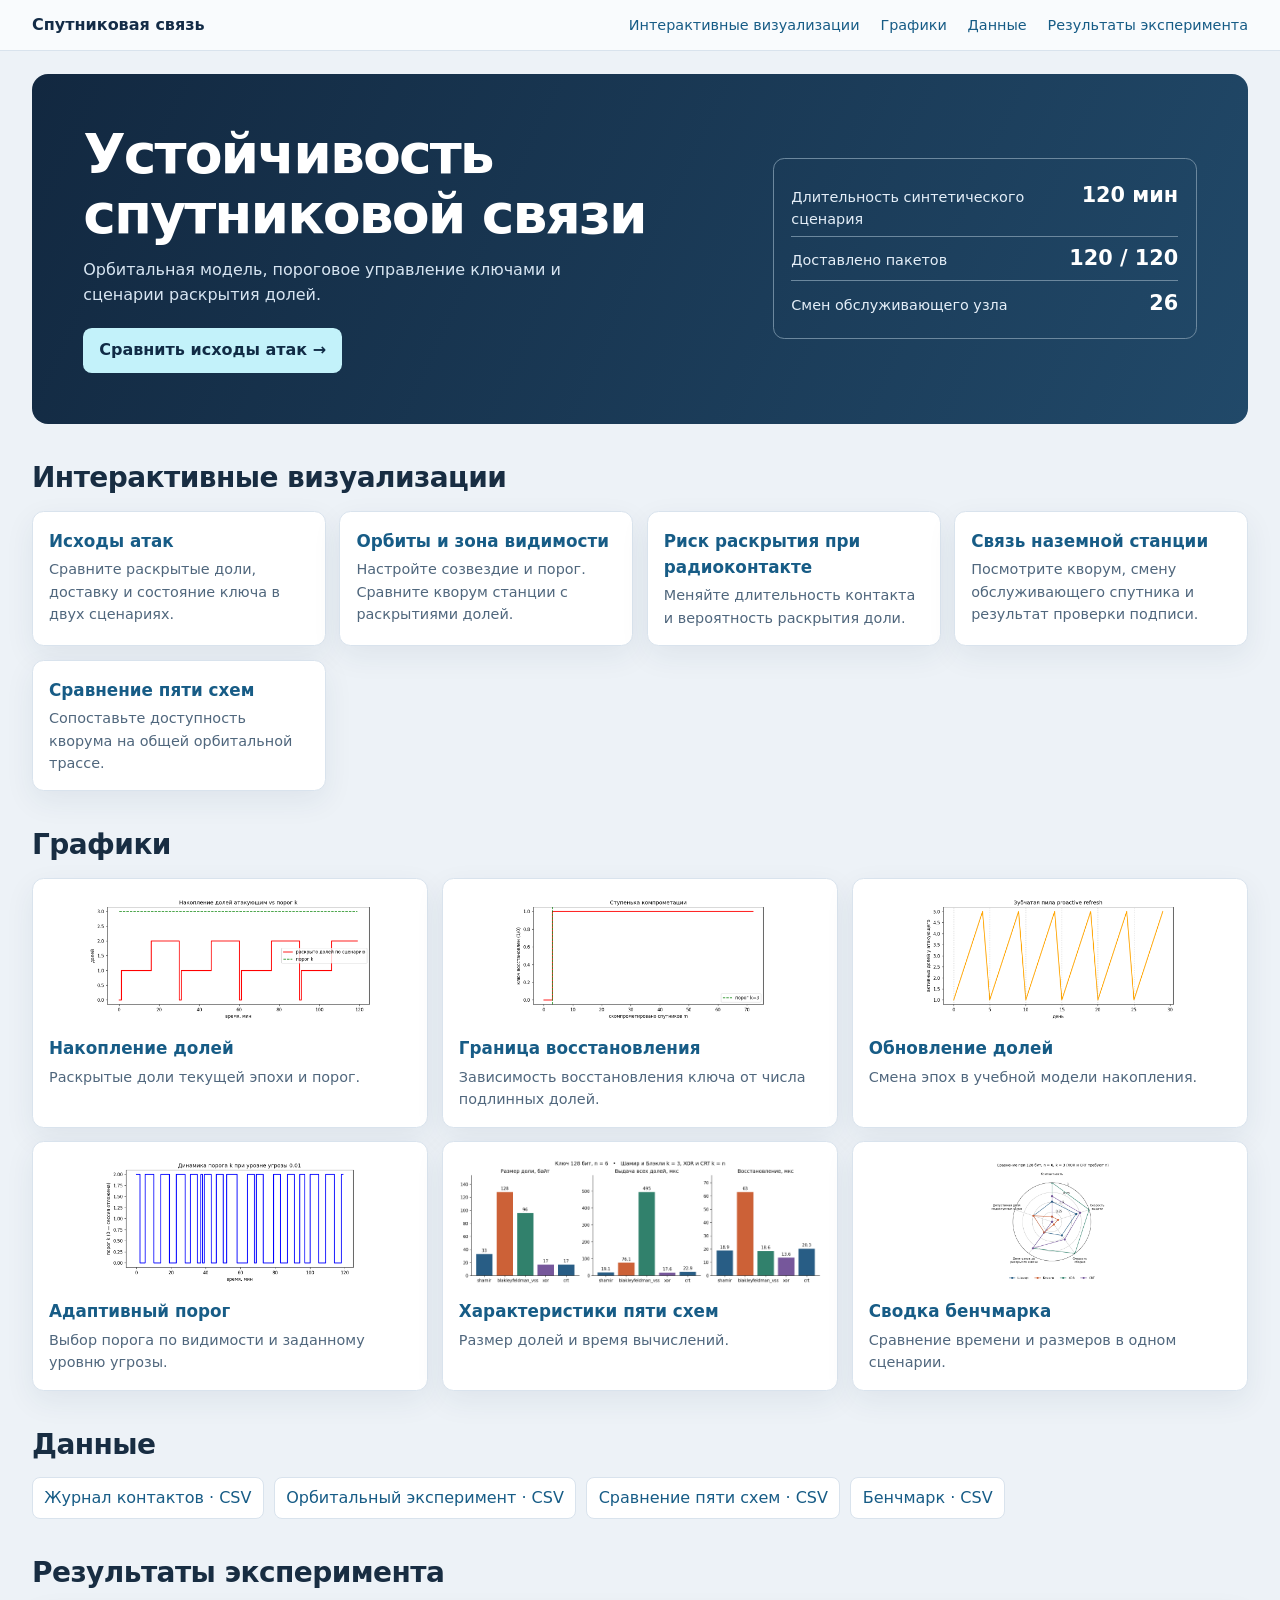
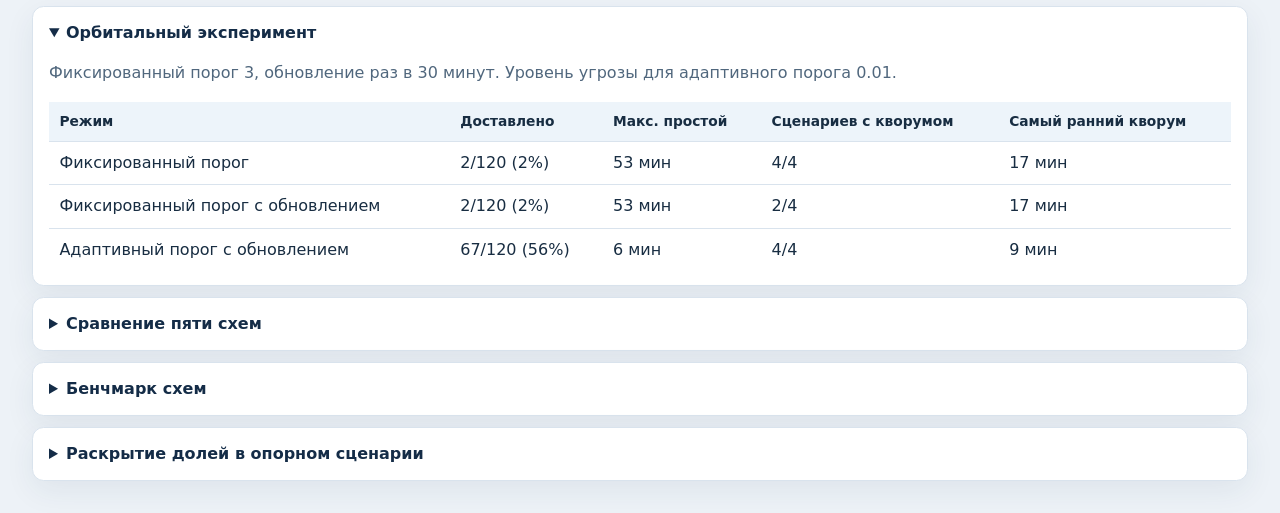
<file: src/satellite_key_management/index.html>
<!doctype html>
<html lang="ru">
<head>
<meta charset="utf-8">
<meta name="viewport" content="width=device-width, initial-scale=1">
<meta http-equiv="refresh" content="0; url=results/index.html">
<title>Спутниковая связь · Отчёт симуляции</title>
<link rel="stylesheet" href="results/report.css">
</head>
<body>
<main class="shell">
<header class="page-heading">
<h1>Устойчивость спутниковой связи</h1>
<p><a href="results/index.html">Открыть отчёт симуляции →</a></p>
</header>
</main>
</body>
</html>
</file>
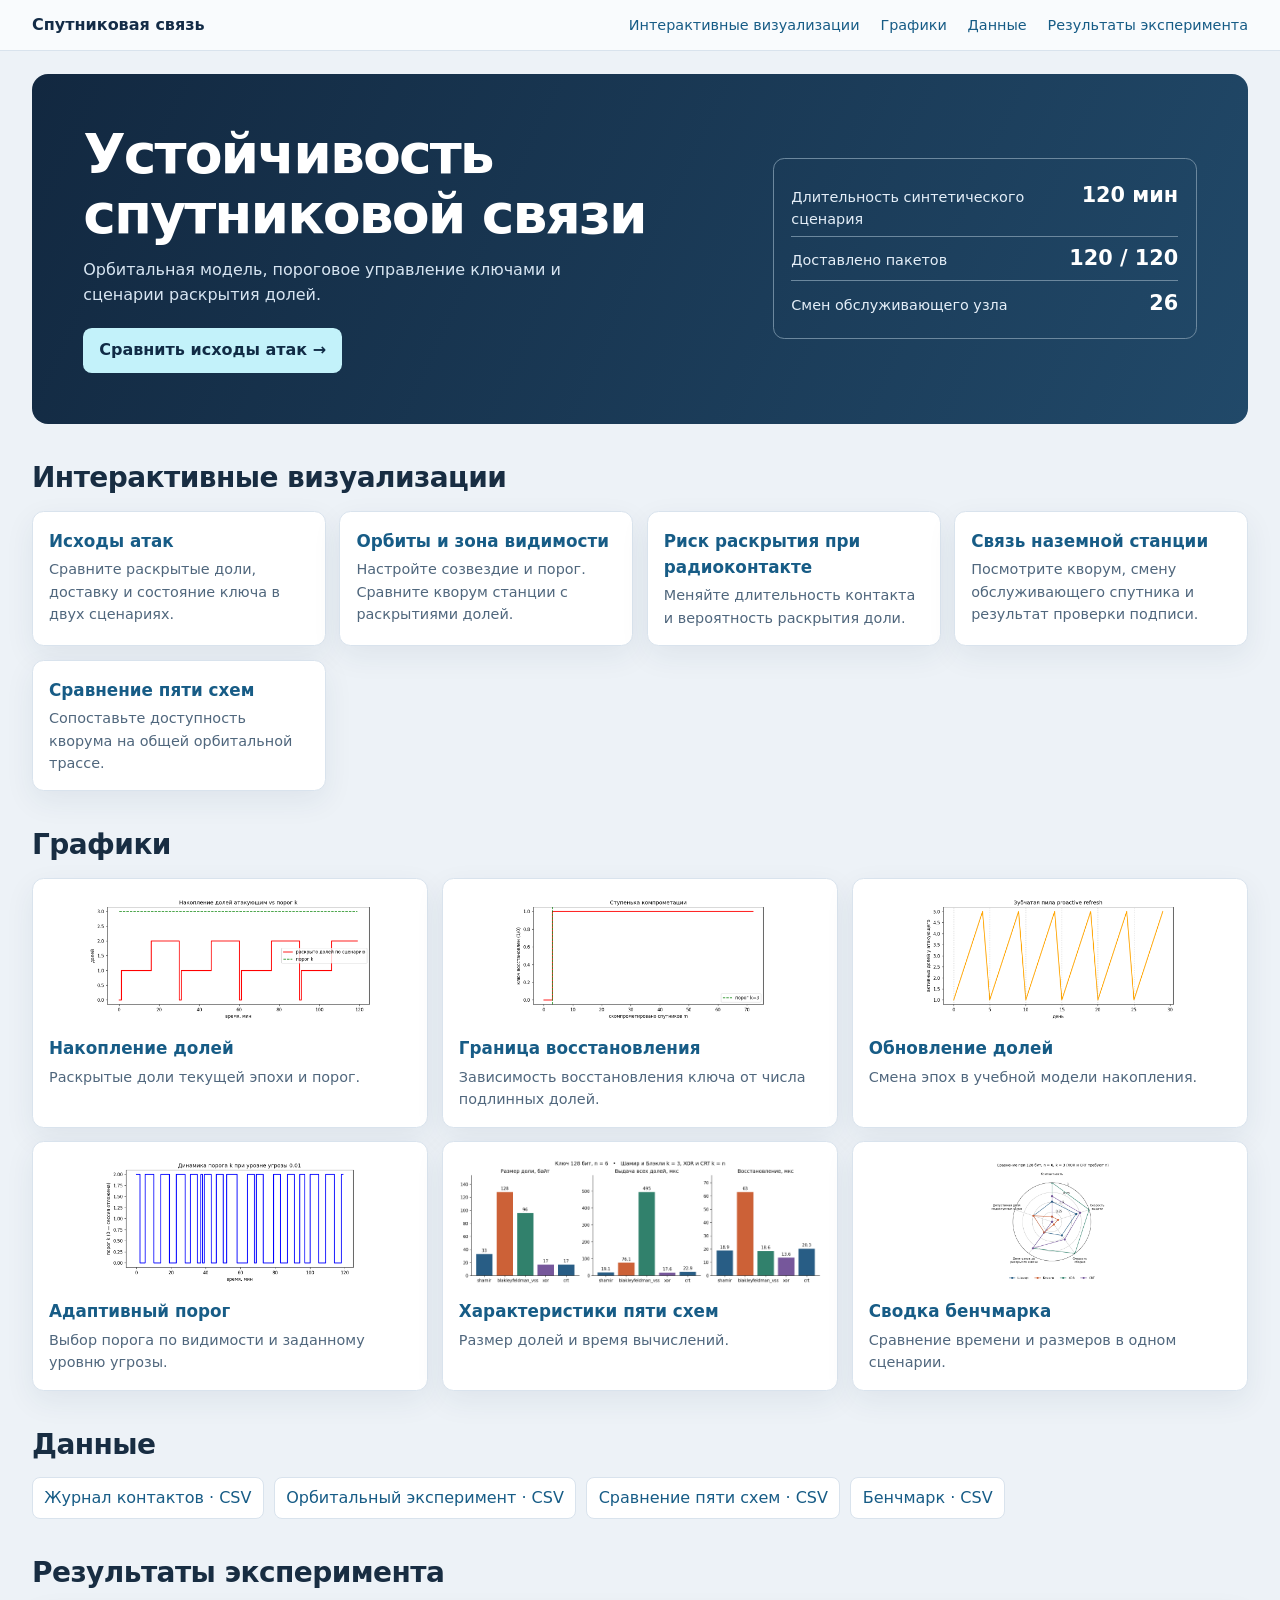
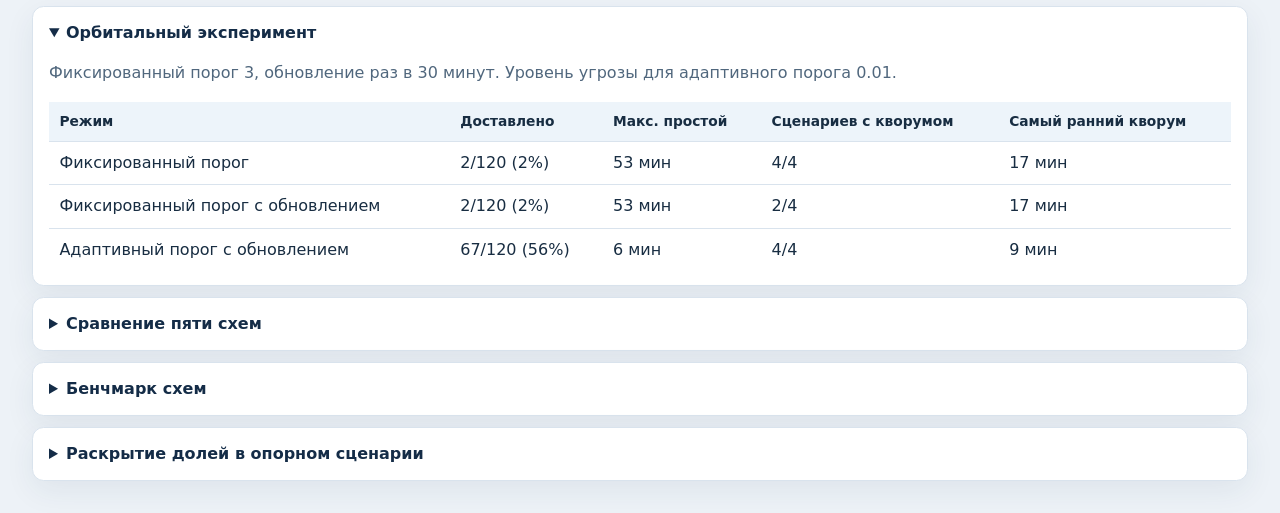
<file: src/satellite_key_management/results/index.html>
<!doctype html>
<html lang="ru">
<head>
<meta charset="utf-8">
<meta name="viewport" content="width=device-width, initial-scale=1">
<title>Спутниковая связь · Отчёт симуляции</title>
<link rel="stylesheet" href="report.css">
</head>
<body>
<header class="topbar"><div class="shell">
<strong>Спутниковая связь</strong><nav aria-label="Разделы отчёта"><a href="#views">Интерактивные визуализации</a><a href="#charts">Графики</a><a href="#data">Данные</a><a href="#results">Результаты эксперимента</a></nav>
</div></header>
<main class="shell report">
<header class="hero">
<div><h1>Устойчивость спутниковой связи</h1>
<p>Орбитальная модель, пороговое управление ключами и сценарии раскрытия долей.</p><a class="primary" href="metrics_dashboard.html">Сравнить исходы атак →</a></div>
<dl aria-label="Результаты синтетического сценария">
<div><dt>Длительность синтетического сценария</dt><dd>120 мин</dd></div>
<div><dt>Доставлено пакетов</dt><dd>120 / 120</dd></div>
<div><dt>Смен обслуживающего узла</dt><dd>26</dd></div>
</dl>
</header>
<section id="views"><h2>Интерактивные визуализации</h2><div class="card-grid"><a class="card" href="metrics_dashboard.html"><strong>Исходы атак</strong><span>Сравните раскрытые доли, доставку и состояние ключа в двух сценариях.</span></a>
<a class="card" href="simulation_3d.html"><strong>Орбиты и зона видимости</strong><span>Настройте созвездие и порог. Сравните кворум станции с раскрытиями долей.</span></a>
<a class="card" href="contact_risk.html"><strong>Риск раскрытия при радиоконтакте</strong><span>Меняйте длительность контакта и вероятность раскрытия доли.</span></a>
<a class="card" href="contacts.html"><strong>Связь наземной станции</strong><span>Посмотрите кворум, смену обслуживающего спутника и результат проверки подписи.</span></a>
<a class="card" href="schemes_on_leo_live.html"><strong>Сравнение пяти схем</strong><span>Сопоставьте доступность кворума на общей орбитальной трассе.</span></a></div></section><section id="charts"><h2>Графики</h2><div class="card-grid gallery"><a class="card" href="attacker_accumulation.png"><img src="attacker_accumulation.png" alt="" loading="lazy"><strong>Накопление долей</strong><span>Раскрытые доли текущей эпохи и порог.</span></a>
<a class="card" href="compromise_step.png"><img src="compromise_step.png" alt="" loading="lazy"><strong>Граница восстановления</strong><span>Зависимость восстановления ключа от числа подлинных долей.</span></a>
<a class="card" href="refresh.png"><img src="refresh.png" alt="" loading="lazy"><strong>Обновление долей</strong><span>Смена эпох в учебной модели накопления.</span></a>
<a class="card" href="dynamic_k.png"><img src="dynamic_k.png" alt="" loading="lazy"><strong>Адаптивный порог</strong><span>Выбор порога по видимости и заданному уровню угрозы.</span></a>
<a class="card" href="schemes_on_leo.png"><img src="schemes_on_leo.png" alt="" loading="lazy"><strong>Характеристики пяти схем</strong><span>Размер долей и время вычислений.</span></a>
<a class="card" href="radar.png"><img src="radar.png" alt="" loading="lazy"><strong>Сводка бенчмарка</strong><span>Сравнение времени и размеров в одном сценарии.</span></a></div></section><section id="data"><h2>Данные</h2><ul class="data-links"><li><a href="contacts.csv">Журнал контактов · CSV</a></li><li><a href="orbital_experiment.csv">Орбитальный эксперимент · CSV</a></li><li><a href="schemes_on_leo.csv">Сравнение пяти схем · CSV</a></li><li><a href="benchmark.csv">Бенчмарк · CSV</a></li></ul></section><section id="results"><h2>Результаты эксперимента</h2><details class="table-card" open>
<summary>Орбитальный эксперимент</summary><p>Фиксированный порог 3, обновление раз в 30 минут. Уровень угрозы для адаптивного порога 0.01.</p>
<div class="table-scroll"><table>
<thead><tr><th scope="col">Режим</th><th scope="col">Доставлено</th><th scope="col">Макс. простой</th><th scope="col">Сценариев с кворумом</th><th scope="col">Самый ранний кворум</th></tr></thead><tbody><tr><td>Фиксированный порог</td><td>2/120 (2%)</td><td>53 мин</td><td>4/4</td><td>17 мин</td></tr><tr><td>Фиксированный порог с обновлением</td><td>2/120 (2%)</td><td>53 мин</td><td>2/4</td><td>17 мин</td></tr><tr><td>Адаптивный порог с обновлением</td><td>67/120 (56%)</td><td>6 мин</td><td>4/4</td><td>9 мин</td></tr></tbody>
</table></div>
</details><details class="table-card">
<summary>Сравнение пяти схем</summary>
<div class="table-scroll"><table>
<thead><tr><th scope="col">Схема</th><th scope="col">k</th><th scope="col">Доля, байт</th><th scope="col">Выдача, мкс</th><th scope="col">Восстановление, мкс</th></tr></thead><tbody><tr><td>shamir</td><td>3</td><td>33.0</td><td>19.1</td><td>18.9</td></tr><tr><td>blakley</td><td>3</td><td>128.0</td><td>76.1</td><td>63.0</td></tr><tr><td>feldman_vss</td><td>3</td><td>96.0</td><td>494.5</td><td>18.6</td></tr><tr><td>xor</td><td>6</td><td>17.0</td><td>17.6</td><td>13.6</td></tr><tr><td>crt</td><td>6</td><td>17.0</td><td>22.9</td><td>20.3</td></tr></tbody>
</table></div>
</details><details class="table-card">
<summary>Бенчмарк схем</summary>
<div class="table-scroll"><table>
<thead><tr><th scope="col">Схема</th><th scope="col">Бит</th><th scope="col">n</th><th scope="col">k</th><th scope="col">Доля, байт</th><th scope="col">Выдача, мкс</th><th scope="col">Восстановление, мкс</th></tr></thead><tbody><tr><td>Шамир</td><td>128</td><td>6</td><td>3</td><td>33.0</td><td>19.7</td><td>17.6</td></tr><tr><td>Блэкли</td><td>128</td><td>6</td><td>3</td><td>128.0</td><td>78.3</td><td>91.5</td></tr><tr><td>XOR</td><td>128</td><td>6</td><td>6</td><td>17.0</td><td>12.8</td><td>7.5</td></tr><tr><td>CRT</td><td>128</td><td>6</td><td>6</td><td>26.0</td><td>16.9</td><td>13.6</td></tr></tbody>
</table></div>
</details><details class="table-card">
<summary>Раскрытие долей в опорном сценарии</summary>
<div class="table-scroll"><table>
<thead><tr><th scope="col">Показатель</th><th scope="col">Результат</th></tr></thead><tbody><tr><td>Первый кворум из раскрытых долей</td><td>За время прогона не достигнут</td></tr><tr><td>Состояние ключа в конце</td><td>Кворум ниже порога</td></tr><tr><td>Доля отсчётов с видимостью и накопленным кворумом</td><td>0%</td></tr><tr><td>Обновлений долей</td><td>3</td></tr></tbody>
</table></div>
</details></section>
</main>
</body>
</html>
</file>
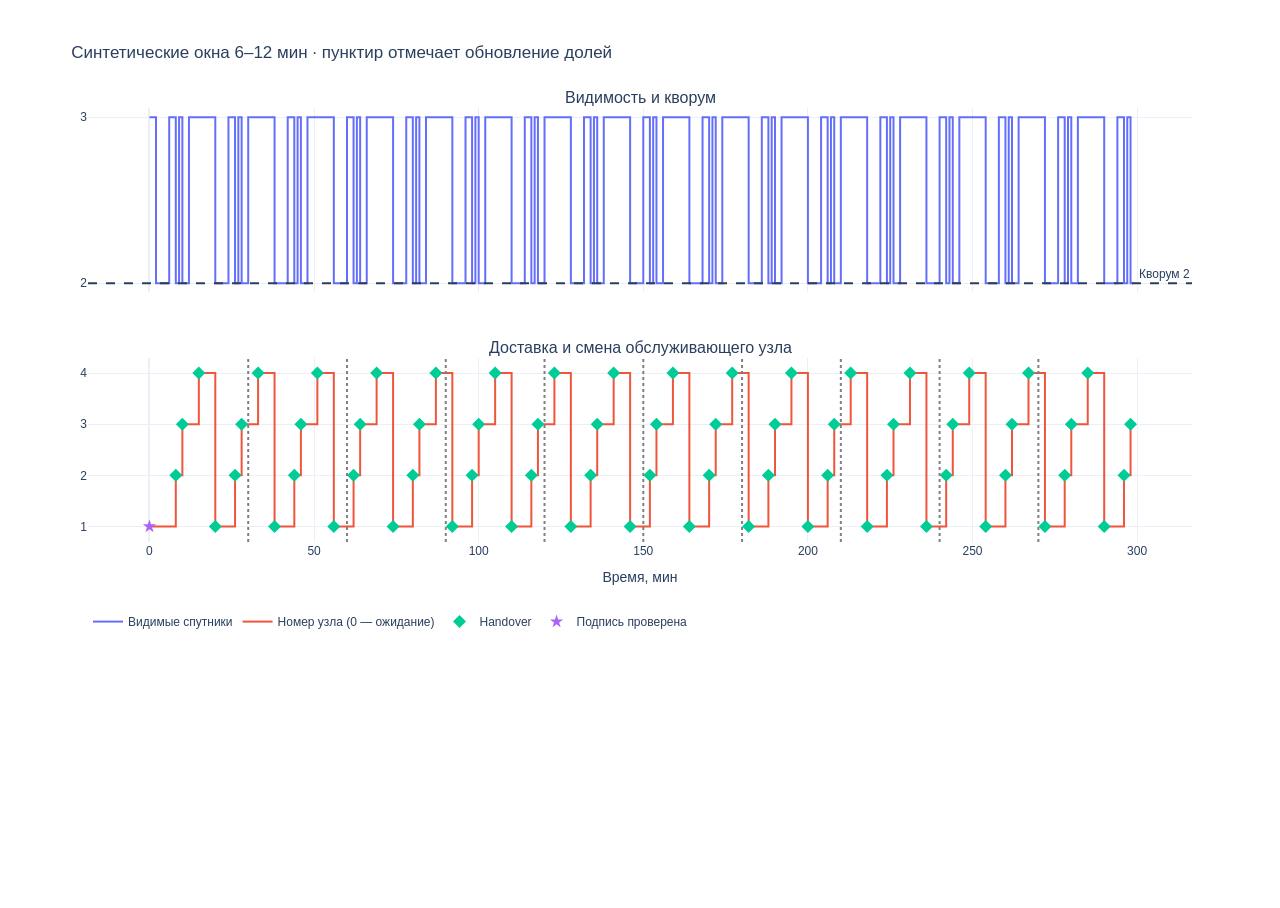
<file: src/satellite_key_management/contacts.html>
<!doctype html>
<html>
<head>
    <meta charset="utf-8" />
    <style>html, body {height: 100%;}</style>
</head>
<body>
    <div style="height:640px; width:100%;">                        <script>window.PlotlyConfig = {MathJaxConfig: 'local'};</script>
        <script charset="utf-8" src="plotly.min.js"></script>                <div id="41b4325d-3aac-4896-87aa-5078a81bf815" class="plotly-graph-div" style="height:100%; width:100%;"></div>            <script>                window.PLOTLYENV=window.PLOTLYENV || {};                                if (document.getElementById("41b4325d-3aac-4896-87aa-5078a81bf815")) {                    Plotly.newPlot(                        "41b4325d-3aac-4896-87aa-5078a81bf815",                        [{"line":{"shape":"hv"},"mode":"lines","name":"\u0412\u0438\u0434\u0438\u043c\u044b\u0435 \u0441\u043f\u0443\u0442\u043d\u0438\u043a\u0438","x":[0,1,2,3,4,5,6,7,8,9,10,11,12,13,14,15,16,17,18,19,20,21,22,23,24,25,26,27,28,29,30,31,32,33,34,35,36,37,38,39,40,41,42,43,44,45,46,47,48,49,50,51,52,53,54,55,56,57,58,59,60,61,62,63,64,65,66,67,68,69,70,71,72,73,74,75,76,77,78,79,80,81,82,83,84,85,86,87,88,89,90,91,92,93,94,95,96,97,98,99,100,101,102,103,104,105,106,107,108,109,110,111,112,113,114,115,116,117,118,119,120,121,122,123,124,125,126,127,128,129,130,131,132,133,134,135,136,137,138,139,140,141,142,143,144,145,146,147,148,149,150,151,152,153,154,155,156,157,158,159,160,161,162,163,164,165,166,167,168,169,170,171,172,173,174,175,176,177,178,179,180,181,182,183,184,185,186,187,188,189,190,191,192,193,194,195,196,197,198,199,200,201,202,203,204,205,206,207,208,209,210,211,212,213,214,215,216,217,218,219,220,221,222,223,224,225,226,227,228,229,230,231,232,233,234,235,236,237,238,239,240,241,242,243,244,245,246,247,248,249,250,251,252,253,254,255,256,257,258,259,260,261,262,263,264,265,266,267,268,269,270,271,272,273,274,275,276,277,278,279,280,281,282,283,284,285,286,287,288,289,290,291,292,293,294,295,296,297,298,299],"y":[3,3,2,2,2,2,3,3,2,3,2,2,3,3,3,3,3,3,3,3,2,2,2,2,3,3,2,3,2,2,3,3,3,3,3,3,3,3,2,2,2,2,3,3,2,3,2,2,3,3,3,3,3,3,3,3,2,2,2,2,3,3,2,3,2,2,3,3,3,3,3,3,3,3,2,2,2,2,3,3,2,3,2,2,3,3,3,3,3,3,3,3,2,2,2,2,3,3,2,3,2,2,3,3,3,3,3,3,3,3,2,2,2,2,3,3,2,3,2,2,3,3,3,3,3,3,3,3,2,2,2,2,3,3,2,3,2,2,3,3,3,3,3,3,3,3,2,2,2,2,3,3,2,3,2,2,3,3,3,3,3,3,3,3,2,2,2,2,3,3,2,3,2,2,3,3,3,3,3,3,3,3,2,2,2,2,3,3,2,3,2,2,3,3,3,3,3,3,3,3,2,2,2,2,3,3,2,3,2,2,3,3,3,3,3,3,3,3,2,2,2,2,3,3,2,3,2,2,3,3,3,3,3,3,3,3,2,2,2,2,3,3,2,3,2,2,3,3,3,3,3,3,3,3,2,2,2,2,3,3,2,3,2,2,3,3,3,3,3,3,3,3,2,2,2,2,3,3,2,3,2,2,3,3,3,3,3,3,3,3,2,2,2,2,3,3,2,3,2,2],"type":"scatter","xaxis":"x","yaxis":"y"},{"line":{"shape":"hv"},"mode":"lines","name":"\u041d\u043e\u043c\u0435\u0440 \u0443\u0437\u043b\u0430 (0 \u2014 \u043e\u0436\u0438\u0434\u0430\u043d\u0438\u0435)","x":[0,1,2,3,4,5,6,7,8,9,10,11,12,13,14,15,16,17,18,19,20,21,22,23,24,25,26,27,28,29,30,31,32,33,34,35,36,37,38,39,40,41,42,43,44,45,46,47,48,49,50,51,52,53,54,55,56,57,58,59,60,61,62,63,64,65,66,67,68,69,70,71,72,73,74,75,76,77,78,79,80,81,82,83,84,85,86,87,88,89,90,91,92,93,94,95,96,97,98,99,100,101,102,103,104,105,106,107,108,109,110,111,112,113,114,115,116,117,118,119,120,121,122,123,124,125,126,127,128,129,130,131,132,133,134,135,136,137,138,139,140,141,142,143,144,145,146,147,148,149,150,151,152,153,154,155,156,157,158,159,160,161,162,163,164,165,166,167,168,169,170,171,172,173,174,175,176,177,178,179,180,181,182,183,184,185,186,187,188,189,190,191,192,193,194,195,196,197,198,199,200,201,202,203,204,205,206,207,208,209,210,211,212,213,214,215,216,217,218,219,220,221,222,223,224,225,226,227,228,229,230,231,232,233,234,235,236,237,238,239,240,241,242,243,244,245,246,247,248,249,250,251,252,253,254,255,256,257,258,259,260,261,262,263,264,265,266,267,268,269,270,271,272,273,274,275,276,277,278,279,280,281,282,283,284,285,286,287,288,289,290,291,292,293,294,295,296,297,298,299],"y":[1,1,1,1,1,1,1,1,2,2,3,3,3,3,3,4,4,4,4,4,1,1,1,1,1,1,2,2,3,3,3,3,3,4,4,4,4,4,1,1,1,1,1,1,2,2,3,3,3,3,3,4,4,4,4,4,1,1,1,1,1,1,2,2,3,3,3,3,3,4,4,4,4,4,1,1,1,1,1,1,2,2,3,3,3,3,3,4,4,4,4,4,1,1,1,1,1,1,2,2,3,3,3,3,3,4,4,4,4,4,1,1,1,1,1,1,2,2,3,3,3,3,3,4,4,4,4,4,1,1,1,1,1,1,2,2,3,3,3,3,3,4,4,4,4,4,1,1,1,1,1,1,2,2,3,3,3,3,3,4,4,4,4,4,1,1,1,1,1,1,2,2,3,3,3,3,3,4,4,4,4,4,1,1,1,1,1,1,2,2,3,3,3,3,3,4,4,4,4,4,1,1,1,1,1,1,2,2,3,3,3,3,3,4,4,4,4,4,1,1,1,1,1,1,2,2,3,3,3,3,3,4,4,4,4,4,1,1,1,1,1,1,2,2,3,3,3,3,3,4,4,4,4,4,1,1,1,1,1,1,2,2,3,3,3,3,3,4,4,4,4,4,1,1,1,1,1,1,2,2,3,3,3,3,3,4,4,4,4,4,1,1,1,1,1,1,2,2,3,3],"type":"scatter","xaxis":"x2","yaxis":"y2"},{"marker":{"size":10,"symbol":"diamond"},"mode":"markers","name":"Handover","x":[8,10,15,20,26,28,33,38,44,46,51,56,62,64,69,74,80,82,87,92,98,100,105,110,116,118,123,128,134,136,141,146,152,154,159,164,170,172,177,182,188,190,195,200,206,208,213,218,224,226,231,236,242,244,249,254,260,262,267,272,278,280,285,290,296,298],"y":[2,3,4,1,2,3,4,1,2,3,4,1,2,3,4,1,2,3,4,1,2,3,4,1,2,3,4,1,2,3,4,1,2,3,4,1,2,3,4,1,2,3,4,1,2,3,4,1,2,3,4,1,2,3,4,1,2,3,4,1,2,3,4,1,2,3],"type":"scatter","xaxis":"x2","yaxis":"y2"},{"marker":{"size":10,"symbol":"star"},"mode":"markers","name":"\u041f\u043e\u0434\u043f\u0438\u0441\u044c \u043f\u0440\u043e\u0432\u0435\u0440\u0435\u043d\u0430","x":[0],"y":[1],"type":"scatter","xaxis":"x2","yaxis":"y2"}],                        {"template":{"data":{"barpolar":[{"marker":{"line":{"color":"white","width":0.5},"pattern":{"fillmode":"overlay","size":10,"solidity":0.2}},"type":"barpolar"}],"bar":[{"error_x":{"color":"#2a3f5f"},"error_y":{"color":"#2a3f5f"},"marker":{"line":{"color":"white","width":0.5},"pattern":{"fillmode":"overlay","size":10,"solidity":0.2}},"type":"bar"}],"carpet":[{"aaxis":{"endlinecolor":"#2a3f5f","gridcolor":"#C8D4E3","linecolor":"#C8D4E3","minorgridcolor":"#C8D4E3","startlinecolor":"#2a3f5f"},"baxis":{"endlinecolor":"#2a3f5f","gridcolor":"#C8D4E3","linecolor":"#C8D4E3","minorgridcolor":"#C8D4E3","startlinecolor":"#2a3f5f"},"type":"carpet"}],"choropleth":[{"colorbar":{"outlinewidth":0,"ticks":""},"type":"choropleth"}],"contourcarpet":[{"colorbar":{"outlinewidth":0,"ticks":""},"type":"contourcarpet"}],"contour":[{"colorbar":{"outlinewidth":0,"ticks":""},"colorscale":[[0.0,"#0d0887"],[0.1111111111111111,"#46039f"],[0.2222222222222222,"#7201a8"],[0.3333333333333333,"#9c179e"],[0.4444444444444444,"#bd3786"],[0.5555555555555556,"#d8576b"],[0.6666666666666666,"#ed7953"],[0.7777777777777778,"#fb9f3a"],[0.8888888888888888,"#fdca26"],[1.0,"#f0f921"]],"type":"contour"}],"heatmap":[{"colorbar":{"outlinewidth":0,"ticks":""},"colorscale":[[0.0,"#0d0887"],[0.1111111111111111,"#46039f"],[0.2222222222222222,"#7201a8"],[0.3333333333333333,"#9c179e"],[0.4444444444444444,"#bd3786"],[0.5555555555555556,"#d8576b"],[0.6666666666666666,"#ed7953"],[0.7777777777777778,"#fb9f3a"],[0.8888888888888888,"#fdca26"],[1.0,"#f0f921"]],"type":"heatmap"}],"histogram2dcontour":[{"colorbar":{"outlinewidth":0,"ticks":""},"colorscale":[[0.0,"#0d0887"],[0.1111111111111111,"#46039f"],[0.2222222222222222,"#7201a8"],[0.3333333333333333,"#9c179e"],[0.4444444444444444,"#bd3786"],[0.5555555555555556,"#d8576b"],[0.6666666666666666,"#ed7953"],[0.7777777777777778,"#fb9f3a"],[0.8888888888888888,"#fdca26"],[1.0,"#f0f921"]],"type":"histogram2dcontour"}],"histogram2d":[{"colorbar":{"outlinewidth":0,"ticks":""},"colorscale":[[0.0,"#0d0887"],[0.1111111111111111,"#46039f"],[0.2222222222222222,"#7201a8"],[0.3333333333333333,"#9c179e"],[0.4444444444444444,"#bd3786"],[0.5555555555555556,"#d8576b"],[0.6666666666666666,"#ed7953"],[0.7777777777777778,"#fb9f3a"],[0.8888888888888888,"#fdca26"],[1.0,"#f0f921"]],"type":"histogram2d"}],"histogram":[{"marker":{"pattern":{"fillmode":"overlay","size":10,"solidity":0.2}},"type":"histogram"}],"mesh3d":[{"colorbar":{"outlinewidth":0,"ticks":""},"type":"mesh3d"}],"parcoords":[{"line":{"colorbar":{"outlinewidth":0,"ticks":""}},"type":"parcoords"}],"pie":[{"automargin":true,"type":"pie"}],"scatter3d":[{"line":{"colorbar":{"outlinewidth":0,"ticks":""}},"marker":{"colorbar":{"outlinewidth":0,"ticks":""}},"type":"scatter3d"}],"scattercarpet":[{"marker":{"colorbar":{"outlinewidth":0,"ticks":""}},"type":"scattercarpet"}],"scattergeo":[{"marker":{"colorbar":{"outlinewidth":0,"ticks":""}},"type":"scattergeo"}],"scattergl":[{"marker":{"colorbar":{"outlinewidth":0,"ticks":""}},"type":"scattergl"}],"scattermap":[{"marker":{"colorbar":{"outlinewidth":0,"ticks":""}},"type":"scattermap"}],"scatterpolargl":[{"marker":{"colorbar":{"outlinewidth":0,"ticks":""}},"type":"scatterpolargl"}],"scatterpolar":[{"marker":{"colorbar":{"outlinewidth":0,"ticks":""}},"type":"scatterpolar"}],"scatter":[{"fillpattern":{"fillmode":"overlay","size":10,"solidity":0.2},"type":"scatter"}],"scatterternary":[{"marker":{"colorbar":{"outlinewidth":0,"ticks":""}},"type":"scatterternary"}],"surface":[{"colorbar":{"outlinewidth":0,"ticks":""},"colorscale":[[0.0,"#0d0887"],[0.1111111111111111,"#46039f"],[0.2222222222222222,"#7201a8"],[0.3333333333333333,"#9c179e"],[0.4444444444444444,"#bd3786"],[0.5555555555555556,"#d8576b"],[0.6666666666666666,"#ed7953"],[0.7777777777777778,"#fb9f3a"],[0.8888888888888888,"#fdca26"],[1.0,"#f0f921"]],"type":"surface"}],"table":[{"cells":{"fill":{"color":"#EBF0F8"},"line":{"color":"white"}},"header":{"fill":{"color":"#C8D4E3"},"line":{"color":"white"}},"type":"table"}]},"layout":{"annotationdefaults":{"arrowcolor":"#2a3f5f","arrowhead":0,"arrowwidth":1},"autotypenumbers":"strict","coloraxis":{"colorbar":{"outlinewidth":0,"ticks":""}},"colorscale":{"diverging":[[0,"#8e0152"],[0.1,"#c51b7d"],[0.2,"#de77ae"],[0.3,"#f1b6da"],[0.4,"#fde0ef"],[0.5,"#f7f7f7"],[0.6,"#e6f5d0"],[0.7,"#b8e186"],[0.8,"#7fbc41"],[0.9,"#4d9221"],[1,"#276419"]],"sequential":[[0.0,"#0d0887"],[0.1111111111111111,"#46039f"],[0.2222222222222222,"#7201a8"],[0.3333333333333333,"#9c179e"],[0.4444444444444444,"#bd3786"],[0.5555555555555556,"#d8576b"],[0.6666666666666666,"#ed7953"],[0.7777777777777778,"#fb9f3a"],[0.8888888888888888,"#fdca26"],[1.0,"#f0f921"]],"sequentialminus":[[0.0,"#0d0887"],[0.1111111111111111,"#46039f"],[0.2222222222222222,"#7201a8"],[0.3333333333333333,"#9c179e"],[0.4444444444444444,"#bd3786"],[0.5555555555555556,"#d8576b"],[0.6666666666666666,"#ed7953"],[0.7777777777777778,"#fb9f3a"],[0.8888888888888888,"#fdca26"],[1.0,"#f0f921"]]},"colorway":["#636efa","#EF553B","#00cc96","#ab63fa","#FFA15A","#19d3f3","#FF6692","#B6E880","#FF97FF","#FECB52"],"font":{"color":"#2a3f5f"},"geo":{"bgcolor":"white","lakecolor":"white","landcolor":"white","showlakes":true,"showland":true,"subunitcolor":"#C8D4E3"},"hoverlabel":{"align":"left"},"hovermode":"closest","paper_bgcolor":"white","plot_bgcolor":"white","polar":{"angularaxis":{"gridcolor":"#EBF0F8","linecolor":"#EBF0F8","ticks":""},"bgcolor":"white","radialaxis":{"gridcolor":"#EBF0F8","linecolor":"#EBF0F8","ticks":""}},"scene":{"xaxis":{"backgroundcolor":"white","gridcolor":"#DFE8F3","gridwidth":2,"linecolor":"#EBF0F8","showbackground":true,"ticks":"","zerolinecolor":"#EBF0F8"},"yaxis":{"backgroundcolor":"white","gridcolor":"#DFE8F3","gridwidth":2,"linecolor":"#EBF0F8","showbackground":true,"ticks":"","zerolinecolor":"#EBF0F8"},"zaxis":{"backgroundcolor":"white","gridcolor":"#DFE8F3","gridwidth":2,"linecolor":"#EBF0F8","showbackground":true,"ticks":"","zerolinecolor":"#EBF0F8"}},"shapedefaults":{"line":{"color":"#2a3f5f"}},"ternary":{"aaxis":{"gridcolor":"#DFE8F3","linecolor":"#A2B1C6","ticks":""},"baxis":{"gridcolor":"#DFE8F3","linecolor":"#A2B1C6","ticks":""},"bgcolor":"white","caxis":{"gridcolor":"#DFE8F3","linecolor":"#A2B1C6","ticks":""}},"title":{"x":0.05},"xaxis":{"automargin":true,"gridcolor":"#EBF0F8","linecolor":"#EBF0F8","ticks":"","title":{"standoff":15},"zerolinecolor":"#EBF0F8","zerolinewidth":2},"yaxis":{"automargin":true,"gridcolor":"#EBF0F8","linecolor":"#EBF0F8","ticks":"","title":{"standoff":15},"zerolinecolor":"#EBF0F8","zerolinewidth":2}}},"xaxis":{"anchor":"y","domain":[0.0,1.0],"matches":"x2","showticklabels":false},"yaxis":{"anchor":"x","domain":[0.575,1.0],"dtick":1},"xaxis2":{"anchor":"y2","domain":[0.0,1.0],"title":{"text":"\u0412\u0440\u0435\u043c\u044f, \u043c\u0438\u043d"}},"yaxis2":{"anchor":"x2","domain":[0.0,0.425],"dtick":1},"annotations":[{"font":{"size":16},"showarrow":false,"text":"\u0412\u0438\u0434\u0438\u043c\u043e\u0441\u0442\u044c \u0438 \u043a\u0432\u043e\u0440\u0443\u043c","x":0.5,"xanchor":"center","xref":"paper","y":1.0,"yanchor":"bottom","yref":"paper"},{"font":{"size":16},"showarrow":false,"text":"\u0414\u043e\u0441\u0442\u0430\u0432\u043a\u0430 \u0438 \u0441\u043c\u0435\u043d\u0430 \u043e\u0431\u0441\u043b\u0443\u0436\u0438\u0432\u0430\u044e\u0449\u0435\u0433\u043e \u0443\u0437\u043b\u0430","x":0.5,"xanchor":"center","xref":"paper","y":0.425,"yanchor":"bottom","yref":"paper"},{"showarrow":false,"text":"\u041a\u0432\u043e\u0440\u0443\u043c 2","x":1,"xanchor":"right","xref":"x domain","y":2,"yanchor":"bottom","yref":"y"}],"shapes":[{"line":{"dash":"dash"},"type":"line","x0":0,"x1":1,"xref":"x domain","y0":2,"y1":2,"yref":"y"},{"line":{"color":"gray","dash":"dot"},"type":"line","x0":30,"x1":30,"xref":"x2","y0":0,"y1":1,"yref":"y2 domain"},{"line":{"color":"gray","dash":"dot"},"type":"line","x0":60,"x1":60,"xref":"x2","y0":0,"y1":1,"yref":"y2 domain"},{"line":{"color":"gray","dash":"dot"},"type":"line","x0":90,"x1":90,"xref":"x2","y0":0,"y1":1,"yref":"y2 domain"},{"line":{"color":"gray","dash":"dot"},"type":"line","x0":120,"x1":120,"xref":"x2","y0":0,"y1":1,"yref":"y2 domain"},{"line":{"color":"gray","dash":"dot"},"type":"line","x0":150,"x1":150,"xref":"x2","y0":0,"y1":1,"yref":"y2 domain"},{"line":{"color":"gray","dash":"dot"},"type":"line","x0":180,"x1":180,"xref":"x2","y0":0,"y1":1,"yref":"y2 domain"},{"line":{"color":"gray","dash":"dot"},"type":"line","x0":210,"x1":210,"xref":"x2","y0":0,"y1":1,"yref":"y2 domain"},{"line":{"color":"gray","dash":"dot"},"type":"line","x0":240,"x1":240,"xref":"x2","y0":0,"y1":1,"yref":"y2 domain"},{"line":{"color":"gray","dash":"dot"},"type":"line","x0":270,"x1":270,"xref":"x2","y0":0,"y1":1,"yref":"y2 domain"}],"legend":{"orientation":"h","y":-0.15},"title":{"text":"\u0421\u0438\u043d\u0442\u0435\u0442\u0438\u0447\u0435\u0441\u043a\u0438\u0435 \u043e\u043a\u043d\u0430 6\u201312 \u043c\u0438\u043d \u00b7 \u043f\u0443\u043d\u043a\u0442\u0438\u0440 \u043e\u0442\u043c\u0435\u0447\u0430\u0435\u0442 \u043e\u0431\u043d\u043e\u0432\u043b\u0435\u043d\u0438\u0435 \u0434\u043e\u043b\u0435\u0439"},"height":640},                        {"responsive": true}                    )                };            </script>        </div>
</body>
</html>
</file>
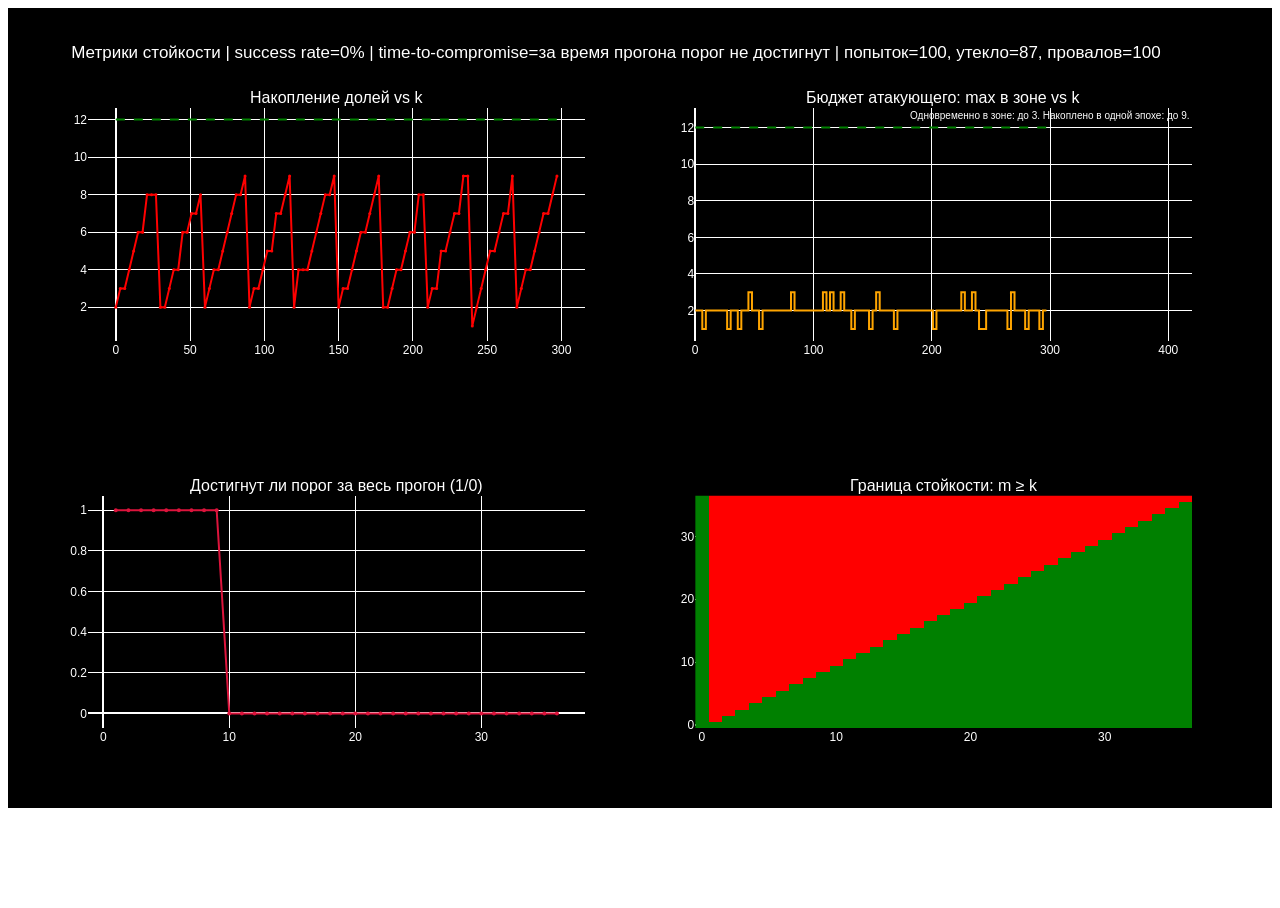
<file: src/satellite_key_management/metrics_dashboard.html>
<!doctype html>
<html>
<head>
    <meta charset="utf-8" />
    <style>html, body {height: 100%;}</style>
</head>
<body>
    <div style="height:800px; width:100%;">                        <script>window.PlotlyConfig = {MathJaxConfig: 'local'};</script>
        <script charset="utf-8" src="plotly.min.js"></script>                <div id="49e6216a-8487-4d9b-a1d9-8f341cc147a4" class="plotly-graph-div" style="height:100%; width:100%;"></div>            <script>                window.PLOTLYENV=window.PLOTLYENV || {};                                if (document.getElementById("49e6216a-8487-4d9b-a1d9-8f341cc147a4")) {                    Plotly.newPlot(                        "49e6216a-8487-4d9b-a1d9-8f341cc147a4",                        [{"line":{"color":"red"},"marker":{"size":3},"mode":"lines+markers","name":"\u0434\u043e\u043b\u0435\u0439 \u0443 GS","x":[0,3,6,9,12,15,18,21,24,27,30,33,36,39,42,45,48,51,54,57,60,63,66,69,72,75,78,81,84,87,90,93,96,99,102,105,108,111,114,117,120,123,126,129,132,135,138,141,144,147,150,153,156,159,162,165,168,171,174,177,180,183,186,189,192,195,198,201,204,207,210,213,216,219,222,225,228,231,234,237,240,243,246,249,252,255,258,261,264,267,270,273,276,279,282,285,288,291,294,297],"y":[2,3,3,4,5,6,6,8,8,8,2,2,3,4,4,6,6,7,7,8,2,3,4,4,5,6,7,8,8,9,2,3,3,4,5,5,7,7,8,9,2,4,4,4,5,6,7,8,8,9,2,3,3,4,5,6,6,7,8,9,2,2,3,4,4,5,6,6,8,8,2,3,3,5,5,6,7,7,9,9,1,2,3,4,5,5,6,7,7,9,2,3,4,4,5,6,7,7,8,9],"type":"scatter","xaxis":"x","yaxis":"y"},{"line":{"color":"green","dash":"dash"},"mode":"lines","name":"k=12","x":[0,300],"y":[12,12],"type":"scatter","xaxis":"x","yaxis":"y"},{"line":{"color":"orange","shape":"hv"},"mode":"lines","name":"\u0432 \u0437\u043e\u043d\u0435","x":[0,3,6,9,12,15,18,21,24,27,30,33,36,39,42,45,48,51,54,57,60,63,66,69,72,75,78,81,84,87,90,93,96,99,102,105,108,111,114,117,120,123,126,129,132,135,138,141,144,147,150,153,156,159,162,165,168,171,174,177,180,183,186,189,192,195,198,201,204,207,210,213,216,219,222,225,228,231,234,237,240,243,246,249,252,255,258,261,264,267,270,273,276,279,282,285,288,291,294,297],"y":[2,2,1,2,2,2,2,2,2,1,2,2,1,2,2,3,2,2,1,2,2,2,2,2,2,2,2,3,2,2,2,2,2,2,2,2,3,2,3,2,2,3,2,2,1,2,2,2,2,1,2,3,2,2,2,2,1,2,2,2,2,2,2,2,2,2,2,1,2,2,2,2,2,2,2,3,2,2,3,2,1,1,2,2,2,2,2,2,1,3,2,2,2,1,2,2,2,1,2,2],"type":"scatter","xaxis":"x2","yaxis":"y2"},{"line":{"color":"green","dash":"dash"},"mode":"lines","name":"k=12","x":[0,300],"y":[12,12],"type":"scatter","xaxis":"x2","yaxis":"y2"},{"line":{"color":"crimson"},"marker":{"size":4},"mode":"lines+markers","name":"\u043f\u043e\u0440\u043e\u0433 \u0434\u043e\u0441\u0442\u0438\u0433\u043d\u0443\u0442","x":[1,2,3,4,5,6,7,8,9,10,11,12,13,14,15,16,17,18,19,20,21,22,23,24,25,26,27,28,29,30,31,32,33,34,35,36],"y":[1,1,1,1,1,1,1,1,1,0,0,0,0,0,0,0,0,0,0,0,0,0,0,0,0,0,0,0,0,0,0,0,0,0,0,0],"type":"scatter","xaxis":"x3","yaxis":"y3"},{"colorscale":[[0,"green"],[1,"red"]],"name":"\u0441\u0442\u043e\u0439\u043a\u043e\u0441\u0442\u044c","showscale":false,"x":[0,1,2,3,4,5,6,7,8,9,10,11,12,13,14,15,16,17,18,19,20,21,22,23,24,25,26,27,28,29,30,31,32,33,34,35,36],"y":[0,1,2,3,4,5,6,7,8,9,10,11,12,13,14,15,16,17,18,19,20,21,22,23,24,25,26,27,28,29,30,31,32,33,34,35,36],"z":{"dtype":"f8","bdata":"[base64]\[base64]\[base64]\u002fAAAAAAAA8D8AAAAAAADwPwAAAAAAAPA\[base64]\[base64]\u002fAAAAAAAA8D8AAAAAAADwPwAAAAAAAPA\[base64]\u002fAAAAAAAA8D8AAAAAAADwPwAAAAAAAPA\u002fAAAAAAAA8D8AAAAAAADwPwAAAAAAAPA\[base64]\u002fAAAAAAAA8D8AAAAAAADwPwAAAAAAAPA\[base64]\u002fAAAAAAAA8D8AAAAAAADwPwAAAAAAAPA\u002fAAAAAAAA8D8AAAAAAADwPwAAAAAAAPA\[base64]\u002fAAAAAAAA8D8AAAAAAADwPwAAAAAAAPA\u002fAAAAAAAA8D8AAAAAAADwPwAAAAAAAPA\u002fAAAAAAAA8D8AAAAAAADwPwAAAAAAAPA\[base64]\u002fAAAAAAAA8D8AAAAAAADwPwAAAAAAAPA\u002fAAAAAAAA8D8AAAAAAADwPwAAAAAAAPA\[base64]\u002fAAAAAAAA8D8AAAAAAADwPwAAAAAAAPA\u002fAAAAAAAA8D8AAAAAAADwPwAAAAAAAPA\u002fAAAAAAAA8D8AAAAAAADwPwAAAAAAAPA\[base64]\u002fAAAAAAAA8D8AAAAAAADwPwAAAAAAAPA\u002fAAAAAAAA8D8AAAAAAADwPwAAAAAAAPA\u002fAAAAAAAA8D8AAAAAAADwPwAAAAAAAPA\u002fAAAAAAAA8D8AAAAAAADwPwAAAAAAAPA\[base64]\u002fAAAAAAAA8D8AAAAAAADwPwAAAAAAAPA\u002fAAAAAAAA8D8AAAAAAADwPwAAAAAAAPA\u002fAAAAAAAA8D8AAAAAAADwPwAAAAAAAPA\[base64]\u002fAAAAAAAA8D8AAAAAAADwPwAAAAAAAPA\u002fAAAAAAAA8D8AAAAAAADwPwAAAAAAAPA\u002fAAAAAAAA8D8AAAAAAADwPwAAAAAAAPA\u002fAAAAAAAA8D8AAAAAAADwPwAAAAAAAPA\[base64]\u002fAAAAAAAA8D8AAAAAAADwPwAAAAAAAPA\u002fAAAAAAAA8D8AAAAAAADwPwAAAAAAAPA\u002fAAAAAAAA8D8AAAAAAADwPwAAAAAAAPA\u002fAAAAAAAA8D8AAAAAAADwPwAAAAAAAPA\u002fAAAAAAAA8D8AAAAAAADwPwAAAAAAAPA\[base64]\u002fAAAAAAAA8D8AAAAAAADwPwAAAAAAAPA\u002fAAAAAAAA8D8AAAAAAADwPwAAAAAAAPA\u002fAAAAAAAA8D8AAAAAAADwPwAAAAAAAPA\u002fAAAAAAAA8D8AAAAAAADwPwAAAAAAAPA\[base64]\u002fAAAAAAAA8D8AAAAAAADwPwAAAAAAAPA\u002fAAAAAAAA8D8AAAAAAADwPwAAAAAAAPA\u002fAAAAAAAA8D8AAAAAAADwPwAAAAAAAPA\u002fAAAAAAAA8D8AAAAAAADwPwAAAAAAAPA\u002fAAAAAAAA8D8AAAAAAADwPwAAAAAAAPA\[base64]\u002fAAAAAAAA8D8AAAAAAADwPwAAAAAAAPA\u002fAAAAAAAA8D8AAAAAAADwPwAAAAAAAPA\u002fAAAAAAAA8D8AAAAAAADwPwAAAAAAAPA\u002fAAAAAAAA8D8AAAAAAADwPwAAAAAAAPA\u002fAAAAAAAA8D8AAAAAAADwPwAAAAAAAPA\u002fAAAAAAAA8D8AAAAAAADwPwAAAAAAAPA\[base64]\u002fAAAAAAAA8D8AAAAAAADwPwAAAAAAAPA\u002fAAAAAAAA8D8AAAAAAADwPwAAAAAAAPA\u002fAAAAAAAA8D8AAAAAAADwPwAAAAAAAPA\u002fAAAAAAAA8D8AAAAAAADwPwAAAAAAAPA\u002fAAAAAAAA8D8AAAAAAADwPwAAAAAAAPA\[base64]\u002fAAAAAAAA8D8AAAAAAADwPwAAAAAAAPA\u002fAAAAAAAA8D8AAAAAAADwPwAAAAAAAPA\u002fAAAAAAAA8D8AAAAAAADwPwAAAAAAAPA\u002fAAAAAAAA8D8AAAAAAADwPwAAAAAAAPA\u002fAAAAAAAA8D8AAAAAAADwPwAAAAAAAPA\u002fAAAAAAAA8D8AAAAAAADwPwAAAAAAAPA\u002fAAAAAAAA8D8AAAAAAAAAAAAAAAAAAAAAAAAAAAAAAAAAAAAAAAAAAAAAAAAAAAAAAAAAAAAAAAAAAAAAAAAAAAAAAAAAAAAAAAAAAAAAAAAAAAAAAAAAAAAAAAAAAAAAAAAAAAAAAAAAAAAAAAAAAAAAAAAAAAAAAAAAAAAAAAAAAAAAAAAAAAAAAAAAAPA\u002fAAAAAAAA8D8AAAAAAADwPwAAAAAAAPA\u002fAAAAAAAA8D8AAAAAAADwPwAAAAAAAPA\u002fAAAAAAAA8D8AAAAAAADwPwAAAAAAAPA\u002fAAAAAAAA8D8AAAAAAADwPwAAAAAAAPA\u002fAAAAAAAA8D8AAAAAAADwPwAAAAAAAPA\u002fAAAAAAAA8D8AAAAAAADwPwAAAAAAAPA\u002fAAAAAAAA8D8AAAAAAADwPwAAAAAAAPA\u002fAAAAAAAAAAAAAAAAAAAAAAAAAAAAAAAAAAAAAAAAAAAAAAAAAAAAAAAAAAAAAAAAAAAAAAAAAAAAAAAAAAAAAAAAAAAAAAAAAAAAAAAAAAAAAAAAAAAAAAAAAAAAAAAAAAAAAAAAAAAAAAAAAAAAAAAAAAAAAAAAAAAAAAAA8D8AAAAAAADwPwAAAAAAAPA\u002fAAAAAAAA8D8AAAAAAADwPwAAAAAAAPA\u002fAAAAAAAA8D8AAAAAAADwPwAAAAAAAPA\u002fAAAAAAAA8D8AAAAAAADwPwAAAAAAAPA\u002fAAAAAAAA8D8AAAAAAADwPwAAAAAAAPA\u002fAAAAAAAA8D8AAAAAAADwPwAAAAAAAPA\u002fAAAAAAAA8D8AAAAAAADwPwAAAAAAAPA\u002fAAAAAAAA8D8AAAAAAADwPwAAAAAAAAAAAAAAAAAAAAAAAAAAAAAAAAAAAAAAAAAAAAAAAAAAAAAAAAAAAAAAAAAAAAAAAAAAAAAAAAAAAAAAAAAAAAAAAAAAAAAAAAAAAAAAAAAAAAAAAAAAAAAAAAAAAAAAAAAAAAAAAAAAAAAAAAAAAADwPwAAAAAAAPA\u002fAAAAAAAA8D8AAAAAAADwPwAAAAAAAPA\u002fAAAAAAAA8D8AAAAAAADwPwAAAAAAAPA\u002fAAAAAAAA8D8AAAAAAADwPwAAAAAAAPA\u002fAAAAAAAA8D8AAAAAAADwPwAAAAAAAPA\u002fAAAAAAAA8D8AAAAAAADwPwAAAAAAAPA\u002fAAAAAAAA8D8AAAAAAADwPwAAAAAAAPA\u002fAAAAAAAA8D8AAAAAAADwPwAAAAAAAPA\u002fAAAAAAAA8D8AAAAAAAAAAAAAAAAAAAAAAAAAAAAAAAAAAAAAAAAAAAAAAAAAAAAAAAAAAAAAAAAAAAAAAAAAAAAAAAAAAAAAAAAAAAAAAAAAAAAAAAAAAAAAAAAAAAAAAAAAAAAAAAAAAAAAAAAAAAAAAAAAAPA\u002fAAAAAAAA8D8AAAAAAADwPwAAAAAAAPA\u002fAAAAAAAA8D8AAAAAAADwPwAAAAAAAPA\u002fAAAAAAAA8D8AAAAAAADwPwAAAAAAAPA\u002fAAAAAAAA8D8AAAAAAADwPwAAAAAAAPA\u002fAAAAAAAA8D8AAAAAAADwPwAAAAAAAPA\u002fAAAAAAAA8D8AAAAAAADwPwAAAAAAAPA\u002fAAAAAAAA8D8AAAAAAADwPwAAAAAAAPA\u002fAAAAAAAA8D8AAAAAAADwPwAAAAAAAPA\u002fAAAAAAAAAAAAAAAAAAAAAAAAAAAAAAAAAAAAAAAAAAAAAAAAAAAAAAAAAAAAAAAAAAAAAAAAAAAAAAAAAAAAAAAAAAAAAAAAAAAAAAAAAAAAAAAAAAAAAAAAAAAAAAAAAAAAAAAA8D8AAAAAAADwPwAAAAAAAPA\u002fAAAAAAAA8D8AAAAAAADwPwAAAAAAAPA\u002fAAAAAAAA8D8AAAAAAADwPwAAAAAAAPA\u002fAAAAAAAA8D8AAAAAAADwPwAAAAAAAPA\u002fAAAAAAAA8D8AAAAAAADwPwAAAAAAAPA\u002fAAAAAAAA8D8AAAAAAADwPwAAAAAAAPA\u002fAAAAAAAA8D8AAAAAAADwPwAAAAAAAPA\u002fAAAAAAAA8D8AAAAAAADwPwAAAAAAAPA\u002fAAAAAAAA8D8AAAAAAADwPwAAAAAAAAAAAAAAAAAAAAAAAAAAAAAAAAAAAAAAAAAAAAAAAAAAAAAAAAAAAAAAAAAAAAAAAAAAAAAAAAAAAAAAAAAAAAAAAAAAAAAAAAAAAAAAAAAAAAAAAAAAAADwPwAAAAAAAPA\u002fAAAAAAAA8D8AAAAAAADwPwAAAAAAAPA\u002fAAAAAAAA8D8AAAAAAADwPwAAAAAAAPA\u002fAAAAAAAA8D8AAAAAAADwPwAAAAAAAPA\u002fAAAAAAAA8D8AAAAAAADwPwAAAAAAAPA\u002fAAAAAAAA8D8AAAAAAADwPwAAAAAAAPA\u002fAAAAAAAA8D8AAAAAAADwPwAAAAAAAPA\u002fAAAAAAAA8D8AAAAAAADwPwAAAAAAAPA\u002fAAAAAAAA8D8AAAAAAADwPwAAAAAAAPA\u002fAAAAAAAA8D8AAAAAAAAAAAAAAAAAAAAAAAAAAAAAAAAAAAAAAAAAAAAAAAAAAAAAAAAAAAAAAAAAAAAAAAAAAAAAAAAAAAAAAAAAAAAAAAAAAAAAAAAAAAAAAAAAAPA\u002fAAAAAAAA8D8AAAAAAADwPwAAAAAAAPA\u002fAAAAAAAA8D8AAAAAAADwPwAAAAAAAPA\u002fAAAAAAAA8D8AAAAAAADwPwAAAAAAAPA\u002fAAAAAAAA8D8AAAAAAADwPwAAAAAAAPA\u002fAAAAAAAA8D8AAAAAAADwPwAAAAAAAPA\u002fAAAAAAAA8D8AAAAAAADwPwAAAAAAAPA\u002fAAAAAAAA8D8AAAAAAADwPwAAAAAAAPA\u002fAAAAAAAA8D8AAAAAAADwPwAAAAAAAPA\u002fAAAAAAAA8D8AAAAAAADwPwAAAAAAAPA\u002fAAAAAAAAAAAAAAAAAAAAAAAAAAAAAAAAAAAAAAAAAAAAAAAAAAAAAAAAAAAAAAAAAAAAAAAAAAAAAAAAAAAAAAAAAAAAAAAAAAAAAAAA8D8AAAAAAADwPwAAAAAAAPA\u002fAAAAAAAA8D8AAAAAAADwPwAAAAAAAPA\u002fAAAAAAAA8D8AAAAAAADwPwAAAAAAAPA\u002fAAAAAAAA8D8AAAAAAADwPwAAAAAAAPA\u002fAAAAAAAA8D8AAAAAAADwPwAAAAAAAPA\u002fAAAAAAAA8D8AAAAAAADwPwAAAAAAAPA\u002fAAAAAAAA8D8AAAAAAADwPwAAAAAAAPA\u002fAAAAAAAA8D8AAAAAAADwPwAAAAAAAPA\u002fAAAAAAAA8D8AAAAAAADwPwAAAAAAAPA\u002fAAAAAAAA8D8AAAAAAADwPwAAAAAAAAAAAAAAAAAAAAAAAAAAAAAAAAAAAAAAAAAAAAAAAAAAAAAAAAAAAAAAAAAAAAAAAAAAAAAAAAAAAAAAAAAAAADwPwAAAAAAAPA\u002fAAAAAAAA8D8AAAAAAADwPwAAAAAAAPA\u002fAAAAAAAA8D8AAAAAAADwPwAAAAAAAPA\u002fAAAAAAAA8D8AAAAAAADwPwAAAAAAAPA\u002fAAAAAAAA8D8AAAAAAADwPwAAAAAAAPA\u002fAAAAAAAA8D8AAAAAAADwPwAAAAAAAPA\u002fAAAAAAAA8D8AAAAAAADwPwAAAAAAAPA\u002fAAAAAAAA8D8AAAAAAADwPwAAAAAAAPA\u002fAAAAAAAA8D8AAAAAAADwPwAAAAAAAPA\u002fAAAAAAAA8D8AAAAAAADwPwAAAAAAAPA\u002fAAAAAAAA8D8AAAAAAAAAAAAAAAAAAAAAAAAAAAAAAAAAAAAAAAAAAAAAAAAAAAAAAAAAAAAAAAAAAAAAAAAAAAAAAAAAAPA\u002fAAAAAAAA8D8AAAAAAADwPwAAAAAAAPA\u002fAAAAAAAA8D8AAAAAAADwPwAAAAAAAPA\u002fAAAAAAAA8D8AAAAAAADwPwAAAAAAAPA\u002fAAAAAAAA8D8AAAAAAADwPwAAAAAAAPA\u002fAAAAAAAA8D8AAAAAAADwPwAAAAAAAPA\u002fAAAAAAAA8D8AAAAAAADwPwAAAAAAAPA\u002fAAAAAAAA8D8AAAAAAADwPwAAAAAAAPA\u002fAAAAAAAA8D8AAAAAAADwPwAAAAAAAPA\u002fAAAAAAAA8D8AAAAAAADwPwAAAAAAAPA\u002fAAAAAAAA8D8AAAAAAADwPwAAAAAAAPA\u002fAAAAAAAAAAAAAAAAAAAAAAAAAAAAAAAAAAAAAAAAAAAAAAAAAAAAAAAAAAAAAAAAAAAAAAAA8D8AAAAAAADwPwAAAAAAAPA\u002fAAAAAAAA8D8AAAAAAADwPwAAAAAAAPA\u002fAAAAAAAA8D8AAAAAAADwPwAAAAAAAPA\u002fAAAAAAAA8D8AAAAAAADwPwAAAAAAAPA\u002fAAAAAAAA8D8AAAAAAADwPwAAAAAAAPA\u002fAAAAAAAA8D8AAAAAAADwPwAAAAAAAPA\u002fAAAAAAAA8D8AAAAAAADwPwAAAAAAAPA\u002fAAAAAAAA8D8AAAAAAADwPwAAAAAAAPA\u002fAAAAAAAA8D8AAAAAAADwPwAAAAAAAPA\u002fAAAAAAAA8D8AAAAAAADwPwAAAAAAAPA\u002fAAAAAAAA8D8AAAAAAADwPwAAAAAAAAAAAAAAAAAAAAAAAAAAAAAAAAAAAAAAAAAAAAAAAAAAAAAAAAAAAADwPwAAAAAAAPA\u002fAAAAAAAA8D8AAAAAAADwPwAAAAAAAPA\u002fAAAAAAAA8D8AAAAAAADwPwAAAAAAAPA\u002fAAAAAAAA8D8AAAAAAADwPwAAAAAAAPA\u002fAAAAAAAA8D8AAAAAAADwPwAAAAAAAPA\u002fAAAAAAAA8D8AAAAAAADwPwAAAAAAAPA\u002fAAAAAAAA8D8AAAAAAADwPwAAAAAAAPA\u002fAAAAAAAA8D8AAAAAAADwPwAAAAAAAPA\u002fAAAAAAAA8D8AAAAAAADwPwAAAAAAAPA\u002fAAAAAAAA8D8AAAAAAADwPwAAAAAAAPA\u002fAAAAAAAA8D8AAAAAAADwPwAAAAAAAPA\u002fAAAAAAAA8D8AAAAAAAAAAAAAAAAAAAAAAAAAAAAAAAAAAAAAAAAAAAAAAAAAAPA\u002fAAAAAAAA8D8AAAAAAADwPwAAAAAAAPA\u002fAAAAAAAA8D8AAAAAAADwPwAAAAAAAPA\u002fAAAAAAAA8D8AAAAAAADwPwAAAAAAAPA\u002fAAAAAAAA8D8AAAAAAADwPwAAAAAAAPA\u002fAAAAAAAA8D8AAAAAAADwPwAAAAAAAPA\u002fAAAAAAAA8D8AAAAAAADwPwAAAAAAAPA\u002fAAAAAAAA8D8AAAAAAADwPwAAAAAAAPA\u002fAAAAAAAA8D8AAAAAAADwPwAAAAAAAPA\u002fAAAAAAAA8D8AAAAAAADwPwAAAAAAAPA\u002fAAAAAAAA8D8AAAAAAADwPwAAAAAAAPA\u002fAAAAAAAA8D8AAAAAAADwPwAAAAAAAPA\u002fAAAAAAAAAAAAAAAAAAAAAAAAAAAAAAAAAAAAAAAA8D8AAAAAAADwPwAAAAAAAPA\u002fAAAAAAAA8D8AAAAAAADwPwAAAAAAAPA\u002fAAAAAAAA8D8AAAAAAADwPwAAAAAAAPA\u002fAAAAAAAA8D8AAAAAAADwPwAAAAAAAPA\u002fAAAAAAAA8D8AAAAAAADwPwAAAAAAAPA\u002fAAAAAAAA8D8AAAAAAADwPwAAAAAAAPA\u002fAAAAAAAA8D8AAAAAAADwPwAAAAAAAPA\u002fAAAAAAAA8D8AAAAAAADwPwAAAAAAAPA\u002fAAAAAAAA8D8AAAAAAADwPwAAAAAAAPA\u002fAAAAAAAA8D8AAAAAAADwPwAAAAAAAPA\u002fAAAAAAAA8D8AAAAAAADwPwAAAAAAAPA\u002fAAAAAAAA8D8AAAAAAADwPwAAAAAAAAAAAAAAAAAAAAAAAAAAAADwPwAAAAAAAPA\u002fAAAAAAAA8D8AAAAAAADwPwAAAAAAAPA\u002fAAAAAAAA8D8AAAAAAADwPwAAAAAAAPA\u002fAAAAAAAA8D8AAAAAAADwPwAAAAAAAPA\u002fAAAAAAAA8D8AAAAAAADwPwAAAAAAAPA\u002fAAAAAAAA8D8AAAAAAADwPwAAAAAAAPA\u002fAAAAAAAA8D8AAAAAAADwPwAAAAAAAPA\u002fAAAAAAAA8D8AAAAAAADwPwAAAAAAAPA\u002fAAAAAAAA8D8AAAAAAADwPwAAAAAAAPA\u002fAAAAAAAA8D8AAAAAAADwPwAAAAAAAPA\u002fAAAAAAAA8D8AAAAAAADwPwAAAAAAAPA\u002fAAAAAAAA8D8AAAAAAADwPwAAAAAAAPA\u002fAAAAAAAA8D8=","shape":"37, 37"},"type":"heatmap","xaxis":"x4","yaxis":"y4"}],                        {"template":{"data":{"histogram2dcontour":[{"type":"histogram2dcontour","colorbar":{"outlinewidth":0,"ticks":""},"colorscale":[[0.0,"#0d0887"],[0.1111111111111111,"#46039f"],[0.2222222222222222,"#7201a8"],[0.3333333333333333,"#9c179e"],[0.4444444444444444,"#bd3786"],[0.5555555555555556,"#d8576b"],[0.6666666666666666,"#ed7953"],[0.7777777777777778,"#fb9f3a"],[0.8888888888888888,"#fdca26"],[1.0,"#f0f921"]]}],"choropleth":[{"type":"choropleth","colorbar":{"outlinewidth":0,"ticks":""}}],"histogram2d":[{"type":"histogram2d","colorbar":{"outlinewidth":0,"ticks":""},"colorscale":[[0.0,"#0d0887"],[0.1111111111111111,"#46039f"],[0.2222222222222222,"#7201a8"],[0.3333333333333333,"#9c179e"],[0.4444444444444444,"#bd3786"],[0.5555555555555556,"#d8576b"],[0.6666666666666666,"#ed7953"],[0.7777777777777778,"#fb9f3a"],[0.8888888888888888,"#fdca26"],[1.0,"#f0f921"]]}],"heatmap":[{"type":"heatmap","colorbar":{"outlinewidth":0,"ticks":""},"colorscale":[[0.0,"#0d0887"],[0.1111111111111111,"#46039f"],[0.2222222222222222,"#7201a8"],[0.3333333333333333,"#9c179e"],[0.4444444444444444,"#bd3786"],[0.5555555555555556,"#d8576b"],[0.6666666666666666,"#ed7953"],[0.7777777777777778,"#fb9f3a"],[0.8888888888888888,"#fdca26"],[1.0,"#f0f921"]]}],"contourcarpet":[{"type":"contourcarpet","colorbar":{"outlinewidth":0,"ticks":""}}],"contour":[{"type":"contour","colorbar":{"outlinewidth":0,"ticks":""},"colorscale":[[0.0,"#0d0887"],[0.1111111111111111,"#46039f"],[0.2222222222222222,"#7201a8"],[0.3333333333333333,"#9c179e"],[0.4444444444444444,"#bd3786"],[0.5555555555555556,"#d8576b"],[0.6666666666666666,"#ed7953"],[0.7777777777777778,"#fb9f3a"],[0.8888888888888888,"#fdca26"],[1.0,"#f0f921"]]}],"surface":[{"type":"surface","colorbar":{"outlinewidth":0,"ticks":""},"colorscale":[[0.0,"#0d0887"],[0.1111111111111111,"#46039f"],[0.2222222222222222,"#7201a8"],[0.3333333333333333,"#9c179e"],[0.4444444444444444,"#bd3786"],[0.5555555555555556,"#d8576b"],[0.6666666666666666,"#ed7953"],[0.7777777777777778,"#fb9f3a"],[0.8888888888888888,"#fdca26"],[1.0,"#f0f921"]]}],"mesh3d":[{"type":"mesh3d","colorbar":{"outlinewidth":0,"ticks":""}}],"scatter":[{"fillpattern":{"fillmode":"overlay","size":10,"solidity":0.2},"type":"scatter"}],"parcoords":[{"type":"parcoords","line":{"colorbar":{"outlinewidth":0,"ticks":""}}}],"scatterpolargl":[{"type":"scatterpolargl","marker":{"colorbar":{"outlinewidth":0,"ticks":""}}}],"bar":[{"error_x":{"color":"#2a3f5f"},"error_y":{"color":"#2a3f5f"},"marker":{"line":{"color":"#E5ECF6","width":0.5},"pattern":{"fillmode":"overlay","size":10,"solidity":0.2}},"type":"bar"}],"scattergeo":[{"type":"scattergeo","marker":{"colorbar":{"outlinewidth":0,"ticks":""}}}],"scatterpolar":[{"type":"scatterpolar","marker":{"colorbar":{"outlinewidth":0,"ticks":""}}}],"histogram":[{"marker":{"pattern":{"fillmode":"overlay","size":10,"solidity":0.2}},"type":"histogram"}],"scattergl":[{"type":"scattergl","marker":{"colorbar":{"outlinewidth":0,"ticks":""}}}],"scatter3d":[{"type":"scatter3d","line":{"colorbar":{"outlinewidth":0,"ticks":""}},"marker":{"colorbar":{"outlinewidth":0,"ticks":""}}}],"scattermap":[{"type":"scattermap","marker":{"colorbar":{"outlinewidth":0,"ticks":""}}}],"scatterternary":[{"type":"scatterternary","marker":{"colorbar":{"outlinewidth":0,"ticks":""}}}],"scattercarpet":[{"type":"scattercarpet","marker":{"colorbar":{"outlinewidth":0,"ticks":""}}}],"carpet":[{"aaxis":{"endlinecolor":"#2a3f5f","gridcolor":"white","linecolor":"white","minorgridcolor":"white","startlinecolor":"#2a3f5f"},"baxis":{"endlinecolor":"#2a3f5f","gridcolor":"white","linecolor":"white","minorgridcolor":"white","startlinecolor":"#2a3f5f"},"type":"carpet"}],"table":[{"cells":{"fill":{"color":"#EBF0F8"},"line":{"color":"white"}},"header":{"fill":{"color":"#C8D4E3"},"line":{"color":"white"}},"type":"table"}],"barpolar":[{"marker":{"line":{"color":"#E5ECF6","width":0.5},"pattern":{"fillmode":"overlay","size":10,"solidity":0.2}},"type":"barpolar"}],"pie":[{"automargin":true,"type":"pie"}]},"layout":{"autotypenumbers":"strict","colorway":["#636efa","#EF553B","#00cc96","#ab63fa","#FFA15A","#19d3f3","#FF6692","#B6E880","#FF97FF","#FECB52"],"font":{"color":"#2a3f5f"},"hovermode":"closest","hoverlabel":{"align":"left"},"paper_bgcolor":"white","plot_bgcolor":"#E5ECF6","polar":{"bgcolor":"#E5ECF6","angularaxis":{"gridcolor":"white","linecolor":"white","ticks":""},"radialaxis":{"gridcolor":"white","linecolor":"white","ticks":""}},"ternary":{"bgcolor":"#E5ECF6","aaxis":{"gridcolor":"white","linecolor":"white","ticks":""},"baxis":{"gridcolor":"white","linecolor":"white","ticks":""},"caxis":{"gridcolor":"white","linecolor":"white","ticks":""}},"coloraxis":{"colorbar":{"outlinewidth":0,"ticks":""}},"colorscale":{"sequential":[[0.0,"#0d0887"],[0.1111111111111111,"#46039f"],[0.2222222222222222,"#7201a8"],[0.3333333333333333,"#9c179e"],[0.4444444444444444,"#bd3786"],[0.5555555555555556,"#d8576b"],[0.6666666666666666,"#ed7953"],[0.7777777777777778,"#fb9f3a"],[0.8888888888888888,"#fdca26"],[1.0,"#f0f921"]],"sequentialminus":[[0.0,"#0d0887"],[0.1111111111111111,"#46039f"],[0.2222222222222222,"#7201a8"],[0.3333333333333333,"#9c179e"],[0.4444444444444444,"#bd3786"],[0.5555555555555556,"#d8576b"],[0.6666666666666666,"#ed7953"],[0.7777777777777778,"#fb9f3a"],[0.8888888888888888,"#fdca26"],[1.0,"#f0f921"]],"diverging":[[0,"#8e0152"],[0.1,"#c51b7d"],[0.2,"#de77ae"],[0.3,"#f1b6da"],[0.4,"#fde0ef"],[0.5,"#f7f7f7"],[0.6,"#e6f5d0"],[0.7,"#b8e186"],[0.8,"#7fbc41"],[0.9,"#4d9221"],[1,"#276419"]]},"xaxis":{"gridcolor":"white","linecolor":"white","ticks":"","title":{"standoff":15},"zerolinecolor":"white","automargin":true,"zerolinewidth":2},"yaxis":{"gridcolor":"white","linecolor":"white","ticks":"","title":{"standoff":15},"zerolinecolor":"white","automargin":true,"zerolinewidth":2},"scene":{"xaxis":{"backgroundcolor":"#E5ECF6","gridcolor":"white","linecolor":"white","showbackground":true,"ticks":"","zerolinecolor":"white","gridwidth":2},"yaxis":{"backgroundcolor":"#E5ECF6","gridcolor":"white","linecolor":"white","showbackground":true,"ticks":"","zerolinecolor":"white","gridwidth":2},"zaxis":{"backgroundcolor":"#E5ECF6","gridcolor":"white","linecolor":"white","showbackground":true,"ticks":"","zerolinecolor":"white","gridwidth":2}},"shapedefaults":{"line":{"color":"#2a3f5f"}},"annotationdefaults":{"arrowcolor":"#2a3f5f","arrowhead":0,"arrowwidth":1},"geo":{"bgcolor":"white","landcolor":"#E5ECF6","subunitcolor":"white","showland":true,"showlakes":true,"lakecolor":"white"},"title":{"x":0.05}}},"xaxis":{"anchor":"y","domain":[0.0,0.45],"color":"white"},"yaxis":{"anchor":"x","domain":[0.625,1.0],"color":"white"},"xaxis2":{"anchor":"y2","domain":[0.55,1.0],"color":"white"},"yaxis2":{"anchor":"x2","domain":[0.625,1.0],"color":"white"},"xaxis3":{"anchor":"y3","domain":[0.0,0.45],"color":"white"},"yaxis3":{"anchor":"x3","domain":[0.0,0.375],"color":"white"},"xaxis4":{"anchor":"y4","domain":[0.55,1.0],"color":"white"},"yaxis4":{"anchor":"x4","domain":[0.0,0.375],"color":"white"},"annotations":[{"font":{"size":16},"showarrow":false,"text":"\u041d\u0430\u043a\u043e\u043f\u043b\u0435\u043d\u0438\u0435 \u0434\u043e\u043b\u0435\u0439 vs k","x":0.225,"xanchor":"center","xref":"paper","y":1.0,"yanchor":"bottom","yref":"paper"},{"font":{"size":16},"showarrow":false,"text":"\u0411\u044e\u0434\u0436\u0435\u0442 \u0430\u0442\u0430\u043a\u0443\u044e\u0449\u0435\u0433\u043e: max \u0432 \u0437\u043e\u043d\u0435 vs k","x":0.775,"xanchor":"center","xref":"paper","y":1.0,"yanchor":"bottom","yref":"paper"},{"font":{"size":16},"showarrow":false,"text":"\u0414\u043e\u0441\u0442\u0438\u0433\u043d\u0443\u0442 \u043b\u0438 \u043f\u043e\u0440\u043e\u0433 \u0437\u0430 \u0432\u0435\u0441\u044c \u043f\u0440\u043e\u0433\u043e\u043d (1\u002f0)","x":0.225,"xanchor":"center","xref":"paper","y":0.375,"yanchor":"bottom","yref":"paper"},{"font":{"size":16},"showarrow":false,"text":"\u0413\u0440\u0430\u043d\u0438\u0446\u0430 \u0441\u0442\u043e\u0439\u043a\u043e\u0441\u0442\u0438: m \u2265 k","x":0.775,"xanchor":"center","xref":"paper","y":0.375,"yanchor":"bottom","yref":"paper"},{"font":{"color":"white","size":10},"showarrow":false,"text":"\u041e\u0434\u043d\u043e\u0432\u0440\u0435\u043c\u0435\u043d\u043d\u043e \u0432 \u0437\u043e\u043d\u0435: \u0434\u043e 3. \u041d\u0430\u043a\u043e\u043f\u043b\u0435\u043d\u043e \u0432 \u043e\u0434\u043d\u043e\u0439 \u044d\u043f\u043e\u0445\u0435: \u0434\u043e 9.","x":300,"xref":"x2","y":12,"yref":"y2","yshift":12}],"font":{"color":"white"},"title":{"text":"\u041c\u0435\u0442\u0440\u0438\u043a\u0438 \u0441\u0442\u043e\u0439\u043a\u043e\u0441\u0442\u0438 | success rate=0% | time-to-compromise=\u0437\u0430 \u0432\u0440\u0435\u043c\u044f \u043f\u0440\u043e\u0433\u043e\u043d\u0430 \u043f\u043e\u0440\u043e\u0433 \u043d\u0435 \u0434\u043e\u0441\u0442\u0438\u0433\u043d\u0443\u0442 | \u043f\u043e\u043f\u044b\u0442\u043e\u043a=100, \u0443\u0442\u0435\u043a\u043b\u043e=87, \u043f\u0440\u043e\u0432\u0430\u043b\u043e\u0432=100"},"paper_bgcolor":"black","plot_bgcolor":"black","showlegend":false,"height":800},                        {"responsive": true}                    )                };            </script>        </div>
</body>
</html>
</file>
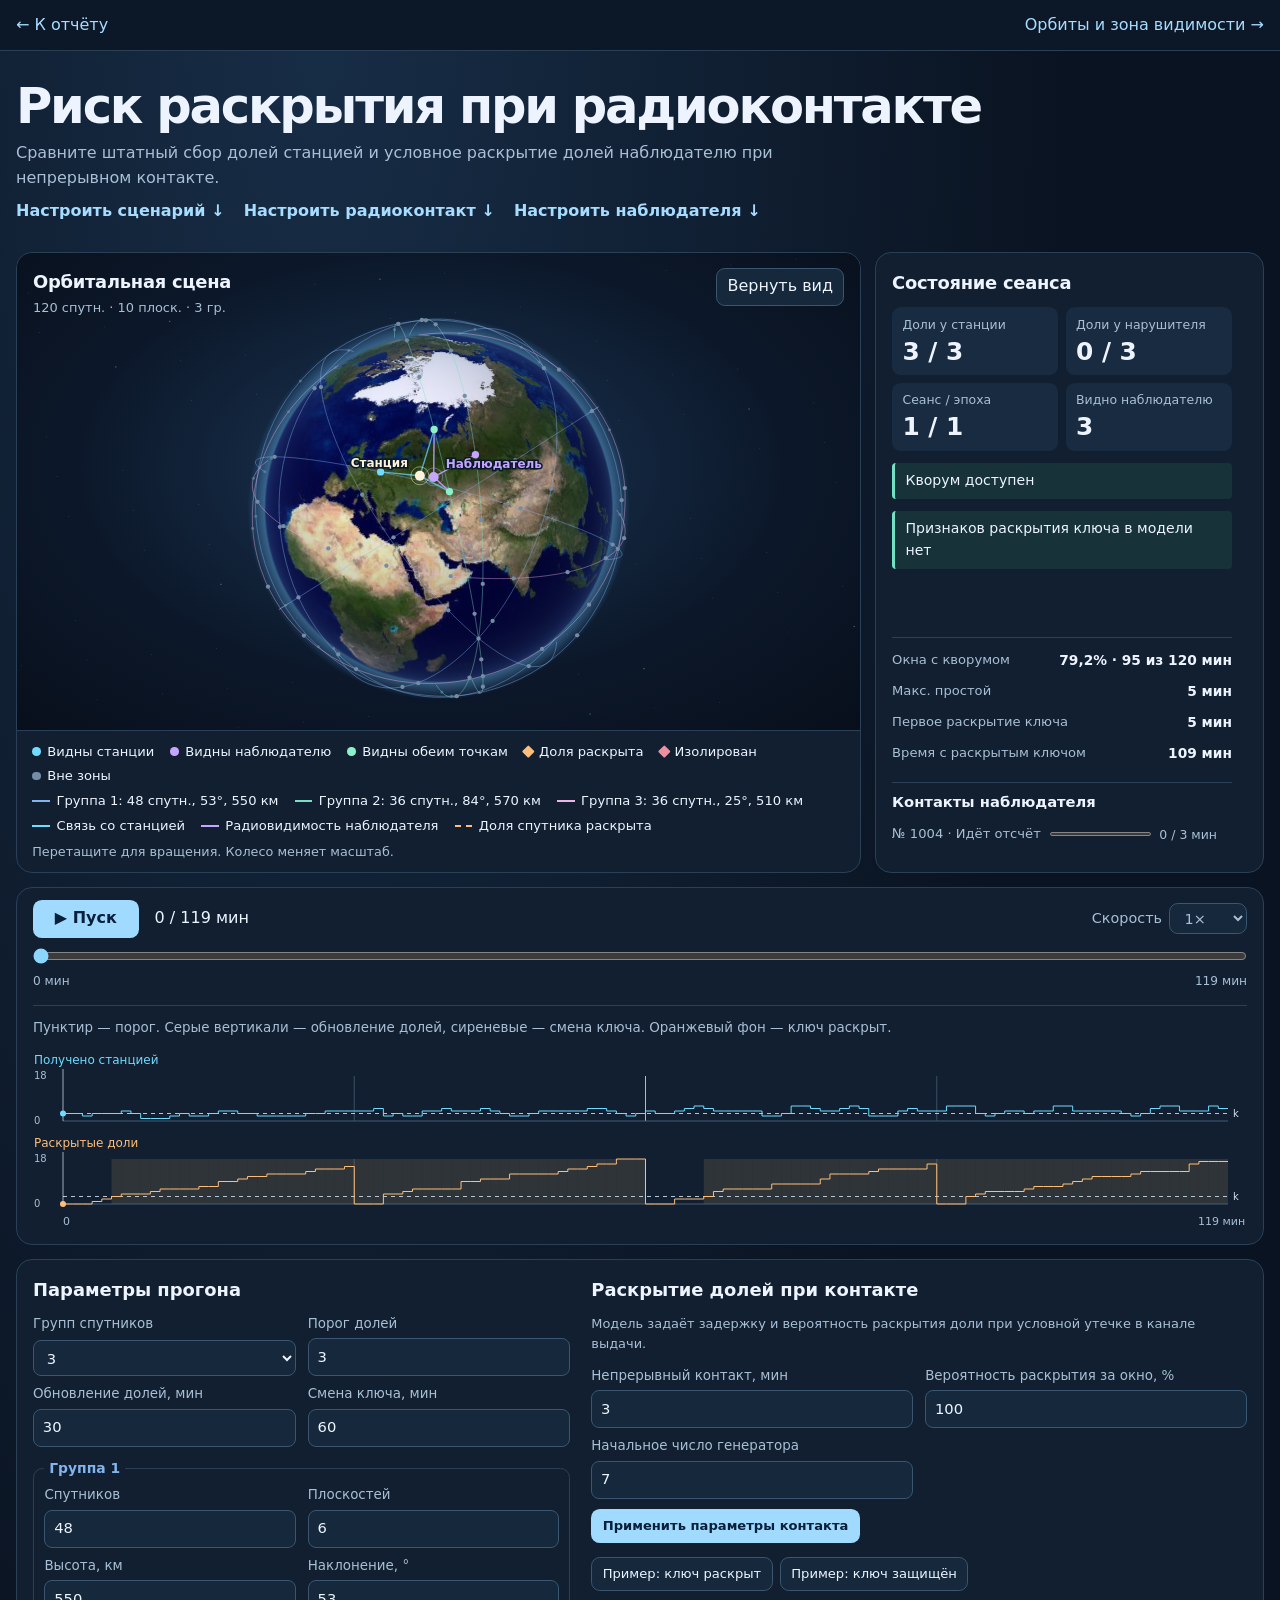
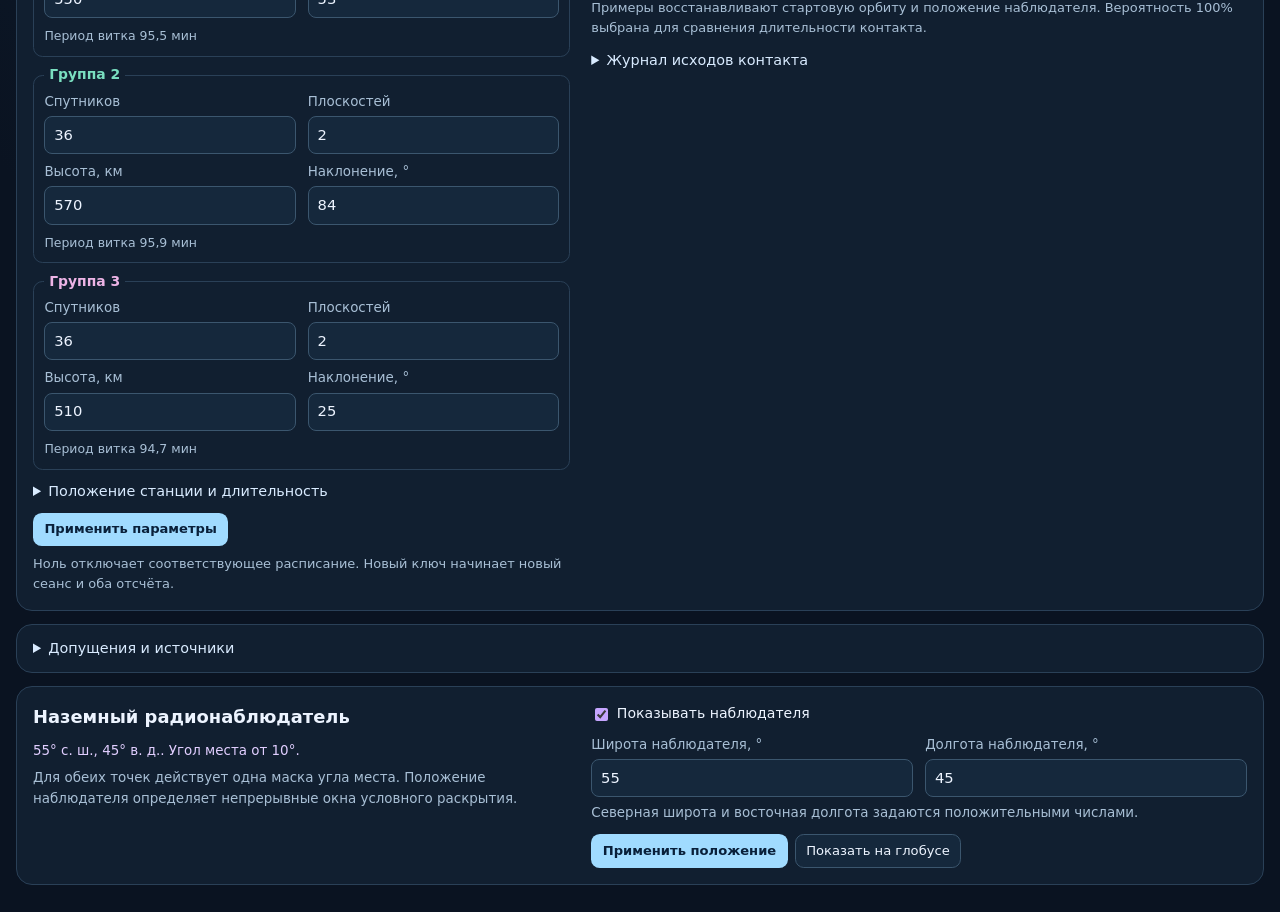
<file: src/satellite_key_management/results/contact_risk.html>
<!doctype html>
<html lang="ru">
<head>
<meta charset="utf-8">
<meta name="viewport" content="width=device-width, initial-scale=1">
<title>Риск раскрытия при радиоконтакте · Спутниковая связь</title>
<link rel="stylesheet" href="report.css">
<link rel="stylesheet" href="orbit-player.css">
<script src="orbit-scenario.js" defer></script>
<script src="orbit-player.js" defer></script>
</head>
<body class="orbit-page orbit-contact">
<header class="topbar"><div class="shell wide"><a href="index.html">← К отчёту</a>
<a href="simulation_3d.html">Орбиты и зона видимости →</a></div></header>
<main class="shell wide orbit-main">
  <header class="orbit-heading"><h1>Риск раскрытия при радиоконтакте</h1><p>Сравните штатный сбор долей станцией и условное раскрытие долей наблюдателю при непрерывном контакте.</p>
  <nav aria-label="Настройки визуализации"><a href="#scenario-settings">Настроить сценарий ↓</a><a href="#contact-settings">Настроить радиоконтакт ↓</a><a href="#observer-settings">Настроить наблюдателя ↓</a></nav></header>
  <noscript><p>Для воспроизведения включите JavaScript.</p></noscript>
  <div id="orbit-error" role="alert" hidden>Не удалось открыть 3D-сцену.</div>
  <div class="orbit-layout">
    <section class="orbit-panel orbital-scene" aria-label="Трёхмерная сцена">
      <div class="orbit-stage">
        <canvas id="orbit-canvas" tabindex="0" aria-label="Орбиты спутников. Стрелки вращают Землю, плюс и минус меняют масштаб."></canvas>
        <div class="orbit-stage-header">
          <div><h2>Орбитальная сцена</h2><p id="constellation"></p></div>
          <button id="reset-view" type="button">Вернуть вид</button>
        </div>
        <span id="satellite-label" class="satellite-label" hidden></span>
      </div>
      <div class="orbit-scene-footer"><div id="orbit-legend" class="orbit-legend"></div>
        <div id="orbit-group-legend" class="orbit-legend orbit-link-legend" aria-label="Группы орбит"></div>
        <div id="orbit-link-legend" class="orbit-legend orbit-link-legend" aria-label="Линии связи и радиовидимости"></div>
        <p>Перетащите для вращения. Колесо меняет масштаб.</p>
      </div>
    </section>
    <section class="orbit-panel orbit-detail">
      <h2>Состояние сеанса</h2>
      <div id="orbit-metrics"></div>
    </section>
    <section class="orbit-panel orbit-timeline" aria-label="Управление временем">
      <div class="orbit-controls">
        <button id="orbit-play" class="orbit-play" type="button">▶ Пуск</button>
        <output id="orbit-time" for="orbit-seek"></output>
        <label class="orbit-speed">Скорость
          <select id="orbit-speed"><option value="0.5">0,5×</option><option value="1" selected>1×</option><option value="2">2×</option><option value="4">4×</option></select>
        </label>
      </div>
      <input id="orbit-seek" type="range" min="0" step="1" value="0" aria-label="Минута симуляции">
      <div class="orbit-time-range"><span>0 мин</span><span id="orbit-duration"></span></div>
    </section>
  </div>
<section class="orbit-panel orbit-config" id="scenario-settings"><div>
    <h2>Параметры прогона</h2>
    <form id="scenario-config">
      <div class="scenario-fields">
        <label>Групп спутников <select name="group-count"><option value="1">1</option><option value="2">2</option><option value="3">3</option></select></label>
        <label>Порог долей <input name="k" type="number" min="1" required></label>
        <label>Обновление долей, мин <input name="refresh" type="number" min="0" required></label>
        <label>Смена ключа, мин <input name="rotation" type="number" min="0" required></label>
      </div>
      <div id="orbit-groups"></div>
      <template id="orbit-group-template">
        <fieldset class="orbit-group scenario-fields">
          <legend></legend>
          <label>Спутников <input data-field="n" type="number" min="1" max="256" required></label>
          <label>Плоскостей <input data-field="planes" type="number" min="1" required></label>
          <label>Высота, км <input data-field="altitude" type="number" min="200" max="2000" required></label>
          <label>Наклонение, ° <input data-field="inclination" type="number" min="0" max="180" step="any" required></label>
          <small class="group-period"></small>
        </fieldset>
      </template>
      <details>
        <summary>Положение станции и длительность</summary>
        <div class="scenario-fields">
          <label>Широта, ° <input name="lat" type="number" min="-90" max="90" step="any" required></label>
          <label>Долгота, ° <input name="lon" type="number" min="-180" max="180" step="any" required></label>
          <label>Угол места от, ° <input name="mask" type="number" min="0" max="90" step="any" required></label>
          <label>Длительность, мин <input name="minutes" type="number" min="1" max="1440" required></label>
        </div>
      </details>
      <div class="scenario-actions">
        <button class="orbit-play" type="submit">Применить параметры</button>
        <output id="config-message" aria-live="polite"></output>
      </div>
      <p class="scenario-note">Ноль отключает соответствующее расписание. Новый ключ начинает новый сеанс и оба отсчёта.</p>
    </form>
  </div><div id="contact-settings">
    <h2>Раскрытие долей при контакте</h2>
    <p class="scenario-note">Модель задаёт задержку и вероятность раскрытия доли при условной утечке в канале выдачи.</p>
    <form id="contact-form">
      <div class="scenario-fields">
        <label>Непрерывный контакт, мин <input name="duration" type="number" min="1" max="1440" required></label>
        <label>Вероятность раскрытия за окно, % <input name="probability" type="number" min="0" max="100" step="any" required></label>
        <label>Начальное число генератора <input name="seed" type="number" min="0" max="4294967295" required></label>
      </div>
      <div class="scenario-actions">
        <button class="orbit-play" type="submit">Применить параметры контакта</button>
        <output id="contact-message" aria-live="polite"></output>
      </div>
    </form>
    <div class="scenario-actions presets" aria-label="Готовые примеры радиоконтакта">
      <button type="button" data-contact-example="short">Пример: ключ раскрыт</button>
      <button type="button" data-contact-example="long">Пример: ключ защищён</button>
    </div>
    <p class="scenario-note">Примеры восстанавливают стартовую орбиту и положение наблюдателя. Вероятность 100% выбрана для сравнения длительности контакта.</p>
    <details class="contact-log-details">
      <summary>Журнал исходов контакта</summary>
      <ol class="scenario-log" id="contact-log" aria-label="Журнал исходов контакта"></ol>
    </details>
  </div></section><details class="orbit-panel orbit-method">
  <summary>Допущения и источники</summary>
  <p>Сферическая Земля, круговые орбиты и вращение Земли относительно орбит. Первая группа
  использует опубликованный профиль 550 км и 53°. Параметры второй и третьей группы заданы
  для демонстрации. В каждой группе узлы орбит и спутники распределены равномерно. Угол места задаёт геометрическую
  видимость. Предполагается, что за каждую минуту станция получает по одной подлинной доле от
  каждого видимого неизолированного спутника по защищённому каналу. При расчёте кворума накопление
  долей станцией между минутами отсутствует. Радиопотери, задержку и декодирование пакетов
  эта визуализация не моделирует.</p>
  <p>Обмен, при котором доля может раскрыться, предполагается в каждом видимом окне. Контакт отсчитывается с первой видимой минуты. Каждая следующая минута засчитывается, пока спутник виден на последовательных отсчётах. В рамках одного такого окна в одной эпохе выполняется одна вероятностная проверка по достижении заданного времени. Потеря видимости или смена эпохи сбрасывает отсчёт. Наблюдатель может видеть несколько спутников одновременно. Доли разных эпох учитываются раздельно. Раскрытие сохраняется после обновления долей и сбрасывается при смене ключа. Параметры условные и служат для анализа риска. Модель работает с событиями на синтетической орбите.</p>
  <p><a href="https://docs.fcc.gov/public/attachments/fcc-21-48a1.pdf">Профиль 53°</a>
  · <a href="https://ssd.jpl.nasa.gov/astro_par.html">Параметры JPL</a>
  · <a href="https://nssdc.gsfc.nasa.gov/planetary/factsheet/earthfact.html">Радиус Земли NASA</a>
  · <a href="https://pwg.gsfc.nasa.gov/stargaze/Srotfram1.htm">Вращение Земли</a></p>
</details>
<section class="orbit-panel orbit-observer" id="observer-settings">
  <div>
    <h2>Наземный радионаблюдатель</h2>
    <p id="observer-position"></p>
    <p>Для обеих точек действует одна маска угла места. Положение наблюдателя определяет непрерывные окна условного раскрытия.</p>
  </div>
  <form id="observer-form">
    <label class="observer-toggle"><input name="enabled" type="checkbox" checked> Показывать наблюдателя</label>
    <div class="scenario-fields">
      <label>Широта наблюдателя, ° <input name="lat" type="number" min="-90" max="90" step="any" required></label>
      <label>Долгота наблюдателя, ° <input name="lon" type="number" min="-180" max="180" step="any" required></label>
    </div>
    <p class="scenario-note">Северная широта и восточная долгота задаются положительными числами.</p>
    <div class="scenario-actions">
      <button class="orbit-play" type="submit">Применить положение</button>
      <button type="button" id="show-observer">Показать на глобусе</button>
    </div>
    <output id="observer-message" aria-live="polite"></output>
  </form>
</section>
</main>
<script id="orbit-data" type="application/json">{"config":{"n":120,"planes":6,"altitude":550.0,"inclination":53.0,"lat":55.0,"lon":37.0,"mask":10,"k":3,"refresh":30,"rotation":60,"minutes":120,"groups":[{"n":48,"planes":6,"altitude":550,"inclination":53},{"n":36,"planes":2,"altitude":570,"inclination":84},{"n":36,"planes":2,"altitude":510,"inclination":25}]},"observer":{"lat":55.0,"lon":45.0},"contact_presets":{"short":{"duration":3,"probability":1,"seed":7},"long":{"duration":15,"probability":1,"seed":7}},"group_presets":[{"n":48,"planes":6,"altitude":550,"inclination":53},{"n":36,"planes":2,"altitude":570,"inclination":84},{"n":36,"planes":2,"altitude":510,"inclination":25}],"mode":"contact","texture":"[data-uri]"}</script>
</body>
</html>
</file>
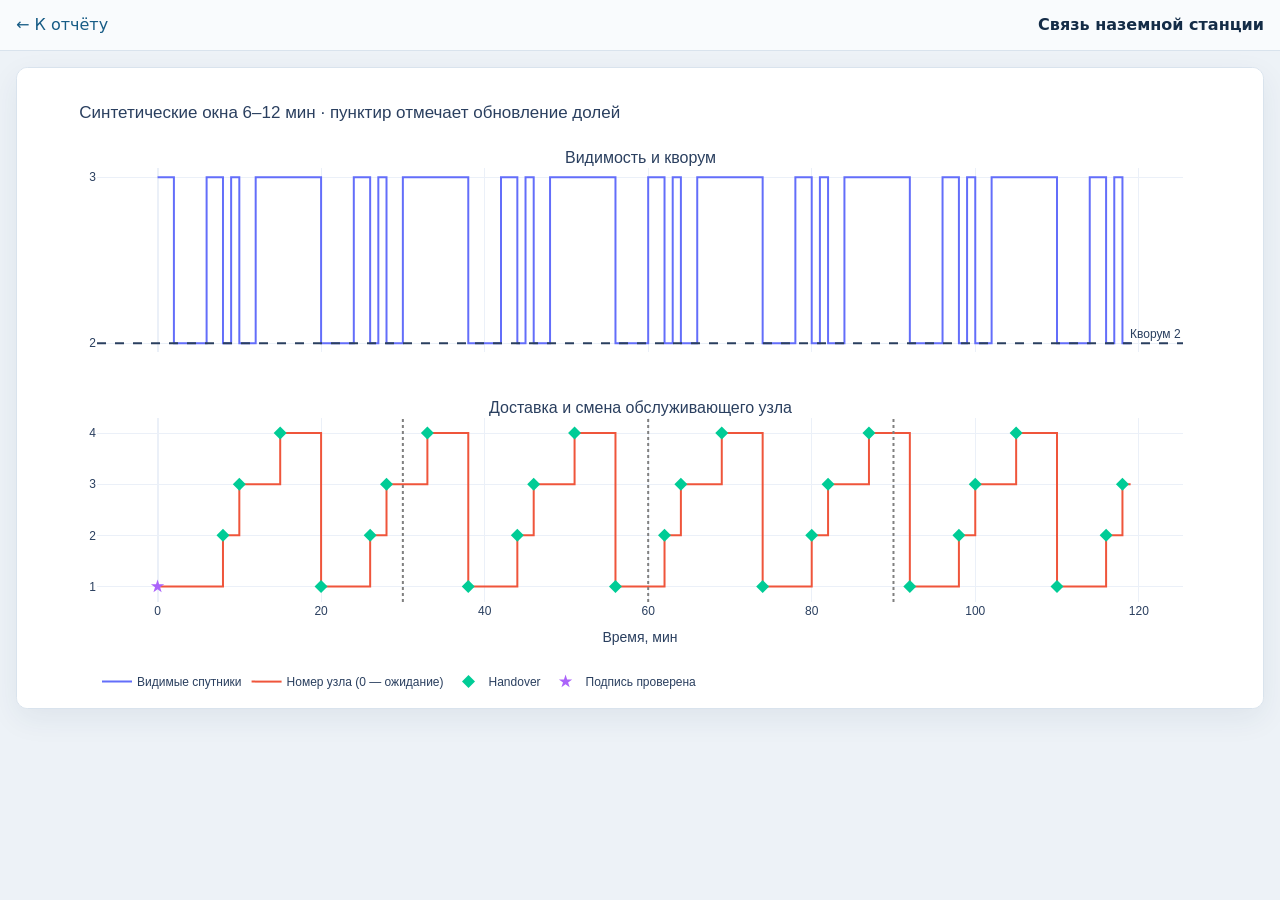
<file: src/satellite_key_management/results/contacts.html>
<!doctype html>
<html lang="ru">
<head>
<meta charset="utf-8">
<meta name="viewport" content="width=device-width, initial-scale=1">
<title>Связь наземной станции · Спутниковая связь</title>
<link rel="stylesheet" href="report.css">
</head>
<body>
<header class="topbar"><div class="shell wide"><a href="index.html">← К отчёту</a><strong>Связь наземной станции</strong></div></header>
<main class="shell wide"><div class="plot-frame"><div style="height:640px; width:100%;">                        <script>window.PlotlyConfig = {MathJaxConfig: 'local'};</script>
        <script charset="utf-8" src="plotly.min.js"></script>                <div id="8ae0a581-a846-4b89-a05b-97ecf89ea9ed" class="plotly-graph-div" style="height:100%; width:100%;"></div>            <script>                window.PLOTLYENV=window.PLOTLYENV || {};                                if (document.getElementById("8ae0a581-a846-4b89-a05b-97ecf89ea9ed")) {                    Plotly.newPlot(                        "8ae0a581-a846-4b89-a05b-97ecf89ea9ed",                        [{"line":{"shape":"hv"},"mode":"lines","name":"\u0412\u0438\u0434\u0438\u043c\u044b\u0435 \u0441\u043f\u0443\u0442\u043d\u0438\u043a\u0438","x":[0,1,2,3,4,5,6,7,8,9,10,11,12,13,14,15,16,17,18,19,20,21,22,23,24,25,26,27,28,29,30,31,32,33,34,35,36,37,38,39,40,41,42,43,44,45,46,47,48,49,50,51,52,53,54,55,56,57,58,59,60,61,62,63,64,65,66,67,68,69,70,71,72,73,74,75,76,77,78,79,80,81,82,83,84,85,86,87,88,89,90,91,92,93,94,95,96,97,98,99,100,101,102,103,104,105,106,107,108,109,110,111,112,113,114,115,116,117,118,119],"y":[3,3,2,2,2,2,3,3,2,3,2,2,3,3,3,3,3,3,3,3,2,2,2,2,3,3,2,3,2,2,3,3,3,3,3,3,3,3,2,2,2,2,3,3,2,3,2,2,3,3,3,3,3,3,3,3,2,2,2,2,3,3,2,3,2,2,3,3,3,3,3,3,3,3,2,2,2,2,3,3,2,3,2,2,3,3,3,3,3,3,3,3,2,2,2,2,3,3,2,3,2,2,3,3,3,3,3,3,3,3,2,2,2,2,3,3,2,3,2,2],"type":"scatter","xaxis":"x","yaxis":"y"},{"line":{"shape":"hv"},"mode":"lines","name":"\u041d\u043e\u043c\u0435\u0440 \u0443\u0437\u043b\u0430 (0 \u2014 \u043e\u0436\u0438\u0434\u0430\u043d\u0438\u0435)","x":[0,1,2,3,4,5,6,7,8,9,10,11,12,13,14,15,16,17,18,19,20,21,22,23,24,25,26,27,28,29,30,31,32,33,34,35,36,37,38,39,40,41,42,43,44,45,46,47,48,49,50,51,52,53,54,55,56,57,58,59,60,61,62,63,64,65,66,67,68,69,70,71,72,73,74,75,76,77,78,79,80,81,82,83,84,85,86,87,88,89,90,91,92,93,94,95,96,97,98,99,100,101,102,103,104,105,106,107,108,109,110,111,112,113,114,115,116,117,118,119],"y":[1,1,1,1,1,1,1,1,2,2,3,3,3,3,3,4,4,4,4,4,1,1,1,1,1,1,2,2,3,3,3,3,3,4,4,4,4,4,1,1,1,1,1,1,2,2,3,3,3,3,3,4,4,4,4,4,1,1,1,1,1,1,2,2,3,3,3,3,3,4,4,4,4,4,1,1,1,1,1,1,2,2,3,3,3,3,3,4,4,4,4,4,1,1,1,1,1,1,2,2,3,3,3,3,3,4,4,4,4,4,1,1,1,1,1,1,2,2,3,3],"type":"scatter","xaxis":"x2","yaxis":"y2"},{"marker":{"size":10,"symbol":"diamond"},"mode":"markers","name":"Handover","x":[8,10,15,20,26,28,33,38,44,46,51,56,62,64,69,74,80,82,87,92,98,100,105,110,116,118],"y":[2,3,4,1,2,3,4,1,2,3,4,1,2,3,4,1,2,3,4,1,2,3,4,1,2,3],"type":"scatter","xaxis":"x2","yaxis":"y2"},{"marker":{"size":10,"symbol":"star"},"mode":"markers","name":"\u041f\u043e\u0434\u043f\u0438\u0441\u044c \u043f\u0440\u043e\u0432\u0435\u0440\u0435\u043d\u0430","x":[0],"y":[1],"type":"scatter","xaxis":"x2","yaxis":"y2"}],                        {"template":{"data":{"barpolar":[{"marker":{"line":{"color":"white","width":0.5},"pattern":{"fillmode":"overlay","size":10,"solidity":0.2}},"type":"barpolar"}],"bar":[{"error_x":{"color":"#2a3f5f"},"error_y":{"color":"#2a3f5f"},"marker":{"line":{"color":"white","width":0.5},"pattern":{"fillmode":"overlay","size":10,"solidity":0.2}},"type":"bar"}],"carpet":[{"aaxis":{"endlinecolor":"#2a3f5f","gridcolor":"#C8D4E3","linecolor":"#C8D4E3","minorgridcolor":"#C8D4E3","startlinecolor":"#2a3f5f"},"baxis":{"endlinecolor":"#2a3f5f","gridcolor":"#C8D4E3","linecolor":"#C8D4E3","minorgridcolor":"#C8D4E3","startlinecolor":"#2a3f5f"},"type":"carpet"}],"choropleth":[{"colorbar":{"outlinewidth":0,"ticks":""},"type":"choropleth"}],"contourcarpet":[{"colorbar":{"outlinewidth":0,"ticks":""},"type":"contourcarpet"}],"contour":[{"colorbar":{"outlinewidth":0,"ticks":""},"colorscale":[[0.0,"#0d0887"],[0.1111111111111111,"#46039f"],[0.2222222222222222,"#7201a8"],[0.3333333333333333,"#9c179e"],[0.4444444444444444,"#bd3786"],[0.5555555555555556,"#d8576b"],[0.6666666666666666,"#ed7953"],[0.7777777777777778,"#fb9f3a"],[0.8888888888888888,"#fdca26"],[1.0,"#f0f921"]],"type":"contour"}],"heatmap":[{"colorbar":{"outlinewidth":0,"ticks":""},"colorscale":[[0.0,"#0d0887"],[0.1111111111111111,"#46039f"],[0.2222222222222222,"#7201a8"],[0.3333333333333333,"#9c179e"],[0.4444444444444444,"#bd3786"],[0.5555555555555556,"#d8576b"],[0.6666666666666666,"#ed7953"],[0.7777777777777778,"#fb9f3a"],[0.8888888888888888,"#fdca26"],[1.0,"#f0f921"]],"type":"heatmap"}],"histogram2dcontour":[{"colorbar":{"outlinewidth":0,"ticks":""},"colorscale":[[0.0,"#0d0887"],[0.1111111111111111,"#46039f"],[0.2222222222222222,"#7201a8"],[0.3333333333333333,"#9c179e"],[0.4444444444444444,"#bd3786"],[0.5555555555555556,"#d8576b"],[0.6666666666666666,"#ed7953"],[0.7777777777777778,"#fb9f3a"],[0.8888888888888888,"#fdca26"],[1.0,"#f0f921"]],"type":"histogram2dcontour"}],"histogram2d":[{"colorbar":{"outlinewidth":0,"ticks":""},"colorscale":[[0.0,"#0d0887"],[0.1111111111111111,"#46039f"],[0.2222222222222222,"#7201a8"],[0.3333333333333333,"#9c179e"],[0.4444444444444444,"#bd3786"],[0.5555555555555556,"#d8576b"],[0.6666666666666666,"#ed7953"],[0.7777777777777778,"#fb9f3a"],[0.8888888888888888,"#fdca26"],[1.0,"#f0f921"]],"type":"histogram2d"}],"histogram":[{"marker":{"pattern":{"fillmode":"overlay","size":10,"solidity":0.2}},"type":"histogram"}],"mesh3d":[{"colorbar":{"outlinewidth":0,"ticks":""},"type":"mesh3d"}],"parcoords":[{"line":{"colorbar":{"outlinewidth":0,"ticks":""}},"type":"parcoords"}],"pie":[{"automargin":true,"type":"pie"}],"scatter3d":[{"line":{"colorbar":{"outlinewidth":0,"ticks":""}},"marker":{"colorbar":{"outlinewidth":0,"ticks":""}},"type":"scatter3d"}],"scattercarpet":[{"marker":{"colorbar":{"outlinewidth":0,"ticks":""}},"type":"scattercarpet"}],"scattergeo":[{"marker":{"colorbar":{"outlinewidth":0,"ticks":""}},"type":"scattergeo"}],"scattergl":[{"marker":{"colorbar":{"outlinewidth":0,"ticks":""}},"type":"scattergl"}],"scattermap":[{"marker":{"colorbar":{"outlinewidth":0,"ticks":""}},"type":"scattermap"}],"scatterpolargl":[{"marker":{"colorbar":{"outlinewidth":0,"ticks":""}},"type":"scatterpolargl"}],"scatterpolar":[{"marker":{"colorbar":{"outlinewidth":0,"ticks":""}},"type":"scatterpolar"}],"scatter":[{"fillpattern":{"fillmode":"overlay","size":10,"solidity":0.2},"type":"scatter"}],"scatterternary":[{"marker":{"colorbar":{"outlinewidth":0,"ticks":""}},"type":"scatterternary"}],"surface":[{"colorbar":{"outlinewidth":0,"ticks":""},"colorscale":[[0.0,"#0d0887"],[0.1111111111111111,"#46039f"],[0.2222222222222222,"#7201a8"],[0.3333333333333333,"#9c179e"],[0.4444444444444444,"#bd3786"],[0.5555555555555556,"#d8576b"],[0.6666666666666666,"#ed7953"],[0.7777777777777778,"#fb9f3a"],[0.8888888888888888,"#fdca26"],[1.0,"#f0f921"]],"type":"surface"}],"table":[{"cells":{"fill":{"color":"#EBF0F8"},"line":{"color":"white"}},"header":{"fill":{"color":"#C8D4E3"},"line":{"color":"white"}},"type":"table"}]},"layout":{"annotationdefaults":{"arrowcolor":"#2a3f5f","arrowhead":0,"arrowwidth":1},"autotypenumbers":"strict","coloraxis":{"colorbar":{"outlinewidth":0,"ticks":""}},"colorscale":{"diverging":[[0,"#8e0152"],[0.1,"#c51b7d"],[0.2,"#de77ae"],[0.3,"#f1b6da"],[0.4,"#fde0ef"],[0.5,"#f7f7f7"],[0.6,"#e6f5d0"],[0.7,"#b8e186"],[0.8,"#7fbc41"],[0.9,"#4d9221"],[1,"#276419"]],"sequential":[[0.0,"#0d0887"],[0.1111111111111111,"#46039f"],[0.2222222222222222,"#7201a8"],[0.3333333333333333,"#9c179e"],[0.4444444444444444,"#bd3786"],[0.5555555555555556,"#d8576b"],[0.6666666666666666,"#ed7953"],[0.7777777777777778,"#fb9f3a"],[0.8888888888888888,"#fdca26"],[1.0,"#f0f921"]],"sequentialminus":[[0.0,"#0d0887"],[0.1111111111111111,"#46039f"],[0.2222222222222222,"#7201a8"],[0.3333333333333333,"#9c179e"],[0.4444444444444444,"#bd3786"],[0.5555555555555556,"#d8576b"],[0.6666666666666666,"#ed7953"],[0.7777777777777778,"#fb9f3a"],[0.8888888888888888,"#fdca26"],[1.0,"#f0f921"]]},"colorway":["#636efa","#EF553B","#00cc96","#ab63fa","#FFA15A","#19d3f3","#FF6692","#B6E880","#FF97FF","#FECB52"],"font":{"color":"#2a3f5f"},"geo":{"bgcolor":"white","lakecolor":"white","landcolor":"white","showlakes":true,"showland":true,"subunitcolor":"#C8D4E3"},"hoverlabel":{"align":"left"},"hovermode":"closest","paper_bgcolor":"white","plot_bgcolor":"white","polar":{"angularaxis":{"gridcolor":"#EBF0F8","linecolor":"#EBF0F8","ticks":""},"bgcolor":"white","radialaxis":{"gridcolor":"#EBF0F8","linecolor":"#EBF0F8","ticks":""}},"scene":{"xaxis":{"backgroundcolor":"white","gridcolor":"#DFE8F3","gridwidth":2,"linecolor":"#EBF0F8","showbackground":true,"ticks":"","zerolinecolor":"#EBF0F8"},"yaxis":{"backgroundcolor":"white","gridcolor":"#DFE8F3","gridwidth":2,"linecolor":"#EBF0F8","showbackground":true,"ticks":"","zerolinecolor":"#EBF0F8"},"zaxis":{"backgroundcolor":"white","gridcolor":"#DFE8F3","gridwidth":2,"linecolor":"#EBF0F8","showbackground":true,"ticks":"","zerolinecolor":"#EBF0F8"}},"shapedefaults":{"line":{"color":"#2a3f5f"}},"ternary":{"aaxis":{"gridcolor":"#DFE8F3","linecolor":"#A2B1C6","ticks":""},"baxis":{"gridcolor":"#DFE8F3","linecolor":"#A2B1C6","ticks":""},"bgcolor":"white","caxis":{"gridcolor":"#DFE8F3","linecolor":"#A2B1C6","ticks":""}},"title":{"x":0.05},"xaxis":{"automargin":true,"gridcolor":"#EBF0F8","linecolor":"#EBF0F8","ticks":"","title":{"standoff":15},"zerolinecolor":"#EBF0F8","zerolinewidth":2},"yaxis":{"automargin":true,"gridcolor":"#EBF0F8","linecolor":"#EBF0F8","ticks":"","title":{"standoff":15},"zerolinecolor":"#EBF0F8","zerolinewidth":2}}},"xaxis":{"anchor":"y","domain":[0.0,1.0],"matches":"x2","showticklabels":false},"yaxis":{"anchor":"x","domain":[0.575,1.0],"dtick":1},"xaxis2":{"anchor":"y2","domain":[0.0,1.0],"title":{"text":"\u0412\u0440\u0435\u043c\u044f, \u043c\u0438\u043d"}},"yaxis2":{"anchor":"x2","domain":[0.0,0.425],"dtick":1},"annotations":[{"font":{"size":16},"showarrow":false,"text":"\u0412\u0438\u0434\u0438\u043c\u043e\u0441\u0442\u044c \u0438 \u043a\u0432\u043e\u0440\u0443\u043c","x":0.5,"xanchor":"center","xref":"paper","y":1.0,"yanchor":"bottom","yref":"paper"},{"font":{"size":16},"showarrow":false,"text":"\u0414\u043e\u0441\u0442\u0430\u0432\u043a\u0430 \u0438 \u0441\u043c\u0435\u043d\u0430 \u043e\u0431\u0441\u043b\u0443\u0436\u0438\u0432\u0430\u044e\u0449\u0435\u0433\u043e \u0443\u0437\u043b\u0430","x":0.5,"xanchor":"center","xref":"paper","y":0.425,"yanchor":"bottom","yref":"paper"},{"showarrow":false,"text":"\u041a\u0432\u043e\u0440\u0443\u043c 2","x":1,"xanchor":"right","xref":"x domain","y":2,"yanchor":"bottom","yref":"y"}],"shapes":[{"line":{"dash":"dash"},"type":"line","x0":0,"x1":1,"xref":"x domain","y0":2,"y1":2,"yref":"y"},{"line":{"color":"gray","dash":"dot"},"type":"line","x0":30,"x1":30,"xref":"x2","y0":0,"y1":1,"yref":"y2 domain"},{"line":{"color":"gray","dash":"dot"},"type":"line","x0":60,"x1":60,"xref":"x2","y0":0,"y1":1,"yref":"y2 domain"},{"line":{"color":"gray","dash":"dot"},"type":"line","x0":90,"x1":90,"xref":"x2","y0":0,"y1":1,"yref":"y2 domain"}],"legend":{"orientation":"h","y":-0.15},"title":{"text":"\u0421\u0438\u043d\u0442\u0435\u0442\u0438\u0447\u0435\u0441\u043a\u0438\u0435 \u043e\u043a\u043d\u0430 6\u201312 \u043c\u0438\u043d \u00b7 \u043f\u0443\u043d\u043a\u0442\u0438\u0440 \u043e\u0442\u043c\u0435\u0447\u0430\u0435\u0442 \u043e\u0431\u043d\u043e\u0432\u043b\u0435\u043d\u0438\u0435 \u0434\u043e\u043b\u0435\u0439"},"height":640},                        {"responsive": true}                    )                };            </script>        </div></div></main>
</body>
</html>
</file>
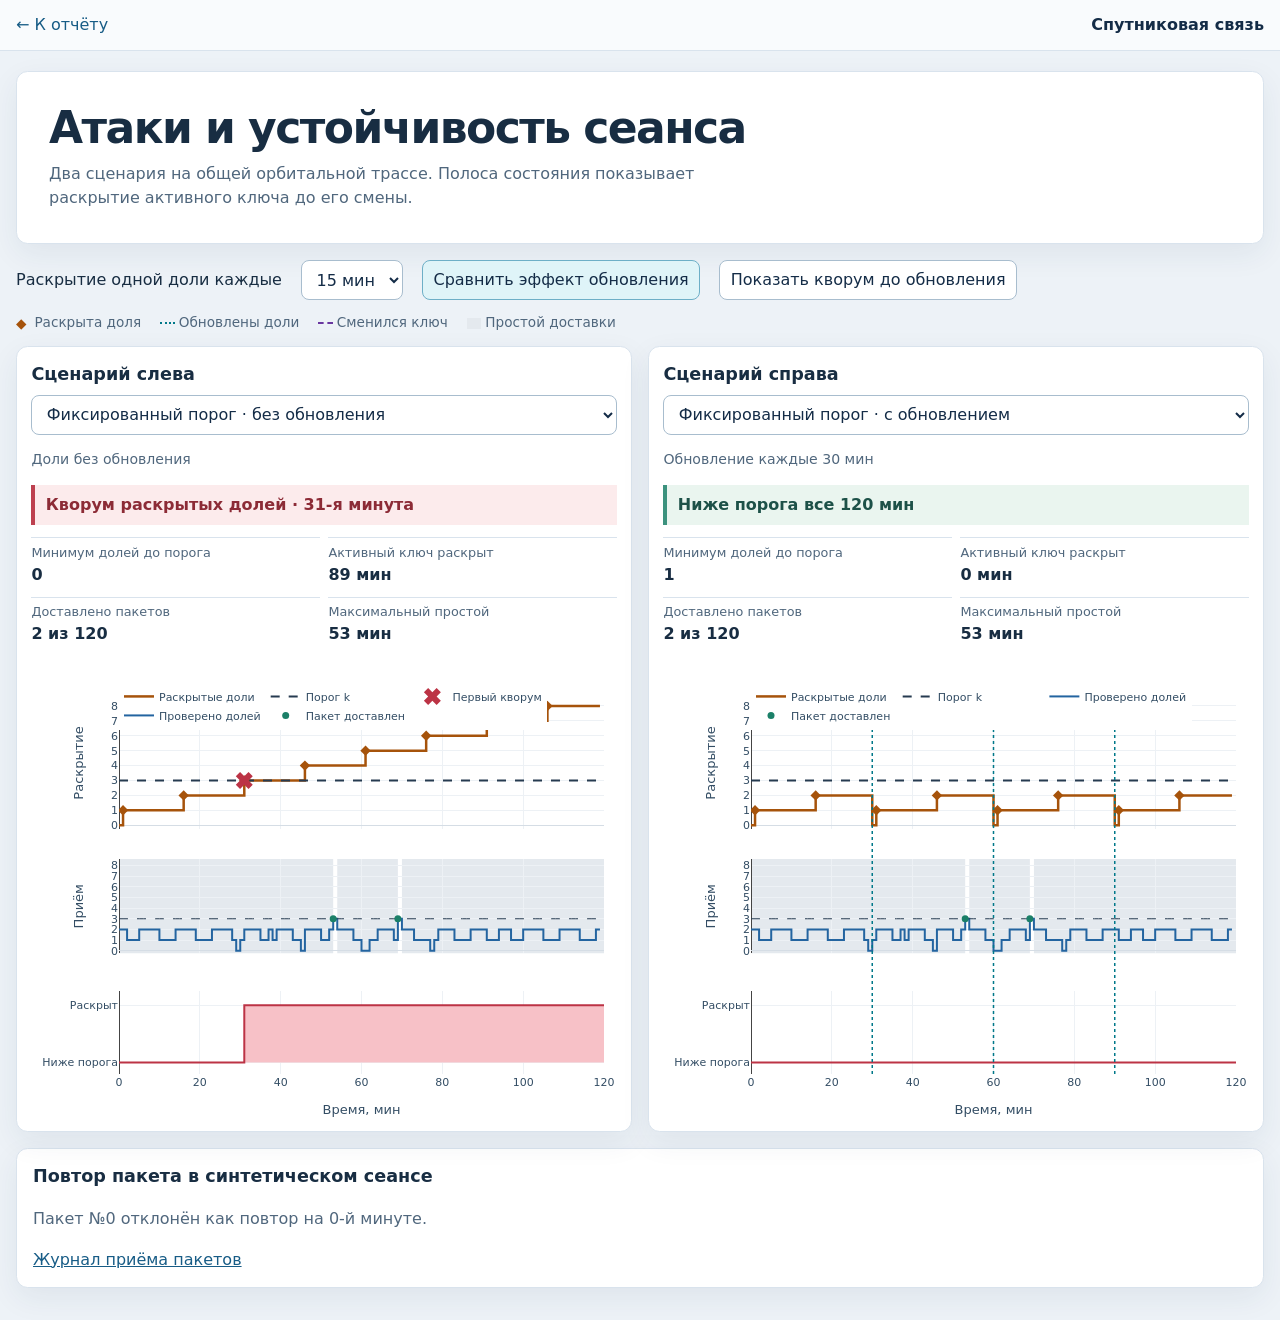
<file: src/satellite_key_management/results/metrics_dashboard.html>
<!doctype html>
<html lang="ru">
<head>
<meta charset="utf-8">
<meta name="viewport" content="width=device-width,initial-scale=1">
<title>Атаки и устойчивость сеанса</title>
<link rel="stylesheet" href="report.css">
<script src="plotly.min.js"></script>
<style>
    .scenario h2, .replay h2 { font-size: 1.1rem; margin: 0; }
    .controls, .legend { display: flex; flex-wrap: wrap; gap: .6rem 1.2rem; align-items: center; }
    .controls { margin: 1rem 0 .75rem; }
    button, select { font: inherit; min-height: 2.5rem; padding: .4rem .65rem; border: 1px solid #a8bdce;
        border-radius: .5rem; color: var(--navy); background: var(--surface); }
    button { cursor: pointer; }
    button[aria-pressed="true"] { border-color: #6dafc7; background: #dff4f8; }
    .legend { margin: .75rem 0; font-size: .85rem; color: var(--muted); }
    .swatch { display: inline-block; width: .9rem; vertical-align: middle; margin-right: .25rem; }
    .exposure { color: #a6530b; }
    .refresh { color: #007889; border-top: 2px dotted; }
    .rotate { color: #6937a0; border-top: 2px dashed; }
    .outage { height: .65rem; background: #e4e9ee; }
    .pair { display: grid; grid-template-columns: repeat(2, minmax(0, 1fr)); gap: 1rem; }
    .scenario { min-width: 0; padding: .9rem; }
    .panel-controls { display: flex; flex-direction: column; gap: .4rem; }
    .panel-controls select { width: 100%; }
    .details { color: var(--muted); font-size: .88rem; }
    .status { display: block; padding: .5rem .65rem; margin: .75rem 0; border-left: 4px solid #3c927e;
        background: #eaf5ef; color: #1d5148; font-weight: 650; }
    .status.reached { background: #fcebec; color: #8c2b36; border-color: #bd404f; }
    .status.waiting { background: #eef1f4; color: #435364; border-color: #788798; }
    .metrics { display: grid; grid-template-columns: repeat(2, minmax(0, 1fr)); gap: .55rem; margin: 0 0 .35rem; }
    .metrics div { border-top: 1px solid var(--line); padding-top: .3rem; }
    .metrics dt { color: var(--muted); font-size: .8rem; }
    .metrics dd { margin: 0; font-weight: 650; font-variant-numeric: tabular-nums; }
    .chart { width: 100%; height: 29rem; }
    .replay { margin-top: 1rem; padding: .9rem 1rem; }
    .replay p { color: var(--muted); }
    @media (max-width: 58rem) { .pair { grid-template-columns: 1fr; } }
</style>
</head>
<body>
<noscript><p class="shell page-heading">Для интерактивного сравнения включите JavaScript.</p></noscript>
<main id="source-view" class="shell" hidden>
    <header class="page-heading"><h1>Атаки и устойчивость сеанса</h1>
    <p>Откройте сохранённый отчёт, чтобы посмотреть сценарии с данными симуляции.</p>
    <p><a id="sample-report">Открыть отчёт →</a></p></header>
</main>
<div id="dashboard-view" hidden>
<header class="topbar"><div class="shell wide"><a href="index.html">← К отчёту</a><strong>Спутниковая связь</strong></div></header>
<main class="shell wide dashboard">
    <header class="page-heading"><h1>Атаки и устойчивость сеанса</h1>
    <p>Два сценария на общей орбитальной трассе. Полоса состояния показывает раскрытие активного ключа до его смены.</p></header>
    <div class="controls">
        <label for="interval">Раскрытие одной доли каждые</label>
        <select id="interval"></select>
        <button type="button" data-interval="15" aria-pressed="false">Сравнить эффект обновления</button>
        <button type="button" data-interval="8" aria-pressed="false">Показать кворум до обновления</button>
    </div>
    <div class="legend" aria-label="События на графиках">
        <span><span class="swatch exposure" aria-hidden="true">◆</span>Раскрыта доля</span>
        <span><span class="swatch refresh" aria-hidden="true"></span>Обновлены доли</span>
        <span><span class="swatch rotate" aria-hidden="true"></span>Сменился ключ</span>
        <span><span class="swatch outage" aria-hidden="true"></span>Простой доставки</span>
    </div>
    <div class="pair">
        <section class="scenario" id="left">
            <div class="panel-controls"><h2><label for="left-policy">Сценарий слева</label></h2><select id="left-policy"></select></div>
            <p class="details"></p><p class="status" aria-live="polite"></p><dl class="metrics"></dl>
            <div class="chart" role="img" aria-label="Раскрытые доли, доставка и состояние ключа в сценарии слева"></div>
        </section>
        <section class="scenario" id="right">
            <div class="panel-controls"><h2><label for="right-policy">Сценарий справа</label></h2><select id="right-policy"></select></div>
            <p class="details"></p><p class="status" aria-live="polite"></p><dl class="metrics"></dl>
            <div class="chart" role="img" aria-label="Раскрытые доли, доставка и состояние ключа в сценарии справа"></div>
        </section>
    </div>
    <section class="replay">
        <h2>Повтор пакета в синтетическом сеансе</h2>
        <p id="replay-result"></p>
        <a href="contacts.html">Журнал приёма пакетов</a>
    </section>
</main>
</div>
<script>
const data = {"cases":{"15":{"fixed":{"firstQuorum":31,"duration":120,"threat":null,"refreshInterval":null,"delivered":2,"longestOutage":53,"exposedMinutes":89,"closestToQuorum":0,"timeline":[{"minute":0,"epoch":1,"threshold":3,"shares":0,"exposures":[],"keyExposed":false,"verified":2,"delivered":false,"event":"start"},{"minute":1,"epoch":1,"threshold":3,"shares":1,"exposures":[55],"keyExposed":false,"verified":2,"delivered":false,"event":null},{"minute":2,"epoch":1,"threshold":3,"shares":1,"exposures":[],"keyExposed":false,"verified":1,"delivered":false,"event":null},{"minute":3,"epoch":1,"threshold":3,"shares":1,"exposures":[],"keyExposed":false,"verified":1,"delivered":false,"event":null},{"minute":4,"epoch":1,"threshold":3,"shares":1,"exposures":[],"keyExposed":false,"verified":1,"delivered":false,"event":null},{"minute":5,"epoch":1,"threshold":3,"shares":1,"exposures":[],"keyExposed":false,"verified":2,"delivered":false,"event":null},{"minute":6,"epoch":1,"threshold":3,"shares":1,"exposures":[],"keyExposed":false,"verified":2,"delivered":false,"event":null},{"minute":7,"epoch":1,"threshold":3,"shares":1,"exposures":[],"keyExposed":false,"verified":2,"delivered":false,"event":null},{"minute":8,"epoch":1,"threshold":3,"shares":1,"exposures":[],"keyExposed":false,"verified":2,"delivered":false,"event":null},{"minute":9,"epoch":1,"threshold":3,"shares":1,"exposures":[],"keyExposed":false,"verified":2,"delivered":false,"event":null},{"minute":10,"epoch":1,"threshold":3,"shares":1,"exposures":[],"keyExposed":false,"verified":1,"delivered":false,"event":null},{"minute":11,"epoch":1,"threshold":3,"shares":1,"exposures":[],"keyExposed":false,"verified":1,"delivered":false,"event":null},{"minute":12,"epoch":1,"threshold":3,"shares":1,"exposures":[],"keyExposed":false,"verified":1,"delivered":false,"event":null},{"minute":13,"epoch":1,"threshold":3,"shares":1,"exposures":[],"keyExposed":false,"verified":1,"delivered":false,"event":null},{"minute":14,"epoch":1,"threshold":3,"shares":1,"exposures":[],"keyExposed":false,"verified":2,"delivered":false,"event":null},{"minute":15,"epoch":1,"threshold":3,"shares":1,"exposures":[],"keyExposed":false,"verified":2,"delivered":false,"event":null},{"minute":16,"epoch":1,"threshold":3,"shares":2,"exposures":[43],"keyExposed":false,"verified":2,"delivered":false,"event":null},{"minute":17,"epoch":1,"threshold":3,"shares":2,"exposures":[],"keyExposed":false,"verified":2,"delivered":false,"event":null},{"minute":18,"epoch":1,"threshold":3,"shares":2,"exposures":[],"keyExposed":false,"verified":2,"delivered":false,"event":null},{"minute":19,"epoch":1,"threshold":3,"shares":2,"exposures":[],"keyExposed":false,"verified":1,"delivered":false,"event":null},{"minute":20,"epoch":1,"threshold":3,"shares":2,"exposures":[],"keyExposed":false,"verified":1,"delivered":false,"event":null},{"minute":21,"epoch":1,"threshold":3,"shares":2,"exposures":[],"keyExposed":false,"verified":1,"delivered":false,"event":null},{"minute":22,"epoch":1,"threshold":3,"shares":2,"exposures":[],"keyExposed":false,"verified":1,"delivered":false,"event":null},{"minute":23,"epoch":1,"threshold":3,"shares":2,"exposures":[],"keyExposed":false,"verified":2,"delivered":false,"event":null},{"minute":24,"epoch":1,"threshold":3,"shares":2,"exposures":[],"keyExposed":false,"verified":2,"delivered":false,"event":null},{"minute":25,"epoch":1,"threshold":3,"shares":2,"exposures":[],"keyExposed":false,"verified":2,"delivered":false,"event":null},{"minute":26,"epoch":1,"threshold":3,"shares":2,"exposures":[],"keyExposed":false,"verified":2,"delivered":false,"event":null},{"minute":27,"epoch":1,"threshold":3,"shares":2,"exposures":[],"keyExposed":false,"verified":2,"delivered":false,"event":null},{"minute":28,"epoch":1,"threshold":3,"shares":2,"exposures":[],"keyExposed":false,"verified":1,"delivered":false,"event":null},{"minute":29,"epoch":1,"threshold":3,"shares":2,"exposures":[],"keyExposed":false,"verified":0,"delivered":false,"event":null},{"minute":30,"epoch":1,"threshold":3,"shares":2,"exposures":[],"keyExposed":false,"verified":1,"delivered":false,"event":null},{"minute":31,"epoch":1,"threshold":3,"shares":3,"exposures":[33],"keyExposed":true,"verified":2,"delivered":false,"event":null},{"minute":32,"epoch":1,"threshold":3,"shares":3,"exposures":[],"keyExposed":true,"verified":2,"delivered":false,"event":null},{"minute":33,"epoch":1,"threshold":3,"shares":3,"exposures":[],"keyExposed":true,"verified":2,"delivered":false,"event":null},{"minute":34,"epoch":1,"threshold":3,"shares":3,"exposures":[],"keyExposed":true,"verified":2,"delivered":false,"event":null},{"minute":35,"epoch":1,"threshold":3,"shares":3,"exposures":[],"keyExposed":true,"verified":1,"delivered":false,"event":null},{"minute":36,"epoch":1,"threshold":3,"shares":3,"exposures":[],"keyExposed":true,"verified":1,"delivered":false,"event":null},{"minute":37,"epoch":1,"threshold":3,"shares":3,"exposures":[],"keyExposed":true,"verified":2,"delivered":false,"event":null},{"minute":38,"epoch":1,"threshold":3,"shares":3,"exposures":[],"keyExposed":true,"verified":1,"delivered":false,"event":null},{"minute":39,"epoch":1,"threshold":3,"shares":3,"exposures":[],"keyExposed":true,"verified":2,"delivered":false,"event":null},{"minute":40,"epoch":1,"threshold":3,"shares":3,"exposures":[],"keyExposed":true,"verified":2,"delivered":false,"event":null},{"minute":41,"epoch":1,"threshold":3,"shares":3,"exposures":[],"keyExposed":true,"verified":2,"delivered":false,"event":null},{"minute":42,"epoch":1,"threshold":3,"shares":3,"exposures":[],"keyExposed":true,"verified":2,"delivered":false,"event":null},{"minute":43,"epoch":1,"threshold":3,"shares":3,"exposures":[],"keyExposed":true,"verified":1,"delivered":false,"event":null},{"minute":44,"epoch":1,"threshold":3,"shares":3,"exposures":[],"keyExposed":true,"verified":1,"delivered":false,"event":null},{"minute":45,"epoch":1,"threshold":3,"shares":3,"exposures":[],"keyExposed":true,"verified":0,"delivered":false,"event":null},{"minute":46,"epoch":1,"threshold":3,"shares":4,"exposures":[67],"keyExposed":true,"verified":2,"delivered":false,"event":null},{"minute":47,"epoch":1,"threshold":3,"shares":4,"exposures":[],"keyExposed":true,"verified":2,"delivered":false,"event":null},{"minute":48,"epoch":1,"threshold":3,"shares":4,"exposures":[],"keyExposed":true,"verified":2,"delivered":false,"event":null},{"minute":49,"epoch":1,"threshold":3,"shares":4,"exposures":[],"keyExposed":true,"verified":2,"delivered":false,"event":null},{"minute":50,"epoch":1,"threshold":3,"shares":4,"exposures":[],"keyExposed":true,"verified":1,"delivered":false,"event":null},{"minute":51,"epoch":1,"threshold":3,"shares":4,"exposures":[],"keyExposed":true,"verified":1,"delivered":false,"event":null},{"minute":52,"epoch":1,"threshold":3,"shares":4,"exposures":[],"keyExposed":true,"verified":2,"delivered":false,"event":null},{"minute":53,"epoch":1,"threshold":3,"shares":4,"exposures":[],"keyExposed":true,"verified":3,"delivered":true,"event":null},{"minute":54,"epoch":1,"threshold":3,"shares":4,"exposures":[],"keyExposed":true,"verified":2,"delivered":false,"event":null},{"minute":55,"epoch":1,"threshold":3,"shares":4,"exposures":[],"keyExposed":true,"verified":2,"delivered":false,"event":null},{"minute":56,"epoch":1,"threshold":3,"shares":4,"exposures":[],"keyExposed":true,"verified":2,"delivered":false,"event":null},{"minute":57,"epoch":1,"threshold":3,"shares":4,"exposures":[],"keyExposed":true,"verified":2,"delivered":false,"event":null},{"minute":58,"epoch":1,"threshold":3,"shares":4,"exposures":[],"keyExposed":true,"verified":1,"delivered":false,"event":null},{"minute":59,"epoch":1,"threshold":3,"shares":4,"exposures":[],"keyExposed":true,"verified":1,"delivered":false,"event":null},{"minute":60,"epoch":1,"threshold":3,"shares":4,"exposures":[],"keyExposed":true,"verified":0,"delivered":false,"event":null},{"minute":61,"epoch":1,"threshold":3,"shares":5,"exposures":[44],"keyExposed":true,"verified":0,"delivered":false,"event":null},{"minute":62,"epoch":1,"threshold":3,"shares":5,"exposures":[],"keyExposed":true,"verified":1,"delivered":false,"event":null},{"minute":63,"epoch":1,"threshold":3,"shares":5,"exposures":[],"keyExposed":true,"verified":1,"delivered":false,"event":null},{"minute":64,"epoch":1,"threshold":3,"shares":5,"exposures":[],"keyExposed":true,"verified":2,"delivered":false,"event":null},{"minute":65,"epoch":1,"threshold":3,"shares":5,"exposures":[],"keyExposed":true,"verified":2,"delivered":false,"event":null},{"minute":66,"epoch":1,"threshold":3,"shares":5,"exposures":[],"keyExposed":true,"verified":2,"delivered":false,"event":null},{"minute":67,"epoch":1,"threshold":3,"shares":5,"exposures":[],"keyExposed":true,"verified":2,"delivered":false,"event":null},{"minute":68,"epoch":1,"threshold":3,"shares":5,"exposures":[],"keyExposed":true,"verified":1,"delivered":false,"event":null},{"minute":69,"epoch":1,"threshold":3,"shares":5,"exposures":[],"keyExposed":true,"verified":3,"delivered":true,"event":null},{"minute":70,"epoch":1,"threshold":3,"shares":5,"exposures":[],"keyExposed":true,"verified":2,"delivered":false,"event":null},{"minute":71,"epoch":1,"threshold":3,"shares":5,"exposures":[],"keyExposed":true,"verified":2,"delivered":false,"event":null},{"minute":72,"epoch":1,"threshold":3,"shares":5,"exposures":[],"keyExposed":true,"verified":2,"delivered":false,"event":null},{"minute":73,"epoch":1,"threshold":3,"shares":5,"exposures":[],"keyExposed":true,"verified":1,"delivered":false,"event":null},{"minute":74,"epoch":1,"threshold":3,"shares":5,"exposures":[],"keyExposed":true,"verified":1,"delivered":false,"event":null},{"minute":75,"epoch":1,"threshold":3,"shares":5,"exposures":[],"keyExposed":true,"verified":1,"delivered":false,"event":null},{"minute":76,"epoch":1,"threshold":3,"shares":6,"exposures":[24],"keyExposed":true,"verified":1,"delivered":false,"event":null},{"minute":77,"epoch":1,"threshold":3,"shares":6,"exposures":[],"keyExposed":true,"verified":0,"delivered":false,"event":null},{"minute":78,"epoch":1,"threshold":3,"shares":6,"exposures":[],"keyExposed":true,"verified":1,"delivered":false,"event":null},{"minute":79,"epoch":1,"threshold":3,"shares":6,"exposures":[],"keyExposed":true,"verified":2,"delivered":false,"event":null},{"minute":80,"epoch":1,"threshold":3,"shares":6,"exposures":[],"keyExposed":true,"verified":2,"delivered":false,"event":null},{"minute":81,"epoch":1,"threshold":3,"shares":6,"exposures":[],"keyExposed":true,"verified":2,"delivered":false,"event":null},{"minute":82,"epoch":1,"threshold":3,"shares":6,"exposures":[],"keyExposed":true,"verified":2,"delivered":false,"event":null},{"minute":83,"epoch":1,"threshold":3,"shares":6,"exposures":[],"keyExposed":true,"verified":1,"delivered":false,"event":null},{"minute":84,"epoch":1,"threshold":3,"shares":6,"exposures":[],"keyExposed":true,"verified":1,"delivered":false,"event":null},{"minute":85,"epoch":1,"threshold":3,"shares":6,"exposures":[],"keyExposed":true,"verified":1,"delivered":false,"event":null},{"minute":86,"epoch":1,"threshold":3,"shares":6,"exposures":[],"keyExposed":true,"verified":1,"delivered":false,"event":null},{"minute":87,"epoch":1,"threshold":3,"shares":6,"exposures":[],"keyExposed":true,"verified":2,"delivered":false,"event":null},{"minute":88,"epoch":1,"threshold":3,"shares":6,"exposures":[],"keyExposed":true,"verified":2,"delivered":false,"event":null},{"minute":89,"epoch":1,"threshold":3,"shares":6,"exposures":[],"keyExposed":true,"verified":2,"delivered":false,"event":null},{"minute":90,"epoch":1,"threshold":3,"shares":6,"exposures":[],"keyExposed":true,"verified":2,"delivered":false,"event":null},{"minute":91,"epoch":1,"threshold":3,"shares":7,"exposures":[1],"keyExposed":true,"verified":1,"delivered":false,"event":null},{"minute":92,"epoch":1,"threshold":3,"shares":7,"exposures":[],"keyExposed":true,"verified":1,"delivered":false,"event":null},{"minute":93,"epoch":1,"threshold":3,"shares":7,"exposures":[],"keyExposed":true,"verified":1,"delivered":false,"event":null},{"minute":94,"epoch":1,"threshold":3,"shares":7,"exposures":[],"keyExposed":true,"verified":2,"delivered":false,"event":null},{"minute":95,"epoch":1,"threshold":3,"shares":7,"exposures":[],"keyExposed":true,"verified":2,"delivered":false,"event":null},{"minute":96,"epoch":1,"threshold":3,"shares":7,"exposures":[],"keyExposed":true,"verified":2,"delivered":false,"event":null},{"minute":97,"epoch":1,"threshold":3,"shares":7,"exposures":[],"keyExposed":true,"verified":1,"delivered":false,"event":null},{"minute":98,"epoch":1,"threshold":3,"shares":7,"exposures":[],"keyExposed":true,"verified":1,"delivered":false,"event":null},{"minute":99,"epoch":1,"threshold":3,"shares":7,"exposures":[],"keyExposed":true,"verified":1,"delivered":false,"event":null},{"minute":100,"epoch":1,"threshold":3,"shares":7,"exposures":[],"keyExposed":true,"verified":2,"delivered":false,"event":null},{"minute":101,"epoch":1,"threshold":3,"shares":7,"exposures":[],"keyExposed":true,"verified":2,"delivered":false,"event":null},{"minute":102,"epoch":1,"threshold":3,"shares":7,"exposures":[],"keyExposed":true,"verified":2,"delivered":false,"event":null},{"minute":103,"epoch":1,"threshold":3,"shares":7,"exposures":[],"keyExposed":true,"verified":2,"delivered":false,"event":null},{"minute":104,"epoch":1,"threshold":3,"shares":7,"exposures":[],"keyExposed":true,"verified":2,"delivered":false,"event":null},{"minute":105,"epoch":1,"threshold":3,"shares":7,"exposures":[],"keyExposed":true,"verified":1,"delivered":false,"event":null},{"minute":106,"epoch":1,"threshold":3,"shares":8,"exposures":[17],"keyExposed":true,"verified":1,"delivered":false,"event":null},{"minute":107,"epoch":1,"threshold":3,"shares":8,"exposures":[],"keyExposed":true,"verified":1,"delivered":false,"event":null},{"minute":108,"epoch":1,"threshold":3,"shares":8,"exposures":[],"keyExposed":true,"verified":1,"delivered":false,"event":null},{"minute":109,"epoch":1,"threshold":3,"shares":8,"exposures":[],"keyExposed":true,"verified":2,"delivered":false,"event":null},{"minute":110,"epoch":1,"threshold":3,"shares":8,"exposures":[],"keyExposed":true,"verified":2,"delivered":false,"event":null},{"minute":111,"epoch":1,"threshold":3,"shares":8,"exposures":[],"keyExposed":true,"verified":2,"delivered":false,"event":null},{"minute":112,"epoch":1,"threshold":3,"shares":8,"exposures":[],"keyExposed":true,"verified":2,"delivered":false,"event":null},{"minute":113,"epoch":1,"threshold":3,"shares":8,"exposures":[],"keyExposed":true,"verified":2,"delivered":false,"event":null},{"minute":114,"epoch":1,"threshold":3,"shares":8,"exposures":[],"keyExposed":true,"verified":1,"delivered":false,"event":null},{"minute":115,"epoch":1,"threshold":3,"shares":8,"exposures":[],"keyExposed":true,"verified":1,"delivered":false,"event":null},{"minute":116,"epoch":1,"threshold":3,"shares":8,"exposures":[],"keyExposed":true,"verified":1,"delivered":false,"event":null},{"minute":117,"epoch":1,"threshold":3,"shares":8,"exposures":[],"keyExposed":true,"verified":1,"delivered":false,"event":null},{"minute":118,"epoch":1,"threshold":3,"shares":8,"exposures":[],"keyExposed":true,"verified":2,"delivered":false,"event":null},{"minute":119,"epoch":1,"threshold":3,"shares":8,"exposures":[],"keyExposed":true,"verified":2,"delivered":false,"event":null}]},"fixed_refresh":{"firstQuorum":null,"duration":120,"threat":null,"refreshInterval":30,"delivered":2,"longestOutage":53,"exposedMinutes":0,"closestToQuorum":1,"timeline":[{"minute":0,"epoch":1,"threshold":3,"shares":0,"exposures":[],"keyExposed":false,"verified":2,"delivered":false,"event":"start"},{"minute":1,"epoch":1,"threshold":3,"shares":1,"exposures":[55],"keyExposed":false,"verified":2,"delivered":false,"event":null},{"minute":2,"epoch":1,"threshold":3,"shares":1,"exposures":[],"keyExposed":false,"verified":1,"delivered":false,"event":null},{"minute":3,"epoch":1,"threshold":3,"shares":1,"exposures":[],"keyExposed":false,"verified":1,"delivered":false,"event":null},{"minute":4,"epoch":1,"threshold":3,"shares":1,"exposures":[],"keyExposed":false,"verified":1,"delivered":false,"event":null},{"minute":5,"epoch":1,"threshold":3,"shares":1,"exposures":[],"keyExposed":false,"verified":2,"delivered":false,"event":null},{"minute":6,"epoch":1,"threshold":3,"shares":1,"exposures":[],"keyExposed":false,"verified":2,"delivered":false,"event":null},{"minute":7,"epoch":1,"threshold":3,"shares":1,"exposures":[],"keyExposed":false,"verified":2,"delivered":false,"event":null},{"minute":8,"epoch":1,"threshold":3,"shares":1,"exposures":[],"keyExposed":false,"verified":2,"delivered":false,"event":null},{"minute":9,"epoch":1,"threshold":3,"shares":1,"exposures":[],"keyExposed":false,"verified":2,"delivered":false,"event":null},{"minute":10,"epoch":1,"threshold":3,"shares":1,"exposures":[],"keyExposed":false,"verified":1,"delivered":false,"event":null},{"minute":11,"epoch":1,"threshold":3,"shares":1,"exposures":[],"keyExposed":false,"verified":1,"delivered":false,"event":null},{"minute":12,"epoch":1,"threshold":3,"shares":1,"exposures":[],"keyExposed":false,"verified":1,"delivered":false,"event":null},{"minute":13,"epoch":1,"threshold":3,"shares":1,"exposures":[],"keyExposed":false,"verified":1,"delivered":false,"event":null},{"minute":14,"epoch":1,"threshold":3,"shares":1,"exposures":[],"keyExposed":false,"verified":2,"delivered":false,"event":null},{"minute":15,"epoch":1,"threshold":3,"shares":1,"exposures":[],"keyExposed":false,"verified":2,"delivered":false,"event":null},{"minute":16,"epoch":1,"threshold":3,"shares":2,"exposures":[43],"keyExposed":false,"verified":2,"delivered":false,"event":null},{"minute":17,"epoch":1,"threshold":3,"shares":2,"exposures":[],"keyExposed":false,"verified":2,"delivered":false,"event":null},{"minute":18,"epoch":1,"threshold":3,"shares":2,"exposures":[],"keyExposed":false,"verified":2,"delivered":false,"event":null},{"minute":19,"epoch":1,"threshold":3,"shares":2,"exposures":[],"keyExposed":false,"verified":1,"delivered":false,"event":null},{"minute":20,"epoch":1,"threshold":3,"shares":2,"exposures":[],"keyExposed":false,"verified":1,"delivered":false,"event":null},{"minute":21,"epoch":1,"threshold":3,"shares":2,"exposures":[],"keyExposed":false,"verified":1,"delivered":false,"event":null},{"minute":22,"epoch":1,"threshold":3,"shares":2,"exposures":[],"keyExposed":false,"verified":1,"delivered":false,"event":null},{"minute":23,"epoch":1,"threshold":3,"shares":2,"exposures":[],"keyExposed":false,"verified":2,"delivered":false,"event":null},{"minute":24,"epoch":1,"threshold":3,"shares":2,"exposures":[],"keyExposed":false,"verified":2,"delivered":false,"event":null},{"minute":25,"epoch":1,"threshold":3,"shares":2,"exposures":[],"keyExposed":false,"verified":2,"delivered":false,"event":null},{"minute":26,"epoch":1,"threshold":3,"shares":2,"exposures":[],"keyExposed":false,"verified":2,"delivered":false,"event":null},{"minute":27,"epoch":1,"threshold":3,"shares":2,"exposures":[],"keyExposed":false,"verified":2,"delivered":false,"event":null},{"minute":28,"epoch":1,"threshold":3,"shares":2,"exposures":[],"keyExposed":false,"verified":1,"delivered":false,"event":null},{"minute":29,"epoch":1,"threshold":3,"shares":2,"exposures":[],"keyExposed":false,"verified":0,"delivered":false,"event":null},{"minute":30,"epoch":2,"threshold":3,"shares":0,"exposures":[],"keyExposed":false,"verified":1,"delivered":false,"event":"refresh"},{"minute":31,"epoch":2,"threshold":3,"shares":1,"exposures":[33],"keyExposed":false,"verified":2,"delivered":false,"event":null},{"minute":32,"epoch":2,"threshold":3,"shares":1,"exposures":[],"keyExposed":false,"verified":2,"delivered":false,"event":null},{"minute":33,"epoch":2,"threshold":3,"shares":1,"exposures":[],"keyExposed":false,"verified":2,"delivered":false,"event":null},{"minute":34,"epoch":2,"threshold":3,"shares":1,"exposures":[],"keyExposed":false,"verified":2,"delivered":false,"event":null},{"minute":35,"epoch":2,"threshold":3,"shares":1,"exposures":[],"keyExposed":false,"verified":1,"delivered":false,"event":null},{"minute":36,"epoch":2,"threshold":3,"shares":1,"exposures":[],"keyExposed":false,"verified":1,"delivered":false,"event":null},{"minute":37,"epoch":2,"threshold":3,"shares":1,"exposures":[],"keyExposed":false,"verified":2,"delivered":false,"event":null},{"minute":38,"epoch":2,"threshold":3,"shares":1,"exposures":[],"keyExposed":false,"verified":1,"delivered":false,"event":null},{"minute":39,"epoch":2,"threshold":3,"shares":1,"exposures":[],"keyExposed":false,"verified":2,"delivered":false,"event":null},{"minute":40,"epoch":2,"threshold":3,"shares":1,"exposures":[],"keyExposed":false,"verified":2,"delivered":false,"event":null},{"minute":41,"epoch":2,"threshold":3,"shares":1,"exposures":[],"keyExposed":false,"verified":2,"delivered":false,"event":null},{"minute":42,"epoch":2,"threshold":3,"shares":1,"exposures":[],"keyExposed":false,"verified":2,"delivered":false,"event":null},{"minute":43,"epoch":2,"threshold":3,"shares":1,"exposures":[],"keyExposed":false,"verified":1,"delivered":false,"event":null},{"minute":44,"epoch":2,"threshold":3,"shares":1,"exposures":[],"keyExposed":false,"verified":1,"delivered":false,"event":null},{"minute":45,"epoch":2,"threshold":3,"shares":1,"exposures":[],"keyExposed":false,"verified":0,"delivered":false,"event":null},{"minute":46,"epoch":2,"threshold":3,"shares":2,"exposures":[67],"keyExposed":false,"verified":2,"delivered":false,"event":null},{"minute":47,"epoch":2,"threshold":3,"shares":2,"exposures":[],"keyExposed":false,"verified":2,"delivered":false,"event":null},{"minute":48,"epoch":2,"threshold":3,"shares":2,"exposures":[],"keyExposed":false,"verified":2,"delivered":false,"event":null},{"minute":49,"epoch":2,"threshold":3,"shares":2,"exposures":[],"keyExposed":false,"verified":2,"delivered":false,"event":null},{"minute":50,"epoch":2,"threshold":3,"shares":2,"exposures":[],"keyExposed":false,"verified":1,"delivered":false,"event":null},{"minute":51,"epoch":2,"threshold":3,"shares":2,"exposures":[],"keyExposed":false,"verified":1,"delivered":false,"event":null},{"minute":52,"epoch":2,"threshold":3,"shares":2,"exposures":[],"keyExposed":false,"verified":2,"delivered":false,"event":null},{"minute":53,"epoch":2,"threshold":3,"shares":2,"exposures":[],"keyExposed":false,"verified":3,"delivered":true,"event":null},{"minute":54,"epoch":2,"threshold":3,"shares":2,"exposures":[],"keyExposed":false,"verified":2,"delivered":false,"event":null},{"minute":55,"epoch":2,"threshold":3,"shares":2,"exposures":[],"keyExposed":false,"verified":2,"delivered":false,"event":null},{"minute":56,"epoch":2,"threshold":3,"shares":2,"exposures":[],"keyExposed":false,"verified":2,"delivered":false,"event":null},{"minute":57,"epoch":2,"threshold":3,"shares":2,"exposures":[],"keyExposed":false,"verified":2,"delivered":false,"event":null},{"minute":58,"epoch":2,"threshold":3,"shares":2,"exposures":[],"keyExposed":false,"verified":1,"delivered":false,"event":null},{"minute":59,"epoch":2,"threshold":3,"shares":2,"exposures":[],"keyExposed":false,"verified":1,"delivered":false,"event":null},{"minute":60,"epoch":3,"threshold":3,"shares":0,"exposures":[],"keyExposed":false,"verified":0,"delivered":false,"event":"refresh"},{"minute":61,"epoch":3,"threshold":3,"shares":1,"exposures":[44],"keyExposed":false,"verified":0,"delivered":false,"event":null},{"minute":62,"epoch":3,"threshold":3,"shares":1,"exposures":[],"keyExposed":false,"verified":1,"delivered":false,"event":null},{"minute":63,"epoch":3,"threshold":3,"shares":1,"exposures":[],"keyExposed":false,"verified":1,"delivered":false,"event":null},{"minute":64,"epoch":3,"threshold":3,"shares":1,"exposures":[],"keyExposed":false,"verified":2,"delivered":false,"event":null},{"minute":65,"epoch":3,"threshold":3,"shares":1,"exposures":[],"keyExposed":false,"verified":2,"delivered":false,"event":null},{"minute":66,"epoch":3,"threshold":3,"shares":1,"exposures":[],"keyExposed":false,"verified":2,"delivered":false,"event":null},{"minute":67,"epoch":3,"threshold":3,"shares":1,"exposures":[],"keyExposed":false,"verified":2,"delivered":false,"event":null},{"minute":68,"epoch":3,"threshold":3,"shares":1,"exposures":[],"keyExposed":false,"verified":1,"delivered":false,"event":null},{"minute":69,"epoch":3,"threshold":3,"shares":1,"exposures":[],"keyExposed":false,"verified":3,"delivered":true,"event":null},{"minute":70,"epoch":3,"threshold":3,"shares":1,"exposures":[],"keyExposed":false,"verified":2,"delivered":false,"event":null},{"minute":71,"epoch":3,"threshold":3,"shares":1,"exposures":[],"keyExposed":false,"verified":2,"delivered":false,"event":null},{"minute":72,"epoch":3,"threshold":3,"shares":1,"exposures":[],"keyExposed":false,"verified":2,"delivered":false,"event":null},{"minute":73,"epoch":3,"threshold":3,"shares":1,"exposures":[],"keyExposed":false,"verified":1,"delivered":false,"event":null},{"minute":74,"epoch":3,"threshold":3,"shares":1,"exposures":[],"keyExposed":false,"verified":1,"delivered":false,"event":null},{"minute":75,"epoch":3,"threshold":3,"shares":1,"exposures":[],"keyExposed":false,"verified":1,"delivered":false,"event":null},{"minute":76,"epoch":3,"threshold":3,"shares":2,"exposures":[24],"keyExposed":false,"verified":1,"delivered":false,"event":null},{"minute":77,"epoch":3,"threshold":3,"shares":2,"exposures":[],"keyExposed":false,"verified":0,"delivered":false,"event":null},{"minute":78,"epoch":3,"threshold":3,"shares":2,"exposures":[],"keyExposed":false,"verified":1,"delivered":false,"event":null},{"minute":79,"epoch":3,"threshold":3,"shares":2,"exposures":[],"keyExposed":false,"verified":2,"delivered":false,"event":null},{"minute":80,"epoch":3,"threshold":3,"shares":2,"exposures":[],"keyExposed":false,"verified":2,"delivered":false,"event":null},{"minute":81,"epoch":3,"threshold":3,"shares":2,"exposures":[],"keyExposed":false,"verified":2,"delivered":false,"event":null},{"minute":82,"epoch":3,"threshold":3,"shares":2,"exposures":[],"keyExposed":false,"verified":2,"delivered":false,"event":null},{"minute":83,"epoch":3,"threshold":3,"shares":2,"exposures":[],"keyExposed":false,"verified":1,"delivered":false,"event":null},{"minute":84,"epoch":3,"threshold":3,"shares":2,"exposures":[],"keyExposed":false,"verified":1,"delivered":false,"event":null},{"minute":85,"epoch":3,"threshold":3,"shares":2,"exposures":[],"keyExposed":false,"verified":1,"delivered":false,"event":null},{"minute":86,"epoch":3,"threshold":3,"shares":2,"exposures":[],"keyExposed":false,"verified":1,"delivered":false,"event":null},{"minute":87,"epoch":3,"threshold":3,"shares":2,"exposures":[],"keyExposed":false,"verified":2,"delivered":false,"event":null},{"minute":88,"epoch":3,"threshold":3,"shares":2,"exposures":[],"keyExposed":false,"verified":2,"delivered":false,"event":null},{"minute":89,"epoch":3,"threshold":3,"shares":2,"exposures":[],"keyExposed":false,"verified":2,"delivered":false,"event":null},{"minute":90,"epoch":4,"threshold":3,"shares":0,"exposures":[],"keyExposed":false,"verified":2,"delivered":false,"event":"refresh"},{"minute":91,"epoch":4,"threshold":3,"shares":1,"exposures":[1],"keyExposed":false,"verified":1,"delivered":false,"event":null},{"minute":92,"epoch":4,"threshold":3,"shares":1,"exposures":[],"keyExposed":false,"verified":1,"delivered":false,"event":null},{"minute":93,"epoch":4,"threshold":3,"shares":1,"exposures":[],"keyExposed":false,"verified":1,"delivered":false,"event":null},{"minute":94,"epoch":4,"threshold":3,"shares":1,"exposures":[],"keyExposed":false,"verified":2,"delivered":false,"event":null},{"minute":95,"epoch":4,"threshold":3,"shares":1,"exposures":[],"keyExposed":false,"verified":2,"delivered":false,"event":null},{"minute":96,"epoch":4,"threshold":3,"shares":1,"exposures":[],"keyExposed":false,"verified":2,"delivered":false,"event":null},{"minute":97,"epoch":4,"threshold":3,"shares":1,"exposures":[],"keyExposed":false,"verified":1,"delivered":false,"event":null},{"minute":98,"epoch":4,"threshold":3,"shares":1,"exposures":[],"keyExposed":false,"verified":1,"delivered":false,"event":null},{"minute":99,"epoch":4,"threshold":3,"shares":1,"exposures":[],"keyExposed":false,"verified":1,"delivered":false,"event":null},{"minute":100,"epoch":4,"threshold":3,"shares":1,"exposures":[],"keyExposed":false,"verified":2,"delivered":false,"event":null},{"minute":101,"epoch":4,"threshold":3,"shares":1,"exposures":[],"keyExposed":false,"verified":2,"delivered":false,"event":null},{"minute":102,"epoch":4,"threshold":3,"shares":1,"exposures":[],"keyExposed":false,"verified":2,"delivered":false,"event":null},{"minute":103,"epoch":4,"threshold":3,"shares":1,"exposures":[],"keyExposed":false,"verified":2,"delivered":false,"event":null},{"minute":104,"epoch":4,"threshold":3,"shares":1,"exposures":[],"keyExposed":false,"verified":2,"delivered":false,"event":null},{"minute":105,"epoch":4,"threshold":3,"shares":1,"exposures":[],"keyExposed":false,"verified":1,"delivered":false,"event":null},{"minute":106,"epoch":4,"threshold":3,"shares":2,"exposures":[17],"keyExposed":false,"verified":1,"delivered":false,"event":null},{"minute":107,"epoch":4,"threshold":3,"shares":2,"exposures":[],"keyExposed":false,"verified":1,"delivered":false,"event":null},{"minute":108,"epoch":4,"threshold":3,"shares":2,"exposures":[],"keyExposed":false,"verified":1,"delivered":false,"event":null},{"minute":109,"epoch":4,"threshold":3,"shares":2,"exposures":[],"keyExposed":false,"verified":2,"delivered":false,"event":null},{"minute":110,"epoch":4,"threshold":3,"shares":2,"exposures":[],"keyExposed":false,"verified":2,"delivered":false,"event":null},{"minute":111,"epoch":4,"threshold":3,"shares":2,"exposures":[],"keyExposed":false,"verified":2,"delivered":false,"event":null},{"minute":112,"epoch":4,"threshold":3,"shares":2,"exposures":[],"keyExposed":false,"verified":2,"delivered":false,"event":null},{"minute":113,"epoch":4,"threshold":3,"shares":2,"exposures":[],"keyExposed":false,"verified":2,"delivered":false,"event":null},{"minute":114,"epoch":4,"threshold":3,"shares":2,"exposures":[],"keyExposed":false,"verified":1,"delivered":false,"event":null},{"minute":115,"epoch":4,"threshold":3,"shares":2,"exposures":[],"keyExposed":false,"verified":1,"delivered":false,"event":null},{"minute":116,"epoch":4,"threshold":3,"shares":2,"exposures":[],"keyExposed":false,"verified":1,"delivered":false,"event":null},{"minute":117,"epoch":4,"threshold":3,"shares":2,"exposures":[],"keyExposed":false,"verified":1,"delivered":false,"event":null},{"minute":118,"epoch":4,"threshold":3,"shares":2,"exposures":[],"keyExposed":false,"verified":2,"delivered":false,"event":null},{"minute":119,"epoch":4,"threshold":3,"shares":2,"exposures":[],"keyExposed":false,"verified":2,"delivered":false,"event":null}]},"adaptive_refresh":{"firstQuorum":16,"duration":120,"threat":0.01,"refreshInterval":30,"delivered":67,"longestOutage":6,"exposedMinutes":104,"closestToQuorum":0,"timeline":[{"minute":0,"epoch":1,"threshold":2,"shares":0,"exposures":[],"keyExposed":false,"verified":2,"delivered":true,"event":"start"},{"minute":1,"epoch":1,"threshold":2,"shares":1,"exposures":[55],"keyExposed":false,"verified":2,"delivered":true,"event":null},{"minute":2,"epoch":1,"threshold":2,"shares":1,"exposures":[],"keyExposed":false,"verified":1,"delivered":false,"event":null},{"minute":3,"epoch":1,"threshold":2,"shares":1,"exposures":[],"keyExposed":false,"verified":1,"delivered":false,"event":null},{"minute":4,"epoch":1,"threshold":2,"shares":1,"exposures":[],"keyExposed":false,"verified":1,"delivered":false,"event":null},{"minute":5,"epoch":1,"threshold":2,"shares":1,"exposures":[],"keyExposed":false,"verified":2,"delivered":true,"event":null},{"minute":6,"epoch":1,"threshold":2,"shares":1,"exposures":[],"keyExposed":false,"verified":2,"delivered":true,"event":null},{"minute":7,"epoch":1,"threshold":2,"shares":1,"exposures":[],"keyExposed":false,"verified":2,"delivered":true,"event":null},{"minute":8,"epoch":1,"threshold":2,"shares":1,"exposures":[],"keyExposed":false,"verified":2,"delivered":true,"event":null},{"minute":9,"epoch":1,"threshold":2,"shares":1,"exposures":[],"keyExposed":false,"verified":2,"delivered":true,"event":null},{"minute":10,"epoch":1,"threshold":2,"shares":1,"exposures":[],"keyExposed":false,"verified":1,"delivered":false,"event":null},{"minute":11,"epoch":1,"threshold":2,"shares":1,"exposures":[],"keyExposed":false,"verified":1,"delivered":false,"event":null},{"minute":12,"epoch":1,"threshold":2,"shares":1,"exposures":[],"keyExposed":false,"verified":1,"delivered":false,"event":null},{"minute":13,"epoch":1,"threshold":2,"shares":1,"exposures":[],"keyExposed":false,"verified":1,"delivered":false,"event":null},{"minute":14,"epoch":1,"threshold":2,"shares":1,"exposures":[],"keyExposed":false,"verified":2,"delivered":true,"event":null},{"minute":15,"epoch":1,"threshold":2,"shares":1,"exposures":[],"keyExposed":false,"verified":2,"delivered":true,"event":null},{"minute":16,"epoch":1,"threshold":2,"shares":2,"exposures":[43],"keyExposed":true,"verified":2,"delivered":true,"event":null},{"minute":17,"epoch":1,"threshold":2,"shares":2,"exposures":[],"keyExposed":true,"verified":2,"delivered":true,"event":null},{"minute":18,"epoch":1,"threshold":2,"shares":2,"exposures":[],"keyExposed":true,"verified":2,"delivered":true,"event":null},{"minute":19,"epoch":1,"threshold":2,"shares":2,"exposures":[],"keyExposed":true,"verified":1,"delivered":false,"event":null},{"minute":20,"epoch":1,"threshold":2,"shares":2,"exposures":[],"keyExposed":true,"verified":1,"delivered":false,"event":null},{"minute":21,"epoch":1,"threshold":2,"shares":2,"exposures":[],"keyExposed":true,"verified":1,"delivered":false,"event":null},{"minute":22,"epoch":1,"threshold":2,"shares":2,"exposures":[],"keyExposed":true,"verified":1,"delivered":false,"event":null},{"minute":23,"epoch":1,"threshold":2,"shares":2,"exposures":[],"keyExposed":true,"verified":2,"delivered":true,"event":null},{"minute":24,"epoch":1,"threshold":2,"shares":2,"exposures":[],"keyExposed":true,"verified":2,"delivered":true,"event":null},{"minute":25,"epoch":1,"threshold":2,"shares":2,"exposures":[],"keyExposed":true,"verified":2,"delivered":true,"event":null},{"minute":26,"epoch":1,"threshold":2,"shares":2,"exposures":[],"keyExposed":true,"verified":2,"delivered":true,"event":null},{"minute":27,"epoch":1,"threshold":2,"shares":2,"exposures":[],"keyExposed":true,"verified":2,"delivered":true,"event":null},{"minute":28,"epoch":1,"threshold":2,"shares":2,"exposures":[],"keyExposed":true,"verified":1,"delivered":false,"event":null},{"minute":29,"epoch":1,"threshold":2,"shares":2,"exposures":[],"keyExposed":true,"verified":0,"delivered":false,"event":null},{"minute":30,"epoch":2,"threshold":2,"shares":0,"exposures":[],"keyExposed":true,"verified":1,"delivered":false,"event":"refresh"},{"minute":31,"epoch":2,"threshold":2,"shares":1,"exposures":[33],"keyExposed":true,"verified":2,"delivered":true,"event":null},{"minute":32,"epoch":2,"threshold":2,"shares":1,"exposures":[],"keyExposed":true,"verified":2,"delivered":true,"event":null},{"minute":33,"epoch":2,"threshold":2,"shares":1,"exposures":[],"keyExposed":true,"verified":2,"delivered":true,"event":null},{"minute":34,"epoch":2,"threshold":2,"shares":1,"exposures":[],"keyExposed":true,"verified":2,"delivered":true,"event":null},{"minute":35,"epoch":2,"threshold":2,"shares":1,"exposures":[],"keyExposed":true,"verified":1,"delivered":false,"event":null},{"minute":36,"epoch":2,"threshold":2,"shares":1,"exposures":[],"keyExposed":true,"verified":1,"delivered":false,"event":null},{"minute":37,"epoch":2,"threshold":2,"shares":1,"exposures":[],"keyExposed":true,"verified":2,"delivered":true,"event":null},{"minute":38,"epoch":2,"threshold":2,"shares":1,"exposures":[],"keyExposed":true,"verified":1,"delivered":false,"event":null},{"minute":39,"epoch":2,"threshold":2,"shares":1,"exposures":[],"keyExposed":true,"verified":2,"delivered":true,"event":null},{"minute":40,"epoch":2,"threshold":2,"shares":1,"exposures":[],"keyExposed":true,"verified":2,"delivered":true,"event":null},{"minute":41,"epoch":2,"threshold":2,"shares":1,"exposures":[],"keyExposed":true,"verified":2,"delivered":true,"event":null},{"minute":42,"epoch":2,"threshold":2,"shares":1,"exposures":[],"keyExposed":true,"verified":2,"delivered":true,"event":null},{"minute":43,"epoch":2,"threshold":2,"shares":1,"exposures":[],"keyExposed":true,"verified":1,"delivered":false,"event":null},{"minute":44,"epoch":2,"threshold":2,"shares":1,"exposures":[],"keyExposed":true,"verified":1,"delivered":false,"event":null},{"minute":45,"epoch":2,"threshold":2,"shares":1,"exposures":[],"keyExposed":true,"verified":0,"delivered":false,"event":null},{"minute":46,"epoch":2,"threshold":2,"shares":2,"exposures":[67],"keyExposed":true,"verified":2,"delivered":true,"event":null},{"minute":47,"epoch":2,"threshold":2,"shares":2,"exposures":[],"keyExposed":true,"verified":2,"delivered":true,"event":null},{"minute":48,"epoch":2,"threshold":2,"shares":2,"exposures":[],"keyExposed":true,"verified":2,"delivered":true,"event":null},{"minute":49,"epoch":2,"threshold":2,"shares":2,"exposures":[],"keyExposed":true,"verified":2,"delivered":true,"event":null},{"minute":50,"epoch":2,"threshold":2,"shares":2,"exposures":[],"keyExposed":true,"verified":1,"delivered":false,"event":null},{"minute":51,"epoch":2,"threshold":2,"shares":2,"exposures":[],"keyExposed":true,"verified":1,"delivered":false,"event":null},{"minute":52,"epoch":2,"threshold":2,"shares":2,"exposures":[],"keyExposed":true,"verified":2,"delivered":true,"event":null},{"minute":53,"epoch":2,"threshold":2,"shares":2,"exposures":[],"keyExposed":true,"verified":3,"delivered":true,"event":null},{"minute":54,"epoch":2,"threshold":2,"shares":2,"exposures":[],"keyExposed":true,"verified":2,"delivered":true,"event":null},{"minute":55,"epoch":2,"threshold":2,"shares":2,"exposures":[],"keyExposed":true,"verified":2,"delivered":true,"event":null},{"minute":56,"epoch":2,"threshold":2,"shares":2,"exposures":[],"keyExposed":true,"verified":2,"delivered":true,"event":null},{"minute":57,"epoch":2,"threshold":2,"shares":2,"exposures":[],"keyExposed":true,"verified":2,"delivered":true,"event":null},{"minute":58,"epoch":2,"threshold":2,"shares":2,"exposures":[],"keyExposed":true,"verified":1,"delivered":false,"event":null},{"minute":59,"epoch":2,"threshold":2,"shares":2,"exposures":[],"keyExposed":true,"verified":1,"delivered":false,"event":null},{"minute":60,"epoch":3,"threshold":2,"shares":0,"exposures":[],"keyExposed":true,"verified":0,"delivered":false,"event":"refresh"},{"minute":61,"epoch":3,"threshold":2,"shares":1,"exposures":[44],"keyExposed":true,"verified":0,"delivered":false,"event":null},{"minute":62,"epoch":3,"threshold":2,"shares":1,"exposures":[],"keyExposed":true,"verified":1,"delivered":false,"event":null},{"minute":63,"epoch":3,"threshold":2,"shares":1,"exposures":[],"keyExposed":true,"verified":1,"delivered":false,"event":null},{"minute":64,"epoch":3,"threshold":2,"shares":1,"exposures":[],"keyExposed":true,"verified":2,"delivered":true,"event":null},{"minute":65,"epoch":3,"threshold":2,"shares":1,"exposures":[],"keyExposed":true,"verified":2,"delivered":true,"event":null},{"minute":66,"epoch":3,"threshold":2,"shares":1,"exposures":[],"keyExposed":true,"verified":2,"delivered":true,"event":null},{"minute":67,"epoch":3,"threshold":2,"shares":1,"exposures":[],"keyExposed":true,"verified":2,"delivered":true,"event":null},{"minute":68,"epoch":3,"threshold":2,"shares":1,"exposures":[],"keyExposed":true,"verified":1,"delivered":false,"event":null},{"minute":69,"epoch":3,"threshold":2,"shares":1,"exposures":[],"keyExposed":true,"verified":3,"delivered":true,"event":null},{"minute":70,"epoch":3,"threshold":2,"shares":1,"exposures":[],"keyExposed":true,"verified":2,"delivered":true,"event":null},{"minute":71,"epoch":3,"threshold":2,"shares":1,"exposures":[],"keyExposed":true,"verified":2,"delivered":true,"event":null},{"minute":72,"epoch":3,"threshold":2,"shares":1,"exposures":[],"keyExposed":true,"verified":2,"delivered":true,"event":null},{"minute":73,"epoch":3,"threshold":2,"shares":1,"exposures":[],"keyExposed":true,"verified":1,"delivered":false,"event":null},{"minute":74,"epoch":3,"threshold":2,"shares":1,"exposures":[],"keyExposed":true,"verified":1,"delivered":false,"event":null},{"minute":75,"epoch":3,"threshold":2,"shares":1,"exposures":[],"keyExposed":true,"verified":1,"delivered":false,"event":null},{"minute":76,"epoch":3,"threshold":2,"shares":2,"exposures":[24],"keyExposed":true,"verified":1,"delivered":false,"event":null},{"minute":77,"epoch":3,"threshold":2,"shares":2,"exposures":[],"keyExposed":true,"verified":0,"delivered":false,"event":null},{"minute":78,"epoch":3,"threshold":2,"shares":2,"exposures":[],"keyExposed":true,"verified":1,"delivered":false,"event":null},{"minute":79,"epoch":3,"threshold":2,"shares":2,"exposures":[],"keyExposed":true,"verified":2,"delivered":true,"event":null},{"minute":80,"epoch":3,"threshold":2,"shares":2,"exposures":[],"keyExposed":true,"verified":2,"delivered":true,"event":null},{"minute":81,"epoch":3,"threshold":2,"shares":2,"exposures":[],"keyExposed":true,"verified":2,"delivered":true,"event":null},{"minute":82,"epoch":3,"threshold":2,"shares":2,"exposures":[],"keyExposed":true,"verified":2,"delivered":true,"event":null},{"minute":83,"epoch":3,"threshold":2,"shares":2,"exposures":[],"keyExposed":true,"verified":1,"delivered":false,"event":null},{"minute":84,"epoch":3,"threshold":2,"shares":2,"exposures":[],"keyExposed":true,"verified":1,"delivered":false,"event":null},{"minute":85,"epoch":3,"threshold":2,"shares":2,"exposures":[],"keyExposed":true,"verified":1,"delivered":false,"event":null},{"minute":86,"epoch":3,"threshold":2,"shares":2,"exposures":[],"keyExposed":true,"verified":1,"delivered":false,"event":null},{"minute":87,"epoch":3,"threshold":2,"shares":2,"exposures":[],"keyExposed":true,"verified":2,"delivered":true,"event":null},{"minute":88,"epoch":3,"threshold":2,"shares":2,"exposures":[],"keyExposed":true,"verified":2,"delivered":true,"event":null},{"minute":89,"epoch":3,"threshold":2,"shares":2,"exposures":[],"keyExposed":true,"verified":2,"delivered":true,"event":null},{"minute":90,"epoch":4,"threshold":2,"shares":0,"exposures":[],"keyExposed":true,"verified":2,"delivered":true,"event":"refresh"},{"minute":91,"epoch":4,"threshold":2,"shares":1,"exposures":[1],"keyExposed":true,"verified":1,"delivered":false,"event":null},{"minute":92,"epoch":4,"threshold":2,"shares":1,"exposures":[],"keyExposed":true,"verified":1,"delivered":false,"event":null},{"minute":93,"epoch":4,"threshold":2,"shares":1,"exposures":[],"keyExposed":true,"verified":1,"delivered":false,"event":null},{"minute":94,"epoch":4,"threshold":2,"shares":1,"exposures":[],"keyExposed":true,"verified":2,"delivered":true,"event":null},{"minute":95,"epoch":4,"threshold":2,"shares":1,"exposures":[],"keyExposed":true,"verified":2,"delivered":true,"event":null},{"minute":96,"epoch":4,"threshold":2,"shares":1,"exposures":[],"keyExposed":true,"verified":2,"delivered":true,"event":null},{"minute":97,"epoch":4,"threshold":2,"shares":1,"exposures":[],"keyExposed":true,"verified":1,"delivered":false,"event":null},{"minute":98,"epoch":4,"threshold":2,"shares":1,"exposures":[],"keyExposed":true,"verified":1,"delivered":false,"event":null},{"minute":99,"epoch":4,"threshold":2,"shares":1,"exposures":[],"keyExposed":true,"verified":1,"delivered":false,"event":null},{"minute":100,"epoch":4,"threshold":2,"shares":1,"exposures":[],"keyExposed":true,"verified":2,"delivered":true,"event":null},{"minute":101,"epoch":4,"threshold":2,"shares":1,"exposures":[],"keyExposed":true,"verified":2,"delivered":true,"event":null},{"minute":102,"epoch":4,"threshold":2,"shares":1,"exposures":[],"keyExposed":true,"verified":2,"delivered":true,"event":null},{"minute":103,"epoch":4,"threshold":2,"shares":1,"exposures":[],"keyExposed":true,"verified":2,"delivered":true,"event":null},{"minute":104,"epoch":4,"threshold":2,"shares":1,"exposures":[],"keyExposed":true,"verified":2,"delivered":true,"event":null},{"minute":105,"epoch":4,"threshold":2,"shares":1,"exposures":[],"keyExposed":true,"verified":1,"delivered":false,"event":null},{"minute":106,"epoch":4,"threshold":2,"shares":2,"exposures":[17],"keyExposed":true,"verified":1,"delivered":false,"event":null},{"minute":107,"epoch":4,"threshold":2,"shares":2,"exposures":[],"keyExposed":true,"verified":1,"delivered":false,"event":null},{"minute":108,"epoch":4,"threshold":2,"shares":2,"exposures":[],"keyExposed":true,"verified":1,"delivered":false,"event":null},{"minute":109,"epoch":4,"threshold":2,"shares":2,"exposures":[],"keyExposed":true,"verified":2,"delivered":true,"event":null},{"minute":110,"epoch":4,"threshold":2,"shares":2,"exposures":[],"keyExposed":true,"verified":2,"delivered":true,"event":null},{"minute":111,"epoch":4,"threshold":2,"shares":2,"exposures":[],"keyExposed":true,"verified":2,"delivered":true,"event":null},{"minute":112,"epoch":4,"threshold":2,"shares":2,"exposures":[],"keyExposed":true,"verified":2,"delivered":true,"event":null},{"minute":113,"epoch":4,"threshold":2,"shares":2,"exposures":[],"keyExposed":true,"verified":2,"delivered":true,"event":null},{"minute":114,"epoch":4,"threshold":2,"shares":2,"exposures":[],"keyExposed":true,"verified":1,"delivered":false,"event":null},{"minute":115,"epoch":4,"threshold":2,"shares":2,"exposures":[],"keyExposed":true,"verified":1,"delivered":false,"event":null},{"minute":116,"epoch":4,"threshold":2,"shares":2,"exposures":[],"keyExposed":true,"verified":1,"delivered":false,"event":null},{"minute":117,"epoch":4,"threshold":2,"shares":2,"exposures":[],"keyExposed":true,"verified":1,"delivered":false,"event":null},{"minute":118,"epoch":4,"threshold":2,"shares":2,"exposures":[],"keyExposed":true,"verified":2,"delivered":true,"event":null},{"minute":119,"epoch":4,"threshold":2,"shares":2,"exposures":[],"keyExposed":true,"verified":2,"delivered":true,"event":null}]}},"8":{"fixed":{"firstQuorum":17,"duration":120,"threat":null,"refreshInterval":null,"delivered":2,"longestOutage":53,"exposedMinutes":103,"closestToQuorum":0,"timeline":[{"minute":0,"epoch":1,"threshold":3,"shares":0,"exposures":[],"keyExposed":false,"verified":2,"delivered":false,"event":"start"},{"minute":1,"epoch":1,"threshold":3,"shares":1,"exposures":[55],"keyExposed":false,"verified":2,"delivered":false,"event":null},{"minute":2,"epoch":1,"threshold":3,"shares":1,"exposures":[],"keyExposed":false,"verified":1,"delivered":false,"event":null},{"minute":3,"epoch":1,"threshold":3,"shares":1,"exposures":[],"keyExposed":false,"verified":1,"delivered":false,"event":null},{"minute":4,"epoch":1,"threshold":3,"shares":1,"exposures":[],"keyExposed":false,"verified":1,"delivered":false,"event":null},{"minute":5,"epoch":1,"threshold":3,"shares":1,"exposures":[],"keyExposed":false,"verified":2,"delivered":false,"event":null},{"minute":6,"epoch":1,"threshold":3,"shares":1,"exposures":[],"keyExposed":false,"verified":2,"delivered":false,"event":null},{"minute":7,"epoch":1,"threshold":3,"shares":1,"exposures":[],"keyExposed":false,"verified":2,"delivered":false,"event":null},{"minute":8,"epoch":1,"threshold":3,"shares":1,"exposures":[],"keyExposed":false,"verified":2,"delivered":false,"event":null},{"minute":9,"epoch":1,"threshold":3,"shares":2,"exposures":[43],"keyExposed":false,"verified":2,"delivered":false,"event":null},{"minute":10,"epoch":1,"threshold":3,"shares":2,"exposures":[],"keyExposed":false,"verified":1,"delivered":false,"event":null},{"minute":11,"epoch":1,"threshold":3,"shares":2,"exposures":[],"keyExposed":false,"verified":1,"delivered":false,"event":null},{"minute":12,"epoch":1,"threshold":3,"shares":2,"exposures":[],"keyExposed":false,"verified":1,"delivered":false,"event":null},{"minute":13,"epoch":1,"threshold":3,"shares":2,"exposures":[],"keyExposed":false,"verified":1,"delivered":false,"event":null},{"minute":14,"epoch":1,"threshold":3,"shares":2,"exposures":[],"keyExposed":false,"verified":2,"delivered":false,"event":null},{"minute":15,"epoch":1,"threshold":3,"shares":2,"exposures":[],"keyExposed":false,"verified":2,"delivered":false,"event":null},{"minute":16,"epoch":1,"threshold":3,"shares":2,"exposures":[],"keyExposed":false,"verified":2,"delivered":false,"event":null},{"minute":17,"epoch":1,"threshold":3,"shares":3,"exposures":[33],"keyExposed":true,"verified":2,"delivered":false,"event":null},{"minute":18,"epoch":1,"threshold":3,"shares":3,"exposures":[],"keyExposed":true,"verified":2,"delivered":false,"event":null},{"minute":19,"epoch":1,"threshold":3,"shares":3,"exposures":[],"keyExposed":true,"verified":1,"delivered":false,"event":null},{"minute":20,"epoch":1,"threshold":3,"shares":3,"exposures":[],"keyExposed":true,"verified":1,"delivered":false,"event":null},{"minute":21,"epoch":1,"threshold":3,"shares":3,"exposures":[],"keyExposed":true,"verified":1,"delivered":false,"event":null},{"minute":22,"epoch":1,"threshold":3,"shares":3,"exposures":[],"keyExposed":true,"verified":1,"delivered":false,"event":null},{"minute":23,"epoch":1,"threshold":3,"shares":3,"exposures":[],"keyExposed":true,"verified":2,"delivered":false,"event":null},{"minute":24,"epoch":1,"threshold":3,"shares":3,"exposures":[],"keyExposed":true,"verified":2,"delivered":false,"event":null},{"minute":25,"epoch":1,"threshold":3,"shares":4,"exposures":[67],"keyExposed":true,"verified":2,"delivered":false,"event":null},{"minute":26,"epoch":1,"threshold":3,"shares":4,"exposures":[],"keyExposed":true,"verified":2,"delivered":false,"event":null},{"minute":27,"epoch":1,"threshold":3,"shares":4,"exposures":[],"keyExposed":true,"verified":2,"delivered":false,"event":null},{"minute":28,"epoch":1,"threshold":3,"shares":4,"exposures":[],"keyExposed":true,"verified":1,"delivered":false,"event":null},{"minute":29,"epoch":1,"threshold":3,"shares":4,"exposures":[],"keyExposed":true,"verified":0,"delivered":false,"event":null},{"minute":30,"epoch":1,"threshold":3,"shares":4,"exposures":[],"keyExposed":true,"verified":1,"delivered":false,"event":null},{"minute":31,"epoch":1,"threshold":3,"shares":4,"exposures":[],"keyExposed":true,"verified":2,"delivered":false,"event":null},{"minute":32,"epoch":1,"threshold":3,"shares":4,"exposures":[],"keyExposed":true,"verified":2,"delivered":false,"event":null},{"minute":33,"epoch":1,"threshold":3,"shares":5,"exposures":[44],"keyExposed":true,"verified":2,"delivered":false,"event":null},{"minute":34,"epoch":1,"threshold":3,"shares":5,"exposures":[],"keyExposed":true,"verified":2,"delivered":false,"event":null},{"minute":35,"epoch":1,"threshold":3,"shares":5,"exposures":[],"keyExposed":true,"verified":1,"delivered":false,"event":null},{"minute":36,"epoch":1,"threshold":3,"shares":5,"exposures":[],"keyExposed":true,"verified":1,"delivered":false,"event":null},{"minute":37,"epoch":1,"threshold":3,"shares":5,"exposures":[],"keyExposed":true,"verified":2,"delivered":false,"event":null},{"minute":38,"epoch":1,"threshold":3,"shares":5,"exposures":[],"keyExposed":true,"verified":1,"delivered":false,"event":null},{"minute":39,"epoch":1,"threshold":3,"shares":5,"exposures":[],"keyExposed":true,"verified":2,"delivered":false,"event":null},{"minute":40,"epoch":1,"threshold":3,"shares":5,"exposures":[],"keyExposed":true,"verified":2,"delivered":false,"event":null},{"minute":41,"epoch":1,"threshold":3,"shares":6,"exposures":[24],"keyExposed":true,"verified":2,"delivered":false,"event":null},{"minute":42,"epoch":1,"threshold":3,"shares":6,"exposures":[],"keyExposed":true,"verified":2,"delivered":false,"event":null},{"minute":43,"epoch":1,"threshold":3,"shares":6,"exposures":[],"keyExposed":true,"verified":1,"delivered":false,"event":null},{"minute":44,"epoch":1,"threshold":3,"shares":6,"exposures":[],"keyExposed":true,"verified":1,"delivered":false,"event":null},{"minute":45,"epoch":1,"threshold":3,"shares":6,"exposures":[],"keyExposed":true,"verified":0,"delivered":false,"event":null},{"minute":46,"epoch":1,"threshold":3,"shares":6,"exposures":[],"keyExposed":true,"verified":2,"delivered":false,"event":null},{"minute":47,"epoch":1,"threshold":3,"shares":6,"exposures":[],"keyExposed":true,"verified":2,"delivered":false,"event":null},{"minute":48,"epoch":1,"threshold":3,"shares":6,"exposures":[],"keyExposed":true,"verified":2,"delivered":false,"event":null},{"minute":49,"epoch":1,"threshold":3,"shares":7,"exposures":[1],"keyExposed":true,"verified":2,"delivered":false,"event":null},{"minute":50,"epoch":1,"threshold":3,"shares":7,"exposures":[],"keyExposed":true,"verified":1,"delivered":false,"event":null},{"minute":51,"epoch":1,"threshold":3,"shares":7,"exposures":[],"keyExposed":true,"verified":1,"delivered":false,"event":null},{"minute":52,"epoch":1,"threshold":3,"shares":7,"exposures":[],"keyExposed":true,"verified":2,"delivered":false,"event":null},{"minute":53,"epoch":1,"threshold":3,"shares":7,"exposures":[],"keyExposed":true,"verified":3,"delivered":true,"event":null},{"minute":54,"epoch":1,"threshold":3,"shares":7,"exposures":[],"keyExposed":true,"verified":2,"delivered":false,"event":null},{"minute":55,"epoch":1,"threshold":3,"shares":7,"exposures":[],"keyExposed":true,"verified":2,"delivered":false,"event":null},{"minute":56,"epoch":1,"threshold":3,"shares":7,"exposures":[],"keyExposed":true,"verified":2,"delivered":false,"event":null},{"minute":57,"epoch":1,"threshold":3,"shares":8,"exposures":[17],"keyExposed":true,"verified":2,"delivered":false,"event":null},{"minute":58,"epoch":1,"threshold":3,"shares":8,"exposures":[],"keyExposed":true,"verified":1,"delivered":false,"event":null},{"minute":59,"epoch":1,"threshold":3,"shares":8,"exposures":[],"keyExposed":true,"verified":1,"delivered":false,"event":null},{"minute":60,"epoch":1,"threshold":3,"shares":8,"exposures":[],"keyExposed":true,"verified":0,"delivered":false,"event":null},{"minute":61,"epoch":1,"threshold":3,"shares":8,"exposures":[],"keyExposed":true,"verified":0,"delivered":false,"event":null},{"minute":62,"epoch":1,"threshold":3,"shares":8,"exposures":[],"keyExposed":true,"verified":1,"delivered":false,"event":null},{"minute":63,"epoch":1,"threshold":3,"shares":8,"exposures":[],"keyExposed":true,"verified":1,"delivered":false,"event":null},{"minute":64,"epoch":1,"threshold":3,"shares":8,"exposures":[],"keyExposed":true,"verified":2,"delivered":false,"event":null},{"minute":65,"epoch":1,"threshold":3,"shares":9,"exposures":[22],"keyExposed":true,"verified":2,"delivered":false,"event":null},{"minute":66,"epoch":1,"threshold":3,"shares":9,"exposures":[],"keyExposed":true,"verified":2,"delivered":false,"event":null},{"minute":67,"epoch":1,"threshold":3,"shares":9,"exposures":[],"keyExposed":true,"verified":2,"delivered":false,"event":null},{"minute":68,"epoch":1,"threshold":3,"shares":9,"exposures":[],"keyExposed":true,"verified":1,"delivered":false,"event":null},{"minute":69,"epoch":1,"threshold":3,"shares":9,"exposures":[],"keyExposed":true,"verified":3,"delivered":true,"event":null},{"minute":70,"epoch":1,"threshold":3,"shares":9,"exposures":[],"keyExposed":true,"verified":2,"delivered":false,"event":null},{"minute":71,"epoch":1,"threshold":3,"shares":9,"exposures":[],"keyExposed":true,"verified":2,"delivered":false,"event":null},{"minute":72,"epoch":1,"threshold":3,"shares":9,"exposures":[],"keyExposed":true,"verified":2,"delivered":false,"event":null},{"minute":73,"epoch":1,"threshold":3,"shares":10,"exposures":[25],"keyExposed":true,"verified":1,"delivered":false,"event":null},{"minute":74,"epoch":1,"threshold":3,"shares":10,"exposures":[],"keyExposed":true,"verified":1,"delivered":false,"event":null},{"minute":75,"epoch":1,"threshold":3,"shares":10,"exposures":[],"keyExposed":true,"verified":1,"delivered":false,"event":null},{"minute":76,"epoch":1,"threshold":3,"shares":10,"exposures":[],"keyExposed":true,"verified":1,"delivered":false,"event":null},{"minute":77,"epoch":1,"threshold":3,"shares":10,"exposures":[],"keyExposed":true,"verified":0,"delivered":false,"event":null},{"minute":78,"epoch":1,"threshold":3,"shares":10,"exposures":[],"keyExposed":true,"verified":1,"delivered":false,"event":null},{"minute":79,"epoch":1,"threshold":3,"shares":10,"exposures":[],"keyExposed":true,"verified":2,"delivered":false,"event":null},{"minute":80,"epoch":1,"threshold":3,"shares":10,"exposures":[],"keyExposed":true,"verified":2,"delivered":false,"event":null},{"minute":81,"epoch":1,"threshold":3,"shares":11,"exposures":[59],"keyExposed":true,"verified":2,"delivered":false,"event":null},{"minute":82,"epoch":1,"threshold":3,"shares":11,"exposures":[],"keyExposed":true,"verified":2,"delivered":false,"event":null},{"minute":83,"epoch":1,"threshold":3,"shares":11,"exposures":[],"keyExposed":true,"verified":1,"delivered":false,"event":null},{"minute":84,"epoch":1,"threshold":3,"shares":11,"exposures":[],"keyExposed":true,"verified":1,"delivered":false,"event":null},{"minute":85,"epoch":1,"threshold":3,"shares":11,"exposures":[],"keyExposed":true,"verified":1,"delivered":false,"event":null},{"minute":86,"epoch":1,"threshold":3,"shares":11,"exposures":[],"keyExposed":true,"verified":1,"delivered":false,"event":null},{"minute":87,"epoch":1,"threshold":3,"shares":11,"exposures":[],"keyExposed":true,"verified":2,"delivered":false,"event":null},{"minute":88,"epoch":1,"threshold":3,"shares":11,"exposures":[],"keyExposed":true,"verified":2,"delivered":false,"event":null},{"minute":89,"epoch":1,"threshold":3,"shares":12,"exposures":[57],"keyExposed":true,"verified":2,"delivered":false,"event":null},{"minute":90,"epoch":1,"threshold":3,"shares":12,"exposures":[],"keyExposed":true,"verified":2,"delivered":false,"event":null},{"minute":91,"epoch":1,"threshold":3,"shares":12,"exposures":[],"keyExposed":true,"verified":1,"delivered":false,"event":null},{"minute":92,"epoch":1,"threshold":3,"shares":12,"exposures":[],"keyExposed":true,"verified":1,"delivered":false,"event":null},{"minute":93,"epoch":1,"threshold":3,"shares":12,"exposures":[],"keyExposed":true,"verified":1,"delivered":false,"event":null},{"minute":94,"epoch":1,"threshold":3,"shares":12,"exposures":[],"keyExposed":true,"verified":2,"delivered":false,"event":null},{"minute":95,"epoch":1,"threshold":3,"shares":12,"exposures":[],"keyExposed":true,"verified":2,"delivered":false,"event":null},{"minute":96,"epoch":1,"threshold":3,"shares":12,"exposures":[],"keyExposed":true,"verified":2,"delivered":false,"event":null},{"minute":97,"epoch":1,"threshold":3,"shares":13,"exposures":[48],"keyExposed":true,"verified":1,"delivered":false,"event":null},{"minute":98,"epoch":1,"threshold":3,"shares":13,"exposures":[],"keyExposed":true,"verified":1,"delivered":false,"event":null},{"minute":99,"epoch":1,"threshold":3,"shares":13,"exposures":[],"keyExposed":true,"verified":1,"delivered":false,"event":null},{"minute":100,"epoch":1,"threshold":3,"shares":13,"exposures":[],"keyExposed":true,"verified":2,"delivered":false,"event":null},{"minute":101,"epoch":1,"threshold":3,"shares":13,"exposures":[],"keyExposed":true,"verified":2,"delivered":false,"event":null},{"minute":102,"epoch":1,"threshold":3,"shares":13,"exposures":[],"keyExposed":true,"verified":2,"delivered":false,"event":null},{"minute":103,"epoch":1,"threshold":3,"shares":13,"exposures":[],"keyExposed":true,"verified":2,"delivered":false,"event":null},{"minute":104,"epoch":1,"threshold":3,"shares":13,"exposures":[],"keyExposed":true,"verified":2,"delivered":false,"event":null},{"minute":105,"epoch":1,"threshold":3,"shares":14,"exposures":[35],"keyExposed":true,"verified":1,"delivered":false,"event":null},{"minute":106,"epoch":1,"threshold":3,"shares":14,"exposures":[],"keyExposed":true,"verified":1,"delivered":false,"event":null},{"minute":107,"epoch":1,"threshold":3,"shares":14,"exposures":[],"keyExposed":true,"verified":1,"delivered":false,"event":null},{"minute":108,"epoch":1,"threshold":3,"shares":14,"exposures":[],"keyExposed":true,"verified":1,"delivered":false,"event":null},{"minute":109,"epoch":1,"threshold":3,"shares":14,"exposures":[],"keyExposed":true,"verified":2,"delivered":false,"event":null},{"minute":110,"epoch":1,"threshold":3,"shares":14,"exposures":[],"keyExposed":true,"verified":2,"delivered":false,"event":null},{"minute":111,"epoch":1,"threshold":3,"shares":14,"exposures":[],"keyExposed":true,"verified":2,"delivered":false,"event":null},{"minute":112,"epoch":1,"threshold":3,"shares":14,"exposures":[],"keyExposed":true,"verified":2,"delivered":false,"event":null},{"minute":113,"epoch":1,"threshold":3,"shares":15,"exposures":[34],"keyExposed":true,"verified":2,"delivered":false,"event":null},{"minute":114,"epoch":1,"threshold":3,"shares":15,"exposures":[],"keyExposed":true,"verified":1,"delivered":false,"event":null},{"minute":115,"epoch":1,"threshold":3,"shares":15,"exposures":[],"keyExposed":true,"verified":1,"delivered":false,"event":null},{"minute":116,"epoch":1,"threshold":3,"shares":15,"exposures":[],"keyExposed":true,"verified":1,"delivered":false,"event":null},{"minute":117,"epoch":1,"threshold":3,"shares":15,"exposures":[],"keyExposed":true,"verified":1,"delivered":false,"event":null},{"minute":118,"epoch":1,"threshold":3,"shares":15,"exposures":[],"keyExposed":true,"verified":2,"delivered":false,"event":null},{"minute":119,"epoch":1,"threshold":3,"shares":15,"exposures":[],"keyExposed":true,"verified":2,"delivered":false,"event":null}]},"fixed_refresh":{"firstQuorum":17,"duration":120,"threat":null,"refreshInterval":30,"delivered":2,"longestOutage":53,"exposedMinutes":103,"closestToQuorum":0,"timeline":[{"minute":0,"epoch":1,"threshold":3,"shares":0,"exposures":[],"keyExposed":false,"verified":2,"delivered":false,"event":"start"},{"minute":1,"epoch":1,"threshold":3,"shares":1,"exposures":[55],"keyExposed":false,"verified":2,"delivered":false,"event":null},{"minute":2,"epoch":1,"threshold":3,"shares":1,"exposures":[],"keyExposed":false,"verified":1,"delivered":false,"event":null},{"minute":3,"epoch":1,"threshold":3,"shares":1,"exposures":[],"keyExposed":false,"verified":1,"delivered":false,"event":null},{"minute":4,"epoch":1,"threshold":3,"shares":1,"exposures":[],"keyExposed":false,"verified":1,"delivered":false,"event":null},{"minute":5,"epoch":1,"threshold":3,"shares":1,"exposures":[],"keyExposed":false,"verified":2,"delivered":false,"event":null},{"minute":6,"epoch":1,"threshold":3,"shares":1,"exposures":[],"keyExposed":false,"verified":2,"delivered":false,"event":null},{"minute":7,"epoch":1,"threshold":3,"shares":1,"exposures":[],"keyExposed":false,"verified":2,"delivered":false,"event":null},{"minute":8,"epoch":1,"threshold":3,"shares":1,"exposures":[],"keyExposed":false,"verified":2,"delivered":false,"event":null},{"minute":9,"epoch":1,"threshold":3,"shares":2,"exposures":[43],"keyExposed":false,"verified":2,"delivered":false,"event":null},{"minute":10,"epoch":1,"threshold":3,"shares":2,"exposures":[],"keyExposed":false,"verified":1,"delivered":false,"event":null},{"minute":11,"epoch":1,"threshold":3,"shares":2,"exposures":[],"keyExposed":false,"verified":1,"delivered":false,"event":null},{"minute":12,"epoch":1,"threshold":3,"shares":2,"exposures":[],"keyExposed":false,"verified":1,"delivered":false,"event":null},{"minute":13,"epoch":1,"threshold":3,"shares":2,"exposures":[],"keyExposed":false,"verified":1,"delivered":false,"event":null},{"minute":14,"epoch":1,"threshold":3,"shares":2,"exposures":[],"keyExposed":false,"verified":2,"delivered":false,"event":null},{"minute":15,"epoch":1,"threshold":3,"shares":2,"exposures":[],"keyExposed":false,"verified":2,"delivered":false,"event":null},{"minute":16,"epoch":1,"threshold":3,"shares":2,"exposures":[],"keyExposed":false,"verified":2,"delivered":false,"event":null},{"minute":17,"epoch":1,"threshold":3,"shares":3,"exposures":[33],"keyExposed":true,"verified":2,"delivered":false,"event":null},{"minute":18,"epoch":1,"threshold":3,"shares":3,"exposures":[],"keyExposed":true,"verified":2,"delivered":false,"event":null},{"minute":19,"epoch":1,"threshold":3,"shares":3,"exposures":[],"keyExposed":true,"verified":1,"delivered":false,"event":null},{"minute":20,"epoch":1,"threshold":3,"shares":3,"exposures":[],"keyExposed":true,"verified":1,"delivered":false,"event":null},{"minute":21,"epoch":1,"threshold":3,"shares":3,"exposures":[],"keyExposed":true,"verified":1,"delivered":false,"event":null},{"minute":22,"epoch":1,"threshold":3,"shares":3,"exposures":[],"keyExposed":true,"verified":1,"delivered":false,"event":null},{"minute":23,"epoch":1,"threshold":3,"shares":3,"exposures":[],"keyExposed":true,"verified":2,"delivered":false,"event":null},{"minute":24,"epoch":1,"threshold":3,"shares":3,"exposures":[],"keyExposed":true,"verified":2,"delivered":false,"event":null},{"minute":25,"epoch":1,"threshold":3,"shares":4,"exposures":[67],"keyExposed":true,"verified":2,"delivered":false,"event":null},{"minute":26,"epoch":1,"threshold":3,"shares":4,"exposures":[],"keyExposed":true,"verified":2,"delivered":false,"event":null},{"minute":27,"epoch":1,"threshold":3,"shares":4,"exposures":[],"keyExposed":true,"verified":2,"delivered":false,"event":null},{"minute":28,"epoch":1,"threshold":3,"shares":4,"exposures":[],"keyExposed":true,"verified":1,"delivered":false,"event":null},{"minute":29,"epoch":1,"threshold":3,"shares":4,"exposures":[],"keyExposed":true,"verified":0,"delivered":false,"event":null},{"minute":30,"epoch":2,"threshold":3,"shares":0,"exposures":[],"keyExposed":true,"verified":1,"delivered":false,"event":"refresh"},{"minute":31,"epoch":2,"threshold":3,"shares":0,"exposures":[],"keyExposed":true,"verified":2,"delivered":false,"event":null},{"minute":32,"epoch":2,"threshold":3,"shares":0,"exposures":[],"keyExposed":true,"verified":2,"delivered":false,"event":null},{"minute":33,"epoch":2,"threshold":3,"shares":1,"exposures":[44],"keyExposed":true,"verified":2,"delivered":false,"event":null},{"minute":34,"epoch":2,"threshold":3,"shares":1,"exposures":[],"keyExposed":true,"verified":2,"delivered":false,"event":null},{"minute":35,"epoch":2,"threshold":3,"shares":1,"exposures":[],"keyExposed":true,"verified":1,"delivered":false,"event":null},{"minute":36,"epoch":2,"threshold":3,"shares":1,"exposures":[],"keyExposed":true,"verified":1,"delivered":false,"event":null},{"minute":37,"epoch":2,"threshold":3,"shares":1,"exposures":[],"keyExposed":true,"verified":2,"delivered":false,"event":null},{"minute":38,"epoch":2,"threshold":3,"shares":1,"exposures":[],"keyExposed":true,"verified":1,"delivered":false,"event":null},{"minute":39,"epoch":2,"threshold":3,"shares":1,"exposures":[],"keyExposed":true,"verified":2,"delivered":false,"event":null},{"minute":40,"epoch":2,"threshold":3,"shares":1,"exposures":[],"keyExposed":true,"verified":2,"delivered":false,"event":null},{"minute":41,"epoch":2,"threshold":3,"shares":2,"exposures":[24],"keyExposed":true,"verified":2,"delivered":false,"event":null},{"minute":42,"epoch":2,"threshold":3,"shares":2,"exposures":[],"keyExposed":true,"verified":2,"delivered":false,"event":null},{"minute":43,"epoch":2,"threshold":3,"shares":2,"exposures":[],"keyExposed":true,"verified":1,"delivered":false,"event":null},{"minute":44,"epoch":2,"threshold":3,"shares":2,"exposures":[],"keyExposed":true,"verified":1,"delivered":false,"event":null},{"minute":45,"epoch":2,"threshold":3,"shares":2,"exposures":[],"keyExposed":true,"verified":0,"delivered":false,"event":null},{"minute":46,"epoch":2,"threshold":3,"shares":2,"exposures":[],"keyExposed":true,"verified":2,"delivered":false,"event":null},{"minute":47,"epoch":2,"threshold":3,"shares":2,"exposures":[],"keyExposed":true,"verified":2,"delivered":false,"event":null},{"minute":48,"epoch":2,"threshold":3,"shares":2,"exposures":[],"keyExposed":true,"verified":2,"delivered":false,"event":null},{"minute":49,"epoch":2,"threshold":3,"shares":3,"exposures":[1],"keyExposed":true,"verified":2,"delivered":false,"event":null},{"minute":50,"epoch":2,"threshold":3,"shares":3,"exposures":[],"keyExposed":true,"verified":1,"delivered":false,"event":null},{"minute":51,"epoch":2,"threshold":3,"shares":3,"exposures":[],"keyExposed":true,"verified":1,"delivered":false,"event":null},{"minute":52,"epoch":2,"threshold":3,"shares":3,"exposures":[],"keyExposed":true,"verified":2,"delivered":false,"event":null},{"minute":53,"epoch":2,"threshold":3,"shares":3,"exposures":[],"keyExposed":true,"verified":3,"delivered":true,"event":null},{"minute":54,"epoch":2,"threshold":3,"shares":3,"exposures":[],"keyExposed":true,"verified":2,"delivered":false,"event":null},{"minute":55,"epoch":2,"threshold":3,"shares":3,"exposures":[],"keyExposed":true,"verified":2,"delivered":false,"event":null},{"minute":56,"epoch":2,"threshold":3,"shares":3,"exposures":[],"keyExposed":true,"verified":2,"delivered":false,"event":null},{"minute":57,"epoch":2,"threshold":3,"shares":4,"exposures":[17],"keyExposed":true,"verified":2,"delivered":false,"event":null},{"minute":58,"epoch":2,"threshold":3,"shares":4,"exposures":[],"keyExposed":true,"verified":1,"delivered":false,"event":null},{"minute":59,"epoch":2,"threshold":3,"shares":4,"exposures":[],"keyExposed":true,"verified":1,"delivered":false,"event":null},{"minute":60,"epoch":3,"threshold":3,"shares":0,"exposures":[],"keyExposed":true,"verified":0,"delivered":false,"event":"refresh"},{"minute":61,"epoch":3,"threshold":3,"shares":0,"exposures":[],"keyExposed":true,"verified":0,"delivered":false,"event":null},{"minute":62,"epoch":3,"threshold":3,"shares":0,"exposures":[],"keyExposed":true,"verified":1,"delivered":false,"event":null},{"minute":63,"epoch":3,"threshold":3,"shares":0,"exposures":[],"keyExposed":true,"verified":1,"delivered":false,"event":null},{"minute":64,"epoch":3,"threshold":3,"shares":0,"exposures":[],"keyExposed":true,"verified":2,"delivered":false,"event":null},{"minute":65,"epoch":3,"threshold":3,"shares":1,"exposures":[22],"keyExposed":true,"verified":2,"delivered":false,"event":null},{"minute":66,"epoch":3,"threshold":3,"shares":1,"exposures":[],"keyExposed":true,"verified":2,"delivered":false,"event":null},{"minute":67,"epoch":3,"threshold":3,"shares":1,"exposures":[],"keyExposed":true,"verified":2,"delivered":false,"event":null},{"minute":68,"epoch":3,"threshold":3,"shares":1,"exposures":[],"keyExposed":true,"verified":1,"delivered":false,"event":null},{"minute":69,"epoch":3,"threshold":3,"shares":1,"exposures":[],"keyExposed":true,"verified":3,"delivered":true,"event":null},{"minute":70,"epoch":3,"threshold":3,"shares":1,"exposures":[],"keyExposed":true,"verified":2,"delivered":false,"event":null},{"minute":71,"epoch":3,"threshold":3,"shares":1,"exposures":[],"keyExposed":true,"verified":2,"delivered":false,"event":null},{"minute":72,"epoch":3,"threshold":3,"shares":1,"exposures":[],"keyExposed":true,"verified":2,"delivered":false,"event":null},{"minute":73,"epoch":3,"threshold":3,"shares":2,"exposures":[25],"keyExposed":true,"verified":1,"delivered":false,"event":null},{"minute":74,"epoch":3,"threshold":3,"shares":2,"exposures":[],"keyExposed":true,"verified":1,"delivered":false,"event":null},{"minute":75,"epoch":3,"threshold":3,"shares":2,"exposures":[],"keyExposed":true,"verified":1,"delivered":false,"event":null},{"minute":76,"epoch":3,"threshold":3,"shares":2,"exposures":[],"keyExposed":true,"verified":1,"delivered":false,"event":null},{"minute":77,"epoch":3,"threshold":3,"shares":2,"exposures":[],"keyExposed":true,"verified":0,"delivered":false,"event":null},{"minute":78,"epoch":3,"threshold":3,"shares":2,"exposures":[],"keyExposed":true,"verified":1,"delivered":false,"event":null},{"minute":79,"epoch":3,"threshold":3,"shares":2,"exposures":[],"keyExposed":true,"verified":2,"delivered":false,"event":null},{"minute":80,"epoch":3,"threshold":3,"shares":2,"exposures":[],"keyExposed":true,"verified":2,"delivered":false,"event":null},{"minute":81,"epoch":3,"threshold":3,"shares":3,"exposures":[59],"keyExposed":true,"verified":2,"delivered":false,"event":null},{"minute":82,"epoch":3,"threshold":3,"shares":3,"exposures":[],"keyExposed":true,"verified":2,"delivered":false,"event":null},{"minute":83,"epoch":3,"threshold":3,"shares":3,"exposures":[],"keyExposed":true,"verified":1,"delivered":false,"event":null},{"minute":84,"epoch":3,"threshold":3,"shares":3,"exposures":[],"keyExposed":true,"verified":1,"delivered":false,"event":null},{"minute":85,"epoch":3,"threshold":3,"shares":3,"exposures":[],"keyExposed":true,"verified":1,"delivered":false,"event":null},{"minute":86,"epoch":3,"threshold":3,"shares":3,"exposures":[],"keyExposed":true,"verified":1,"delivered":false,"event":null},{"minute":87,"epoch":3,"threshold":3,"shares":3,"exposures":[],"keyExposed":true,"verified":2,"delivered":false,"event":null},{"minute":88,"epoch":3,"threshold":3,"shares":3,"exposures":[],"keyExposed":true,"verified":2,"delivered":false,"event":null},{"minute":89,"epoch":3,"threshold":3,"shares":4,"exposures":[57],"keyExposed":true,"verified":2,"delivered":false,"event":null},{"minute":90,"epoch":4,"threshold":3,"shares":0,"exposures":[],"keyExposed":true,"verified":2,"delivered":false,"event":"refresh"},{"minute":91,"epoch":4,"threshold":3,"shares":0,"exposures":[],"keyExposed":true,"verified":1,"delivered":false,"event":null},{"minute":92,"epoch":4,"threshold":3,"shares":0,"exposures":[],"keyExposed":true,"verified":1,"delivered":false,"event":null},{"minute":93,"epoch":4,"threshold":3,"shares":0,"exposures":[],"keyExposed":true,"verified":1,"delivered":false,"event":null},{"minute":94,"epoch":4,"threshold":3,"shares":0,"exposures":[],"keyExposed":true,"verified":2,"delivered":false,"event":null},{"minute":95,"epoch":4,"threshold":3,"shares":0,"exposures":[],"keyExposed":true,"verified":2,"delivered":false,"event":null},{"minute":96,"epoch":4,"threshold":3,"shares":0,"exposures":[],"keyExposed":true,"verified":2,"delivered":false,"event":null},{"minute":97,"epoch":4,"threshold":3,"shares":1,"exposures":[48],"keyExposed":true,"verified":1,"delivered":false,"event":null},{"minute":98,"epoch":4,"threshold":3,"shares":1,"exposures":[],"keyExposed":true,"verified":1,"delivered":false,"event":null},{"minute":99,"epoch":4,"threshold":3,"shares":1,"exposures":[],"keyExposed":true,"verified":1,"delivered":false,"event":null},{"minute":100,"epoch":4,"threshold":3,"shares":1,"exposures":[],"keyExposed":true,"verified":2,"delivered":false,"event":null},{"minute":101,"epoch":4,"threshold":3,"shares":1,"exposures":[],"keyExposed":true,"verified":2,"delivered":false,"event":null},{"minute":102,"epoch":4,"threshold":3,"shares":1,"exposures":[],"keyExposed":true,"verified":2,"delivered":false,"event":null},{"minute":103,"epoch":4,"threshold":3,"shares":1,"exposures":[],"keyExposed":true,"verified":2,"delivered":false,"event":null},{"minute":104,"epoch":4,"threshold":3,"shares":1,"exposures":[],"keyExposed":true,"verified":2,"delivered":false,"event":null},{"minute":105,"epoch":4,"threshold":3,"shares":2,"exposures":[35],"keyExposed":true,"verified":1,"delivered":false,"event":null},{"minute":106,"epoch":4,"threshold":3,"shares":2,"exposures":[],"keyExposed":true,"verified":1,"delivered":false,"event":null},{"minute":107,"epoch":4,"threshold":3,"shares":2,"exposures":[],"keyExposed":true,"verified":1,"delivered":false,"event":null},{"minute":108,"epoch":4,"threshold":3,"shares":2,"exposures":[],"keyExposed":true,"verified":1,"delivered":false,"event":null},{"minute":109,"epoch":4,"threshold":3,"shares":2,"exposures":[],"keyExposed":true,"verified":2,"delivered":false,"event":null},{"minute":110,"epoch":4,"threshold":3,"shares":2,"exposures":[],"keyExposed":true,"verified":2,"delivered":false,"event":null},{"minute":111,"epoch":4,"threshold":3,"shares":2,"exposures":[],"keyExposed":true,"verified":2,"delivered":false,"event":null},{"minute":112,"epoch":4,"threshold":3,"shares":2,"exposures":[],"keyExposed":true,"verified":2,"delivered":false,"event":null},{"minute":113,"epoch":4,"threshold":3,"shares":3,"exposures":[34],"keyExposed":true,"verified":2,"delivered":false,"event":null},{"minute":114,"epoch":4,"threshold":3,"shares":3,"exposures":[],"keyExposed":true,"verified":1,"delivered":false,"event":null},{"minute":115,"epoch":4,"threshold":3,"shares":3,"exposures":[],"keyExposed":true,"verified":1,"delivered":false,"event":null},{"minute":116,"epoch":4,"threshold":3,"shares":3,"exposures":[],"keyExposed":true,"verified":1,"delivered":false,"event":null},{"minute":117,"epoch":4,"threshold":3,"shares":3,"exposures":[],"keyExposed":true,"verified":1,"delivered":false,"event":null},{"minute":118,"epoch":4,"threshold":3,"shares":3,"exposures":[],"keyExposed":true,"verified":2,"delivered":false,"event":null},{"minute":119,"epoch":4,"threshold":3,"shares":3,"exposures":[],"keyExposed":true,"verified":2,"delivered":false,"event":null}]},"adaptive_refresh":{"firstQuorum":9,"duration":120,"threat":0.01,"refreshInterval":30,"delivered":67,"longestOutage":6,"exposedMinutes":111,"closestToQuorum":0,"timeline":[{"minute":0,"epoch":1,"threshold":2,"shares":0,"exposures":[],"keyExposed":false,"verified":2,"delivered":true,"event":"start"},{"minute":1,"epoch":1,"threshold":2,"shares":1,"exposures":[55],"keyExposed":false,"verified":2,"delivered":true,"event":null},{"minute":2,"epoch":1,"threshold":2,"shares":1,"exposures":[],"keyExposed":false,"verified":1,"delivered":false,"event":null},{"minute":3,"epoch":1,"threshold":2,"shares":1,"exposures":[],"keyExposed":false,"verified":1,"delivered":false,"event":null},{"minute":4,"epoch":1,"threshold":2,"shares":1,"exposures":[],"keyExposed":false,"verified":1,"delivered":false,"event":null},{"minute":5,"epoch":1,"threshold":2,"shares":1,"exposures":[],"keyExposed":false,"verified":2,"delivered":true,"event":null},{"minute":6,"epoch":1,"threshold":2,"shares":1,"exposures":[],"keyExposed":false,"verified":2,"delivered":true,"event":null},{"minute":7,"epoch":1,"threshold":2,"shares":1,"exposures":[],"keyExposed":false,"verified":2,"delivered":true,"event":null},{"minute":8,"epoch":1,"threshold":2,"shares":1,"exposures":[],"keyExposed":false,"verified":2,"delivered":true,"event":null},{"minute":9,"epoch":1,"threshold":2,"shares":2,"exposures":[43],"keyExposed":true,"verified":2,"delivered":true,"event":null},{"minute":10,"epoch":1,"threshold":2,"shares":2,"exposures":[],"keyExposed":true,"verified":1,"delivered":false,"event":null},{"minute":11,"epoch":1,"threshold":2,"shares":2,"exposures":[],"keyExposed":true,"verified":1,"delivered":false,"event":null},{"minute":12,"epoch":1,"threshold":2,"shares":2,"exposures":[],"keyExposed":true,"verified":1,"delivered":false,"event":null},{"minute":13,"epoch":1,"threshold":2,"shares":2,"exposures":[],"keyExposed":true,"verified":1,"delivered":false,"event":null},{"minute":14,"epoch":1,"threshold":2,"shares":2,"exposures":[],"keyExposed":true,"verified":2,"delivered":true,"event":null},{"minute":15,"epoch":1,"threshold":2,"shares":2,"exposures":[],"keyExposed":true,"verified":2,"delivered":true,"event":null},{"minute":16,"epoch":1,"threshold":2,"shares":2,"exposures":[],"keyExposed":true,"verified":2,"delivered":true,"event":null},{"minute":17,"epoch":1,"threshold":2,"shares":3,"exposures":[33],"keyExposed":true,"verified":2,"delivered":true,"event":null},{"minute":18,"epoch":1,"threshold":2,"shares":3,"exposures":[],"keyExposed":true,"verified":2,"delivered":true,"event":null},{"minute":19,"epoch":1,"threshold":2,"shares":3,"exposures":[],"keyExposed":true,"verified":1,"delivered":false,"event":null},{"minute":20,"epoch":1,"threshold":2,"shares":3,"exposures":[],"keyExposed":true,"verified":1,"delivered":false,"event":null},{"minute":21,"epoch":1,"threshold":2,"shares":3,"exposures":[],"keyExposed":true,"verified":1,"delivered":false,"event":null},{"minute":22,"epoch":1,"threshold":2,"shares":3,"exposures":[],"keyExposed":true,"verified":1,"delivered":false,"event":null},{"minute":23,"epoch":1,"threshold":2,"shares":3,"exposures":[],"keyExposed":true,"verified":2,"delivered":true,"event":null},{"minute":24,"epoch":1,"threshold":2,"shares":3,"exposures":[],"keyExposed":true,"verified":2,"delivered":true,"event":null},{"minute":25,"epoch":1,"threshold":2,"shares":4,"exposures":[67],"keyExposed":true,"verified":2,"delivered":true,"event":null},{"minute":26,"epoch":1,"threshold":2,"shares":4,"exposures":[],"keyExposed":true,"verified":2,"delivered":true,"event":null},{"minute":27,"epoch":1,"threshold":2,"shares":4,"exposures":[],"keyExposed":true,"verified":2,"delivered":true,"event":null},{"minute":28,"epoch":1,"threshold":2,"shares":4,"exposures":[],"keyExposed":true,"verified":1,"delivered":false,"event":null},{"minute":29,"epoch":1,"threshold":2,"shares":4,"exposures":[],"keyExposed":true,"verified":0,"delivered":false,"event":null},{"minute":30,"epoch":2,"threshold":2,"shares":0,"exposures":[],"keyExposed":true,"verified":1,"delivered":false,"event":"refresh"},{"minute":31,"epoch":2,"threshold":2,"shares":0,"exposures":[],"keyExposed":true,"verified":2,"delivered":true,"event":null},{"minute":32,"epoch":2,"threshold":2,"shares":0,"exposures":[],"keyExposed":true,"verified":2,"delivered":true,"event":null},{"minute":33,"epoch":2,"threshold":2,"shares":1,"exposures":[44],"keyExposed":true,"verified":2,"delivered":true,"event":null},{"minute":34,"epoch":2,"threshold":2,"shares":1,"exposures":[],"keyExposed":true,"verified":2,"delivered":true,"event":null},{"minute":35,"epoch":2,"threshold":2,"shares":1,"exposures":[],"keyExposed":true,"verified":1,"delivered":false,"event":null},{"minute":36,"epoch":2,"threshold":2,"shares":1,"exposures":[],"keyExposed":true,"verified":1,"delivered":false,"event":null},{"minute":37,"epoch":2,"threshold":2,"shares":1,"exposures":[],"keyExposed":true,"verified":2,"delivered":true,"event":null},{"minute":38,"epoch":2,"threshold":2,"shares":1,"exposures":[],"keyExposed":true,"verified":1,"delivered":false,"event":null},{"minute":39,"epoch":2,"threshold":2,"shares":1,"exposures":[],"keyExposed":true,"verified":2,"delivered":true,"event":null},{"minute":40,"epoch":2,"threshold":2,"shares":1,"exposures":[],"keyExposed":true,"verified":2,"delivered":true,"event":null},{"minute":41,"epoch":2,"threshold":2,"shares":2,"exposures":[24],"keyExposed":true,"verified":2,"delivered":true,"event":null},{"minute":42,"epoch":2,"threshold":2,"shares":2,"exposures":[],"keyExposed":true,"verified":2,"delivered":true,"event":null},{"minute":43,"epoch":2,"threshold":2,"shares":2,"exposures":[],"keyExposed":true,"verified":1,"delivered":false,"event":null},{"minute":44,"epoch":2,"threshold":2,"shares":2,"exposures":[],"keyExposed":true,"verified":1,"delivered":false,"event":null},{"minute":45,"epoch":2,"threshold":2,"shares":2,"exposures":[],"keyExposed":true,"verified":0,"delivered":false,"event":null},{"minute":46,"epoch":2,"threshold":2,"shares":2,"exposures":[],"keyExposed":true,"verified":2,"delivered":true,"event":null},{"minute":47,"epoch":2,"threshold":2,"shares":2,"exposures":[],"keyExposed":true,"verified":2,"delivered":true,"event":null},{"minute":48,"epoch":2,"threshold":2,"shares":2,"exposures":[],"keyExposed":true,"verified":2,"delivered":true,"event":null},{"minute":49,"epoch":2,"threshold":2,"shares":3,"exposures":[1],"keyExposed":true,"verified":2,"delivered":true,"event":null},{"minute":50,"epoch":2,"threshold":2,"shares":3,"exposures":[],"keyExposed":true,"verified":1,"delivered":false,"event":null},{"minute":51,"epoch":2,"threshold":2,"shares":3,"exposures":[],"keyExposed":true,"verified":1,"delivered":false,"event":null},{"minute":52,"epoch":2,"threshold":2,"shares":3,"exposures":[],"keyExposed":true,"verified":2,"delivered":true,"event":null},{"minute":53,"epoch":2,"threshold":2,"shares":3,"exposures":[],"keyExposed":true,"verified":3,"delivered":true,"event":null},{"minute":54,"epoch":2,"threshold":2,"shares":3,"exposures":[],"keyExposed":true,"verified":2,"delivered":true,"event":null},{"minute":55,"epoch":2,"threshold":2,"shares":3,"exposures":[],"keyExposed":true,"verified":2,"delivered":true,"event":null},{"minute":56,"epoch":2,"threshold":2,"shares":3,"exposures":[],"keyExposed":true,"verified":2,"delivered":true,"event":null},{"minute":57,"epoch":2,"threshold":2,"shares":4,"exposures":[17],"keyExposed":true,"verified":2,"delivered":true,"event":null},{"minute":58,"epoch":2,"threshold":2,"shares":4,"exposures":[],"keyExposed":true,"verified":1,"delivered":false,"event":null},{"minute":59,"epoch":2,"threshold":2,"shares":4,"exposures":[],"keyExposed":true,"verified":1,"delivered":false,"event":null},{"minute":60,"epoch":3,"threshold":2,"shares":0,"exposures":[],"keyExposed":true,"verified":0,"delivered":false,"event":"refresh"},{"minute":61,"epoch":3,"threshold":2,"shares":0,"exposures":[],"keyExposed":true,"verified":0,"delivered":false,"event":null},{"minute":62,"epoch":3,"threshold":2,"shares":0,"exposures":[],"keyExposed":true,"verified":1,"delivered":false,"event":null},{"minute":63,"epoch":3,"threshold":2,"shares":0,"exposures":[],"keyExposed":true,"verified":1,"delivered":false,"event":null},{"minute":64,"epoch":3,"threshold":2,"shares":0,"exposures":[],"keyExposed":true,"verified":2,"delivered":true,"event":null},{"minute":65,"epoch":3,"threshold":2,"shares":1,"exposures":[22],"keyExposed":true,"verified":2,"delivered":true,"event":null},{"minute":66,"epoch":3,"threshold":2,"shares":1,"exposures":[],"keyExposed":true,"verified":2,"delivered":true,"event":null},{"minute":67,"epoch":3,"threshold":2,"shares":1,"exposures":[],"keyExposed":true,"verified":2,"delivered":true,"event":null},{"minute":68,"epoch":3,"threshold":2,"shares":1,"exposures":[],"keyExposed":true,"verified":1,"delivered":false,"event":null},{"minute":69,"epoch":3,"threshold":2,"shares":1,"exposures":[],"keyExposed":true,"verified":3,"delivered":true,"event":null},{"minute":70,"epoch":3,"threshold":2,"shares":1,"exposures":[],"keyExposed":true,"verified":2,"delivered":true,"event":null},{"minute":71,"epoch":3,"threshold":2,"shares":1,"exposures":[],"keyExposed":true,"verified":2,"delivered":true,"event":null},{"minute":72,"epoch":3,"threshold":2,"shares":1,"exposures":[],"keyExposed":true,"verified":2,"delivered":true,"event":null},{"minute":73,"epoch":3,"threshold":2,"shares":2,"exposures":[25],"keyExposed":true,"verified":1,"delivered":false,"event":null},{"minute":74,"epoch":3,"threshold":2,"shares":2,"exposures":[],"keyExposed":true,"verified":1,"delivered":false,"event":null},{"minute":75,"epoch":3,"threshold":2,"shares":2,"exposures":[],"keyExposed":true,"verified":1,"delivered":false,"event":null},{"minute":76,"epoch":3,"threshold":2,"shares":2,"exposures":[],"keyExposed":true,"verified":1,"delivered":false,"event":null},{"minute":77,"epoch":3,"threshold":2,"shares":2,"exposures":[],"keyExposed":true,"verified":0,"delivered":false,"event":null},{"minute":78,"epoch":3,"threshold":2,"shares":2,"exposures":[],"keyExposed":true,"verified":1,"delivered":false,"event":null},{"minute":79,"epoch":3,"threshold":2,"shares":2,"exposures":[],"keyExposed":true,"verified":2,"delivered":true,"event":null},{"minute":80,"epoch":3,"threshold":2,"shares":2,"exposures":[],"keyExposed":true,"verified":2,"delivered":true,"event":null},{"minute":81,"epoch":3,"threshold":2,"shares":3,"exposures":[59],"keyExposed":true,"verified":2,"delivered":true,"event":null},{"minute":82,"epoch":3,"threshold":2,"shares":3,"exposures":[],"keyExposed":true,"verified":2,"delivered":true,"event":null},{"minute":83,"epoch":3,"threshold":2,"shares":3,"exposures":[],"keyExposed":true,"verified":1,"delivered":false,"event":null},{"minute":84,"epoch":3,"threshold":2,"shares":3,"exposures":[],"keyExposed":true,"verified":1,"delivered":false,"event":null},{"minute":85,"epoch":3,"threshold":2,"shares":3,"exposures":[],"keyExposed":true,"verified":1,"delivered":false,"event":null},{"minute":86,"epoch":3,"threshold":2,"shares":3,"exposures":[],"keyExposed":true,"verified":1,"delivered":false,"event":null},{"minute":87,"epoch":3,"threshold":2,"shares":3,"exposures":[],"keyExposed":true,"verified":2,"delivered":true,"event":null},{"minute":88,"epoch":3,"threshold":2,"shares":3,"exposures":[],"keyExposed":true,"verified":2,"delivered":true,"event":null},{"minute":89,"epoch":3,"threshold":2,"shares":4,"exposures":[57],"keyExposed":true,"verified":2,"delivered":true,"event":null},{"minute":90,"epoch":4,"threshold":2,"shares":0,"exposures":[],"keyExposed":true,"verified":2,"delivered":true,"event":"refresh"},{"minute":91,"epoch":4,"threshold":2,"shares":0,"exposures":[],"keyExposed":true,"verified":1,"delivered":false,"event":null},{"minute":92,"epoch":4,"threshold":2,"shares":0,"exposures":[],"keyExposed":true,"verified":1,"delivered":false,"event":null},{"minute":93,"epoch":4,"threshold":2,"shares":0,"exposures":[],"keyExposed":true,"verified":1,"delivered":false,"event":null},{"minute":94,"epoch":4,"threshold":2,"shares":0,"exposures":[],"keyExposed":true,"verified":2,"delivered":true,"event":null},{"minute":95,"epoch":4,"threshold":2,"shares":0,"exposures":[],"keyExposed":true,"verified":2,"delivered":true,"event":null},{"minute":96,"epoch":4,"threshold":2,"shares":0,"exposures":[],"keyExposed":true,"verified":2,"delivered":true,"event":null},{"minute":97,"epoch":4,"threshold":2,"shares":1,"exposures":[48],"keyExposed":true,"verified":1,"delivered":false,"event":null},{"minute":98,"epoch":4,"threshold":2,"shares":1,"exposures":[],"keyExposed":true,"verified":1,"delivered":false,"event":null},{"minute":99,"epoch":4,"threshold":2,"shares":1,"exposures":[],"keyExposed":true,"verified":1,"delivered":false,"event":null},{"minute":100,"epoch":4,"threshold":2,"shares":1,"exposures":[],"keyExposed":true,"verified":2,"delivered":true,"event":null},{"minute":101,"epoch":4,"threshold":2,"shares":1,"exposures":[],"keyExposed":true,"verified":2,"delivered":true,"event":null},{"minute":102,"epoch":4,"threshold":2,"shares":1,"exposures":[],"keyExposed":true,"verified":2,"delivered":true,"event":null},{"minute":103,"epoch":4,"threshold":2,"shares":1,"exposures":[],"keyExposed":true,"verified":2,"delivered":true,"event":null},{"minute":104,"epoch":4,"threshold":2,"shares":1,"exposures":[],"keyExposed":true,"verified":2,"delivered":true,"event":null},{"minute":105,"epoch":4,"threshold":2,"shares":2,"exposures":[35],"keyExposed":true,"verified":1,"delivered":false,"event":null},{"minute":106,"epoch":4,"threshold":2,"shares":2,"exposures":[],"keyExposed":true,"verified":1,"delivered":false,"event":null},{"minute":107,"epoch":4,"threshold":2,"shares":2,"exposures":[],"keyExposed":true,"verified":1,"delivered":false,"event":null},{"minute":108,"epoch":4,"threshold":2,"shares":2,"exposures":[],"keyExposed":true,"verified":1,"delivered":false,"event":null},{"minute":109,"epoch":4,"threshold":2,"shares":2,"exposures":[],"keyExposed":true,"verified":2,"delivered":true,"event":null},{"minute":110,"epoch":4,"threshold":2,"shares":2,"exposures":[],"keyExposed":true,"verified":2,"delivered":true,"event":null},{"minute":111,"epoch":4,"threshold":2,"shares":2,"exposures":[],"keyExposed":true,"verified":2,"delivered":true,"event":null},{"minute":112,"epoch":4,"threshold":2,"shares":2,"exposures":[],"keyExposed":true,"verified":2,"delivered":true,"event":null},{"minute":113,"epoch":4,"threshold":2,"shares":3,"exposures":[34],"keyExposed":true,"verified":2,"delivered":true,"event":null},{"minute":114,"epoch":4,"threshold":2,"shares":3,"exposures":[],"keyExposed":true,"verified":1,"delivered":false,"event":null},{"minute":115,"epoch":4,"threshold":2,"shares":3,"exposures":[],"keyExposed":true,"verified":1,"delivered":false,"event":null},{"minute":116,"epoch":4,"threshold":2,"shares":3,"exposures":[],"keyExposed":true,"verified":1,"delivered":false,"event":null},{"minute":117,"epoch":4,"threshold":2,"shares":3,"exposures":[],"keyExposed":true,"verified":1,"delivered":false,"event":null},{"minute":118,"epoch":4,"threshold":2,"shares":3,"exposures":[],"keyExposed":true,"verified":2,"delivered":true,"event":null},{"minute":119,"epoch":4,"threshold":2,"shares":3,"exposures":[],"keyExposed":true,"verified":2,"delivered":true,"event":null}]}},"10":{"fixed":{"firstQuorum":21,"duration":120,"threat":null,"refreshInterval":null,"delivered":2,"longestOutage":53,"exposedMinutes":99,"closestToQuorum":0,"timeline":[{"minute":0,"epoch":1,"threshold":3,"shares":0,"exposures":[],"keyExposed":false,"verified":2,"delivered":false,"event":"start"},{"minute":1,"epoch":1,"threshold":3,"shares":1,"exposures":[55],"keyExposed":false,"verified":2,"delivered":false,"event":null},{"minute":2,"epoch":1,"threshold":3,"shares":1,"exposures":[],"keyExposed":false,"verified":1,"delivered":false,"event":null},{"minute":3,"epoch":1,"threshold":3,"shares":1,"exposures":[],"keyExposed":false,"verified":1,"delivered":false,"event":null},{"minute":4,"epoch":1,"threshold":3,"shares":1,"exposures":[],"keyExposed":false,"verified":1,"delivered":false,"event":null},{"minute":5,"epoch":1,"threshold":3,"shares":1,"exposures":[],"keyExposed":false,"verified":2,"delivered":false,"event":null},{"minute":6,"epoch":1,"threshold":3,"shares":1,"exposures":[],"keyExposed":false,"verified":2,"delivered":false,"event":null},{"minute":7,"epoch":1,"threshold":3,"shares":1,"exposures":[],"keyExposed":false,"verified":2,"delivered":false,"event":null},{"minute":8,"epoch":1,"threshold":3,"shares":1,"exposures":[],"keyExposed":false,"verified":2,"delivered":false,"event":null},{"minute":9,"epoch":1,"threshold":3,"shares":1,"exposures":[],"keyExposed":false,"verified":2,"delivered":false,"event":null},{"minute":10,"epoch":1,"threshold":3,"shares":1,"exposures":[],"keyExposed":false,"verified":1,"delivered":false,"event":null},{"minute":11,"epoch":1,"threshold":3,"shares":2,"exposures":[43],"keyExposed":false,"verified":1,"delivered":false,"event":null},{"minute":12,"epoch":1,"threshold":3,"shares":2,"exposures":[],"keyExposed":false,"verified":1,"delivered":false,"event":null},{"minute":13,"epoch":1,"threshold":3,"shares":2,"exposures":[],"keyExposed":false,"verified":1,"delivered":false,"event":null},{"minute":14,"epoch":1,"threshold":3,"shares":2,"exposures":[],"keyExposed":false,"verified":2,"delivered":false,"event":null},{"minute":15,"epoch":1,"threshold":3,"shares":2,"exposures":[],"keyExposed":false,"verified":2,"delivered":false,"event":null},{"minute":16,"epoch":1,"threshold":3,"shares":2,"exposures":[],"keyExposed":false,"verified":2,"delivered":false,"event":null},{"minute":17,"epoch":1,"threshold":3,"shares":2,"exposures":[],"keyExposed":false,"verified":2,"delivered":false,"event":null},{"minute":18,"epoch":1,"threshold":3,"shares":2,"exposures":[],"keyExposed":false,"verified":2,"delivered":false,"event":null},{"minute":19,"epoch":1,"threshold":3,"shares":2,"exposures":[],"keyExposed":false,"verified":1,"delivered":false,"event":null},{"minute":20,"epoch":1,"threshold":3,"shares":2,"exposures":[],"keyExposed":false,"verified":1,"delivered":false,"event":null},{"minute":21,"epoch":1,"threshold":3,"shares":3,"exposures":[33],"keyExposed":true,"verified":1,"delivered":false,"event":null},{"minute":22,"epoch":1,"threshold":3,"shares":3,"exposures":[],"keyExposed":true,"verified":1,"delivered":false,"event":null},{"minute":23,"epoch":1,"threshold":3,"shares":3,"exposures":[],"keyExposed":true,"verified":2,"delivered":false,"event":null},{"minute":24,"epoch":1,"threshold":3,"shares":3,"exposures":[],"keyExposed":true,"verified":2,"delivered":false,"event":null},{"minute":25,"epoch":1,"threshold":3,"shares":3,"exposures":[],"keyExposed":true,"verified":2,"delivered":false,"event":null},{"minute":26,"epoch":1,"threshold":3,"shares":3,"exposures":[],"keyExposed":true,"verified":2,"delivered":false,"event":null},{"minute":27,"epoch":1,"threshold":3,"shares":3,"exposures":[],"keyExposed":true,"verified":2,"delivered":false,"event":null},{"minute":28,"epoch":1,"threshold":3,"shares":3,"exposures":[],"keyExposed":true,"verified":1,"delivered":false,"event":null},{"minute":29,"epoch":1,"threshold":3,"shares":3,"exposures":[],"keyExposed":true,"verified":0,"delivered":false,"event":null},{"minute":30,"epoch":1,"threshold":3,"shares":3,"exposures":[],"keyExposed":true,"verified":1,"delivered":false,"event":null},{"minute":31,"epoch":1,"threshold":3,"shares":4,"exposures":[67],"keyExposed":true,"verified":2,"delivered":false,"event":null},{"minute":32,"epoch":1,"threshold":3,"shares":4,"exposures":[],"keyExposed":true,"verified":2,"delivered":false,"event":null},{"minute":33,"epoch":1,"threshold":3,"shares":4,"exposures":[],"keyExposed":true,"verified":2,"delivered":false,"event":null},{"minute":34,"epoch":1,"threshold":3,"shares":4,"exposures":[],"keyExposed":true,"verified":2,"delivered":false,"event":null},{"minute":35,"epoch":1,"threshold":3,"shares":4,"exposures":[],"keyExposed":true,"verified":1,"delivered":false,"event":null},{"minute":36,"epoch":1,"threshold":3,"shares":4,"exposures":[],"keyExposed":true,"verified":1,"delivered":false,"event":null},{"minute":37,"epoch":1,"threshold":3,"shares":4,"exposures":[],"keyExposed":true,"verified":2,"delivered":false,"event":null},{"minute":38,"epoch":1,"threshold":3,"shares":4,"exposures":[],"keyExposed":true,"verified":1,"delivered":false,"event":null},{"minute":39,"epoch":1,"threshold":3,"shares":4,"exposures":[],"keyExposed":true,"verified":2,"delivered":false,"event":null},{"minute":40,"epoch":1,"threshold":3,"shares":4,"exposures":[],"keyExposed":true,"verified":2,"delivered":false,"event":null},{"minute":41,"epoch":1,"threshold":3,"shares":5,"exposures":[44],"keyExposed":true,"verified":2,"delivered":false,"event":null},{"minute":42,"epoch":1,"threshold":3,"shares":5,"exposures":[],"keyExposed":true,"verified":2,"delivered":false,"event":null},{"minute":43,"epoch":1,"threshold":3,"shares":5,"exposures":[],"keyExposed":true,"verified":1,"delivered":false,"event":null},{"minute":44,"epoch":1,"threshold":3,"shares":5,"exposures":[],"keyExposed":true,"verified":1,"delivered":false,"event":null},{"minute":45,"epoch":1,"threshold":3,"shares":5,"exposures":[],"keyExposed":true,"verified":0,"delivered":false,"event":null},{"minute":46,"epoch":1,"threshold":3,"shares":5,"exposures":[],"keyExposed":true,"verified":2,"delivered":false,"event":null},{"minute":47,"epoch":1,"threshold":3,"shares":5,"exposures":[],"keyExposed":true,"verified":2,"delivered":false,"event":null},{"minute":48,"epoch":1,"threshold":3,"shares":5,"exposures":[],"keyExposed":true,"verified":2,"delivered":false,"event":null},{"minute":49,"epoch":1,"threshold":3,"shares":5,"exposures":[],"keyExposed":true,"verified":2,"delivered":false,"event":null},{"minute":50,"epoch":1,"threshold":3,"shares":5,"exposures":[],"keyExposed":true,"verified":1,"delivered":false,"event":null},{"minute":51,"epoch":1,"threshold":3,"shares":6,"exposures":[24],"keyExposed":true,"verified":1,"delivered":false,"event":null},{"minute":52,"epoch":1,"threshold":3,"shares":6,"exposures":[],"keyExposed":true,"verified":2,"delivered":false,"event":null},{"minute":53,"epoch":1,"threshold":3,"shares":6,"exposures":[],"keyExposed":true,"verified":3,"delivered":true,"event":null},{"minute":54,"epoch":1,"threshold":3,"shares":6,"exposures":[],"keyExposed":true,"verified":2,"delivered":false,"event":null},{"minute":55,"epoch":1,"threshold":3,"shares":6,"exposures":[],"keyExposed":true,"verified":2,"delivered":false,"event":null},{"minute":56,"epoch":1,"threshold":3,"shares":6,"exposures":[],"keyExposed":true,"verified":2,"delivered":false,"event":null},{"minute":57,"epoch":1,"threshold":3,"shares":6,"exposures":[],"keyExposed":true,"verified":2,"delivered":false,"event":null},{"minute":58,"epoch":1,"threshold":3,"shares":6,"exposures":[],"keyExposed":true,"verified":1,"delivered":false,"event":null},{"minute":59,"epoch":1,"threshold":3,"shares":6,"exposures":[],"keyExposed":true,"verified":1,"delivered":false,"event":null},{"minute":60,"epoch":1,"threshold":3,"shares":6,"exposures":[],"keyExposed":true,"verified":0,"delivered":false,"event":null},{"minute":61,"epoch":1,"threshold":3,"shares":7,"exposures":[1],"keyExposed":true,"verified":0,"delivered":false,"event":null},{"minute":62,"epoch":1,"threshold":3,"shares":7,"exposures":[],"keyExposed":true,"verified":1,"delivered":false,"event":null},{"minute":63,"epoch":1,"threshold":3,"shares":7,"exposures":[],"keyExposed":true,"verified":1,"delivered":false,"event":null},{"minute":64,"epoch":1,"threshold":3,"shares":7,"exposures":[],"keyExposed":true,"verified":2,"delivered":false,"event":null},{"minute":65,"epoch":1,"threshold":3,"shares":7,"exposures":[],"keyExposed":true,"verified":2,"delivered":false,"event":null},{"minute":66,"epoch":1,"threshold":3,"shares":7,"exposures":[],"keyExposed":true,"verified":2,"delivered":false,"event":null},{"minute":67,"epoch":1,"threshold":3,"shares":7,"exposures":[],"keyExposed":true,"verified":2,"delivered":false,"event":null},{"minute":68,"epoch":1,"threshold":3,"shares":7,"exposures":[],"keyExposed":true,"verified":1,"delivered":false,"event":null},{"minute":69,"epoch":1,"threshold":3,"shares":7,"exposures":[],"keyExposed":true,"verified":3,"delivered":true,"event":null},{"minute":70,"epoch":1,"threshold":3,"shares":7,"exposures":[],"keyExposed":true,"verified":2,"delivered":false,"event":null},{"minute":71,"epoch":1,"threshold":3,"shares":8,"exposures":[17],"keyExposed":true,"verified":2,"delivered":false,"event":null},{"minute":72,"epoch":1,"threshold":3,"shares":8,"exposures":[],"keyExposed":true,"verified":2,"delivered":false,"event":null},{"minute":73,"epoch":1,"threshold":3,"shares":8,"exposures":[],"keyExposed":true,"verified":1,"delivered":false,"event":null},{"minute":74,"epoch":1,"threshold":3,"shares":8,"exposures":[],"keyExposed":true,"verified":1,"delivered":false,"event":null},{"minute":75,"epoch":1,"threshold":3,"shares":8,"exposures":[],"keyExposed":true,"verified":1,"delivered":false,"event":null},{"minute":76,"epoch":1,"threshold":3,"shares":8,"exposures":[],"keyExposed":true,"verified":1,"delivered":false,"event":null},{"minute":77,"epoch":1,"threshold":3,"shares":8,"exposures":[],"keyExposed":true,"verified":0,"delivered":false,"event":null},{"minute":78,"epoch":1,"threshold":3,"shares":8,"exposures":[],"keyExposed":true,"verified":1,"delivered":false,"event":null},{"minute":79,"epoch":1,"threshold":3,"shares":8,"exposures":[],"keyExposed":true,"verified":2,"delivered":false,"event":null},{"minute":80,"epoch":1,"threshold":3,"shares":8,"exposures":[],"keyExposed":true,"verified":2,"delivered":false,"event":null},{"minute":81,"epoch":1,"threshold":3,"shares":9,"exposures":[22],"keyExposed":true,"verified":2,"delivered":false,"event":null},{"minute":82,"epoch":1,"threshold":3,"shares":9,"exposures":[],"keyExposed":true,"verified":2,"delivered":false,"event":null},{"minute":83,"epoch":1,"threshold":3,"shares":9,"exposures":[],"keyExposed":true,"verified":1,"delivered":false,"event":null},{"minute":84,"epoch":1,"threshold":3,"shares":9,"exposures":[],"keyExposed":true,"verified":1,"delivered":false,"event":null},{"minute":85,"epoch":1,"threshold":3,"shares":9,"exposures":[],"keyExposed":true,"verified":1,"delivered":false,"event":null},{"minute":86,"epoch":1,"threshold":3,"shares":9,"exposures":[],"keyExposed":true,"verified":1,"delivered":false,"event":null},{"minute":87,"epoch":1,"threshold":3,"shares":9,"exposures":[],"keyExposed":true,"verified":2,"delivered":false,"event":null},{"minute":88,"epoch":1,"threshold":3,"shares":9,"exposures":[],"keyExposed":true,"verified":2,"delivered":false,"event":null},{"minute":89,"epoch":1,"threshold":3,"shares":9,"exposures":[],"keyExposed":true,"verified":2,"delivered":false,"event":null},{"minute":90,"epoch":1,"threshold":3,"shares":9,"exposures":[],"keyExposed":true,"verified":2,"delivered":false,"event":null},{"minute":91,"epoch":1,"threshold":3,"shares":10,"exposures":[25],"keyExposed":true,"verified":1,"delivered":false,"event":null},{"minute":92,"epoch":1,"threshold":3,"shares":10,"exposures":[],"keyExposed":true,"verified":1,"delivered":false,"event":null},{"minute":93,"epoch":1,"threshold":3,"shares":10,"exposures":[],"keyExposed":true,"verified":1,"delivered":false,"event":null},{"minute":94,"epoch":1,"threshold":3,"shares":10,"exposures":[],"keyExposed":true,"verified":2,"delivered":false,"event":null},{"minute":95,"epoch":1,"threshold":3,"shares":10,"exposures":[],"keyExposed":true,"verified":2,"delivered":false,"event":null},{"minute":96,"epoch":1,"threshold":3,"shares":10,"exposures":[],"keyExposed":true,"verified":2,"delivered":false,"event":null},{"minute":97,"epoch":1,"threshold":3,"shares":10,"exposures":[],"keyExposed":true,"verified":1,"delivered":false,"event":null},{"minute":98,"epoch":1,"threshold":3,"shares":10,"exposures":[],"keyExposed":true,"verified":1,"delivered":false,"event":null},{"minute":99,"epoch":1,"threshold":3,"shares":10,"exposures":[],"keyExposed":true,"verified":1,"delivered":false,"event":null},{"minute":100,"epoch":1,"threshold":3,"shares":10,"exposures":[],"keyExposed":true,"verified":2,"delivered":false,"event":null},{"minute":101,"epoch":1,"threshold":3,"shares":11,"exposures":[59],"keyExposed":true,"verified":2,"delivered":false,"event":null},{"minute":102,"epoch":1,"threshold":3,"shares":11,"exposures":[],"keyExposed":true,"verified":2,"delivered":false,"event":null},{"minute":103,"epoch":1,"threshold":3,"shares":11,"exposures":[],"keyExposed":true,"verified":2,"delivered":false,"event":null},{"minute":104,"epoch":1,"threshold":3,"shares":11,"exposures":[],"keyExposed":true,"verified":2,"delivered":false,"event":null},{"minute":105,"epoch":1,"threshold":3,"shares":11,"exposures":[],"keyExposed":true,"verified":1,"delivered":false,"event":null},{"minute":106,"epoch":1,"threshold":3,"shares":11,"exposures":[],"keyExposed":true,"verified":1,"delivered":false,"event":null},{"minute":107,"epoch":1,"threshold":3,"shares":11,"exposures":[],"keyExposed":true,"verified":1,"delivered":false,"event":null},{"minute":108,"epoch":1,"threshold":3,"shares":11,"exposures":[],"keyExposed":true,"verified":1,"delivered":false,"event":null},{"minute":109,"epoch":1,"threshold":3,"shares":11,"exposures":[],"keyExposed":true,"verified":2,"delivered":false,"event":null},{"minute":110,"epoch":1,"threshold":3,"shares":11,"exposures":[],"keyExposed":true,"verified":2,"delivered":false,"event":null},{"minute":111,"epoch":1,"threshold":3,"shares":12,"exposures":[57],"keyExposed":true,"verified":2,"delivered":false,"event":null},{"minute":112,"epoch":1,"threshold":3,"shares":12,"exposures":[],"keyExposed":true,"verified":2,"delivered":false,"event":null},{"minute":113,"epoch":1,"threshold":3,"shares":12,"exposures":[],"keyExposed":true,"verified":2,"delivered":false,"event":null},{"minute":114,"epoch":1,"threshold":3,"shares":12,"exposures":[],"keyExposed":true,"verified":1,"delivered":false,"event":null},{"minute":115,"epoch":1,"threshold":3,"shares":12,"exposures":[],"keyExposed":true,"verified":1,"delivered":false,"event":null},{"minute":116,"epoch":1,"threshold":3,"shares":12,"exposures":[],"keyExposed":true,"verified":1,"delivered":false,"event":null},{"minute":117,"epoch":1,"threshold":3,"shares":12,"exposures":[],"keyExposed":true,"verified":1,"delivered":false,"event":null},{"minute":118,"epoch":1,"threshold":3,"shares":12,"exposures":[],"keyExposed":true,"verified":2,"delivered":false,"event":null},{"minute":119,"epoch":1,"threshold":3,"shares":12,"exposures":[],"keyExposed":true,"verified":2,"delivered":false,"event":null}]},"fixed_refresh":{"firstQuorum":21,"duration":120,"threat":null,"refreshInterval":30,"delivered":2,"longestOutage":53,"exposedMinutes":99,"closestToQuorum":0,"timeline":[{"minute":0,"epoch":1,"threshold":3,"shares":0,"exposures":[],"keyExposed":false,"verified":2,"delivered":false,"event":"start"},{"minute":1,"epoch":1,"threshold":3,"shares":1,"exposures":[55],"keyExposed":false,"verified":2,"delivered":false,"event":null},{"minute":2,"epoch":1,"threshold":3,"shares":1,"exposures":[],"keyExposed":false,"verified":1,"delivered":false,"event":null},{"minute":3,"epoch":1,"threshold":3,"shares":1,"exposures":[],"keyExposed":false,"verified":1,"delivered":false,"event":null},{"minute":4,"epoch":1,"threshold":3,"shares":1,"exposures":[],"keyExposed":false,"verified":1,"delivered":false,"event":null},{"minute":5,"epoch":1,"threshold":3,"shares":1,"exposures":[],"keyExposed":false,"verified":2,"delivered":false,"event":null},{"minute":6,"epoch":1,"threshold":3,"shares":1,"exposures":[],"keyExposed":false,"verified":2,"delivered":false,"event":null},{"minute":7,"epoch":1,"threshold":3,"shares":1,"exposures":[],"keyExposed":false,"verified":2,"delivered":false,"event":null},{"minute":8,"epoch":1,"threshold":3,"shares":1,"exposures":[],"keyExposed":false,"verified":2,"delivered":false,"event":null},{"minute":9,"epoch":1,"threshold":3,"shares":1,"exposures":[],"keyExposed":false,"verified":2,"delivered":false,"event":null},{"minute":10,"epoch":1,"threshold":3,"shares":1,"exposures":[],"keyExposed":false,"verified":1,"delivered":false,"event":null},{"minute":11,"epoch":1,"threshold":3,"shares":2,"exposures":[43],"keyExposed":false,"verified":1,"delivered":false,"event":null},{"minute":12,"epoch":1,"threshold":3,"shares":2,"exposures":[],"keyExposed":false,"verified":1,"delivered":false,"event":null},{"minute":13,"epoch":1,"threshold":3,"shares":2,"exposures":[],"keyExposed":false,"verified":1,"delivered":false,"event":null},{"minute":14,"epoch":1,"threshold":3,"shares":2,"exposures":[],"keyExposed":false,"verified":2,"delivered":false,"event":null},{"minute":15,"epoch":1,"threshold":3,"shares":2,"exposures":[],"keyExposed":false,"verified":2,"delivered":false,"event":null},{"minute":16,"epoch":1,"threshold":3,"shares":2,"exposures":[],"keyExposed":false,"verified":2,"delivered":false,"event":null},{"minute":17,"epoch":1,"threshold":3,"shares":2,"exposures":[],"keyExposed":false,"verified":2,"delivered":false,"event":null},{"minute":18,"epoch":1,"threshold":3,"shares":2,"exposures":[],"keyExposed":false,"verified":2,"delivered":false,"event":null},{"minute":19,"epoch":1,"threshold":3,"shares":2,"exposures":[],"keyExposed":false,"verified":1,"delivered":false,"event":null},{"minute":20,"epoch":1,"threshold":3,"shares":2,"exposures":[],"keyExposed":false,"verified":1,"delivered":false,"event":null},{"minute":21,"epoch":1,"threshold":3,"shares":3,"exposures":[33],"keyExposed":true,"verified":1,"delivered":false,"event":null},{"minute":22,"epoch":1,"threshold":3,"shares":3,"exposures":[],"keyExposed":true,"verified":1,"delivered":false,"event":null},{"minute":23,"epoch":1,"threshold":3,"shares":3,"exposures":[],"keyExposed":true,"verified":2,"delivered":false,"event":null},{"minute":24,"epoch":1,"threshold":3,"shares":3,"exposures":[],"keyExposed":true,"verified":2,"delivered":false,"event":null},{"minute":25,"epoch":1,"threshold":3,"shares":3,"exposures":[],"keyExposed":true,"verified":2,"delivered":false,"event":null},{"minute":26,"epoch":1,"threshold":3,"shares":3,"exposures":[],"keyExposed":true,"verified":2,"delivered":false,"event":null},{"minute":27,"epoch":1,"threshold":3,"shares":3,"exposures":[],"keyExposed":true,"verified":2,"delivered":false,"event":null},{"minute":28,"epoch":1,"threshold":3,"shares":3,"exposures":[],"keyExposed":true,"verified":1,"delivered":false,"event":null},{"minute":29,"epoch":1,"threshold":3,"shares":3,"exposures":[],"keyExposed":true,"verified":0,"delivered":false,"event":null},{"minute":30,"epoch":2,"threshold":3,"shares":0,"exposures":[],"keyExposed":true,"verified":1,"delivered":false,"event":"refresh"},{"minute":31,"epoch":2,"threshold":3,"shares":1,"exposures":[67],"keyExposed":true,"verified":2,"delivered":false,"event":null},{"minute":32,"epoch":2,"threshold":3,"shares":1,"exposures":[],"keyExposed":true,"verified":2,"delivered":false,"event":null},{"minute":33,"epoch":2,"threshold":3,"shares":1,"exposures":[],"keyExposed":true,"verified":2,"delivered":false,"event":null},{"minute":34,"epoch":2,"threshold":3,"shares":1,"exposures":[],"keyExposed":true,"verified":2,"delivered":false,"event":null},{"minute":35,"epoch":2,"threshold":3,"shares":1,"exposures":[],"keyExposed":true,"verified":1,"delivered":false,"event":null},{"minute":36,"epoch":2,"threshold":3,"shares":1,"exposures":[],"keyExposed":true,"verified":1,"delivered":false,"event":null},{"minute":37,"epoch":2,"threshold":3,"shares":1,"exposures":[],"keyExposed":true,"verified":2,"delivered":false,"event":null},{"minute":38,"epoch":2,"threshold":3,"shares":1,"exposures":[],"keyExposed":true,"verified":1,"delivered":false,"event":null},{"minute":39,"epoch":2,"threshold":3,"shares":1,"exposures":[],"keyExposed":true,"verified":2,"delivered":false,"event":null},{"minute":40,"epoch":2,"threshold":3,"shares":1,"exposures":[],"keyExposed":true,"verified":2,"delivered":false,"event":null},{"minute":41,"epoch":2,"threshold":3,"shares":2,"exposures":[44],"keyExposed":true,"verified":2,"delivered":false,"event":null},{"minute":42,"epoch":2,"threshold":3,"shares":2,"exposures":[],"keyExposed":true,"verified":2,"delivered":false,"event":null},{"minute":43,"epoch":2,"threshold":3,"shares":2,"exposures":[],"keyExposed":true,"verified":1,"delivered":false,"event":null},{"minute":44,"epoch":2,"threshold":3,"shares":2,"exposures":[],"keyExposed":true,"verified":1,"delivered":false,"event":null},{"minute":45,"epoch":2,"threshold":3,"shares":2,"exposures":[],"keyExposed":true,"verified":0,"delivered":false,"event":null},{"minute":46,"epoch":2,"threshold":3,"shares":2,"exposures":[],"keyExposed":true,"verified":2,"delivered":false,"event":null},{"minute":47,"epoch":2,"threshold":3,"shares":2,"exposures":[],"keyExposed":true,"verified":2,"delivered":false,"event":null},{"minute":48,"epoch":2,"threshold":3,"shares":2,"exposures":[],"keyExposed":true,"verified":2,"delivered":false,"event":null},{"minute":49,"epoch":2,"threshold":3,"shares":2,"exposures":[],"keyExposed":true,"verified":2,"delivered":false,"event":null},{"minute":50,"epoch":2,"threshold":3,"shares":2,"exposures":[],"keyExposed":true,"verified":1,"delivered":false,"event":null},{"minute":51,"epoch":2,"threshold":3,"shares":3,"exposures":[24],"keyExposed":true,"verified":1,"delivered":false,"event":null},{"minute":52,"epoch":2,"threshold":3,"shares":3,"exposures":[],"keyExposed":true,"verified":2,"delivered":false,"event":null},{"minute":53,"epoch":2,"threshold":3,"shares":3,"exposures":[],"keyExposed":true,"verified":3,"delivered":true,"event":null},{"minute":54,"epoch":2,"threshold":3,"shares":3,"exposures":[],"keyExposed":true,"verified":2,"delivered":false,"event":null},{"minute":55,"epoch":2,"threshold":3,"shares":3,"exposures":[],"keyExposed":true,"verified":2,"delivered":false,"event":null},{"minute":56,"epoch":2,"threshold":3,"shares":3,"exposures":[],"keyExposed":true,"verified":2,"delivered":false,"event":null},{"minute":57,"epoch":2,"threshold":3,"shares":3,"exposures":[],"keyExposed":true,"verified":2,"delivered":false,"event":null},{"minute":58,"epoch":2,"threshold":3,"shares":3,"exposures":[],"keyExposed":true,"verified":1,"delivered":false,"event":null},{"minute":59,"epoch":2,"threshold":3,"shares":3,"exposures":[],"keyExposed":true,"verified":1,"delivered":false,"event":null},{"minute":60,"epoch":3,"threshold":3,"shares":0,"exposures":[],"keyExposed":true,"verified":0,"delivered":false,"event":"refresh"},{"minute":61,"epoch":3,"threshold":3,"shares":1,"exposures":[1],"keyExposed":true,"verified":0,"delivered":false,"event":null},{"minute":62,"epoch":3,"threshold":3,"shares":1,"exposures":[],"keyExposed":true,"verified":1,"delivered":false,"event":null},{"minute":63,"epoch":3,"threshold":3,"shares":1,"exposures":[],"keyExposed":true,"verified":1,"delivered":false,"event":null},{"minute":64,"epoch":3,"threshold":3,"shares":1,"exposures":[],"keyExposed":true,"verified":2,"delivered":false,"event":null},{"minute":65,"epoch":3,"threshold":3,"shares":1,"exposures":[],"keyExposed":true,"verified":2,"delivered":false,"event":null},{"minute":66,"epoch":3,"threshold":3,"shares":1,"exposures":[],"keyExposed":true,"verified":2,"delivered":false,"event":null},{"minute":67,"epoch":3,"threshold":3,"shares":1,"exposures":[],"keyExposed":true,"verified":2,"delivered":false,"event":null},{"minute":68,"epoch":3,"threshold":3,"shares":1,"exposures":[],"keyExposed":true,"verified":1,"delivered":false,"event":null},{"minute":69,"epoch":3,"threshold":3,"shares":1,"exposures":[],"keyExposed":true,"verified":3,"delivered":true,"event":null},{"minute":70,"epoch":3,"threshold":3,"shares":1,"exposures":[],"keyExposed":true,"verified":2,"delivered":false,"event":null},{"minute":71,"epoch":3,"threshold":3,"shares":2,"exposures":[17],"keyExposed":true,"verified":2,"delivered":false,"event":null},{"minute":72,"epoch":3,"threshold":3,"shares":2,"exposures":[],"keyExposed":true,"verified":2,"delivered":false,"event":null},{"minute":73,"epoch":3,"threshold":3,"shares":2,"exposures":[],"keyExposed":true,"verified":1,"delivered":false,"event":null},{"minute":74,"epoch":3,"threshold":3,"shares":2,"exposures":[],"keyExposed":true,"verified":1,"delivered":false,"event":null},{"minute":75,"epoch":3,"threshold":3,"shares":2,"exposures":[],"keyExposed":true,"verified":1,"delivered":false,"event":null},{"minute":76,"epoch":3,"threshold":3,"shares":2,"exposures":[],"keyExposed":true,"verified":1,"delivered":false,"event":null},{"minute":77,"epoch":3,"threshold":3,"shares":2,"exposures":[],"keyExposed":true,"verified":0,"delivered":false,"event":null},{"minute":78,"epoch":3,"threshold":3,"shares":2,"exposures":[],"keyExposed":true,"verified":1,"delivered":false,"event":null},{"minute":79,"epoch":3,"threshold":3,"shares":2,"exposures":[],"keyExposed":true,"verified":2,"delivered":false,"event":null},{"minute":80,"epoch":3,"threshold":3,"shares":2,"exposures":[],"keyExposed":true,"verified":2,"delivered":false,"event":null},{"minute":81,"epoch":3,"threshold":3,"shares":3,"exposures":[22],"keyExposed":true,"verified":2,"delivered":false,"event":null},{"minute":82,"epoch":3,"threshold":3,"shares":3,"exposures":[],"keyExposed":true,"verified":2,"delivered":false,"event":null},{"minute":83,"epoch":3,"threshold":3,"shares":3,"exposures":[],"keyExposed":true,"verified":1,"delivered":false,"event":null},{"minute":84,"epoch":3,"threshold":3,"shares":3,"exposures":[],"keyExposed":true,"verified":1,"delivered":false,"event":null},{"minute":85,"epoch":3,"threshold":3,"shares":3,"exposures":[],"keyExposed":true,"verified":1,"delivered":false,"event":null},{"minute":86,"epoch":3,"threshold":3,"shares":3,"exposures":[],"keyExposed":true,"verified":1,"delivered":false,"event":null},{"minute":87,"epoch":3,"threshold":3,"shares":3,"exposures":[],"keyExposed":true,"verified":2,"delivered":false,"event":null},{"minute":88,"epoch":3,"threshold":3,"shares":3,"exposures":[],"keyExposed":true,"verified":2,"delivered":false,"event":null},{"minute":89,"epoch":3,"threshold":3,"shares":3,"exposures":[],"keyExposed":true,"verified":2,"delivered":false,"event":null},{"minute":90,"epoch":4,"threshold":3,"shares":0,"exposures":[],"keyExposed":true,"verified":2,"delivered":false,"event":"refresh"},{"minute":91,"epoch":4,"threshold":3,"shares":1,"exposures":[25],"keyExposed":true,"verified":1,"delivered":false,"event":null},{"minute":92,"epoch":4,"threshold":3,"shares":1,"exposures":[],"keyExposed":true,"verified":1,"delivered":false,"event":null},{"minute":93,"epoch":4,"threshold":3,"shares":1,"exposures":[],"keyExposed":true,"verified":1,"delivered":false,"event":null},{"minute":94,"epoch":4,"threshold":3,"shares":1,"exposures":[],"keyExposed":true,"verified":2,"delivered":false,"event":null},{"minute":95,"epoch":4,"threshold":3,"shares":1,"exposures":[],"keyExposed":true,"verified":2,"delivered":false,"event":null},{"minute":96,"epoch":4,"threshold":3,"shares":1,"exposures":[],"keyExposed":true,"verified":2,"delivered":false,"event":null},{"minute":97,"epoch":4,"threshold":3,"shares":1,"exposures":[],"keyExposed":true,"verified":1,"delivered":false,"event":null},{"minute":98,"epoch":4,"threshold":3,"shares":1,"exposures":[],"keyExposed":true,"verified":1,"delivered":false,"event":null},{"minute":99,"epoch":4,"threshold":3,"shares":1,"exposures":[],"keyExposed":true,"verified":1,"delivered":false,"event":null},{"minute":100,"epoch":4,"threshold":3,"shares":1,"exposures":[],"keyExposed":true,"verified":2,"delivered":false,"event":null},{"minute":101,"epoch":4,"threshold":3,"shares":2,"exposures":[59],"keyExposed":true,"verified":2,"delivered":false,"event":null},{"minute":102,"epoch":4,"threshold":3,"shares":2,"exposures":[],"keyExposed":true,"verified":2,"delivered":false,"event":null},{"minute":103,"epoch":4,"threshold":3,"shares":2,"exposures":[],"keyExposed":true,"verified":2,"delivered":false,"event":null},{"minute":104,"epoch":4,"threshold":3,"shares":2,"exposures":[],"keyExposed":true,"verified":2,"delivered":false,"event":null},{"minute":105,"epoch":4,"threshold":3,"shares":2,"exposures":[],"keyExposed":true,"verified":1,"delivered":false,"event":null},{"minute":106,"epoch":4,"threshold":3,"shares":2,"exposures":[],"keyExposed":true,"verified":1,"delivered":false,"event":null},{"minute":107,"epoch":4,"threshold":3,"shares":2,"exposures":[],"keyExposed":true,"verified":1,"delivered":false,"event":null},{"minute":108,"epoch":4,"threshold":3,"shares":2,"exposures":[],"keyExposed":true,"verified":1,"delivered":false,"event":null},{"minute":109,"epoch":4,"threshold":3,"shares":2,"exposures":[],"keyExposed":true,"verified":2,"delivered":false,"event":null},{"minute":110,"epoch":4,"threshold":3,"shares":2,"exposures":[],"keyExposed":true,"verified":2,"delivered":false,"event":null},{"minute":111,"epoch":4,"threshold":3,"shares":3,"exposures":[57],"keyExposed":true,"verified":2,"delivered":false,"event":null},{"minute":112,"epoch":4,"threshold":3,"shares":3,"exposures":[],"keyExposed":true,"verified":2,"delivered":false,"event":null},{"minute":113,"epoch":4,"threshold":3,"shares":3,"exposures":[],"keyExposed":true,"verified":2,"delivered":false,"event":null},{"minute":114,"epoch":4,"threshold":3,"shares":3,"exposures":[],"keyExposed":true,"verified":1,"delivered":false,"event":null},{"minute":115,"epoch":4,"threshold":3,"shares":3,"exposures":[],"keyExposed":true,"verified":1,"delivered":false,"event":null},{"minute":116,"epoch":4,"threshold":3,"shares":3,"exposures":[],"keyExposed":true,"verified":1,"delivered":false,"event":null},{"minute":117,"epoch":4,"threshold":3,"shares":3,"exposures":[],"keyExposed":true,"verified":1,"delivered":false,"event":null},{"minute":118,"epoch":4,"threshold":3,"shares":3,"exposures":[],"keyExposed":true,"verified":2,"delivered":false,"event":null},{"minute":119,"epoch":4,"threshold":3,"shares":3,"exposures":[],"keyExposed":true,"verified":2,"delivered":false,"event":null}]},"adaptive_refresh":{"firstQuorum":11,"duration":120,"threat":0.01,"refreshInterval":30,"delivered":67,"longestOutage":6,"exposedMinutes":109,"closestToQuorum":0,"timeline":[{"minute":0,"epoch":1,"threshold":2,"shares":0,"exposures":[],"keyExposed":false,"verified":2,"delivered":true,"event":"start"},{"minute":1,"epoch":1,"threshold":2,"shares":1,"exposures":[55],"keyExposed":false,"verified":2,"delivered":true,"event":null},{"minute":2,"epoch":1,"threshold":2,"shares":1,"exposures":[],"keyExposed":false,"verified":1,"delivered":false,"event":null},{"minute":3,"epoch":1,"threshold":2,"shares":1,"exposures":[],"keyExposed":false,"verified":1,"delivered":false,"event":null},{"minute":4,"epoch":1,"threshold":2,"shares":1,"exposures":[],"keyExposed":false,"verified":1,"delivered":false,"event":null},{"minute":5,"epoch":1,"threshold":2,"shares":1,"exposures":[],"keyExposed":false,"verified":2,"delivered":true,"event":null},{"minute":6,"epoch":1,"threshold":2,"shares":1,"exposures":[],"keyExposed":false,"verified":2,"delivered":true,"event":null},{"minute":7,"epoch":1,"threshold":2,"shares":1,"exposures":[],"keyExposed":false,"verified":2,"delivered":true,"event":null},{"minute":8,"epoch":1,"threshold":2,"shares":1,"exposures":[],"keyExposed":false,"verified":2,"delivered":true,"event":null},{"minute":9,"epoch":1,"threshold":2,"shares":1,"exposures":[],"keyExposed":false,"verified":2,"delivered":true,"event":null},{"minute":10,"epoch":1,"threshold":2,"shares":1,"exposures":[],"keyExposed":false,"verified":1,"delivered":false,"event":null},{"minute":11,"epoch":1,"threshold":2,"shares":2,"exposures":[43],"keyExposed":true,"verified":1,"delivered":false,"event":null},{"minute":12,"epoch":1,"threshold":2,"shares":2,"exposures":[],"keyExposed":true,"verified":1,"delivered":false,"event":null},{"minute":13,"epoch":1,"threshold":2,"shares":2,"exposures":[],"keyExposed":true,"verified":1,"delivered":false,"event":null},{"minute":14,"epoch":1,"threshold":2,"shares":2,"exposures":[],"keyExposed":true,"verified":2,"delivered":true,"event":null},{"minute":15,"epoch":1,"threshold":2,"shares":2,"exposures":[],"keyExposed":true,"verified":2,"delivered":true,"event":null},{"minute":16,"epoch":1,"threshold":2,"shares":2,"exposures":[],"keyExposed":true,"verified":2,"delivered":true,"event":null},{"minute":17,"epoch":1,"threshold":2,"shares":2,"exposures":[],"keyExposed":true,"verified":2,"delivered":true,"event":null},{"minute":18,"epoch":1,"threshold":2,"shares":2,"exposures":[],"keyExposed":true,"verified":2,"delivered":true,"event":null},{"minute":19,"epoch":1,"threshold":2,"shares":2,"exposures":[],"keyExposed":true,"verified":1,"delivered":false,"event":null},{"minute":20,"epoch":1,"threshold":2,"shares":2,"exposures":[],"keyExposed":true,"verified":1,"delivered":false,"event":null},{"minute":21,"epoch":1,"threshold":2,"shares":3,"exposures":[33],"keyExposed":true,"verified":1,"delivered":false,"event":null},{"minute":22,"epoch":1,"threshold":2,"shares":3,"exposures":[],"keyExposed":true,"verified":1,"delivered":false,"event":null},{"minute":23,"epoch":1,"threshold":2,"shares":3,"exposures":[],"keyExposed":true,"verified":2,"delivered":true,"event":null},{"minute":24,"epoch":1,"threshold":2,"shares":3,"exposures":[],"keyExposed":true,"verified":2,"delivered":true,"event":null},{"minute":25,"epoch":1,"threshold":2,"shares":3,"exposures":[],"keyExposed":true,"verified":2,"delivered":true,"event":null},{"minute":26,"epoch":1,"threshold":2,"shares":3,"exposures":[],"keyExposed":true,"verified":2,"delivered":true,"event":null},{"minute":27,"epoch":1,"threshold":2,"shares":3,"exposures":[],"keyExposed":true,"verified":2,"delivered":true,"event":null},{"minute":28,"epoch":1,"threshold":2,"shares":3,"exposures":[],"keyExposed":true,"verified":1,"delivered":false,"event":null},{"minute":29,"epoch":1,"threshold":2,"shares":3,"exposures":[],"keyExposed":true,"verified":0,"delivered":false,"event":null},{"minute":30,"epoch":2,"threshold":2,"shares":0,"exposures":[],"keyExposed":true,"verified":1,"delivered":false,"event":"refresh"},{"minute":31,"epoch":2,"threshold":2,"shares":1,"exposures":[67],"keyExposed":true,"verified":2,"delivered":true,"event":null},{"minute":32,"epoch":2,"threshold":2,"shares":1,"exposures":[],"keyExposed":true,"verified":2,"delivered":true,"event":null},{"minute":33,"epoch":2,"threshold":2,"shares":1,"exposures":[],"keyExposed":true,"verified":2,"delivered":true,"event":null},{"minute":34,"epoch":2,"threshold":2,"shares":1,"exposures":[],"keyExposed":true,"verified":2,"delivered":true,"event":null},{"minute":35,"epoch":2,"threshold":2,"shares":1,"exposures":[],"keyExposed":true,"verified":1,"delivered":false,"event":null},{"minute":36,"epoch":2,"threshold":2,"shares":1,"exposures":[],"keyExposed":true,"verified":1,"delivered":false,"event":null},{"minute":37,"epoch":2,"threshold":2,"shares":1,"exposures":[],"keyExposed":true,"verified":2,"delivered":true,"event":null},{"minute":38,"epoch":2,"threshold":2,"shares":1,"exposures":[],"keyExposed":true,"verified":1,"delivered":false,"event":null},{"minute":39,"epoch":2,"threshold":2,"shares":1,"exposures":[],"keyExposed":true,"verified":2,"delivered":true,"event":null},{"minute":40,"epoch":2,"threshold":2,"shares":1,"exposures":[],"keyExposed":true,"verified":2,"delivered":true,"event":null},{"minute":41,"epoch":2,"threshold":2,"shares":2,"exposures":[44],"keyExposed":true,"verified":2,"delivered":true,"event":null},{"minute":42,"epoch":2,"threshold":2,"shares":2,"exposures":[],"keyExposed":true,"verified":2,"delivered":true,"event":null},{"minute":43,"epoch":2,"threshold":2,"shares":2,"exposures":[],"keyExposed":true,"verified":1,"delivered":false,"event":null},{"minute":44,"epoch":2,"threshold":2,"shares":2,"exposures":[],"keyExposed":true,"verified":1,"delivered":false,"event":null},{"minute":45,"epoch":2,"threshold":2,"shares":2,"exposures":[],"keyExposed":true,"verified":0,"delivered":false,"event":null},{"minute":46,"epoch":2,"threshold":2,"shares":2,"exposures":[],"keyExposed":true,"verified":2,"delivered":true,"event":null},{"minute":47,"epoch":2,"threshold":2,"shares":2,"exposures":[],"keyExposed":true,"verified":2,"delivered":true,"event":null},{"minute":48,"epoch":2,"threshold":2,"shares":2,"exposures":[],"keyExposed":true,"verified":2,"delivered":true,"event":null},{"minute":49,"epoch":2,"threshold":2,"shares":2,"exposures":[],"keyExposed":true,"verified":2,"delivered":true,"event":null},{"minute":50,"epoch":2,"threshold":2,"shares":2,"exposures":[],"keyExposed":true,"verified":1,"delivered":false,"event":null},{"minute":51,"epoch":2,"threshold":2,"shares":3,"exposures":[24],"keyExposed":true,"verified":1,"delivered":false,"event":null},{"minute":52,"epoch":2,"threshold":2,"shares":3,"exposures":[],"keyExposed":true,"verified":2,"delivered":true,"event":null},{"minute":53,"epoch":2,"threshold":2,"shares":3,"exposures":[],"keyExposed":true,"verified":3,"delivered":true,"event":null},{"minute":54,"epoch":2,"threshold":2,"shares":3,"exposures":[],"keyExposed":true,"verified":2,"delivered":true,"event":null},{"minute":55,"epoch":2,"threshold":2,"shares":3,"exposures":[],"keyExposed":true,"verified":2,"delivered":true,"event":null},{"minute":56,"epoch":2,"threshold":2,"shares":3,"exposures":[],"keyExposed":true,"verified":2,"delivered":true,"event":null},{"minute":57,"epoch":2,"threshold":2,"shares":3,"exposures":[],"keyExposed":true,"verified":2,"delivered":true,"event":null},{"minute":58,"epoch":2,"threshold":2,"shares":3,"exposures":[],"keyExposed":true,"verified":1,"delivered":false,"event":null},{"minute":59,"epoch":2,"threshold":2,"shares":3,"exposures":[],"keyExposed":true,"verified":1,"delivered":false,"event":null},{"minute":60,"epoch":3,"threshold":2,"shares":0,"exposures":[],"keyExposed":true,"verified":0,"delivered":false,"event":"refresh"},{"minute":61,"epoch":3,"threshold":2,"shares":1,"exposures":[1],"keyExposed":true,"verified":0,"delivered":false,"event":null},{"minute":62,"epoch":3,"threshold":2,"shares":1,"exposures":[],"keyExposed":true,"verified":1,"delivered":false,"event":null},{"minute":63,"epoch":3,"threshold":2,"shares":1,"exposures":[],"keyExposed":true,"verified":1,"delivered":false,"event":null},{"minute":64,"epoch":3,"threshold":2,"shares":1,"exposures":[],"keyExposed":true,"verified":2,"delivered":true,"event":null},{"minute":65,"epoch":3,"threshold":2,"shares":1,"exposures":[],"keyExposed":true,"verified":2,"delivered":true,"event":null},{"minute":66,"epoch":3,"threshold":2,"shares":1,"exposures":[],"keyExposed":true,"verified":2,"delivered":true,"event":null},{"minute":67,"epoch":3,"threshold":2,"shares":1,"exposures":[],"keyExposed":true,"verified":2,"delivered":true,"event":null},{"minute":68,"epoch":3,"threshold":2,"shares":1,"exposures":[],"keyExposed":true,"verified":1,"delivered":false,"event":null},{"minute":69,"epoch":3,"threshold":2,"shares":1,"exposures":[],"keyExposed":true,"verified":3,"delivered":true,"event":null},{"minute":70,"epoch":3,"threshold":2,"shares":1,"exposures":[],"keyExposed":true,"verified":2,"delivered":true,"event":null},{"minute":71,"epoch":3,"threshold":2,"shares":2,"exposures":[17],"keyExposed":true,"verified":2,"delivered":true,"event":null},{"minute":72,"epoch":3,"threshold":2,"shares":2,"exposures":[],"keyExposed":true,"verified":2,"delivered":true,"event":null},{"minute":73,"epoch":3,"threshold":2,"shares":2,"exposures":[],"keyExposed":true,"verified":1,"delivered":false,"event":null},{"minute":74,"epoch":3,"threshold":2,"shares":2,"exposures":[],"keyExposed":true,"verified":1,"delivered":false,"event":null},{"minute":75,"epoch":3,"threshold":2,"shares":2,"exposures":[],"keyExposed":true,"verified":1,"delivered":false,"event":null},{"minute":76,"epoch":3,"threshold":2,"shares":2,"exposures":[],"keyExposed":true,"verified":1,"delivered":false,"event":null},{"minute":77,"epoch":3,"threshold":2,"shares":2,"exposures":[],"keyExposed":true,"verified":0,"delivered":false,"event":null},{"minute":78,"epoch":3,"threshold":2,"shares":2,"exposures":[],"keyExposed":true,"verified":1,"delivered":false,"event":null},{"minute":79,"epoch":3,"threshold":2,"shares":2,"exposures":[],"keyExposed":true,"verified":2,"delivered":true,"event":null},{"minute":80,"epoch":3,"threshold":2,"shares":2,"exposures":[],"keyExposed":true,"verified":2,"delivered":true,"event":null},{"minute":81,"epoch":3,"threshold":2,"shares":3,"exposures":[22],"keyExposed":true,"verified":2,"delivered":true,"event":null},{"minute":82,"epoch":3,"threshold":2,"shares":3,"exposures":[],"keyExposed":true,"verified":2,"delivered":true,"event":null},{"minute":83,"epoch":3,"threshold":2,"shares":3,"exposures":[],"keyExposed":true,"verified":1,"delivered":false,"event":null},{"minute":84,"epoch":3,"threshold":2,"shares":3,"exposures":[],"keyExposed":true,"verified":1,"delivered":false,"event":null},{"minute":85,"epoch":3,"threshold":2,"shares":3,"exposures":[],"keyExposed":true,"verified":1,"delivered":false,"event":null},{"minute":86,"epoch":3,"threshold":2,"shares":3,"exposures":[],"keyExposed":true,"verified":1,"delivered":false,"event":null},{"minute":87,"epoch":3,"threshold":2,"shares":3,"exposures":[],"keyExposed":true,"verified":2,"delivered":true,"event":null},{"minute":88,"epoch":3,"threshold":2,"shares":3,"exposures":[],"keyExposed":true,"verified":2,"delivered":true,"event":null},{"minute":89,"epoch":3,"threshold":2,"shares":3,"exposures":[],"keyExposed":true,"verified":2,"delivered":true,"event":null},{"minute":90,"epoch":4,"threshold":2,"shares":0,"exposures":[],"keyExposed":true,"verified":2,"delivered":true,"event":"refresh"},{"minute":91,"epoch":4,"threshold":2,"shares":1,"exposures":[25],"keyExposed":true,"verified":1,"delivered":false,"event":null},{"minute":92,"epoch":4,"threshold":2,"shares":1,"exposures":[],"keyExposed":true,"verified":1,"delivered":false,"event":null},{"minute":93,"epoch":4,"threshold":2,"shares":1,"exposures":[],"keyExposed":true,"verified":1,"delivered":false,"event":null},{"minute":94,"epoch":4,"threshold":2,"shares":1,"exposures":[],"keyExposed":true,"verified":2,"delivered":true,"event":null},{"minute":95,"epoch":4,"threshold":2,"shares":1,"exposures":[],"keyExposed":true,"verified":2,"delivered":true,"event":null},{"minute":96,"epoch":4,"threshold":2,"shares":1,"exposures":[],"keyExposed":true,"verified":2,"delivered":true,"event":null},{"minute":97,"epoch":4,"threshold":2,"shares":1,"exposures":[],"keyExposed":true,"verified":1,"delivered":false,"event":null},{"minute":98,"epoch":4,"threshold":2,"shares":1,"exposures":[],"keyExposed":true,"verified":1,"delivered":false,"event":null},{"minute":99,"epoch":4,"threshold":2,"shares":1,"exposures":[],"keyExposed":true,"verified":1,"delivered":false,"event":null},{"minute":100,"epoch":4,"threshold":2,"shares":1,"exposures":[],"keyExposed":true,"verified":2,"delivered":true,"event":null},{"minute":101,"epoch":4,"threshold":2,"shares":2,"exposures":[59],"keyExposed":true,"verified":2,"delivered":true,"event":null},{"minute":102,"epoch":4,"threshold":2,"shares":2,"exposures":[],"keyExposed":true,"verified":2,"delivered":true,"event":null},{"minute":103,"epoch":4,"threshold":2,"shares":2,"exposures":[],"keyExposed":true,"verified":2,"delivered":true,"event":null},{"minute":104,"epoch":4,"threshold":2,"shares":2,"exposures":[],"keyExposed":true,"verified":2,"delivered":true,"event":null},{"minute":105,"epoch":4,"threshold":2,"shares":2,"exposures":[],"keyExposed":true,"verified":1,"delivered":false,"event":null},{"minute":106,"epoch":4,"threshold":2,"shares":2,"exposures":[],"keyExposed":true,"verified":1,"delivered":false,"event":null},{"minute":107,"epoch":4,"threshold":2,"shares":2,"exposures":[],"keyExposed":true,"verified":1,"delivered":false,"event":null},{"minute":108,"epoch":4,"threshold":2,"shares":2,"exposures":[],"keyExposed":true,"verified":1,"delivered":false,"event":null},{"minute":109,"epoch":4,"threshold":2,"shares":2,"exposures":[],"keyExposed":true,"verified":2,"delivered":true,"event":null},{"minute":110,"epoch":4,"threshold":2,"shares":2,"exposures":[],"keyExposed":true,"verified":2,"delivered":true,"event":null},{"minute":111,"epoch":4,"threshold":2,"shares":3,"exposures":[57],"keyExposed":true,"verified":2,"delivered":true,"event":null},{"minute":112,"epoch":4,"threshold":2,"shares":3,"exposures":[],"keyExposed":true,"verified":2,"delivered":true,"event":null},{"minute":113,"epoch":4,"threshold":2,"shares":3,"exposures":[],"keyExposed":true,"verified":2,"delivered":true,"event":null},{"minute":114,"epoch":4,"threshold":2,"shares":3,"exposures":[],"keyExposed":true,"verified":1,"delivered":false,"event":null},{"minute":115,"epoch":4,"threshold":2,"shares":3,"exposures":[],"keyExposed":true,"verified":1,"delivered":false,"event":null},{"minute":116,"epoch":4,"threshold":2,"shares":3,"exposures":[],"keyExposed":true,"verified":1,"delivered":false,"event":null},{"minute":117,"epoch":4,"threshold":2,"shares":3,"exposures":[],"keyExposed":true,"verified":1,"delivered":false,"event":null},{"minute":118,"epoch":4,"threshold":2,"shares":3,"exposures":[],"keyExposed":true,"verified":2,"delivered":true,"event":null},{"minute":119,"epoch":4,"threshold":2,"shares":3,"exposures":[],"keyExposed":true,"verified":2,"delivered":true,"event":null}]}},"20":{"fixed":{"firstQuorum":41,"duration":120,"threat":null,"refreshInterval":null,"delivered":2,"longestOutage":53,"exposedMinutes":79,"closestToQuorum":0,"timeline":[{"minute":0,"epoch":1,"threshold":3,"shares":0,"exposures":[],"keyExposed":false,"verified":2,"delivered":false,"event":"start"},{"minute":1,"epoch":1,"threshold":3,"shares":1,"exposures":[55],"keyExposed":false,"verified":2,"delivered":false,"event":null},{"minute":2,"epoch":1,"threshold":3,"shares":1,"exposures":[],"keyExposed":false,"verified":1,"delivered":false,"event":null},{"minute":3,"epoch":1,"threshold":3,"shares":1,"exposures":[],"keyExposed":false,"verified":1,"delivered":false,"event":null},{"minute":4,"epoch":1,"threshold":3,"shares":1,"exposures":[],"keyExposed":false,"verified":1,"delivered":false,"event":null},{"minute":5,"epoch":1,"threshold":3,"shares":1,"exposures":[],"keyExposed":false,"verified":2,"delivered":false,"event":null},{"minute":6,"epoch":1,"threshold":3,"shares":1,"exposures":[],"keyExposed":false,"verified":2,"delivered":false,"event":null},{"minute":7,"epoch":1,"threshold":3,"shares":1,"exposures":[],"keyExposed":false,"verified":2,"delivered":false,"event":null},{"minute":8,"epoch":1,"threshold":3,"shares":1,"exposures":[],"keyExposed":false,"verified":2,"delivered":false,"event":null},{"minute":9,"epoch":1,"threshold":3,"shares":1,"exposures":[],"keyExposed":false,"verified":2,"delivered":false,"event":null},{"minute":10,"epoch":1,"threshold":3,"shares":1,"exposures":[],"keyExposed":false,"verified":1,"delivered":false,"event":null},{"minute":11,"epoch":1,"threshold":3,"shares":1,"exposures":[],"keyExposed":false,"verified":1,"delivered":false,"event":null},{"minute":12,"epoch":1,"threshold":3,"shares":1,"exposures":[],"keyExposed":false,"verified":1,"delivered":false,"event":null},{"minute":13,"epoch":1,"threshold":3,"shares":1,"exposures":[],"keyExposed":false,"verified":1,"delivered":false,"event":null},{"minute":14,"epoch":1,"threshold":3,"shares":1,"exposures":[],"keyExposed":false,"verified":2,"delivered":false,"event":null},{"minute":15,"epoch":1,"threshold":3,"shares":1,"exposures":[],"keyExposed":false,"verified":2,"delivered":false,"event":null},{"minute":16,"epoch":1,"threshold":3,"shares":1,"exposures":[],"keyExposed":false,"verified":2,"delivered":false,"event":null},{"minute":17,"epoch":1,"threshold":3,"shares":1,"exposures":[],"keyExposed":false,"verified":2,"delivered":false,"event":null},{"minute":18,"epoch":1,"threshold":3,"shares":1,"exposures":[],"keyExposed":false,"verified":2,"delivered":false,"event":null},{"minute":19,"epoch":1,"threshold":3,"shares":1,"exposures":[],"keyExposed":false,"verified":1,"delivered":false,"event":null},{"minute":20,"epoch":1,"threshold":3,"shares":1,"exposures":[],"keyExposed":false,"verified":1,"delivered":false,"event":null},{"minute":21,"epoch":1,"threshold":3,"shares":2,"exposures":[43],"keyExposed":false,"verified":1,"delivered":false,"event":null},{"minute":22,"epoch":1,"threshold":3,"shares":2,"exposures":[],"keyExposed":false,"verified":1,"delivered":false,"event":null},{"minute":23,"epoch":1,"threshold":3,"shares":2,"exposures":[],"keyExposed":false,"verified":2,"delivered":false,"event":null},{"minute":24,"epoch":1,"threshold":3,"shares":2,"exposures":[],"keyExposed":false,"verified":2,"delivered":false,"event":null},{"minute":25,"epoch":1,"threshold":3,"shares":2,"exposures":[],"keyExposed":false,"verified":2,"delivered":false,"event":null},{"minute":26,"epoch":1,"threshold":3,"shares":2,"exposures":[],"keyExposed":false,"verified":2,"delivered":false,"event":null},{"minute":27,"epoch":1,"threshold":3,"shares":2,"exposures":[],"keyExposed":false,"verified":2,"delivered":false,"event":null},{"minute":28,"epoch":1,"threshold":3,"shares":2,"exposures":[],"keyExposed":false,"verified":1,"delivered":false,"event":null},{"minute":29,"epoch":1,"threshold":3,"shares":2,"exposures":[],"keyExposed":false,"verified":0,"delivered":false,"event":null},{"minute":30,"epoch":1,"threshold":3,"shares":2,"exposures":[],"keyExposed":false,"verified":1,"delivered":false,"event":null},{"minute":31,"epoch":1,"threshold":3,"shares":2,"exposures":[],"keyExposed":false,"verified":2,"delivered":false,"event":null},{"minute":32,"epoch":1,"threshold":3,"shares":2,"exposures":[],"keyExposed":false,"verified":2,"delivered":false,"event":null},{"minute":33,"epoch":1,"threshold":3,"shares":2,"exposures":[],"keyExposed":false,"verified":2,"delivered":false,"event":null},{"minute":34,"epoch":1,"threshold":3,"shares":2,"exposures":[],"keyExposed":false,"verified":2,"delivered":false,"event":null},{"minute":35,"epoch":1,"threshold":3,"shares":2,"exposures":[],"keyExposed":false,"verified":1,"delivered":false,"event":null},{"minute":36,"epoch":1,"threshold":3,"shares":2,"exposures":[],"keyExposed":false,"verified":1,"delivered":false,"event":null},{"minute":37,"epoch":1,"threshold":3,"shares":2,"exposures":[],"keyExposed":false,"verified":2,"delivered":false,"event":null},{"minute":38,"epoch":1,"threshold":3,"shares":2,"exposures":[],"keyExposed":false,"verified":1,"delivered":false,"event":null},{"minute":39,"epoch":1,"threshold":3,"shares":2,"exposures":[],"keyExposed":false,"verified":2,"delivered":false,"event":null},{"minute":40,"epoch":1,"threshold":3,"shares":2,"exposures":[],"keyExposed":false,"verified":2,"delivered":false,"event":null},{"minute":41,"epoch":1,"threshold":3,"shares":3,"exposures":[33],"keyExposed":true,"verified":2,"delivered":false,"event":null},{"minute":42,"epoch":1,"threshold":3,"shares":3,"exposures":[],"keyExposed":true,"verified":2,"delivered":false,"event":null},{"minute":43,"epoch":1,"threshold":3,"shares":3,"exposures":[],"keyExposed":true,"verified":1,"delivered":false,"event":null},{"minute":44,"epoch":1,"threshold":3,"shares":3,"exposures":[],"keyExposed":true,"verified":1,"delivered":false,"event":null},{"minute":45,"epoch":1,"threshold":3,"shares":3,"exposures":[],"keyExposed":true,"verified":0,"delivered":false,"event":null},{"minute":46,"epoch":1,"threshold":3,"shares":3,"exposures":[],"keyExposed":true,"verified":2,"delivered":false,"event":null},{"minute":47,"epoch":1,"threshold":3,"shares":3,"exposures":[],"keyExposed":true,"verified":2,"delivered":false,"event":null},{"minute":48,"epoch":1,"threshold":3,"shares":3,"exposures":[],"keyExposed":true,"verified":2,"delivered":false,"event":null},{"minute":49,"epoch":1,"threshold":3,"shares":3,"exposures":[],"keyExposed":true,"verified":2,"delivered":false,"event":null},{"minute":50,"epoch":1,"threshold":3,"shares":3,"exposures":[],"keyExposed":true,"verified":1,"delivered":false,"event":null},{"minute":51,"epoch":1,"threshold":3,"shares":3,"exposures":[],"keyExposed":true,"verified":1,"delivered":false,"event":null},{"minute":52,"epoch":1,"threshold":3,"shares":3,"exposures":[],"keyExposed":true,"verified":2,"delivered":false,"event":null},{"minute":53,"epoch":1,"threshold":3,"shares":3,"exposures":[],"keyExposed":true,"verified":3,"delivered":true,"event":null},{"minute":54,"epoch":1,"threshold":3,"shares":3,"exposures":[],"keyExposed":true,"verified":2,"delivered":false,"event":null},{"minute":55,"epoch":1,"threshold":3,"shares":3,"exposures":[],"keyExposed":true,"verified":2,"delivered":false,"event":null},{"minute":56,"epoch":1,"threshold":3,"shares":3,"exposures":[],"keyExposed":true,"verified":2,"delivered":false,"event":null},{"minute":57,"epoch":1,"threshold":3,"shares":3,"exposures":[],"keyExposed":true,"verified":2,"delivered":false,"event":null},{"minute":58,"epoch":1,"threshold":3,"shares":3,"exposures":[],"keyExposed":true,"verified":1,"delivered":false,"event":null},{"minute":59,"epoch":1,"threshold":3,"shares":3,"exposures":[],"keyExposed":true,"verified":1,"delivered":false,"event":null},{"minute":60,"epoch":1,"threshold":3,"shares":3,"exposures":[],"keyExposed":true,"verified":0,"delivered":false,"event":null},{"minute":61,"epoch":1,"threshold":3,"shares":4,"exposures":[67],"keyExposed":true,"verified":0,"delivered":false,"event":null},{"minute":62,"epoch":1,"threshold":3,"shares":4,"exposures":[],"keyExposed":true,"verified":1,"delivered":false,"event":null},{"minute":63,"epoch":1,"threshold":3,"shares":4,"exposures":[],"keyExposed":true,"verified":1,"delivered":false,"event":null},{"minute":64,"epoch":1,"threshold":3,"shares":4,"exposures":[],"keyExposed":true,"verified":2,"delivered":false,"event":null},{"minute":65,"epoch":1,"threshold":3,"shares":4,"exposures":[],"keyExposed":true,"verified":2,"delivered":false,"event":null},{"minute":66,"epoch":1,"threshold":3,"shares":4,"exposures":[],"keyExposed":true,"verified":2,"delivered":false,"event":null},{"minute":67,"epoch":1,"threshold":3,"shares":4,"exposures":[],"keyExposed":true,"verified":2,"delivered":false,"event":null},{"minute":68,"epoch":1,"threshold":3,"shares":4,"exposures":[],"keyExposed":true,"verified":1,"delivered":false,"event":null},{"minute":69,"epoch":1,"threshold":3,"shares":4,"exposures":[],"keyExposed":true,"verified":3,"delivered":true,"event":null},{"minute":70,"epoch":1,"threshold":3,"shares":4,"exposures":[],"keyExposed":true,"verified":2,"delivered":false,"event":null},{"minute":71,"epoch":1,"threshold":3,"shares":4,"exposures":[],"keyExposed":true,"verified":2,"delivered":false,"event":null},{"minute":72,"epoch":1,"threshold":3,"shares":4,"exposures":[],"keyExposed":true,"verified":2,"delivered":false,"event":null},{"minute":73,"epoch":1,"threshold":3,"shares":4,"exposures":[],"keyExposed":true,"verified":1,"delivered":false,"event":null},{"minute":74,"epoch":1,"threshold":3,"shares":4,"exposures":[],"keyExposed":true,"verified":1,"delivered":false,"event":null},{"minute":75,"epoch":1,"threshold":3,"shares":4,"exposures":[],"keyExposed":true,"verified":1,"delivered":false,"event":null},{"minute":76,"epoch":1,"threshold":3,"shares":4,"exposures":[],"keyExposed":true,"verified":1,"delivered":false,"event":null},{"minute":77,"epoch":1,"threshold":3,"shares":4,"exposures":[],"keyExposed":true,"verified":0,"delivered":false,"event":null},{"minute":78,"epoch":1,"threshold":3,"shares":4,"exposures":[],"keyExposed":true,"verified":1,"delivered":false,"event":null},{"minute":79,"epoch":1,"threshold":3,"shares":4,"exposures":[],"keyExposed":true,"verified":2,"delivered":false,"event":null},{"minute":80,"epoch":1,"threshold":3,"shares":4,"exposures":[],"keyExposed":true,"verified":2,"delivered":false,"event":null},{"minute":81,"epoch":1,"threshold":3,"shares":5,"exposures":[44],"keyExposed":true,"verified":2,"delivered":false,"event":null},{"minute":82,"epoch":1,"threshold":3,"shares":5,"exposures":[],"keyExposed":true,"verified":2,"delivered":false,"event":null},{"minute":83,"epoch":1,"threshold":3,"shares":5,"exposures":[],"keyExposed":true,"verified":1,"delivered":false,"event":null},{"minute":84,"epoch":1,"threshold":3,"shares":5,"exposures":[],"keyExposed":true,"verified":1,"delivered":false,"event":null},{"minute":85,"epoch":1,"threshold":3,"shares":5,"exposures":[],"keyExposed":true,"verified":1,"delivered":false,"event":null},{"minute":86,"epoch":1,"threshold":3,"shares":5,"exposures":[],"keyExposed":true,"verified":1,"delivered":false,"event":null},{"minute":87,"epoch":1,"threshold":3,"shares":5,"exposures":[],"keyExposed":true,"verified":2,"delivered":false,"event":null},{"minute":88,"epoch":1,"threshold":3,"shares":5,"exposures":[],"keyExposed":true,"verified":2,"delivered":false,"event":null},{"minute":89,"epoch":1,"threshold":3,"shares":5,"exposures":[],"keyExposed":true,"verified":2,"delivered":false,"event":null},{"minute":90,"epoch":1,"threshold":3,"shares":5,"exposures":[],"keyExposed":true,"verified":2,"delivered":false,"event":null},{"minute":91,"epoch":1,"threshold":3,"shares":5,"exposures":[],"keyExposed":true,"verified":1,"delivered":false,"event":null},{"minute":92,"epoch":1,"threshold":3,"shares":5,"exposures":[],"keyExposed":true,"verified":1,"delivered":false,"event":null},{"minute":93,"epoch":1,"threshold":3,"shares":5,"exposures":[],"keyExposed":true,"verified":1,"delivered":false,"event":null},{"minute":94,"epoch":1,"threshold":3,"shares":5,"exposures":[],"keyExposed":true,"verified":2,"delivered":false,"event":null},{"minute":95,"epoch":1,"threshold":3,"shares":5,"exposures":[],"keyExposed":true,"verified":2,"delivered":false,"event":null},{"minute":96,"epoch":1,"threshold":3,"shares":5,"exposures":[],"keyExposed":true,"verified":2,"delivered":false,"event":null},{"minute":97,"epoch":1,"threshold":3,"shares":5,"exposures":[],"keyExposed":true,"verified":1,"delivered":false,"event":null},{"minute":98,"epoch":1,"threshold":3,"shares":5,"exposures":[],"keyExposed":true,"verified":1,"delivered":false,"event":null},{"minute":99,"epoch":1,"threshold":3,"shares":5,"exposures":[],"keyExposed":true,"verified":1,"delivered":false,"event":null},{"minute":100,"epoch":1,"threshold":3,"shares":5,"exposures":[],"keyExposed":true,"verified":2,"delivered":false,"event":null},{"minute":101,"epoch":1,"threshold":3,"shares":6,"exposures":[24],"keyExposed":true,"verified":2,"delivered":false,"event":null},{"minute":102,"epoch":1,"threshold":3,"shares":6,"exposures":[],"keyExposed":true,"verified":2,"delivered":false,"event":null},{"minute":103,"epoch":1,"threshold":3,"shares":6,"exposures":[],"keyExposed":true,"verified":2,"delivered":false,"event":null},{"minute":104,"epoch":1,"threshold":3,"shares":6,"exposures":[],"keyExposed":true,"verified":2,"delivered":false,"event":null},{"minute":105,"epoch":1,"threshold":3,"shares":6,"exposures":[],"keyExposed":true,"verified":1,"delivered":false,"event":null},{"minute":106,"epoch":1,"threshold":3,"shares":6,"exposures":[],"keyExposed":true,"verified":1,"delivered":false,"event":null},{"minute":107,"epoch":1,"threshold":3,"shares":6,"exposures":[],"keyExposed":true,"verified":1,"delivered":false,"event":null},{"minute":108,"epoch":1,"threshold":3,"shares":6,"exposures":[],"keyExposed":true,"verified":1,"delivered":false,"event":null},{"minute":109,"epoch":1,"threshold":3,"shares":6,"exposures":[],"keyExposed":true,"verified":2,"delivered":false,"event":null},{"minute":110,"epoch":1,"threshold":3,"shares":6,"exposures":[],"keyExposed":true,"verified":2,"delivered":false,"event":null},{"minute":111,"epoch":1,"threshold":3,"shares":6,"exposures":[],"keyExposed":true,"verified":2,"delivered":false,"event":null},{"minute":112,"epoch":1,"threshold":3,"shares":6,"exposures":[],"keyExposed":true,"verified":2,"delivered":false,"event":null},{"minute":113,"epoch":1,"threshold":3,"shares":6,"exposures":[],"keyExposed":true,"verified":2,"delivered":false,"event":null},{"minute":114,"epoch":1,"threshold":3,"shares":6,"exposures":[],"keyExposed":true,"verified":1,"delivered":false,"event":null},{"minute":115,"epoch":1,"threshold":3,"shares":6,"exposures":[],"keyExposed":true,"verified":1,"delivered":false,"event":null},{"minute":116,"epoch":1,"threshold":3,"shares":6,"exposures":[],"keyExposed":true,"verified":1,"delivered":false,"event":null},{"minute":117,"epoch":1,"threshold":3,"shares":6,"exposures":[],"keyExposed":true,"verified":1,"delivered":false,"event":null},{"minute":118,"epoch":1,"threshold":3,"shares":6,"exposures":[],"keyExposed":true,"verified":2,"delivered":false,"event":null},{"minute":119,"epoch":1,"threshold":3,"shares":6,"exposures":[],"keyExposed":true,"verified":2,"delivered":false,"event":null}]},"fixed_refresh":{"firstQuorum":null,"duration":120,"threat":null,"refreshInterval":30,"delivered":2,"longestOutage":53,"exposedMinutes":0,"closestToQuorum":1,"timeline":[{"minute":0,"epoch":1,"threshold":3,"shares":0,"exposures":[],"keyExposed":false,"verified":2,"delivered":false,"event":"start"},{"minute":1,"epoch":1,"threshold":3,"shares":1,"exposures":[55],"keyExposed":false,"verified":2,"delivered":false,"event":null},{"minute":2,"epoch":1,"threshold":3,"shares":1,"exposures":[],"keyExposed":false,"verified":1,"delivered":false,"event":null},{"minute":3,"epoch":1,"threshold":3,"shares":1,"exposures":[],"keyExposed":false,"verified":1,"delivered":false,"event":null},{"minute":4,"epoch":1,"threshold":3,"shares":1,"exposures":[],"keyExposed":false,"verified":1,"delivered":false,"event":null},{"minute":5,"epoch":1,"threshold":3,"shares":1,"exposures":[],"keyExposed":false,"verified":2,"delivered":false,"event":null},{"minute":6,"epoch":1,"threshold":3,"shares":1,"exposures":[],"keyExposed":false,"verified":2,"delivered":false,"event":null},{"minute":7,"epoch":1,"threshold":3,"shares":1,"exposures":[],"keyExposed":false,"verified":2,"delivered":false,"event":null},{"minute":8,"epoch":1,"threshold":3,"shares":1,"exposures":[],"keyExposed":false,"verified":2,"delivered":false,"event":null},{"minute":9,"epoch":1,"threshold":3,"shares":1,"exposures":[],"keyExposed":false,"verified":2,"delivered":false,"event":null},{"minute":10,"epoch":1,"threshold":3,"shares":1,"exposures":[],"keyExposed":false,"verified":1,"delivered":false,"event":null},{"minute":11,"epoch":1,"threshold":3,"shares":1,"exposures":[],"keyExposed":false,"verified":1,"delivered":false,"event":null},{"minute":12,"epoch":1,"threshold":3,"shares":1,"exposures":[],"keyExposed":false,"verified":1,"delivered":false,"event":null},{"minute":13,"epoch":1,"threshold":3,"shares":1,"exposures":[],"keyExposed":false,"verified":1,"delivered":false,"event":null},{"minute":14,"epoch":1,"threshold":3,"shares":1,"exposures":[],"keyExposed":false,"verified":2,"delivered":false,"event":null},{"minute":15,"epoch":1,"threshold":3,"shares":1,"exposures":[],"keyExposed":false,"verified":2,"delivered":false,"event":null},{"minute":16,"epoch":1,"threshold":3,"shares":1,"exposures":[],"keyExposed":false,"verified":2,"delivered":false,"event":null},{"minute":17,"epoch":1,"threshold":3,"shares":1,"exposures":[],"keyExposed":false,"verified":2,"delivered":false,"event":null},{"minute":18,"epoch":1,"threshold":3,"shares":1,"exposures":[],"keyExposed":false,"verified":2,"delivered":false,"event":null},{"minute":19,"epoch":1,"threshold":3,"shares":1,"exposures":[],"keyExposed":false,"verified":1,"delivered":false,"event":null},{"minute":20,"epoch":1,"threshold":3,"shares":1,"exposures":[],"keyExposed":false,"verified":1,"delivered":false,"event":null},{"minute":21,"epoch":1,"threshold":3,"shares":2,"exposures":[43],"keyExposed":false,"verified":1,"delivered":false,"event":null},{"minute":22,"epoch":1,"threshold":3,"shares":2,"exposures":[],"keyExposed":false,"verified":1,"delivered":false,"event":null},{"minute":23,"epoch":1,"threshold":3,"shares":2,"exposures":[],"keyExposed":false,"verified":2,"delivered":false,"event":null},{"minute":24,"epoch":1,"threshold":3,"shares":2,"exposures":[],"keyExposed":false,"verified":2,"delivered":false,"event":null},{"minute":25,"epoch":1,"threshold":3,"shares":2,"exposures":[],"keyExposed":false,"verified":2,"delivered":false,"event":null},{"minute":26,"epoch":1,"threshold":3,"shares":2,"exposures":[],"keyExposed":false,"verified":2,"delivered":false,"event":null},{"minute":27,"epoch":1,"threshold":3,"shares":2,"exposures":[],"keyExposed":false,"verified":2,"delivered":false,"event":null},{"minute":28,"epoch":1,"threshold":3,"shares":2,"exposures":[],"keyExposed":false,"verified":1,"delivered":false,"event":null},{"minute":29,"epoch":1,"threshold":3,"shares":2,"exposures":[],"keyExposed":false,"verified":0,"delivered":false,"event":null},{"minute":30,"epoch":2,"threshold":3,"shares":0,"exposures":[],"keyExposed":false,"verified":1,"delivered":false,"event":"refresh"},{"minute":31,"epoch":2,"threshold":3,"shares":0,"exposures":[],"keyExposed":false,"verified":2,"delivered":false,"event":null},{"minute":32,"epoch":2,"threshold":3,"shares":0,"exposures":[],"keyExposed":false,"verified":2,"delivered":false,"event":null},{"minute":33,"epoch":2,"threshold":3,"shares":0,"exposures":[],"keyExposed":false,"verified":2,"delivered":false,"event":null},{"minute":34,"epoch":2,"threshold":3,"shares":0,"exposures":[],"keyExposed":false,"verified":2,"delivered":false,"event":null},{"minute":35,"epoch":2,"threshold":3,"shares":0,"exposures":[],"keyExposed":false,"verified":1,"delivered":false,"event":null},{"minute":36,"epoch":2,"threshold":3,"shares":0,"exposures":[],"keyExposed":false,"verified":1,"delivered":false,"event":null},{"minute":37,"epoch":2,"threshold":3,"shares":0,"exposures":[],"keyExposed":false,"verified":2,"delivered":false,"event":null},{"minute":38,"epoch":2,"threshold":3,"shares":0,"exposures":[],"keyExposed":false,"verified":1,"delivered":false,"event":null},{"minute":39,"epoch":2,"threshold":3,"shares":0,"exposures":[],"keyExposed":false,"verified":2,"delivered":false,"event":null},{"minute":40,"epoch":2,"threshold":3,"shares":0,"exposures":[],"keyExposed":false,"verified":2,"delivered":false,"event":null},{"minute":41,"epoch":2,"threshold":3,"shares":1,"exposures":[33],"keyExposed":false,"verified":2,"delivered":false,"event":null},{"minute":42,"epoch":2,"threshold":3,"shares":1,"exposures":[],"keyExposed":false,"verified":2,"delivered":false,"event":null},{"minute":43,"epoch":2,"threshold":3,"shares":1,"exposures":[],"keyExposed":false,"verified":1,"delivered":false,"event":null},{"minute":44,"epoch":2,"threshold":3,"shares":1,"exposures":[],"keyExposed":false,"verified":1,"delivered":false,"event":null},{"minute":45,"epoch":2,"threshold":3,"shares":1,"exposures":[],"keyExposed":false,"verified":0,"delivered":false,"event":null},{"minute":46,"epoch":2,"threshold":3,"shares":1,"exposures":[],"keyExposed":false,"verified":2,"delivered":false,"event":null},{"minute":47,"epoch":2,"threshold":3,"shares":1,"exposures":[],"keyExposed":false,"verified":2,"delivered":false,"event":null},{"minute":48,"epoch":2,"threshold":3,"shares":1,"exposures":[],"keyExposed":false,"verified":2,"delivered":false,"event":null},{"minute":49,"epoch":2,"threshold":3,"shares":1,"exposures":[],"keyExposed":false,"verified":2,"delivered":false,"event":null},{"minute":50,"epoch":2,"threshold":3,"shares":1,"exposures":[],"keyExposed":false,"verified":1,"delivered":false,"event":null},{"minute":51,"epoch":2,"threshold":3,"shares":1,"exposures":[],"keyExposed":false,"verified":1,"delivered":false,"event":null},{"minute":52,"epoch":2,"threshold":3,"shares":1,"exposures":[],"keyExposed":false,"verified":2,"delivered":false,"event":null},{"minute":53,"epoch":2,"threshold":3,"shares":1,"exposures":[],"keyExposed":false,"verified":3,"delivered":true,"event":null},{"minute":54,"epoch":2,"threshold":3,"shares":1,"exposures":[],"keyExposed":false,"verified":2,"delivered":false,"event":null},{"minute":55,"epoch":2,"threshold":3,"shares":1,"exposures":[],"keyExposed":false,"verified":2,"delivered":false,"event":null},{"minute":56,"epoch":2,"threshold":3,"shares":1,"exposures":[],"keyExposed":false,"verified":2,"delivered":false,"event":null},{"minute":57,"epoch":2,"threshold":3,"shares":1,"exposures":[],"keyExposed":false,"verified":2,"delivered":false,"event":null},{"minute":58,"epoch":2,"threshold":3,"shares":1,"exposures":[],"keyExposed":false,"verified":1,"delivered":false,"event":null},{"minute":59,"epoch":2,"threshold":3,"shares":1,"exposures":[],"keyExposed":false,"verified":1,"delivered":false,"event":null},{"minute":60,"epoch":3,"threshold":3,"shares":0,"exposures":[],"keyExposed":false,"verified":0,"delivered":false,"event":"refresh"},{"minute":61,"epoch":3,"threshold":3,"shares":1,"exposures":[67],"keyExposed":false,"verified":0,"delivered":false,"event":null},{"minute":62,"epoch":3,"threshold":3,"shares":1,"exposures":[],"keyExposed":false,"verified":1,"delivered":false,"event":null},{"minute":63,"epoch":3,"threshold":3,"shares":1,"exposures":[],"keyExposed":false,"verified":1,"delivered":false,"event":null},{"minute":64,"epoch":3,"threshold":3,"shares":1,"exposures":[],"keyExposed":false,"verified":2,"delivered":false,"event":null},{"minute":65,"epoch":3,"threshold":3,"shares":1,"exposures":[],"keyExposed":false,"verified":2,"delivered":false,"event":null},{"minute":66,"epoch":3,"threshold":3,"shares":1,"exposures":[],"keyExposed":false,"verified":2,"delivered":false,"event":null},{"minute":67,"epoch":3,"threshold":3,"shares":1,"exposures":[],"keyExposed":false,"verified":2,"delivered":false,"event":null},{"minute":68,"epoch":3,"threshold":3,"shares":1,"exposures":[],"keyExposed":false,"verified":1,"delivered":false,"event":null},{"minute":69,"epoch":3,"threshold":3,"shares":1,"exposures":[],"keyExposed":false,"verified":3,"delivered":true,"event":null},{"minute":70,"epoch":3,"threshold":3,"shares":1,"exposures":[],"keyExposed":false,"verified":2,"delivered":false,"event":null},{"minute":71,"epoch":3,"threshold":3,"shares":1,"exposures":[],"keyExposed":false,"verified":2,"delivered":false,"event":null},{"minute":72,"epoch":3,"threshold":3,"shares":1,"exposures":[],"keyExposed":false,"verified":2,"delivered":false,"event":null},{"minute":73,"epoch":3,"threshold":3,"shares":1,"exposures":[],"keyExposed":false,"verified":1,"delivered":false,"event":null},{"minute":74,"epoch":3,"threshold":3,"shares":1,"exposures":[],"keyExposed":false,"verified":1,"delivered":false,"event":null},{"minute":75,"epoch":3,"threshold":3,"shares":1,"exposures":[],"keyExposed":false,"verified":1,"delivered":false,"event":null},{"minute":76,"epoch":3,"threshold":3,"shares":1,"exposures":[],"keyExposed":false,"verified":1,"delivered":false,"event":null},{"minute":77,"epoch":3,"threshold":3,"shares":1,"exposures":[],"keyExposed":false,"verified":0,"delivered":false,"event":null},{"minute":78,"epoch":3,"threshold":3,"shares":1,"exposures":[],"keyExposed":false,"verified":1,"delivered":false,"event":null},{"minute":79,"epoch":3,"threshold":3,"shares":1,"exposures":[],"keyExposed":false,"verified":2,"delivered":false,"event":null},{"minute":80,"epoch":3,"threshold":3,"shares":1,"exposures":[],"keyExposed":false,"verified":2,"delivered":false,"event":null},{"minute":81,"epoch":3,"threshold":3,"shares":2,"exposures":[44],"keyExposed":false,"verified":2,"delivered":false,"event":null},{"minute":82,"epoch":3,"threshold":3,"shares":2,"exposures":[],"keyExposed":false,"verified":2,"delivered":false,"event":null},{"minute":83,"epoch":3,"threshold":3,"shares":2,"exposures":[],"keyExposed":false,"verified":1,"delivered":false,"event":null},{"minute":84,"epoch":3,"threshold":3,"shares":2,"exposures":[],"keyExposed":false,"verified":1,"delivered":false,"event":null},{"minute":85,"epoch":3,"threshold":3,"shares":2,"exposures":[],"keyExposed":false,"verified":1,"delivered":false,"event":null},{"minute":86,"epoch":3,"threshold":3,"shares":2,"exposures":[],"keyExposed":false,"verified":1,"delivered":false,"event":null},{"minute":87,"epoch":3,"threshold":3,"shares":2,"exposures":[],"keyExposed":false,"verified":2,"delivered":false,"event":null},{"minute":88,"epoch":3,"threshold":3,"shares":2,"exposures":[],"keyExposed":false,"verified":2,"delivered":false,"event":null},{"minute":89,"epoch":3,"threshold":3,"shares":2,"exposures":[],"keyExposed":false,"verified":2,"delivered":false,"event":null},{"minute":90,"epoch":4,"threshold":3,"shares":0,"exposures":[],"keyExposed":false,"verified":2,"delivered":false,"event":"refresh"},{"minute":91,"epoch":4,"threshold":3,"shares":0,"exposures":[],"keyExposed":false,"verified":1,"delivered":false,"event":null},{"minute":92,"epoch":4,"threshold":3,"shares":0,"exposures":[],"keyExposed":false,"verified":1,"delivered":false,"event":null},{"minute":93,"epoch":4,"threshold":3,"shares":0,"exposures":[],"keyExposed":false,"verified":1,"delivered":false,"event":null},{"minute":94,"epoch":4,"threshold":3,"shares":0,"exposures":[],"keyExposed":false,"verified":2,"delivered":false,"event":null},{"minute":95,"epoch":4,"threshold":3,"shares":0,"exposures":[],"keyExposed":false,"verified":2,"delivered":false,"event":null},{"minute":96,"epoch":4,"threshold":3,"shares":0,"exposures":[],"keyExposed":false,"verified":2,"delivered":false,"event":null},{"minute":97,"epoch":4,"threshold":3,"shares":0,"exposures":[],"keyExposed":false,"verified":1,"delivered":false,"event":null},{"minute":98,"epoch":4,"threshold":3,"shares":0,"exposures":[],"keyExposed":false,"verified":1,"delivered":false,"event":null},{"minute":99,"epoch":4,"threshold":3,"shares":0,"exposures":[],"keyExposed":false,"verified":1,"delivered":false,"event":null},{"minute":100,"epoch":4,"threshold":3,"shares":0,"exposures":[],"keyExposed":false,"verified":2,"delivered":false,"event":null},{"minute":101,"epoch":4,"threshold":3,"shares":1,"exposures":[24],"keyExposed":false,"verified":2,"delivered":false,"event":null},{"minute":102,"epoch":4,"threshold":3,"shares":1,"exposures":[],"keyExposed":false,"verified":2,"delivered":false,"event":null},{"minute":103,"epoch":4,"threshold":3,"shares":1,"exposures":[],"keyExposed":false,"verified":2,"delivered":false,"event":null},{"minute":104,"epoch":4,"threshold":3,"shares":1,"exposures":[],"keyExposed":false,"verified":2,"delivered":false,"event":null},{"minute":105,"epoch":4,"threshold":3,"shares":1,"exposures":[],"keyExposed":false,"verified":1,"delivered":false,"event":null},{"minute":106,"epoch":4,"threshold":3,"shares":1,"exposures":[],"keyExposed":false,"verified":1,"delivered":false,"event":null},{"minute":107,"epoch":4,"threshold":3,"shares":1,"exposures":[],"keyExposed":false,"verified":1,"delivered":false,"event":null},{"minute":108,"epoch":4,"threshold":3,"shares":1,"exposures":[],"keyExposed":false,"verified":1,"delivered":false,"event":null},{"minute":109,"epoch":4,"threshold":3,"shares":1,"exposures":[],"keyExposed":false,"verified":2,"delivered":false,"event":null},{"minute":110,"epoch":4,"threshold":3,"shares":1,"exposures":[],"keyExposed":false,"verified":2,"delivered":false,"event":null},{"minute":111,"epoch":4,"threshold":3,"shares":1,"exposures":[],"keyExposed":false,"verified":2,"delivered":false,"event":null},{"minute":112,"epoch":4,"threshold":3,"shares":1,"exposures":[],"keyExposed":false,"verified":2,"delivered":false,"event":null},{"minute":113,"epoch":4,"threshold":3,"shares":1,"exposures":[],"keyExposed":false,"verified":2,"delivered":false,"event":null},{"minute":114,"epoch":4,"threshold":3,"shares":1,"exposures":[],"keyExposed":false,"verified":1,"delivered":false,"event":null},{"minute":115,"epoch":4,"threshold":3,"shares":1,"exposures":[],"keyExposed":false,"verified":1,"delivered":false,"event":null},{"minute":116,"epoch":4,"threshold":3,"shares":1,"exposures":[],"keyExposed":false,"verified":1,"delivered":false,"event":null},{"minute":117,"epoch":4,"threshold":3,"shares":1,"exposures":[],"keyExposed":false,"verified":1,"delivered":false,"event":null},{"minute":118,"epoch":4,"threshold":3,"shares":1,"exposures":[],"keyExposed":false,"verified":2,"delivered":false,"event":null},{"minute":119,"epoch":4,"threshold":3,"shares":1,"exposures":[],"keyExposed":false,"verified":2,"delivered":false,"event":null}]},"adaptive_refresh":{"firstQuorum":21,"duration":120,"threat":0.01,"refreshInterval":30,"delivered":67,"longestOutage":6,"exposedMinutes":99,"closestToQuorum":0,"timeline":[{"minute":0,"epoch":1,"threshold":2,"shares":0,"exposures":[],"keyExposed":false,"verified":2,"delivered":true,"event":"start"},{"minute":1,"epoch":1,"threshold":2,"shares":1,"exposures":[55],"keyExposed":false,"verified":2,"delivered":true,"event":null},{"minute":2,"epoch":1,"threshold":2,"shares":1,"exposures":[],"keyExposed":false,"verified":1,"delivered":false,"event":null},{"minute":3,"epoch":1,"threshold":2,"shares":1,"exposures":[],"keyExposed":false,"verified":1,"delivered":false,"event":null},{"minute":4,"epoch":1,"threshold":2,"shares":1,"exposures":[],"keyExposed":false,"verified":1,"delivered":false,"event":null},{"minute":5,"epoch":1,"threshold":2,"shares":1,"exposures":[],"keyExposed":false,"verified":2,"delivered":true,"event":null},{"minute":6,"epoch":1,"threshold":2,"shares":1,"exposures":[],"keyExposed":false,"verified":2,"delivered":true,"event":null},{"minute":7,"epoch":1,"threshold":2,"shares":1,"exposures":[],"keyExposed":false,"verified":2,"delivered":true,"event":null},{"minute":8,"epoch":1,"threshold":2,"shares":1,"exposures":[],"keyExposed":false,"verified":2,"delivered":true,"event":null},{"minute":9,"epoch":1,"threshold":2,"shares":1,"exposures":[],"keyExposed":false,"verified":2,"delivered":true,"event":null},{"minute":10,"epoch":1,"threshold":2,"shares":1,"exposures":[],"keyExposed":false,"verified":1,"delivered":false,"event":null},{"minute":11,"epoch":1,"threshold":2,"shares":1,"exposures":[],"keyExposed":false,"verified":1,"delivered":false,"event":null},{"minute":12,"epoch":1,"threshold":2,"shares":1,"exposures":[],"keyExposed":false,"verified":1,"delivered":false,"event":null},{"minute":13,"epoch":1,"threshold":2,"shares":1,"exposures":[],"keyExposed":false,"verified":1,"delivered":false,"event":null},{"minute":14,"epoch":1,"threshold":2,"shares":1,"exposures":[],"keyExposed":false,"verified":2,"delivered":true,"event":null},{"minute":15,"epoch":1,"threshold":2,"shares":1,"exposures":[],"keyExposed":false,"verified":2,"delivered":true,"event":null},{"minute":16,"epoch":1,"threshold":2,"shares":1,"exposures":[],"keyExposed":false,"verified":2,"delivered":true,"event":null},{"minute":17,"epoch":1,"threshold":2,"shares":1,"exposures":[],"keyExposed":false,"verified":2,"delivered":true,"event":null},{"minute":18,"epoch":1,"threshold":2,"shares":1,"exposures":[],"keyExposed":false,"verified":2,"delivered":true,"event":null},{"minute":19,"epoch":1,"threshold":2,"shares":1,"exposures":[],"keyExposed":false,"verified":1,"delivered":false,"event":null},{"minute":20,"epoch":1,"threshold":2,"shares":1,"exposures":[],"keyExposed":false,"verified":1,"delivered":false,"event":null},{"minute":21,"epoch":1,"threshold":2,"shares":2,"exposures":[43],"keyExposed":true,"verified":1,"delivered":false,"event":null},{"minute":22,"epoch":1,"threshold":2,"shares":2,"exposures":[],"keyExposed":true,"verified":1,"delivered":false,"event":null},{"minute":23,"epoch":1,"threshold":2,"shares":2,"exposures":[],"keyExposed":true,"verified":2,"delivered":true,"event":null},{"minute":24,"epoch":1,"threshold":2,"shares":2,"exposures":[],"keyExposed":true,"verified":2,"delivered":true,"event":null},{"minute":25,"epoch":1,"threshold":2,"shares":2,"exposures":[],"keyExposed":true,"verified":2,"delivered":true,"event":null},{"minute":26,"epoch":1,"threshold":2,"shares":2,"exposures":[],"keyExposed":true,"verified":2,"delivered":true,"event":null},{"minute":27,"epoch":1,"threshold":2,"shares":2,"exposures":[],"keyExposed":true,"verified":2,"delivered":true,"event":null},{"minute":28,"epoch":1,"threshold":2,"shares":2,"exposures":[],"keyExposed":true,"verified":1,"delivered":false,"event":null},{"minute":29,"epoch":1,"threshold":2,"shares":2,"exposures":[],"keyExposed":true,"verified":0,"delivered":false,"event":null},{"minute":30,"epoch":2,"threshold":2,"shares":0,"exposures":[],"keyExposed":true,"verified":1,"delivered":false,"event":"refresh"},{"minute":31,"epoch":2,"threshold":2,"shares":0,"exposures":[],"keyExposed":true,"verified":2,"delivered":true,"event":null},{"minute":32,"epoch":2,"threshold":2,"shares":0,"exposures":[],"keyExposed":true,"verified":2,"delivered":true,"event":null},{"minute":33,"epoch":2,"threshold":2,"shares":0,"exposures":[],"keyExposed":true,"verified":2,"delivered":true,"event":null},{"minute":34,"epoch":2,"threshold":2,"shares":0,"exposures":[],"keyExposed":true,"verified":2,"delivered":true,"event":null},{"minute":35,"epoch":2,"threshold":2,"shares":0,"exposures":[],"keyExposed":true,"verified":1,"delivered":false,"event":null},{"minute":36,"epoch":2,"threshold":2,"shares":0,"exposures":[],"keyExposed":true,"verified":1,"delivered":false,"event":null},{"minute":37,"epoch":2,"threshold":2,"shares":0,"exposures":[],"keyExposed":true,"verified":2,"delivered":true,"event":null},{"minute":38,"epoch":2,"threshold":2,"shares":0,"exposures":[],"keyExposed":true,"verified":1,"delivered":false,"event":null},{"minute":39,"epoch":2,"threshold":2,"shares":0,"exposures":[],"keyExposed":true,"verified":2,"delivered":true,"event":null},{"minute":40,"epoch":2,"threshold":2,"shares":0,"exposures":[],"keyExposed":true,"verified":2,"delivered":true,"event":null},{"minute":41,"epoch":2,"threshold":2,"shares":1,"exposures":[33],"keyExposed":true,"verified":2,"delivered":true,"event":null},{"minute":42,"epoch":2,"threshold":2,"shares":1,"exposures":[],"keyExposed":true,"verified":2,"delivered":true,"event":null},{"minute":43,"epoch":2,"threshold":2,"shares":1,"exposures":[],"keyExposed":true,"verified":1,"delivered":false,"event":null},{"minute":44,"epoch":2,"threshold":2,"shares":1,"exposures":[],"keyExposed":true,"verified":1,"delivered":false,"event":null},{"minute":45,"epoch":2,"threshold":2,"shares":1,"exposures":[],"keyExposed":true,"verified":0,"delivered":false,"event":null},{"minute":46,"epoch":2,"threshold":2,"shares":1,"exposures":[],"keyExposed":true,"verified":2,"delivered":true,"event":null},{"minute":47,"epoch":2,"threshold":2,"shares":1,"exposures":[],"keyExposed":true,"verified":2,"delivered":true,"event":null},{"minute":48,"epoch":2,"threshold":2,"shares":1,"exposures":[],"keyExposed":true,"verified":2,"delivered":true,"event":null},{"minute":49,"epoch":2,"threshold":2,"shares":1,"exposures":[],"keyExposed":true,"verified":2,"delivered":true,"event":null},{"minute":50,"epoch":2,"threshold":2,"shares":1,"exposures":[],"keyExposed":true,"verified":1,"delivered":false,"event":null},{"minute":51,"epoch":2,"threshold":2,"shares":1,"exposures":[],"keyExposed":true,"verified":1,"delivered":false,"event":null},{"minute":52,"epoch":2,"threshold":2,"shares":1,"exposures":[],"keyExposed":true,"verified":2,"delivered":true,"event":null},{"minute":53,"epoch":2,"threshold":2,"shares":1,"exposures":[],"keyExposed":true,"verified":3,"delivered":true,"event":null},{"minute":54,"epoch":2,"threshold":2,"shares":1,"exposures":[],"keyExposed":true,"verified":2,"delivered":true,"event":null},{"minute":55,"epoch":2,"threshold":2,"shares":1,"exposures":[],"keyExposed":true,"verified":2,"delivered":true,"event":null},{"minute":56,"epoch":2,"threshold":2,"shares":1,"exposures":[],"keyExposed":true,"verified":2,"delivered":true,"event":null},{"minute":57,"epoch":2,"threshold":2,"shares":1,"exposures":[],"keyExposed":true,"verified":2,"delivered":true,"event":null},{"minute":58,"epoch":2,"threshold":2,"shares":1,"exposures":[],"keyExposed":true,"verified":1,"delivered":false,"event":null},{"minute":59,"epoch":2,"threshold":2,"shares":1,"exposures":[],"keyExposed":true,"verified":1,"delivered":false,"event":null},{"minute":60,"epoch":3,"threshold":2,"shares":0,"exposures":[],"keyExposed":true,"verified":0,"delivered":false,"event":"refresh"},{"minute":61,"epoch":3,"threshold":2,"shares":1,"exposures":[67],"keyExposed":true,"verified":0,"delivered":false,"event":null},{"minute":62,"epoch":3,"threshold":2,"shares":1,"exposures":[],"keyExposed":true,"verified":1,"delivered":false,"event":null},{"minute":63,"epoch":3,"threshold":2,"shares":1,"exposures":[],"keyExposed":true,"verified":1,"delivered":false,"event":null},{"minute":64,"epoch":3,"threshold":2,"shares":1,"exposures":[],"keyExposed":true,"verified":2,"delivered":true,"event":null},{"minute":65,"epoch":3,"threshold":2,"shares":1,"exposures":[],"keyExposed":true,"verified":2,"delivered":true,"event":null},{"minute":66,"epoch":3,"threshold":2,"shares":1,"exposures":[],"keyExposed":true,"verified":2,"delivered":true,"event":null},{"minute":67,"epoch":3,"threshold":2,"shares":1,"exposures":[],"keyExposed":true,"verified":2,"delivered":true,"event":null},{"minute":68,"epoch":3,"threshold":2,"shares":1,"exposures":[],"keyExposed":true,"verified":1,"delivered":false,"event":null},{"minute":69,"epoch":3,"threshold":2,"shares":1,"exposures":[],"keyExposed":true,"verified":3,"delivered":true,"event":null},{"minute":70,"epoch":3,"threshold":2,"shares":1,"exposures":[],"keyExposed":true,"verified":2,"delivered":true,"event":null},{"minute":71,"epoch":3,"threshold":2,"shares":1,"exposures":[],"keyExposed":true,"verified":2,"delivered":true,"event":null},{"minute":72,"epoch":3,"threshold":2,"shares":1,"exposures":[],"keyExposed":true,"verified":2,"delivered":true,"event":null},{"minute":73,"epoch":3,"threshold":2,"shares":1,"exposures":[],"keyExposed":true,"verified":1,"delivered":false,"event":null},{"minute":74,"epoch":3,"threshold":2,"shares":1,"exposures":[],"keyExposed":true,"verified":1,"delivered":false,"event":null},{"minute":75,"epoch":3,"threshold":2,"shares":1,"exposures":[],"keyExposed":true,"verified":1,"delivered":false,"event":null},{"minute":76,"epoch":3,"threshold":2,"shares":1,"exposures":[],"keyExposed":true,"verified":1,"delivered":false,"event":null},{"minute":77,"epoch":3,"threshold":2,"shares":1,"exposures":[],"keyExposed":true,"verified":0,"delivered":false,"event":null},{"minute":78,"epoch":3,"threshold":2,"shares":1,"exposures":[],"keyExposed":true,"verified":1,"delivered":false,"event":null},{"minute":79,"epoch":3,"threshold":2,"shares":1,"exposures":[],"keyExposed":true,"verified":2,"delivered":true,"event":null},{"minute":80,"epoch":3,"threshold":2,"shares":1,"exposures":[],"keyExposed":true,"verified":2,"delivered":true,"event":null},{"minute":81,"epoch":3,"threshold":2,"shares":2,"exposures":[44],"keyExposed":true,"verified":2,"delivered":true,"event":null},{"minute":82,"epoch":3,"threshold":2,"shares":2,"exposures":[],"keyExposed":true,"verified":2,"delivered":true,"event":null},{"minute":83,"epoch":3,"threshold":2,"shares":2,"exposures":[],"keyExposed":true,"verified":1,"delivered":false,"event":null},{"minute":84,"epoch":3,"threshold":2,"shares":2,"exposures":[],"keyExposed":true,"verified":1,"delivered":false,"event":null},{"minute":85,"epoch":3,"threshold":2,"shares":2,"exposures":[],"keyExposed":true,"verified":1,"delivered":false,"event":null},{"minute":86,"epoch":3,"threshold":2,"shares":2,"exposures":[],"keyExposed":true,"verified":1,"delivered":false,"event":null},{"minute":87,"epoch":3,"threshold":2,"shares":2,"exposures":[],"keyExposed":true,"verified":2,"delivered":true,"event":null},{"minute":88,"epoch":3,"threshold":2,"shares":2,"exposures":[],"keyExposed":true,"verified":2,"delivered":true,"event":null},{"minute":89,"epoch":3,"threshold":2,"shares":2,"exposures":[],"keyExposed":true,"verified":2,"delivered":true,"event":null},{"minute":90,"epoch":4,"threshold":2,"shares":0,"exposures":[],"keyExposed":true,"verified":2,"delivered":true,"event":"refresh"},{"minute":91,"epoch":4,"threshold":2,"shares":0,"exposures":[],"keyExposed":true,"verified":1,"delivered":false,"event":null},{"minute":92,"epoch":4,"threshold":2,"shares":0,"exposures":[],"keyExposed":true,"verified":1,"delivered":false,"event":null},{"minute":93,"epoch":4,"threshold":2,"shares":0,"exposures":[],"keyExposed":true,"verified":1,"delivered":false,"event":null},{"minute":94,"epoch":4,"threshold":2,"shares":0,"exposures":[],"keyExposed":true,"verified":2,"delivered":true,"event":null},{"minute":95,"epoch":4,"threshold":2,"shares":0,"exposures":[],"keyExposed":true,"verified":2,"delivered":true,"event":null},{"minute":96,"epoch":4,"threshold":2,"shares":0,"exposures":[],"keyExposed":true,"verified":2,"delivered":true,"event":null},{"minute":97,"epoch":4,"threshold":2,"shares":0,"exposures":[],"keyExposed":true,"verified":1,"delivered":false,"event":null},{"minute":98,"epoch":4,"threshold":2,"shares":0,"exposures":[],"keyExposed":true,"verified":1,"delivered":false,"event":null},{"minute":99,"epoch":4,"threshold":2,"shares":0,"exposures":[],"keyExposed":true,"verified":1,"delivered":false,"event":null},{"minute":100,"epoch":4,"threshold":2,"shares":0,"exposures":[],"keyExposed":true,"verified":2,"delivered":true,"event":null},{"minute":101,"epoch":4,"threshold":2,"shares":1,"exposures":[24],"keyExposed":true,"verified":2,"delivered":true,"event":null},{"minute":102,"epoch":4,"threshold":2,"shares":1,"exposures":[],"keyExposed":true,"verified":2,"delivered":true,"event":null},{"minute":103,"epoch":4,"threshold":2,"shares":1,"exposures":[],"keyExposed":true,"verified":2,"delivered":true,"event":null},{"minute":104,"epoch":4,"threshold":2,"shares":1,"exposures":[],"keyExposed":true,"verified":2,"delivered":true,"event":null},{"minute":105,"epoch":4,"threshold":2,"shares":1,"exposures":[],"keyExposed":true,"verified":1,"delivered":false,"event":null},{"minute":106,"epoch":4,"threshold":2,"shares":1,"exposures":[],"keyExposed":true,"verified":1,"delivered":false,"event":null},{"minute":107,"epoch":4,"threshold":2,"shares":1,"exposures":[],"keyExposed":true,"verified":1,"delivered":false,"event":null},{"minute":108,"epoch":4,"threshold":2,"shares":1,"exposures":[],"keyExposed":true,"verified":1,"delivered":false,"event":null},{"minute":109,"epoch":4,"threshold":2,"shares":1,"exposures":[],"keyExposed":true,"verified":2,"delivered":true,"event":null},{"minute":110,"epoch":4,"threshold":2,"shares":1,"exposures":[],"keyExposed":true,"verified":2,"delivered":true,"event":null},{"minute":111,"epoch":4,"threshold":2,"shares":1,"exposures":[],"keyExposed":true,"verified":2,"delivered":true,"event":null},{"minute":112,"epoch":4,"threshold":2,"shares":1,"exposures":[],"keyExposed":true,"verified":2,"delivered":true,"event":null},{"minute":113,"epoch":4,"threshold":2,"shares":1,"exposures":[],"keyExposed":true,"verified":2,"delivered":true,"event":null},{"minute":114,"epoch":4,"threshold":2,"shares":1,"exposures":[],"keyExposed":true,"verified":1,"delivered":false,"event":null},{"minute":115,"epoch":4,"threshold":2,"shares":1,"exposures":[],"keyExposed":true,"verified":1,"delivered":false,"event":null},{"minute":116,"epoch":4,"threshold":2,"shares":1,"exposures":[],"keyExposed":true,"verified":1,"delivered":false,"event":null},{"minute":117,"epoch":4,"threshold":2,"shares":1,"exposures":[],"keyExposed":true,"verified":1,"delivered":false,"event":null},{"minute":118,"epoch":4,"threshold":2,"shares":1,"exposures":[],"keyExposed":true,"verified":2,"delivered":true,"event":null},{"minute":119,"epoch":4,"threshold":2,"shares":1,"exposures":[],"keyExposed":true,"verified":2,"delivered":true,"event":null}]}}},"replay":[{"minute":0,"sequence":0,"reason":"duplicate"}]};
const policies = {
    fixed: 'Фиксированный порог · без обновления',
    fixed_refresh: 'Фиксированный порог · с обновлением',
    adaptive_refresh: 'Адаптивный порог · с обновлением',
};
const interval = document.getElementById('interval');
const panels = ['left', 'right'].map(id => document.getElementById(id));
const policySelects = panels.map(panel => panel.querySelector('select'));
const presets = document.querySelectorAll('[data-interval]');

function renderChart(target, trial, maxShares) {
    const rows = trial.timeline;
    const times = rows.map(row => row.minute);
    const points = rows.filter(row => row.exposures.length > 0);
    const delivered = rows.filter(row => row.delivered);
    const newEpochs = rows.filter(row => row.event === 'refresh' || row.event === 'rotate');
    const shapes = newEpochs.map(row => ({
        type: 'line', xref: 'x', yref: 'paper', x0: row.minute, x1: row.minute, y0: 0, y1: 1,
        line: row.event === 'refresh' ? {color: '#007889', dash: 'dot', width: 1.5}
                                     : {color: '#6937a0', dash: 'dash', width: 1.5},
    }));
    let outageStart = null;
    for (const row of [...rows, {minute: trial.duration, delivered: true}]) {
        if (!row.delivered) {
            outageStart ??= row.minute;
        } else if (outageStart !== null) {
            shapes.push({type: 'rect', xref: 'x2', yref: 'y2 domain', x0: outageStart, x1: row.minute,
                y0: 0, y1: 1, layer: 'below', fillcolor: '#e4e9ee', line: {width: 0}});
            outageStart = null;
        }
    }
    const first = trial.firstQuorum;
    const traces = [
        {x: times, y: rows.map(row => row.shares), name: 'Раскрытые доли', mode: 'lines',
            line: {shape: 'hv', color: '#a6530b', width: 2.5}},
        {x: times, y: rows.map(row => row.threshold), name: 'Порог k', mode: 'lines',
            line: {shape: 'hv', color: '#263b50', dash: 'dash', width: 2}},
        {x: points.map(row => row.minute), y: points.map(row => row.shares), name: 'Раскрыта доля', mode: 'markers',
            marker: {symbol: 'diamond', color: '#a6530b', size: 8},
            text: points.map(row => `Узлы: ${row.exposures.join(', ')} · эпоха ${row.epoch}`),
            hovertemplate: '%{text}<extra>Раскрытие доли</extra>', showlegend: false},
        {x: first === null ? [] : [first], y: first === null ? [] : [rows[first].shares],
            name: 'Первый кворум', mode: 'markers', marker: {symbol: 'x', size: 15, color: '#bc3345'}},
        {x: times, y: rows.map(row => row.verified), name: 'Проверено долей', mode: 'lines',
            xaxis: 'x2', yaxis: 'y2', line: {shape: 'hv', color: '#2364a0', width: 2}},
        {x: times, y: rows.map(row => row.threshold), name: 'Порог k', mode: 'lines', showlegend: false,
            xaxis: 'x2', yaxis: 'y2', line: {shape: 'hv', color: '#263b50', dash: 'dash', width: 1}},
        {x: delivered.map(row => row.minute), y: delivered.map(row => row.verified), name: 'Пакет доставлен',
            mode: 'markers', xaxis: 'x2', yaxis: 'y2', marker: {color: '#1b8068', size: 7}},
        {x: [...times, trial.duration], y: [...rows, rows.at(-1)].map(row => row.epoch ? Number(row.keyExposed) : null),
            name: 'Активный ключ', showlegend: false, xaxis: 'x3', yaxis: 'y3', mode: 'lines',
            line: {shape: 'hv', color: '#bc3345', width: 2}, fill: 'tozeroy', fillcolor: '#f7c1c7',
            text: [...rows, rows.at(-1)].map(row => row.keyExposed ? 'Ключ раскрыт' : 'Ключ не раскрыт по модели'),
            hovertemplate: '%{text}<extra></extra>'},
    ];
    const timeAxis = {range: [0, trial.duration], fixedrange: true, showgrid: true, gridcolor: '#edf1f5'};
    const sharesAxis = {range: [-.25, maxShares + .6], dtick: maxShares <= 8 ? 1 : undefined, fixedrange: true,
        gridcolor: '#edf1f5', zerolinecolor: '#d5dde5'};
    Plotly.react(target, traces, {
        autosize: true, margin: {l: 88, r: 12, t: 44, b: 43}, showlegend: true,
        legend: {orientation: 'h', y: 1.04, x: 0, font: {size: 11}},
        font: {family: 'system-ui, sans-serif', size: 11, color: '#334d64'}, hovermode: 'closest',
        xaxis: {...timeAxis, anchor: 'y', showticklabels: false},
        xaxis2: {...timeAxis, anchor: 'y2', showticklabels: false},
        xaxis3: {...timeAxis, anchor: 'y3', title: {text: 'Время, мин'}},
        yaxis: {...sharesAxis, domain: [.65, 1], title: {text: 'Раскрытие'}},
        yaxis2: {...sharesAxis, domain: [.32, .57], title: {text: 'Приём'}},
        yaxis3: {domain: [0, .22], range: [-.2, 1.25], tickvals: [0, 1], ticktext: ['Ниже порога', 'Раскрыт'],
            fixedrange: true, zeroline: false, gridcolor: '#edf1f5'},
        shapes,
    }, {displayModeBar: false, responsive: true});
}

function renderPanel(panel, trial, maxShares) {
    const status = panel.querySelector('.status');
    const first = trial.firstQuorum;
    status.className = 'status' + (first !== null ? ' reached' : trial.closestToQuorum === null ? ' waiting' : '');
    status.textContent = first !== null ? `Кворум раскрытых долей · ${first}-я минута`
        : trial.closestToQuorum === null ? 'Сеанс ожидал допустимого порога'
        : `Ниже порога все ${trial.duration} мин`;
    const refresh = trial.refreshInterval === null ? 'Доли без обновления' : `Обновление каждые ${trial.refreshInterval} мин`;
    panel.querySelector('.details').textContent = trial.threat === null ? refresh : `${refresh} · уровень угрозы ${trial.threat}`;
    const metrics = [
        ['Минимум долей до порога', trial.closestToQuorum ?? 'Сеанс не открыт'],
        ['Активный ключ раскрыт', `${trial.exposedMinutes} мин`],
        ['Доставлено пакетов', `${trial.delivered} из ${trial.duration}`],
        ['Максимальный простой', `${trial.longestOutage} мин`],
    ];
    panel.querySelector('.metrics').replaceChildren(...metrics.map(([label, value]) => {
        const item = document.createElement('div');
        const term = document.createElement('dt');
        const count = document.createElement('dd');
        term.textContent = label;
        count.textContent = value;
        item.append(term, count);
        return item;
    }));
    renderChart(panel.querySelector('.chart'), trial, maxShares);
}

function render() {
    const fixedPair = policySelects[0].value === 'fixed' && policySelects[1].value === 'fixed_refresh';
    for (const button of presets) {
        button.setAttribute('aria-pressed', String(fixedPair && interval.value === button.dataset.interval));
    }
    const trials = policySelects.map(select => data.cases[interval.value][select.value]);
    let maxShares = 1;
    for (const trial of trials) {
        for (const row of trial.timeline) maxShares = Math.max(maxShares, row.shares, row.verified, row.threshold ?? 0);
    }
    panels.forEach((panel, index) => renderPanel(panel, trials[index], maxShares));
}

function selectPair(minutes) {
    interval.value = minutes;
    policySelects[0].value = 'fixed';
    policySelects[1].value = 'fixed_refresh';
    render();
}

if (data) {
    document.getElementById('dashboard-view').hidden = false;
    for (const minutes of Object.keys(data.cases)) interval.add(new Option(`${minutes} мин`, minutes));
    for (const select of policySelects) {
        for (const [value, label] of Object.entries(policies)) select.add(new Option(label, value));
    }
    for (const select of [interval, ...policySelects]) select.addEventListener('change', render);
    for (const button of presets) button.addEventListener('click', () => selectPair(button.dataset.interval));
    document.getElementById('replay-result').textContent = data.replay.length
        ? data.replay.map(event => `Пакет №${event.sequence} отклонён как повтор на ${event.minute}-й минуте.`).join(' ')
        : 'Журнал этого прогона пока не содержит проверки повтора.';
    selectPair('15');
} else {
    document.getElementById('sample-report').href = '../results/index.html';
    document.getElementById('source-view').hidden = false;
}
</script>
</body>
</html>
</file>
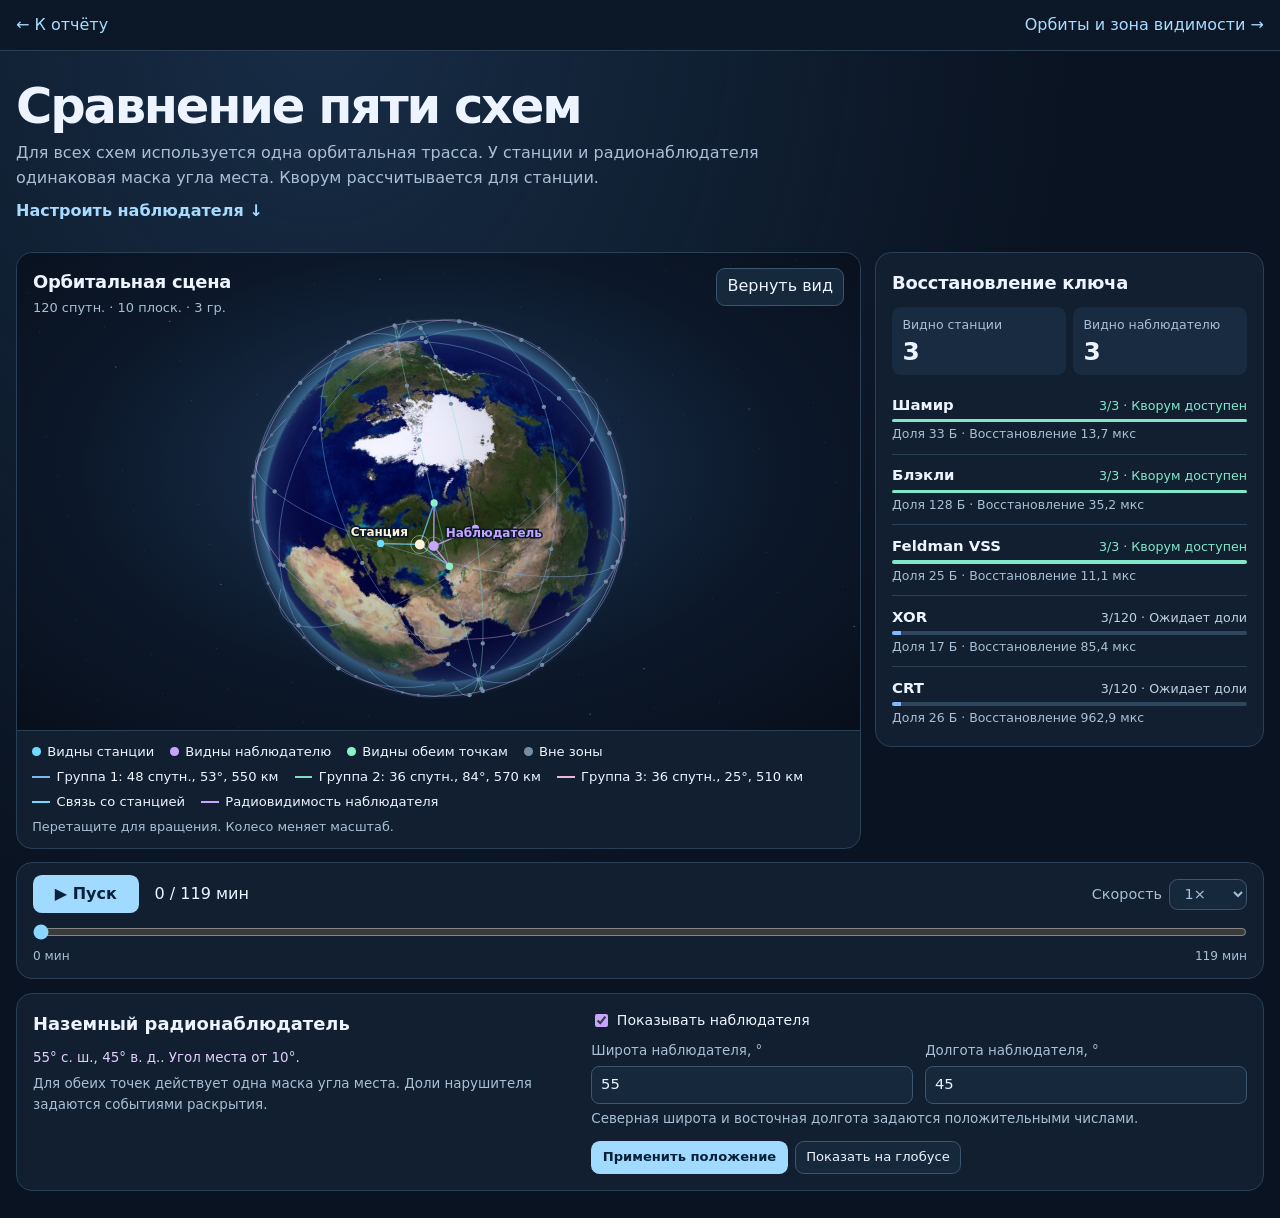
<file: src/satellite_key_management/results/schemes_on_leo_live.html>
<!doctype html>
<html lang="ru">
<head>
<meta charset="utf-8">
<meta name="viewport" content="width=device-width, initial-scale=1">
<title>Сравнение пяти схем · Спутниковая связь</title>
<link rel="stylesheet" href="report.css">
<link rel="stylesheet" href="orbit-player.css">
<script src="orbit-scenario.js" defer></script>
<script src="orbit-player.js" defer></script>
</head>
<body class="orbit-page">
<header class="topbar"><div class="shell wide"><a href="index.html">← К отчёту</a>
<a href="simulation_3d.html">Орбиты и зона видимости →</a></div></header>
<main class="shell wide orbit-main">
  <header class="orbit-heading"><h1>Сравнение пяти схем</h1><p>Для всех схем используется одна орбитальная трасса. У станции и радионаблюдателя одинаковая маска угла места. Кворум рассчитывается для станции.</p>
  <nav aria-label="Настройки визуализации"><a href="#observer-settings">Настроить наблюдателя ↓</a></nav></header>
  <noscript><p>Для воспроизведения включите JavaScript.</p></noscript>
  <div id="orbit-error" role="alert" hidden>Не удалось открыть 3D-сцену.</div>
  <div class="orbit-layout">
    <section class="orbit-panel orbital-scene" aria-label="Трёхмерная сцена">
      <div class="orbit-stage">
        <canvas id="orbit-canvas" tabindex="0" aria-label="Орбиты спутников. Стрелки вращают Землю, плюс и минус меняют масштаб."></canvas>
        <div class="orbit-stage-header">
          <div><h2>Орбитальная сцена</h2><p id="constellation"></p></div>
          <button id="reset-view" type="button">Вернуть вид</button>
        </div>
        <span id="satellite-label" class="satellite-label" hidden></span>
      </div>
      <div class="orbit-scene-footer"><div id="orbit-legend" class="orbit-legend"></div>
        <div id="orbit-group-legend" class="orbit-legend orbit-link-legend" aria-label="Группы орбит"></div>
        <div id="orbit-link-legend" class="orbit-legend orbit-link-legend" aria-label="Линии связи и радиовидимости"></div>
        <p>Перетащите для вращения. Колесо меняет масштаб.</p>
      </div>
    </section>
    <section class="orbit-panel orbit-detail">
      <h2>Восстановление ключа</h2>
      <div id="orbit-metrics"></div>
    </section>
    <section class="orbit-panel orbit-timeline" aria-label="Управление временем">
      <div class="orbit-controls">
        <button id="orbit-play" class="orbit-play" type="button">▶ Пуск</button>
        <output id="orbit-time" for="orbit-seek"></output>
        <label class="orbit-speed">Скорость
          <select id="orbit-speed"><option value="0.5">0,5×</option><option value="1" selected>1×</option><option value="2">2×</option><option value="4">4×</option></select>
        </label>
      </div>
      <input id="orbit-seek" type="range" min="0" step="1" value="0" aria-label="Минута симуляции">
      <div class="orbit-time-range"><span>0 мин</span><span id="orbit-duration"></span></div>
    </section>
  </div>

<section class="orbit-panel orbit-observer" id="observer-settings">
  <div>
    <h2>Наземный радионаблюдатель</h2>
    <p id="observer-position"></p>
    <p>Для обеих точек действует одна маска угла места. Доли нарушителя задаются событиями раскрытия.</p>
  </div>
  <form id="observer-form">
    <label class="observer-toggle"><input name="enabled" type="checkbox" checked> Показывать наблюдателя</label>
    <div class="scenario-fields">
      <label>Широта наблюдателя, ° <input name="lat" type="number" min="-90" max="90" step="any" required></label>
      <label>Долгота наблюдателя, ° <input name="lon" type="number" min="-180" max="180" step="any" required></label>
    </div>
    <p class="scenario-note">Северная широта и восточная долгота задаются положительными числами.</p>
    <div class="scenario-actions">
      <button class="orbit-play" type="submit">Применить положение</button>
      <button type="button" id="show-observer">Показать на глобусе</button>
    </div>
    <output id="observer-message" aria-live="polite"></output>
  </form>
</section>
</main>
<script id="orbit-data" type="application/json">{"config":{"n":120,"planes":6,"altitude":550.0,"inclination":53.0,"lat":55,"lon":37,"mask":10,"k":3,"refresh":0,"rotation":60,"minutes":120,"groups":[{"n":48,"planes":6,"altitude":550,"inclination":53},{"n":36,"planes":2,"altitude":570,"inclination":84},{"n":36,"planes":2,"altitude":510,"inclination":25}]},"observer":{"lat":55,"lon":45},"members":120,"schemes":[{"name":"Шамир","threshold":3,"size":33,"recover_us":13.7},{"name":"Блэкли","threshold":3,"size":128,"recover_us":35.2},{"name":"Feldman VSS","threshold":3,"size":25,"recover_us":11.1},{"name":"XOR","threshold":120,"size":17,"recover_us":85.4},{"name":"CRT","threshold":120,"size":26.0,"recover_us":962.9}],"group_presets":[{"n":48,"planes":6,"altitude":550,"inclination":53},{"n":36,"planes":2,"altitude":570,"inclination":84},{"n":36,"planes":2,"altitude":510,"inclination":25}],"mode":"schemes","texture":"[data-uri]"}</script>
</body>
</html>
</file>
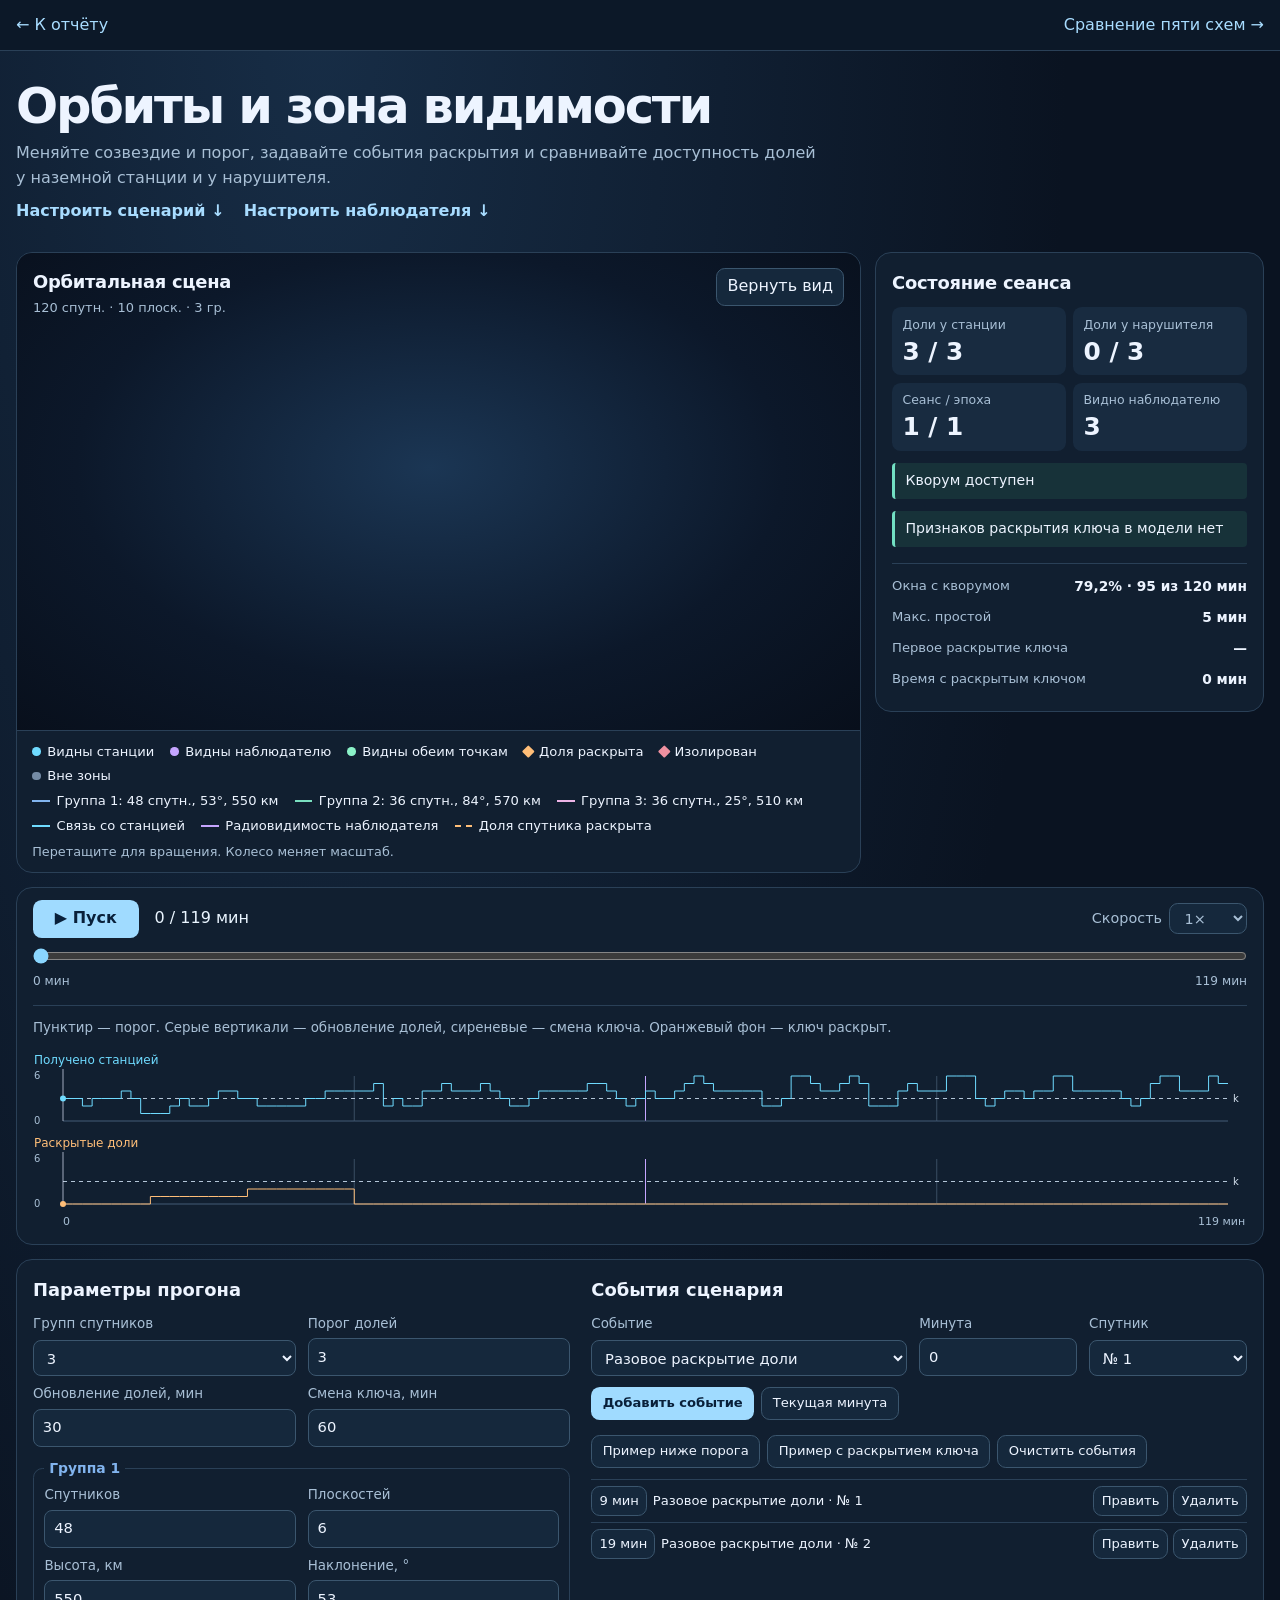
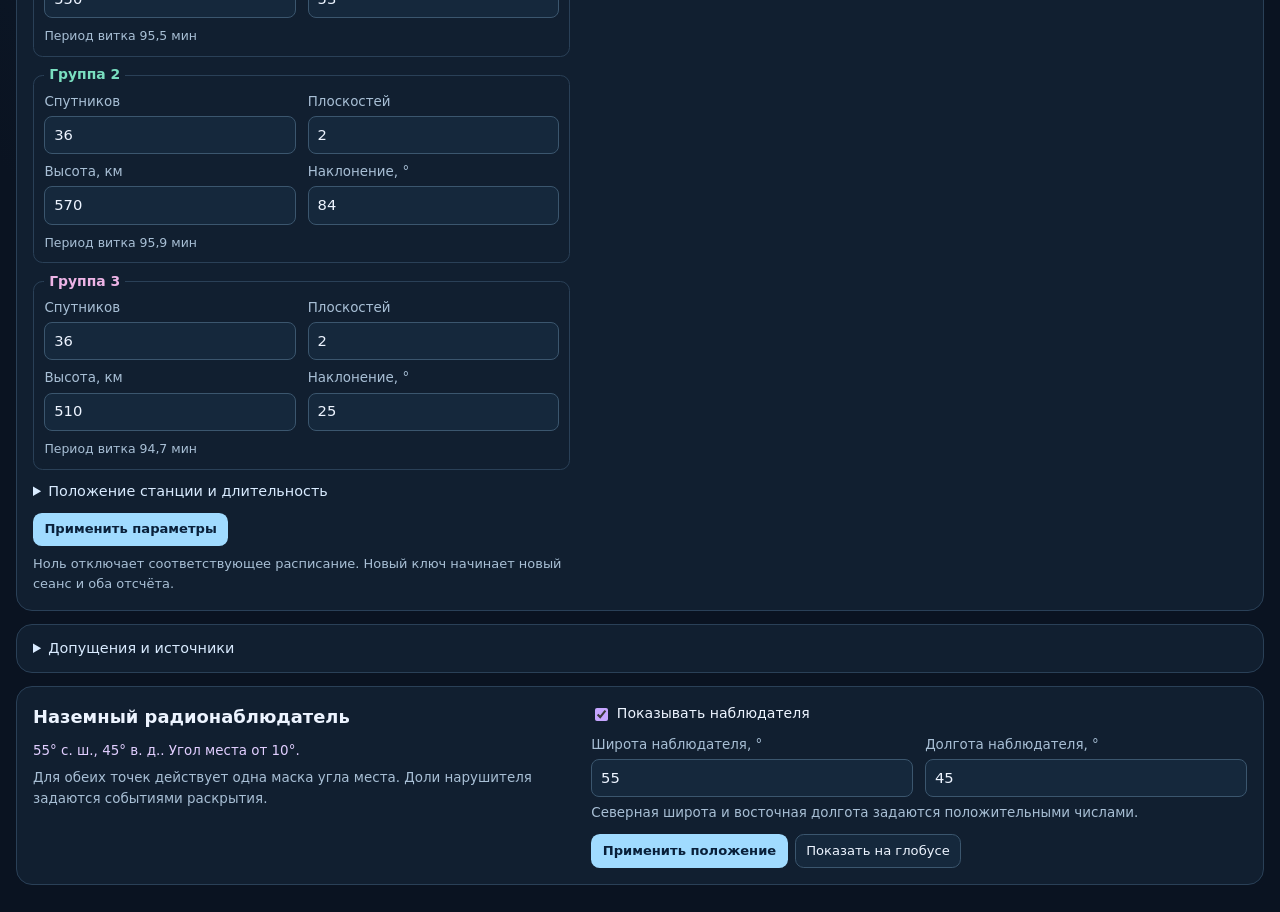
<file: src/satellite_key_management/results/simulation_3d.html>
<!doctype html>
<html lang="ru">
<head>
<meta charset="utf-8">
<meta name="viewport" content="width=device-width, initial-scale=1">
<title>Орбиты и зона видимости · Спутниковая связь</title>
<link rel="stylesheet" href="report.css">
<link rel="stylesheet" href="orbit-player.css">
<script src="orbit-scenario.js" defer></script>
<script src="orbit-player.js" defer></script>
</head>
<body class="orbit-page">
<header class="topbar"><div class="shell wide"><a href="index.html">← К отчёту</a>
<a href="schemes_on_leo_live.html">Сравнение пяти схем →</a></div></header>
<main class="shell wide orbit-main">
  <header class="orbit-heading"><h1>Орбиты и зона видимости</h1><p>Меняйте созвездие и порог, задавайте события раскрытия и сравнивайте доступность долей у наземной станции и у нарушителя.</p>
  <nav aria-label="Настройки визуализации"><a href="#scenario-settings">Настроить сценарий ↓</a><a href="#observer-settings">Настроить наблюдателя ↓</a></nav></header>
  <noscript><p>Для воспроизведения включите JavaScript.</p></noscript>
  <div id="orbit-error" role="alert" hidden>Не удалось открыть 3D-сцену.</div>
  <div class="orbit-layout">
    <section class="orbit-panel orbital-scene" aria-label="Трёхмерная сцена">
      <div class="orbit-stage">
        <canvas id="orbit-canvas" tabindex="0" aria-label="Орбиты спутников. Стрелки вращают Землю, плюс и минус меняют масштаб."></canvas>
        <div class="orbit-stage-header">
          <div><h2>Орбитальная сцена</h2><p id="constellation"></p></div>
          <button id="reset-view" type="button">Вернуть вид</button>
        </div>
        <span id="satellite-label" class="satellite-label" hidden></span>
      </div>
      <div class="orbit-scene-footer"><div id="orbit-legend" class="orbit-legend"></div>
        <div id="orbit-group-legend" class="orbit-legend orbit-link-legend" aria-label="Группы орбит"></div>
        <div id="orbit-link-legend" class="orbit-legend orbit-link-legend" aria-label="Линии связи и радиовидимости"></div>
        <p>Перетащите для вращения. Колесо меняет масштаб.</p>
      </div>
    </section>
    <section class="orbit-panel orbit-detail">
      <h2>Состояние сеанса</h2>
      <div id="orbit-metrics"></div>
    </section>
    <section class="orbit-panel orbit-timeline" aria-label="Управление временем">
      <div class="orbit-controls">
        <button id="orbit-play" class="orbit-play" type="button">▶ Пуск</button>
        <output id="orbit-time" for="orbit-seek"></output>
        <label class="orbit-speed">Скорость
          <select id="orbit-speed"><option value="0.5">0,5×</option><option value="1" selected>1×</option><option value="2">2×</option><option value="4">4×</option></select>
        </label>
      </div>
      <input id="orbit-seek" type="range" min="0" step="1" value="0" aria-label="Минута симуляции">
      <div class="orbit-time-range"><span>0 мин</span><span id="orbit-duration"></span></div>
    </section>
  </div>
<section class="orbit-panel orbit-config" id="scenario-settings"><div>
    <h2>Параметры прогона</h2>
    <form id="scenario-config">
      <div class="scenario-fields">
        <label>Групп спутников <select name="group-count"><option value="1">1</option><option value="2">2</option><option value="3">3</option></select></label>
        <label>Порог долей <input name="k" type="number" min="1" required></label>
        <label>Обновление долей, мин <input name="refresh" type="number" min="0" required></label>
        <label>Смена ключа, мин <input name="rotation" type="number" min="0" required></label>
      </div>
      <div id="orbit-groups"></div>
      <template id="orbit-group-template">
        <fieldset class="orbit-group scenario-fields">
          <legend></legend>
          <label>Спутников <input data-field="n" type="number" min="1" max="256" required></label>
          <label>Плоскостей <input data-field="planes" type="number" min="1" required></label>
          <label>Высота, км <input data-field="altitude" type="number" min="200" max="2000" required></label>
          <label>Наклонение, ° <input data-field="inclination" type="number" min="0" max="180" step="any" required></label>
          <small class="group-period"></small>
        </fieldset>
      </template>
      <details>
        <summary>Положение станции и длительность</summary>
        <div class="scenario-fields">
          <label>Широта, ° <input name="lat" type="number" min="-90" max="90" step="any" required></label>
          <label>Долгота, ° <input name="lon" type="number" min="-180" max="180" step="any" required></label>
          <label>Угол места от, ° <input name="mask" type="number" min="0" max="90" step="any" required></label>
          <label>Длительность, мин <input name="minutes" type="number" min="1" max="1440" required></label>
        </div>
      </details>
      <div class="scenario-actions">
        <button class="orbit-play" type="submit">Применить параметры</button>
        <output id="config-message" aria-live="polite"></output>
      </div>
      <p class="scenario-note">Ноль отключает соответствующее расписание. Новый ключ начинает новый сеанс и оба отсчёта.</p>
    </form>
  </div><div id="scenario-events">
    <h2>События сценария</h2>
    <form id="scenario-event">
      <div class="scenario-fields event-fields">
        <label>Событие <select name="kind">
          <option value="reveal">Разовое раскрытие доли</option>
          <option value="persist">Сохраняющийся доступ к доле</option>
          <option value="isolate">Изолировать спутник</option>
          <option value="restore">Восстановить спутник</option>
          <option value="rotate">Сменить ключ</option>
          <option value="key">Раскрытие ключа целиком</option>
        </select></label>
        <label>Минута <input name="minute" type="number" min="0" required></label>
        <label id="event-node">Спутник <select name="sid" required></select></label>
      </div>
      <div class="scenario-actions">
        <button class="orbit-play" type="submit" id="save-event">Добавить событие</button>
        <button type="button" id="cancel-event" hidden>Отменить правку</button>
        <button type="button" id="event-now">Текущая минута</button>
      </div>
      <output id="event-message" aria-live="polite"></output>
    </form>
    <div class="scenario-actions presets" aria-label="Готовые сценарии">
      <button type="button" data-example="below">Пример ниже порога</button>
      <button type="button" data-example="quorum">Пример с раскрытием ключа</button>
      <button type="button" data-example="empty">Очистить события</button>
    </div>
    <ol class="scenario-log" id="event-log" aria-label="Журнал событий"></ol>
  </div></section><details class="orbit-panel orbit-method">
  <summary>Допущения и источники</summary>
  <p>Сферическая Земля, круговые орбиты и вращение Земли относительно орбит. Первая группа
  использует опубликованный профиль 550 км и 53°. Параметры второй и третьей группы заданы
  для демонстрации. В каждой группе узлы орбит и спутники распределены равномерно. Угол места задаёт геометрическую
  видимость. Предполагается, что за каждую минуту станция получает по одной подлинной доле от
  каждого видимого неизолированного спутника по защищённому каналу. При расчёте кворума накопление
  долей станцией между минутами отсутствует. Радиопотери, задержку и декодирование пакетов
  эта визуализация не моделирует.</p>
  <p>Раскрытия задаются вручную. Доступ к узлу даёт его текущую долю и доли следующих эпох до изоляции или восстановления. Прежние раскрытия учитываются до конца эпохи. В пределах одной минуты сначала происходят изоляция и восстановление, затем ротация или плановое обновление, затем раскрытия. Ротация начинает новый сеанс и новый интервал обновления. Старые доли считаются удалёнными на узлах после смены эпохи.</p>
  <p><a href="https://docs.fcc.gov/public/attachments/fcc-21-48a1.pdf">Профиль 53°</a>
  · <a href="https://ssd.jpl.nasa.gov/astro_par.html">Параметры JPL</a>
  · <a href="https://nssdc.gsfc.nasa.gov/planetary/factsheet/earthfact.html">Радиус Земли NASA</a>
  · <a href="https://pwg.gsfc.nasa.gov/stargaze/Srotfram1.htm">Вращение Земли</a></p>
</details>
<section class="orbit-panel orbit-observer" id="observer-settings">
  <div>
    <h2>Наземный радионаблюдатель</h2>
    <p id="observer-position"></p>
    <p>Для обеих точек действует одна маска угла места. Доли нарушителя задаются событиями раскрытия.</p>
  </div>
  <form id="observer-form">
    <label class="observer-toggle"><input name="enabled" type="checkbox" checked> Показывать наблюдателя</label>
    <div class="scenario-fields">
      <label>Широта наблюдателя, ° <input name="lat" type="number" min="-90" max="90" step="any" required></label>
      <label>Долгота наблюдателя, ° <input name="lon" type="number" min="-180" max="180" step="any" required></label>
    </div>
    <p class="scenario-note">Северная широта и восточная долгота задаются положительными числами.</p>
    <div class="scenario-actions">
      <button class="orbit-play" type="submit">Применить положение</button>
      <button type="button" id="show-observer">Показать на глобусе</button>
    </div>
    <output id="observer-message" aria-live="polite"></output>
  </form>
</section>
</main>
<script id="orbit-data" type="application/json">{"config":{"n":120,"planes":6,"altitude":550.0,"inclination":53.0,"lat":55,"lon":37,"mask":10,"k":3,"refresh":30,"rotation":60,"minutes":120,"groups":[{"n":48,"planes":6,"altitude":550,"inclination":53},{"n":36,"planes":2,"altitude":570,"inclination":84},{"n":36,"planes":2,"altitude":510,"inclination":25}]},"observer":{"lat":55.0,"lon":45.0},"group_presets":[{"n":48,"planes":6,"altitude":550,"inclination":53},{"n":36,"planes":2,"altitude":570,"inclination":84},{"n":36,"planes":2,"altitude":510,"inclination":25}],"mode":"visibility","texture":"[data-uri]"}</script>
</body>
</html>
</file>
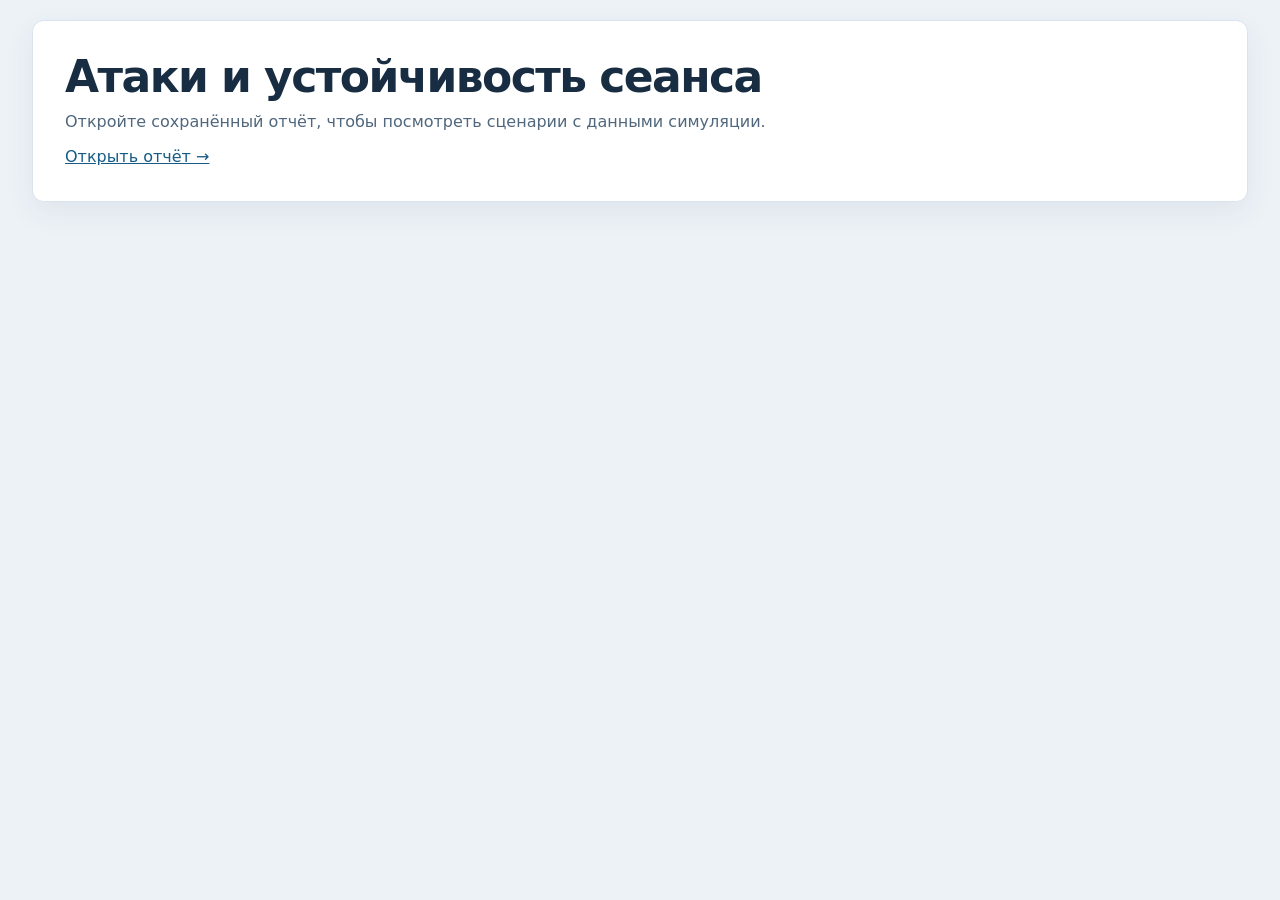
<file: src/satellite_key_management/visualization/attack_dashboard.html>
<!doctype html>
<html lang="ru">
<head>
<meta charset="utf-8">
<meta name="viewport" content="width=device-width,initial-scale=1">
<title>Атаки и устойчивость сеанса</title>
<link rel="stylesheet" href="report.css">
<!-- plotly-script -->
<style>
    .scenario h2, .replay h2 { font-size: 1.1rem; margin: 0; }
    .controls, .legend { display: flex; flex-wrap: wrap; gap: .6rem 1.2rem; align-items: center; }
    .controls { margin: 1rem 0 .75rem; }
    button, select { font: inherit; min-height: 2.5rem; padding: .4rem .65rem; border: 1px solid #a8bdce;
        border-radius: .5rem; color: var(--navy); background: var(--surface); }
    button { cursor: pointer; }
    button[aria-pressed="true"] { border-color: #6dafc7; background: #dff4f8; }
    .legend { margin: .75rem 0; font-size: .85rem; color: var(--muted); }
    .swatch { display: inline-block; width: .9rem; vertical-align: middle; margin-right: .25rem; }
    .exposure { color: #a6530b; }
    .refresh { color: #007889; border-top: 2px dotted; }
    .rotate { color: #6937a0; border-top: 2px dashed; }
    .outage { height: .65rem; background: #e4e9ee; }
    .pair { display: grid; grid-template-columns: repeat(2, minmax(0, 1fr)); gap: 1rem; }
    .scenario { min-width: 0; padding: .9rem; }
    .panel-controls { display: flex; flex-direction: column; gap: .4rem; }
    .panel-controls select { width: 100%; }
    .details { color: var(--muted); font-size: .88rem; }
    .status { display: block; padding: .5rem .65rem; margin: .75rem 0; border-left: 4px solid #3c927e;
        background: #eaf5ef; color: #1d5148; font-weight: 650; }
    .status.reached { background: #fcebec; color: #8c2b36; border-color: #bd404f; }
    .status.waiting { background: #eef1f4; color: #435364; border-color: #788798; }
    .metrics { display: grid; grid-template-columns: repeat(2, minmax(0, 1fr)); gap: .55rem; margin: 0 0 .35rem; }
    .metrics div { border-top: 1px solid var(--line); padding-top: .3rem; }
    .metrics dt { color: var(--muted); font-size: .8rem; }
    .metrics dd { margin: 0; font-weight: 650; font-variant-numeric: tabular-nums; }
    .chart { width: 100%; height: 29rem; }
    .replay { margin-top: 1rem; padding: .9rem 1rem; }
    .replay p { color: var(--muted); }
    @media (max-width: 58rem) { .pair { grid-template-columns: 1fr; } }
</style>
</head>
<body>
<noscript><p class="shell page-heading">Для интерактивного сравнения включите JavaScript.</p></noscript>
<main id="source-view" class="shell" hidden>
    <header class="page-heading"><h1>Атаки и устойчивость сеанса</h1>
    <p>Откройте сохранённый отчёт, чтобы посмотреть сценарии с данными симуляции.</p>
    <p><a id="sample-report">Открыть отчёт →</a></p></header>
</main>
<div id="dashboard-view" hidden>
<header class="topbar"><div class="shell wide"><a href="index.html">← К отчёту</a><strong>Спутниковая связь</strong></div></header>
<main class="shell wide dashboard">
    <header class="page-heading"><h1>Атаки и устойчивость сеанса</h1>
    <p>Два сценария на общей орбитальной трассе. Полоса состояния показывает раскрытие активного ключа до его смены.</p></header>
    <div class="controls">
        <label for="interval">Раскрытие одной доли каждые</label>
        <select id="interval"></select>
        <button type="button" data-interval="15" aria-pressed="false">Сравнить эффект обновления</button>
        <button type="button" data-interval="8" aria-pressed="false">Показать кворум до обновления</button>
    </div>
    <div class="legend" aria-label="События на графиках">
        <span><span class="swatch exposure" aria-hidden="true">◆</span>Раскрыта доля</span>
        <span><span class="swatch refresh" aria-hidden="true"></span>Обновлены доли</span>
        <span><span class="swatch rotate" aria-hidden="true"></span>Сменился ключ</span>
        <span><span class="swatch outage" aria-hidden="true"></span>Простой доставки</span>
    </div>
    <div class="pair">
        <section class="scenario" id="left">
            <div class="panel-controls"><h2><label for="left-policy">Сценарий слева</label></h2><select id="left-policy"></select></div>
            <p class="details"></p><p class="status" aria-live="polite"></p><dl class="metrics"></dl>
            <div class="chart" role="img" aria-label="Раскрытые доли, доставка и состояние ключа в сценарии слева"></div>
        </section>
        <section class="scenario" id="right">
            <div class="panel-controls"><h2><label for="right-policy">Сценарий справа</label></h2><select id="right-policy"></select></div>
            <p class="details"></p><p class="status" aria-live="polite"></p><dl class="metrics"></dl>
            <div class="chart" role="img" aria-label="Раскрытые доли, доставка и состояние ключа в сценарии справа"></div>
        </section>
    </div>
    <section class="replay">
        <h2>Повтор пакета в синтетическом сеансе</h2>
        <p id="replay-result"></p>
        <a href="contacts.html">Журнал приёма пакетов</a>
    </section>
</main>
</div>
<script>
const data = /* dashboard-data */ null;
const policies = {
    fixed: 'Фиксированный порог · без обновления',
    fixed_refresh: 'Фиксированный порог · с обновлением',
    adaptive_refresh: 'Адаптивный порог · с обновлением',
};
const interval = document.getElementById('interval');
const panels = ['left', 'right'].map(id => document.getElementById(id));
const policySelects = panels.map(panel => panel.querySelector('select'));
const presets = document.querySelectorAll('[data-interval]');

function renderChart(target, trial, maxShares) {
    const rows = trial.timeline;
    const times = rows.map(row => row.minute);
    const points = rows.filter(row => row.exposures.length > 0);
    const delivered = rows.filter(row => row.delivered);
    const newEpochs = rows.filter(row => row.event === 'refresh' || row.event === 'rotate');
    const shapes = newEpochs.map(row => ({
        type: 'line', xref: 'x', yref: 'paper', x0: row.minute, x1: row.minute, y0: 0, y1: 1,
        line: row.event === 'refresh' ? {color: '#007889', dash: 'dot', width: 1.5}
                                     : {color: '#6937a0', dash: 'dash', width: 1.5},
    }));
    let outageStart = null;
    for (const row of [...rows, {minute: trial.duration, delivered: true}]) {
        if (!row.delivered) {
            outageStart ??= row.minute;
        } else if (outageStart !== null) {
            shapes.push({type: 'rect', xref: 'x2', yref: 'y2 domain', x0: outageStart, x1: row.minute,
                y0: 0, y1: 1, layer: 'below', fillcolor: '#e4e9ee', line: {width: 0}});
            outageStart = null;
        }
    }
    const first = trial.firstQuorum;
    const traces = [
        {x: times, y: rows.map(row => row.shares), name: 'Раскрытые доли', mode: 'lines',
            line: {shape: 'hv', color: '#a6530b', width: 2.5}},
        {x: times, y: rows.map(row => row.threshold), name: 'Порог k', mode: 'lines',
            line: {shape: 'hv', color: '#263b50', dash: 'dash', width: 2}},
        {x: points.map(row => row.minute), y: points.map(row => row.shares), name: 'Раскрыта доля', mode: 'markers',
            marker: {symbol: 'diamond', color: '#a6530b', size: 8},
            text: points.map(row => `Узлы: ${row.exposures.join(', ')} · эпоха ${row.epoch}`),
            hovertemplate: '%{text}<extra>Раскрытие доли</extra>', showlegend: false},
        {x: first === null ? [] : [first], y: first === null ? [] : [rows[first].shares],
            name: 'Первый кворум', mode: 'markers', marker: {symbol: 'x', size: 15, color: '#bc3345'}},
        {x: times, y: rows.map(row => row.verified), name: 'Проверено долей', mode: 'lines',
            xaxis: 'x2', yaxis: 'y2', line: {shape: 'hv', color: '#2364a0', width: 2}},
        {x: times, y: rows.map(row => row.threshold), name: 'Порог k', mode: 'lines', showlegend: false,
            xaxis: 'x2', yaxis: 'y2', line: {shape: 'hv', color: '#263b50', dash: 'dash', width: 1}},
        {x: delivered.map(row => row.minute), y: delivered.map(row => row.verified), name: 'Пакет доставлен',
            mode: 'markers', xaxis: 'x2', yaxis: 'y2', marker: {color: '#1b8068', size: 7}},
        {x: [...times, trial.duration], y: [...rows, rows.at(-1)].map(row => row.epoch ? Number(row.keyExposed) : null),
            name: 'Активный ключ', showlegend: false, xaxis: 'x3', yaxis: 'y3', mode: 'lines',
            line: {shape: 'hv', color: '#bc3345', width: 2}, fill: 'tozeroy', fillcolor: '#f7c1c7',
            text: [...rows, rows.at(-1)].map(row => row.keyExposed ? 'Ключ раскрыт' : 'Ключ не раскрыт по модели'),
            hovertemplate: '%{text}<extra></extra>'},
    ];
    const timeAxis = {range: [0, trial.duration], fixedrange: true, showgrid: true, gridcolor: '#edf1f5'};
    const sharesAxis = {range: [-.25, maxShares + .6], dtick: maxShares <= 8 ? 1 : undefined, fixedrange: true,
        gridcolor: '#edf1f5', zerolinecolor: '#d5dde5'};
    Plotly.react(target, traces, {
        autosize: true, margin: {l: 88, r: 12, t: 44, b: 43}, showlegend: true,
        legend: {orientation: 'h', y: 1.04, x: 0, font: {size: 11}},
        font: {family: 'system-ui, sans-serif', size: 11, color: '#334d64'}, hovermode: 'closest',
        xaxis: {...timeAxis, anchor: 'y', showticklabels: false},
        xaxis2: {...timeAxis, anchor: 'y2', showticklabels: false},
        xaxis3: {...timeAxis, anchor: 'y3', title: {text: 'Время, мин'}},
        yaxis: {...sharesAxis, domain: [.65, 1], title: {text: 'Раскрытие'}},
        yaxis2: {...sharesAxis, domain: [.32, .57], title: {text: 'Приём'}},
        yaxis3: {domain: [0, .22], range: [-.2, 1.25], tickvals: [0, 1], ticktext: ['Ниже порога', 'Раскрыт'],
            fixedrange: true, zeroline: false, gridcolor: '#edf1f5'},
        shapes,
    }, {displayModeBar: false, responsive: true});
}

function renderPanel(panel, trial, maxShares) {
    const status = panel.querySelector('.status');
    const first = trial.firstQuorum;
    status.className = 'status' + (first !== null ? ' reached' : trial.closestToQuorum === null ? ' waiting' : '');
    status.textContent = first !== null ? `Кворум раскрытых долей · ${first}-я минута`
        : trial.closestToQuorum === null ? 'Сеанс ожидал допустимого порога'
        : `Ниже порога все ${trial.duration} мин`;
    const refresh = trial.refreshInterval === null ? 'Доли без обновления' : `Обновление каждые ${trial.refreshInterval} мин`;
    panel.querySelector('.details').textContent = trial.threat === null ? refresh : `${refresh} · уровень угрозы ${trial.threat}`;
    const metrics = [
        ['Минимум долей до порога', trial.closestToQuorum ?? 'Сеанс не открыт'],
        ['Активный ключ раскрыт', `${trial.exposedMinutes} мин`],
        ['Доставлено пакетов', `${trial.delivered} из ${trial.duration}`],
        ['Максимальный простой', `${trial.longestOutage} мин`],
    ];
    panel.querySelector('.metrics').replaceChildren(...metrics.map(([label, value]) => {
        const item = document.createElement('div');
        const term = document.createElement('dt');
        const count = document.createElement('dd');
        term.textContent = label;
        count.textContent = value;
        item.append(term, count);
        return item;
    }));
    renderChart(panel.querySelector('.chart'), trial, maxShares);
}

function render() {
    const fixedPair = policySelects[0].value === 'fixed' && policySelects[1].value === 'fixed_refresh';
    for (const button of presets) {
        button.setAttribute('aria-pressed', String(fixedPair && interval.value === button.dataset.interval));
    }
    const trials = policySelects.map(select => data.cases[interval.value][select.value]);
    let maxShares = 1;
    for (const trial of trials) {
        for (const row of trial.timeline) maxShares = Math.max(maxShares, row.shares, row.verified, row.threshold ?? 0);
    }
    panels.forEach((panel, index) => renderPanel(panel, trials[index], maxShares));
}

function selectPair(minutes) {
    interval.value = minutes;
    policySelects[0].value = 'fixed';
    policySelects[1].value = 'fixed_refresh';
    render();
}

if (data) {
    document.getElementById('dashboard-view').hidden = false;
    for (const minutes of Object.keys(data.cases)) interval.add(new Option(`${minutes} мин`, minutes));
    for (const select of policySelects) {
        for (const [value, label] of Object.entries(policies)) select.add(new Option(label, value));
    }
    for (const select of [interval, ...policySelects]) select.addEventListener('change', render);
    for (const button of presets) button.addEventListener('click', () => selectPair(button.dataset.interval));
    document.getElementById('replay-result').textContent = data.replay.length
        ? data.replay.map(event => `Пакет №${event.sequence} отклонён как повтор на ${event.minute}-й минуте.`).join(' ')
        : 'Журнал этого прогона пока не содержит проверки повтора.';
    selectPair('15');
} else {
    document.getElementById('sample-report').href = '../results/index.html';
    document.getElementById('source-view').hidden = false;
}
</script>
</body>
</html>
</file>
<file: src/satellite_key_management/results/report.css>
:root {
    color-scheme: light;
    font: 16px/1.55 system-ui, sans-serif;
    color: #182d42;
    background: #edf2f7;
    --surface: #fff;
    --muted: #50677d;
    --line: #d9e3ed;
    --link: #175c86;
    --navy: #142c47;
    --shadow: 0 10px 30px rgba(23, 54, 80, .07);
}

* { box-sizing: border-box; }
body { margin: 0; }
[hidden] { display: none !important; }
a { color: var(--link); }
:focus-visible { outline: 3px solid #338cc0; outline-offset: 4px; }
.shell { width: min(100% - 2rem, 76rem); margin-inline: auto; }
.shell.wide { max-width: 88rem; width: min(100% - 2rem, 88rem); }

.topbar { background: #f9fbfd; border-bottom: 1px solid var(--line); }
.topbar .shell { display: flex; flex-wrap: wrap; align-items: center; justify-content: space-between;
    gap: .4rem 1.5rem; padding-block: .8rem; }
.topbar a { text-decoration: none; }
.topbar a:hover { text-decoration: underline; }
.topbar strong { color: var(--navy); }
.topbar nav { display: flex; flex-wrap: wrap; gap: .45rem 1.3rem; font-size: .9rem; }

.hero { display: grid; grid-template-columns: minmax(0, 1.55fr) minmax(15rem, 1fr); gap: 2rem;
    align-items: center; margin-top: 1.4rem; padding: clamp(1.4rem, 4vw, 3.25rem);
    border-radius: 1rem; color: #fff; background: linear-gradient(115deg, #122840, #214969); }
.hero h1, .page-heading h1 { margin: 0; font-size: clamp(1.85rem, 4.5vw, 3.45rem);
    line-height: 1.08; letter-spacing: -.035em; }
.hero p { margin: .85rem 0 0; max-width: 54ch; color: #d7e5f2; }
.hero .primary { display: inline-block; margin-top: 1.3rem; padding: .62rem 1rem; border-radius: .55rem;
    background: #c3f2fa; color: #102b45; font-weight: 700; text-decoration: none; }
.hero .primary:hover { background: #e5faff; }
.hero dl { margin: 0; border: 1px solid #6c889e; border-radius: .7rem; padding: .85rem 1.1rem; }
.hero dl div { display: flex; justify-content: space-between; align-items: baseline; gap: 1rem; padding: .35rem 0; }
.hero dl div + div { border-top: 1px solid #6c889e; }
.hero dt { color: #e4eef8; font-size: .9rem; }
.hero dd { margin: 0; white-space: nowrap; font-size: 1.3rem; font-weight: 700; font-variant-numeric: tabular-nums; }

.report section { margin-block: 2rem; }
.report h2 { margin: 0 0 .7rem; font-size: clamp(1.25rem, 3vw, 1.75rem); letter-spacing: -.02em; }
.card-grid { display: grid; grid-template-columns: repeat(auto-fit, minmax(min(100%, 15rem), 1fr)); gap: .85rem; }
.card { display: flex; flex-direction: column; padding: 1rem; border: 1px solid var(--line);
    border-radius: .72rem; background: var(--surface); color: inherit; text-decoration: none; box-shadow: var(--shadow); }
.card:hover { border-color: #78afcb; }
.card strong { font-size: 1.05rem; color: var(--link); }
.card span { margin-top: .3rem; color: var(--muted); font-size: .9rem; }
.card img { display: block; width: 100%; height: 8rem; object-fit: contain; border-radius: .35rem;
    margin-bottom: .75rem; background: #fff; }
.gallery { grid-template-columns: repeat(auto-fit, minmax(min(100%, 19rem), 1fr)); }
.data-links { display: flex; flex-wrap: wrap; gap: .65rem; margin: 0; padding: 0; list-style: none; }
.data-links a { display: inline-block; background: var(--surface); border: 1px solid var(--line);
    padding: .48rem .7rem; border-radius: .5rem; text-decoration: none; }
.data-links a:hover { text-decoration: underline; }

.table-card, .page-heading, .plot-frame, .scenario, .replay { background: var(--surface);
    border: 1px solid var(--line); border-radius: .72rem; box-shadow: var(--shadow); }
.table-card { margin: .7rem 0; padding: .85rem 1rem; }
.table-card summary { cursor: pointer; font-weight: 700; color: var(--navy); }
.table-card p { color: var(--muted); }
.table-scroll { overflow-x: auto; }
table { width: 100%; border-collapse: collapse; text-align: left; font-variant-numeric: tabular-nums; }
th, td { border-bottom: 1px solid var(--line); padding: .55rem .65rem; }
thead th { background: #edf4fa; font-size: .86rem; }
tbody tr:last-child td { border-bottom: 0; }

.page-heading { margin-block: 1.25rem 1rem; padding: clamp(1rem, 3vw, 2rem); }
.page-heading h1 { font-size: clamp(1.7rem, 4vw, 2.75rem); }
.page-heading p { max-width: 70ch; margin: .6rem 0 0; color: var(--muted); }
.plot-frame { margin-block: 1rem 2rem; min-width: 0; overflow: hidden; }
.dashboard { padding-bottom: 2rem; }

@media (max-width: 44rem) {
    .hero { grid-template-columns: 1fr; gap: 1rem; }
    .topbar .shell { padding-block: .65rem; }
    .report section { margin-block: 1.4rem; }
}
</file>
<file: src/satellite_key_management/results/orbit-player.css>
.orbit-page {
    color-scheme: dark;
    background: radial-gradient(ellipse at 25% 0, #172d46, transparent 55%), #0a1321;
    color: #edf4ff;
    --surface: #111f30;
    --muted: #a8bfd5;
    --line: #2a4057;
    --link: #a8dcff;
    --navy: #edf4ff;
}
.orbit-page .topbar { background: #0c1828; }
.orbit-main { padding-bottom: 1.7rem; }
.orbit-heading { padding-block: clamp(1rem, 2.5vw, 1.8rem); }
.orbit-heading h1 { margin: 0; font-size: clamp(1.8rem, 4vw, 3.1rem); line-height: 1.05; letter-spacing: -.045em; }
.orbit-heading p { margin: .55rem 0 0; color: var(--muted); max-width: 79ch; }
.orbit-layout { display: grid; grid-template-columns: minmax(0, 1fr) minmax(17.5rem, .46fr); gap: .85rem; align-items: start; }
.orbit-panel { border: 1px solid var(--line); border-radius: 1rem; background: var(--surface); min-width: 0; }
.orbital-scene { overflow: hidden; }
.orbit-stage { position: relative; height: clamp(22rem, 53vh, 40rem); background:
    radial-gradient(ellipse at 49% 45%, #1b3654, #0c182a 58%, #080f1b); }
.orbit-stage canvas { display: block; width: 100%; height: 100%; cursor: grab; touch-action: none; }
.orbit-stage canvas:active { cursor: grabbing; }
.orbit-stage canvas:focus-visible { outline-offset: -4px; }
.orbit-stage-header { position: absolute; top: .9rem; inset-inline: 1rem; display: flex;
    justify-content: space-between; align-items: flex-start; gap: .45rem; pointer-events: none; }
.orbit-stage-header h2, .orbit-detail h2 { margin: 0; font-size: 1.12rem; letter-spacing: -.015em; }
.orbit-stage-header p { margin: .15rem 0 0; font-size: .81rem; color: var(--muted); }
.orbit-stage-header button { pointer-events: auto; }
.orbit-page button, .orbit-page select { font: inherit; background: #15283c; color: inherit;
    border: 1px solid #3b566e; border-radius: .55rem; padding: .35rem .65rem; cursor: pointer; }
.orbit-page button:hover, .orbit-page select:hover { border-color: #80badb; }
.orbit-page button:disabled { opacity: .5; cursor: default; }
.orbit-page :focus-visible { outline: 2px solid #79cfff; }
.satellite-label { position: absolute; left: .85rem; bottom: .75rem; padding: .3rem .65rem;
    background: #0c1828; border: 1px solid var(--line); border-radius: .45rem; font-size: .85rem; pointer-events: none; }
.orbit-scene-footer { padding: .65rem .95rem; border-top: 1px solid var(--line); }
.orbit-scene-footer p { margin: .32rem 0 0; color: var(--muted); font-size: .8rem; }
.orbit-legend { display: flex; flex-wrap: wrap; gap: .25rem 1rem; font-size: .82rem; }
.orbit-legend span { display: inline-flex; align-items: center; gap: .4rem; }
.orbit-legend i { width: .54rem; height: .54rem; border-radius: 50%; background: var(--mark); }
.orbit-legend .diamond { border-radius: 1px; transform: rotate(45deg); }
.orbit-link-legend { margin-top: .3rem; }
.orbit-legend .line-mark { width: 1.12rem; height: 0; border-top: 2px solid var(--mark);
    border-radius: 0; background: none; }
.orbit-legend .line-mark.dashed { border-top-style: dashed; }
.orbit-detail { padding: 1rem; }
.orbit-detail h2 { margin-bottom: .65rem; }
.orbit-stat-list { display: grid; grid-template-columns: repeat(2, minmax(0, 1fr)); margin: 0; gap: .45rem; }
.orbit-stat-list div { background: #182b40; border-radius: .55rem; padding: .45rem .65rem; }
.orbit-stat-list dt { font-size: .78rem; color: var(--muted); }
.orbit-stat-list dd { margin: .05rem 0 0; font-size: clamp(1.15rem, 2vw, 1.55rem); font-weight: 670; font-variant-numeric: tabular-nums; line-height: 1.35; }
.orbit-status { border-inline-start: 3px solid #72e0c3; padding: .45rem .65rem; margin: .75rem 0 0; background: #173239; font-size: .88rem; border-radius: .25rem; }
.orbit-status.exposed { border-color: #ffbc78; background: #372b27; }
.orbit-detail small { color: var(--muted); font-size: .78rem; }
.scheme-list { list-style: none; padding: 0; margin: .52rem 0 0; }
.scheme-list li { display: grid; grid-template-columns: 1fr auto; gap: .13rem .5rem; padding: .62rem 0;
    align-items: baseline; border-bottom: 1px solid var(--line); }
.scheme-list li:last-child { border: 0; padding-bottom: .15rem; }
.scheme-list strong { font-size: .93rem; }
.scheme-list .scheme-state { color: #bfd1e2; font-size: .79rem; }
.scheme-list .ready { color: #80e8c9; }
.scheme-progress { grid-column: 1 / -1; display: block; height: .22rem; background: #30465c; border-radius: .3rem; overflow: hidden; }
.scheme-progress span { display: block; height: 100%; background: #7dbbff; }
.scheme-progress .ready { background: #80e8c9; }
.scheme-meta { grid-column: 1 / -1; }
.orbit-timeline { grid-column: 1 / -1; padding: .75rem 1rem; }
.orbit-controls { display: flex; align-items: center; gap: .65rem 1rem; flex-wrap: wrap; }
.orbit-controls .orbit-play { background: #a0dbff; color: #09203a; border-color: transparent;
    font-weight: 700; min-width: 6.6rem; }
.orbit-speed { display: flex; gap: .45rem; align-items: center; margin-inline-start: auto; color: var(--muted); font-size: .9rem; }
.orbit-controls output { color: #eaf5ff; font-variant-numeric: tabular-nums; }
#orbit-seek { width: 100%; margin: .65rem 0 0; accent-color: #8ad6ff; cursor: pointer; }
.orbit-time-range { display: flex; justify-content: space-between; font-size: .76rem; color: var(--muted); }
#orbit-error { margin-block: 1rem; color: #ffd391; }
@media (max-width: 52rem) {
    .orbit-layout { grid-template-columns: minmax(0, 1fr); }
    .orbit-timeline { grid-row: 2; }
    .orbit-stage { height: clamp(17rem, 50vh, 31rem); }
}
@media (max-width: 28rem) {
    .orbit-stage-header { inset-inline: .65rem; }
    .orbit-stage-header button { font-size: .75rem; }
    .orbit-stage-header h2 { font-size: 1rem; }
    .orbit-speed { margin-inline-start: 0; }
}

.orbit-heading nav { display: flex; flex-wrap: wrap; gap: .3rem 1.2rem; margin-top: .5rem; }
.orbit-heading nav a { text-decoration: none; font-weight: 640; }
.orbit-heading nav a:hover { text-decoration: underline; }
.orbit-state-pair .waiting { background: #242d39; border-color: #889bae; }
.orbit-note { color: #ffcf98; font-size: .85rem; margin: .65rem 0 0; }
.orbit-summary { margin: 1rem 0 0; border-top: 1px solid var(--line); padding-top: .45rem; }
.orbit-summary div { display: flex; justify-content: space-between; gap: .65rem; padding: .3rem 0; }
.orbit-summary dt { color: var(--muted); font-size: .82rem; }
.orbit-summary dd { margin: 0; font-size: .86rem; font-weight: 640; font-variant-numeric: tabular-nums; white-space: nowrap; }
.orbit-tracks { margin: .9rem 0 .15rem; border-top: 1px solid var(--line); padding-top: .75rem; }
.orbit-tracks figcaption { color: var(--muted); font-size: .84rem; margin-bottom: .3rem; }
.orbit-tracks canvas { display: block; width: 100%; height: 186px; }
.orbit-config, .orbit-observer { display: grid; grid-template-columns: minmax(17rem, 1fr) minmax(0, 1.22fr); gap: 1.3rem;
    margin-top: .85rem; padding: 1rem; scroll-margin-top: .8rem; }
.orbit-config > div { min-width: 0; }
.orbit-config h2, .orbit-observer h2 { margin: 0 0 .65rem; font-size: 1.12rem; }
.orbit-observer p, .orbit-observer output { margin: .35rem 0 0; color: var(--muted); font-size: .84rem; }
.orbit-observer #observer-position { color: #e1ceff; font-variant-numeric: tabular-nums; }
.observer-toggle { display: inline-flex; align-items: center; gap: .35rem; margin-bottom: .6rem; font-size: .88rem; }
.observer-toggle input { accent-color: #c5a5ff; }
.scenario-fields { display: grid; grid-template-columns: repeat(2, minmax(0, 1fr)); gap: .5rem .75rem; }
.scenario-fields.event-fields { grid-template-columns: minmax(0, 2fr) repeat(2, minmax(0, 1fr)); }
.scenario-fields label { display: grid; gap: .22rem; color: var(--muted); font-size: .84rem; }
.orbit-page .scenario-fields input, .orbit-page .scenario-fields select {
    display: block; width: 100%; min-width: 0; padding: .42rem .55rem; border: 1px solid #3b566e;
    background: #15283c; border-radius: .5rem; font: inherit; font-size: .92rem; color: #edf4ff; }
.scenario-actions { display: flex; flex-wrap: wrap; align-items: center; gap: .45rem; margin-top: .65rem; }
.scenario-actions .orbit-play { background: #a0dbff; color: #09203a; font-weight: 650; border-color: transparent; }
.scenario-actions button, .scenario-log button { font-size: .82rem; }
.scenario-actions.presets { margin-top: .9rem; }
.orbit-config output, .scenario-note { color: var(--muted); font-size: .81rem; }
.scenario-note { margin: .45rem 0 0; }
.orbit-config details { margin-top: .65rem; }
.orbit-config details .scenario-fields { margin-top: .45rem; }
.orbit-config summary, .orbit-method summary { cursor: pointer; color: #d9ebff; font-size: .9rem; }
.scenario-log { list-style: none; margin: .65rem 0 0; padding: 0; max-height: 17rem; overflow: auto; }
.scenario-log li { display: flex; flex-wrap: wrap; align-items: center; gap: .35rem; border-top: 1px solid var(--line);
    padding: .38rem 0; font-size: .82rem; }
.scenario-log li span { flex: 1; min-width: min(10rem, 100%); }
.scenario-log button { padding: .25rem .45rem; }
.orbit-method { padding: .75rem 1rem; margin-top: .85rem; }
.orbit-method p { color: var(--muted); font-size: .86rem; max-width: 105ch; margin: .6rem 0 0; }
@media (max-width: 52rem) {
    .orbit-config, .orbit-observer { grid-template-columns: minmax(0, 1fr); }
    .orbit-config > div + div { border-top: 1px solid var(--line); padding-top: .8rem; }
}
@media (max-width: 32rem) {
    .scenario-fields.event-fields { grid-template-columns: repeat(2, minmax(0, 1fr)); }
    .event-fields label:first-child { grid-column: 1 / -1; }
}

#orbit-groups { margin-top: .7rem; }
.orbit-group { border: 1px solid var(--line); border-radius: .6rem; min-inline-size: 0; margin: .45rem 0; padding: .35rem .65rem .65rem; }
.orbit-group legend { color: var(--orbit-accent); font-size: .87rem; font-weight: 650; padding-inline: .3rem; }
.group-period { grid-column: 1 / -1; color: var(--muted); font-size: .78rem; }

.contact-progress { margin-top: .8rem; padding-top: .5rem; border-top: 1px solid var(--line); }
.contact-progress h3 { font-size: .92rem; margin: 0 0 .4rem; }
.contact-progress ul { margin: 0; padding: 0; list-style: none; height: 8rem; overflow-y: auto;
    scrollbar-gutter: stable; overscroll-behavior: contain; overflow-anchor: none; }
.contact-progress li { display: flex; flex-wrap: wrap; align-items: center; gap: .2rem .55rem;
    padding: .25rem 0; font-size: .82rem; color: var(--muted); }
.contact-progress progress { flex: 1; min-width: 2.7rem; height: .48rem; accent-color: #c5a5ff; }
.contact-progress small { font-variant-numeric: tabular-nums; }
.contact-disclosed { color: #ffcf98; }
#contact-form { margin-top: .75rem; }

.orbit-contact #exposure-now { block-size: 2lh; overflow: hidden; display: -webkit-box;
    -webkit-box-orient: vertical; -webkit-line-clamp: 2; }
.orbit-contact #key-status { display: flex; align-items: center; min-block-size: 3.6em; }

@media (width > 52rem) {
    /* The globe sets the grid row height. The detail panel scrolls inside that row. */
    .orbit-contact .orbit-detail { align-self: stretch; contain: size; display: flex; flex-direction: column; }
    .orbit-contact #orbit-metrics { display: flex; flex-direction: column; min-height: 0;
        overflow-y: auto; scrollbar-gutter: stable; }
    .orbit-contact #orbit-metrics > * { flex: none; }
    .orbit-contact #orbit-metrics > .contact-progress { flex: 1 0 7rem; display: flex; flex-direction: column; }
    .orbit-contact .contact-progress ul { flex: 1; height: 0; min-height: 0; }
}
</file>
<file: src/satellite_key_management/visualization/report.css>
:root {
    color-scheme: light;
    font: 16px/1.55 system-ui, sans-serif;
    color: #182d42;
    background: #edf2f7;
    --surface: #fff;
    --muted: #50677d;
    --line: #d9e3ed;
    --link: #175c86;
    --navy: #142c47;
    --shadow: 0 10px 30px rgba(23, 54, 80, .07);
}

* { box-sizing: border-box; }
body { margin: 0; }
[hidden] { display: none !important; }
a { color: var(--link); }
:focus-visible { outline: 3px solid #338cc0; outline-offset: 4px; }
.shell { width: min(100% - 2rem, 76rem); margin-inline: auto; }
.shell.wide { max-width: 88rem; width: min(100% - 2rem, 88rem); }

.topbar { background: #f9fbfd; border-bottom: 1px solid var(--line); }
.topbar .shell { display: flex; flex-wrap: wrap; align-items: center; justify-content: space-between;
    gap: .4rem 1.5rem; padding-block: .8rem; }
.topbar a { text-decoration: none; }
.topbar a:hover { text-decoration: underline; }
.topbar strong { color: var(--navy); }
.topbar nav { display: flex; flex-wrap: wrap; gap: .45rem 1.3rem; font-size: .9rem; }

.hero { display: grid; grid-template-columns: minmax(0, 1.55fr) minmax(15rem, 1fr); gap: 2rem;
    align-items: center; margin-top: 1.4rem; padding: clamp(1.4rem, 4vw, 3.25rem);
    border-radius: 1rem; color: #fff; background: linear-gradient(115deg, #122840, #214969); }
.hero h1, .page-heading h1 { margin: 0; font-size: clamp(1.85rem, 4.5vw, 3.45rem);
    line-height: 1.08; letter-spacing: -.035em; }
.hero p { margin: .85rem 0 0; max-width: 54ch; color: #d7e5f2; }
.hero .primary { display: inline-block; margin-top: 1.3rem; padding: .62rem 1rem; border-radius: .55rem;
    background: #c3f2fa; color: #102b45; font-weight: 700; text-decoration: none; }
.hero .primary:hover { background: #e5faff; }
.hero dl { margin: 0; border: 1px solid #6c889e; border-radius: .7rem; padding: .85rem 1.1rem; }
.hero dl div { display: flex; justify-content: space-between; align-items: baseline; gap: 1rem; padding: .35rem 0; }
.hero dl div + div { border-top: 1px solid #6c889e; }
.hero dt { color: #e4eef8; font-size: .9rem; }
.hero dd { margin: 0; white-space: nowrap; font-size: 1.3rem; font-weight: 700; font-variant-numeric: tabular-nums; }

.report section { margin-block: 2rem; }
.report h2 { margin: 0 0 .7rem; font-size: clamp(1.25rem, 3vw, 1.75rem); letter-spacing: -.02em; }
.card-grid { display: grid; grid-template-columns: repeat(auto-fit, minmax(min(100%, 15rem), 1fr)); gap: .85rem; }
.card { display: flex; flex-direction: column; padding: 1rem; border: 1px solid var(--line);
    border-radius: .72rem; background: var(--surface); color: inherit; text-decoration: none; box-shadow: var(--shadow); }
.card:hover { border-color: #78afcb; }
.card strong { font-size: 1.05rem; color: var(--link); }
.card span { margin-top: .3rem; color: var(--muted); font-size: .9rem; }
.card img { display: block; width: 100%; height: 8rem; object-fit: contain; border-radius: .35rem;
    margin-bottom: .75rem; background: #fff; }
.gallery { grid-template-columns: repeat(auto-fit, minmax(min(100%, 19rem), 1fr)); }
.data-links { display: flex; flex-wrap: wrap; gap: .65rem; margin: 0; padding: 0; list-style: none; }
.data-links a { display: inline-block; background: var(--surface); border: 1px solid var(--line);
    padding: .48rem .7rem; border-radius: .5rem; text-decoration: none; }
.data-links a:hover { text-decoration: underline; }

.table-card, .page-heading, .plot-frame, .scenario, .replay { background: var(--surface);
    border: 1px solid var(--line); border-radius: .72rem; box-shadow: var(--shadow); }
.table-card { margin: .7rem 0; padding: .85rem 1rem; }
.table-card summary { cursor: pointer; font-weight: 700; color: var(--navy); }
.table-card p { color: var(--muted); }
.table-scroll { overflow-x: auto; }
table { width: 100%; border-collapse: collapse; text-align: left; font-variant-numeric: tabular-nums; }
th, td { border-bottom: 1px solid var(--line); padding: .55rem .65rem; }
thead th { background: #edf4fa; font-size: .86rem; }
tbody tr:last-child td { border-bottom: 0; }

.page-heading { margin-block: 1.25rem 1rem; padding: clamp(1rem, 3vw, 2rem); }
.page-heading h1 { font-size: clamp(1.7rem, 4vw, 2.75rem); }
.page-heading p { max-width: 70ch; margin: .6rem 0 0; color: var(--muted); }
.plot-frame { margin-block: 1rem 2rem; min-width: 0; overflow: hidden; }
.dashboard { padding-bottom: 2rem; }

@media (max-width: 44rem) {
    .hero { grid-template-columns: 1fr; gap: 1rem; }
    .topbar .shell { padding-block: .65rem; }
    .report section { margin-block: 1.4rem; }
}
</file>
